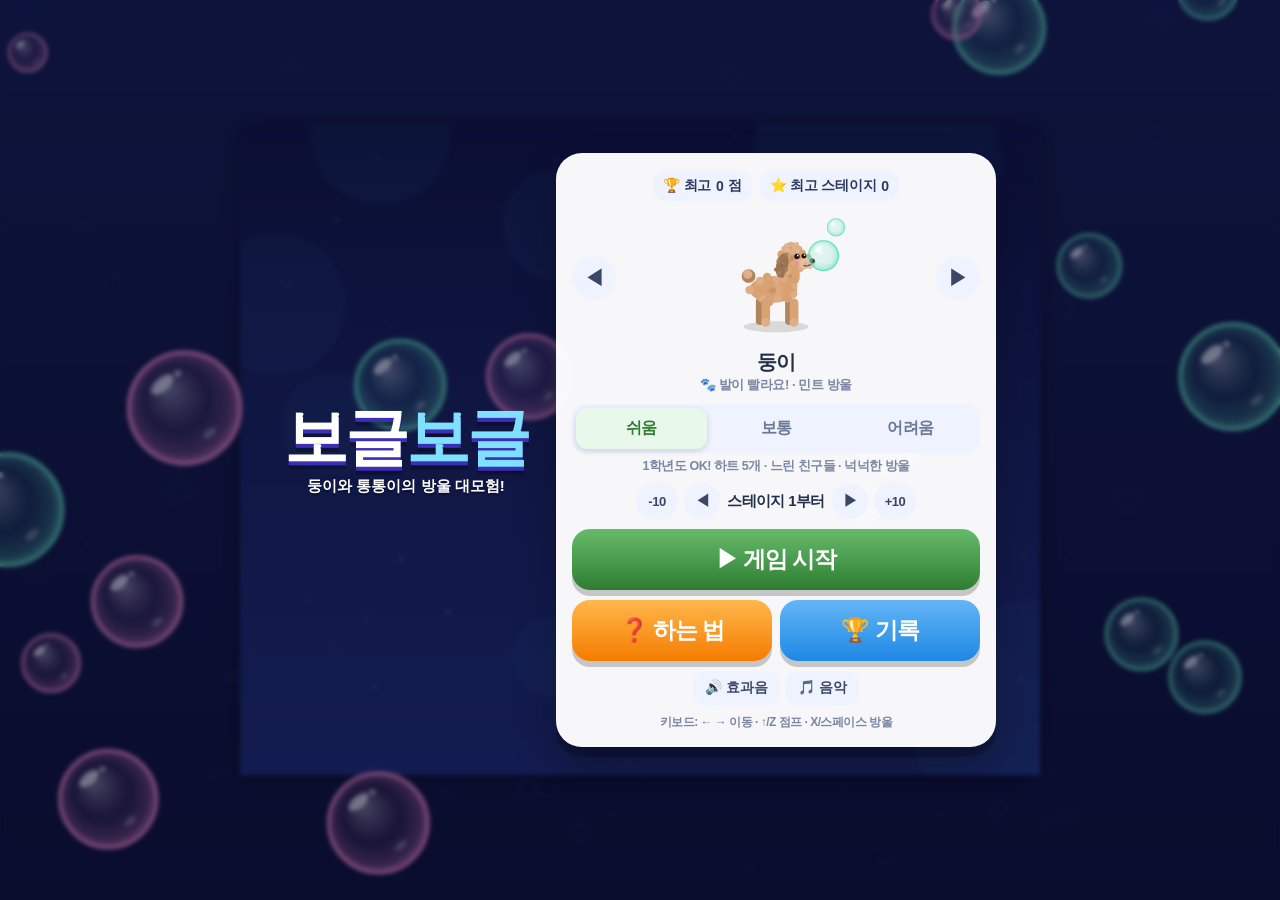
<file: bubble/index.html>
<!DOCTYPE html>
<html lang="ko">
<head>
<meta charset="utf-8">
<meta name="viewport" content="width=device-width,initial-scale=1,maximum-scale=1,user-scalable=no,viewport-fit=cover">
<meta name="theme-color" content="#2b2d7a">
<meta name="apple-mobile-web-app-capable" content="yes">
<meta name="mobile-web-app-capable" content="yes">
<link rel="manifest" href="manifest.webmanifest">
<link rel="apple-touch-icon" href="icon-192.png">
<title>둥이·통통이 보글보글</title>
<style>
*{box-sizing:border-box;margin:0;padding:0;-webkit-tap-highlight-color:transparent}
html,body{width:100%;height:100%;overflow:hidden;background:#1b1d55;font-family:-apple-system,BlinkMacSystemFont,"Apple SD Gothic Neo","Malgun Gothic","Noto Sans KR",sans-serif;color:#fff;user-select:none;-webkit-user-select:none;touch-action:none;overscroll-behavior:none}
canvas#cv{position:fixed;left:0;top:0;width:100vw;height:100vh;height:100dvh;display:block}
#probe{position:fixed;left:0;top:0;width:0;height:0;padding-top:env(safe-area-inset-top);padding-bottom:env(safe-area-inset-bottom);padding-left:env(safe-area-inset-left);padding-right:env(safe-area-inset-right);visibility:hidden;pointer-events:none}
button{font-family:inherit;border:none;cursor:pointer;color:inherit;white-space:nowrap}
.hide{display:none!important}
/* HUD */
#hud{position:fixed;left:0;right:0;top:0;padding:calc(env(safe-area-inset-top) + 6px) 10px 0;pointer-events:none}
#hudRow{display:flex;align-items:center;gap:8px}
#btnPause{pointer-events:auto;width:42px;height:42px;border-radius:14px;background:rgba(255,255,255,.16);font-size:18px;font-weight:900;flex:none}
#hudMid{flex:1;text-align:center;line-height:1.05;min-width:0}
#hScore{font-size:clamp(22px,6.6vw,30px);font-weight:900;letter-spacing:-.5px;text-shadow:0 2px 0 rgba(0,0,0,.35);white-space:nowrap}
#hInfo{font-size:12.5px;font-weight:800;opacity:.85;white-space:nowrap;letter-spacing:-.3px}
#hInfo i{font-style:normal}
#hRight{flex:none;display:flex;flex-direction:column;align-items:flex-end;gap:3px;min-width:42px}
#hHearts{font-size:17px;letter-spacing:-1px;white-space:nowrap;text-align:right}
#hExt{display:flex;gap:2px}
#hExt span{width:17px;height:17px;border-radius:50%;font-size:11px;font-weight:900;display:flex;align-items:center;justify-content:center;background:rgba(255,255,255,.12);color:rgba(255,255,255,.35);box-shadow:inset 0 0 0 1.5px rgba(255,255,255,.25)}
#hExt span.on{color:#fff;box-shadow:inset 0 0 0 1.5px rgba(255,255,255,.8),0 0 6px rgba(255,255,255,.5)}
#banner{position:fixed;left:0;right:0;top:34%;text-align:center;font-weight:900;font-size:clamp(28px,8.5vw,46px);text-shadow:0 3px 0 rgba(0,0,0,.4),0 0 18px rgba(80,120,255,.6);pointer-events:none;opacity:0;letter-spacing:-1px;white-space:nowrap;z-index:5}
#banner small{display:block;font-size:.48em;margin-top:6px;opacity:.95}
#banner.show{animation:ban 1.8s ease-out forwards}
@keyframes ban{0%{opacity:0;transform:scale(.6)}12%{opacity:1;transform:scale(1.12)}22%{transform:scale(1)}80%{opacity:1}100%{opacity:0;transform:translateY(-30px)}}
/* controls */
#ctrl{position:fixed;left:0;right:0;bottom:0;height:calc(env(safe-area-inset-bottom) + 182px);pointer-events:none}
#dpad{position:absolute;left:12px;bottom:calc(env(safe-area-inset-bottom) + 18px);width:min(42vw,190px);height:132px;pointer-events:auto;display:flex;gap:6px;touch-action:none}
#dpad div{flex:1;border-radius:26px;background:linear-gradient(#ffd166,#f4a226);box-shadow:0 7px 0 rgba(0,0,0,.3);display:flex;align-items:center;justify-content:center;font-size:clamp(34px,10vw,46px);font-weight:900;color:#7a4a00;transition:transform .05s}
#dpad div.down{transform:translateY(5px);box-shadow:0 2px 0 rgba(0,0,0,.3);filter:brightness(1.12)}
.abtn{position:absolute;bottom:calc(env(safe-area-inset-bottom) + 18px);width:min(23vw,104px);height:min(23vw,104px);border-radius:50%;pointer-events:auto;font-weight:900;font-size:clamp(16px,4.6vw,20px);letter-spacing:-.5px;display:flex;flex-direction:column;align-items:center;justify-content:center;gap:2px;box-shadow:0 7px 0 rgba(0,0,0,.3);touch-action:none;transition:transform .05s}
.abtn .ic{font-size:clamp(24px,7vw,32px);line-height:1}
.abtn.down{transform:translateY(5px);box-shadow:0 2px 0 rgba(0,0,0,.3);filter:brightness(1.12)}
#btnJump{right:calc(min(23vw,104px) + 18px);background:linear-gradient(#7be38a,#2e9e48)}
#btnSkill{position:absolute;right:calc(min(23vw,104px) + 34px);bottom:calc(env(safe-area-inset-bottom) + 30px + min(23vw,104px));width:68px;height:68px;border-radius:50%;pointer-events:auto;background:linear-gradient(#e6f6ff,#9ad7ff);color:#1a5b8a;font-weight:900;font-size:13px;letter-spacing:-.5px;display:flex;flex-direction:column;align-items:center;justify-content:center;box-shadow:0 5px 0 rgba(0,0,0,.25);touch-action:none;white-space:nowrap;line-height:1.05}
#btnSkill .ic{font-size:24px}
#btnSkill.wait{background:linear-gradient(#cfd6df,#9aa6b4);color:#4a5566;opacity:.8}
#btnSkill.on{background:linear-gradient(#fff,#c7f0ff);animation:pulse .5s infinite alternate}
#btnFire{right:12px;bottom:calc(env(safe-area-inset-bottom) + 52px);background:linear-gradient(#7fd8ff,#2c86e0)}
/* screens */
.screen{position:fixed;inset:0;display:flex;flex-direction:column;align-items:center;justify-content:safe center;overflow-y:auto;-webkit-overflow-scrolling:touch;touch-action:pan-y;padding:calc(env(safe-area-inset-top) + 14px) 16px calc(env(safe-area-inset-bottom) + 14px);background:rgba(10,12,50,.45);backdrop-filter:blur(2px);-webkit-backdrop-filter:blur(2px);z-index:10}
.panel{background:rgba(255,255,255,.97);color:#24304a;border-radius:26px;padding:16px;width:min(92vw,420px);box-shadow:0 10px 0 rgba(0,0,0,.2),0 20px 40px rgba(0,0,0,.3);text-align:center}
.title{font-size:clamp(40px,12.5vw,60px);font-weight:900;letter-spacing:-3px;line-height:1.05;color:#fff;text-shadow:0 4px 0 #3b2fb8,0 8px 0 rgba(0,0,0,.25);white-space:nowrap}
.title span{color:#7fe0ff}
.sub{color:#fff;font-weight:800;margin-top:6px;text-shadow:0 2px 0 rgba(0,0,0,.3);font-size:15px;white-space:nowrap}
.big{width:100%;padding:15px 10px;border-radius:18px;font-size:clamp(19px,5.6vw,23px);font-weight:900;letter-spacing:-1px;box-shadow:0 6px 0 rgba(0,0,0,.2);margin-top:10px}
.big:active{transform:translateY(4px);box-shadow:0 2px 0 rgba(0,0,0,.2)}
.b-go{background:linear-gradient(#66bb6a,#2e7d32);color:#fff}
.b-blue{background:linear-gradient(#64b5f6,#1e88e5);color:#fff}
.b-org{background:linear-gradient(#ffb74d,#f57c00);color:#fff}
.b-gray{background:#e3e8f2;color:#3a4766}
.b-pink{background:linear-gradient(#f48fb1,#d81b60);color:#fff}
.row{display:flex;gap:8px}
.row>*{flex:1}
.stat{display:flex;justify-content:center;gap:8px;margin:2px 0 2px;flex-wrap:nowrap}
.chip{background:#eef3ff;border-radius:12px;padding:6px 10px;font-weight:900;font-size:14px;display:flex;align-items:center;gap:5px;white-space:nowrap;color:#2b3a5e;letter-spacing:-.3px}
#preview{display:block;margin:0 auto;width:150px;height:150px}
.pvRow{display:flex;align-items:center;justify-content:center;gap:6px}
.arrow{width:44px;height:44px;border-radius:50%;background:#eef3ff;color:#3a4766;font-size:20px;font-weight:900}
#pvName{font-weight:900;font-size:20px;margin-top:-4px;letter-spacing:-.5px;white-space:nowrap}
#pvDesc{font-size:13px;font-weight:800;color:#7a86a3;white-space:nowrap;letter-spacing:-.4px}
.seg{display:flex;background:#eef3ff;border-radius:14px;padding:4px;gap:4px}
.seg button{flex:1;padding:10px 0;border-radius:11px;font-weight:900;font-size:16px;color:#6b7896;background:transparent;letter-spacing:-.5px}
.seg button.on{background:#fff;color:#2b3a5e;box-shadow:0 2px 6px rgba(0,0,0,.15)}
#diffSeg button[data-d="0"].on{background:#e8f8ea;color:#2e7d32}
#diffSeg button[data-d="2"].on{background:#ffebee;color:#c62828}
#diffDesc{font-size:12.5px;font-weight:800;color:#7a86a3;margin-top:5px;white-space:nowrap;letter-spacing:-.5px}
#stRow{display:flex;align-items:center;justify-content:center;gap:6px;margin-top:8px;font-weight:900;font-size:15px;white-space:nowrap}
#stRow button{width:36px;height:36px;border-radius:50%;background:#eef3ff;color:#3a4766;font-weight:900;font-size:15px}
#stRow b{min-width:100px;display:inline-block;letter-spacing:-.6px}
#stRow #stPrev10,#stRow #stNext10{width:42px;border-radius:18px;font-size:13px;letter-spacing:-.5px}
.tog{display:flex;gap:6px;justify-content:center;margin-top:10px}
.tog button{background:#eef3ff;color:#3a4766;border-radius:12px;padding:8px 12px;font-weight:900;font-size:14px}
.tog button.off{opacity:.45}
.hint{font-size:12px;color:#7a86a3;margin-top:9px;font-weight:700;white-space:nowrap;letter-spacing:-.5px}
#overScore{font-size:56px;font-weight:900;color:#1e88e5;line-height:1;letter-spacing:-2px}
#toast{position:fixed;left:50%;bottom:24%;transform:translateX(-50%);background:rgba(20,30,60,.9);padding:10px 16px;border-radius:14px;font-weight:900;font-size:15px;opacity:0;transition:opacity .25s;pointer-events:none;z-index:60;white-space:nowrap}
#toast.show{opacity:1}
.rtabs{display:flex;gap:5px;margin-top:8px}
.rtabs button{flex:1;padding:9px 0;border-radius:12px;background:#eef3ff;color:#6b7896;font-weight:900;font-size:13.5px;letter-spacing:-.6px}
.rtabs button.on{background:#1e88e5;color:#fff}
#recList{list-style:none;margin-top:8px;max-height:52vh;overflow-y:auto}
#recList li{display:flex;align-items:center;gap:8px;padding:8px 10px;border-radius:12px;font-weight:800;font-size:15px;white-space:nowrap}
#recList li:nth-child(odd){background:#f2f6ff}
#recList .rk{width:26px;font-weight:900;color:#1e88e5}
#recList .sc{flex:1;text-align:left;font-weight:900;font-size:16px;overflow:hidden;text-overflow:ellipsis}
#recList .cn{color:#6b7896;font-size:12.5px;letter-spacing:-.4px}
#regName{width:100%;font-size:22px;font-weight:900;text-align:center;padding:12px;border-radius:14px;border:3px solid #cfd8ea;margin-top:10px;font-family:inherit;color:#24304a}
#regName:focus{outline:none;border-color:#1e88e5}
.newb{display:inline-block;background:#ff1744;color:#fff;border-radius:8px;padding:2px 8px;font-size:13px;font-weight:900;margin-left:6px;vertical-align:middle;animation:pulse .7s infinite alternate}
@keyframes pulse{to{transform:scale(1.12)}}
/* 가로 화면 (갤럭시탭 등) */
@media (orientation:landscape){
  #menu{flex-direction:row;gap:28px;justify-content:center}
  #menu .title{font-size:clamp(40px,6vw,64px)}
  #menu>.ttl{display:flex;flex-direction:column;align-items:center}
  #menu .panel{margin-top:0!important;width:min(48vw,440px)}
  #ctrl{height:100%}
  #dpad{left:max(14px,env(safe-area-inset-left));width:min(20vw,200px);height:min(30vh,150px);bottom:calc(env(safe-area-inset-bottom) + 22px)}
  .abtn{width:min(10vw,110px);height:min(10vw,110px)}
  #btnFire{right:max(14px,env(safe-area-inset-right));bottom:calc(env(safe-area-inset-bottom) + 22px + min(10vw,110px) + 14px)}
  #btnJump{right:max(14px,env(safe-area-inset-right));bottom:calc(env(safe-area-inset-bottom) + 22px)}
  #btnSkill{right:auto;left:max(20px,env(safe-area-inset-left));bottom:calc(env(safe-area-inset-bottom) + 34px + min(30vh,150px))}
  #hud{padding-left:max(10px,env(safe-area-inset-left));padding-right:max(10px,env(safe-area-inset-right))}
  #hudRow{align-items:flex-start}
  #hudMid{text-align:left;flex:none}
  #hInfo span{display:block;margin-top:2px}
  #hInfo i{display:none}
  #hudRow>#hRight{margin-left:auto}
  #menu{align-items:safe center}
}
@media (orientation:landscape) and (max-height:560px){
  #preview{width:84px;height:84px}
  #menu .stat,#menu .hint{display:none}
  #menu .panel .seg{margin-top:6px!important}
  #stRow{margin-top:4px}
  #stRow button{width:30px;height:30px}
  .tog{margin-top:6px}
  .tog button{padding:6px 10px}
  .big{padding:10px 10px;font-size:18px;margin-top:7px}
  .panel{padding:12px}
  #banner{top:24%}
  .abtn{width:min(13vh,80px);height:min(13vh,80px);font-size:15px}
  .abtn .ic{font-size:22px}
  #btnFire{bottom:calc(env(safe-area-inset-bottom) + 22px + min(13vh,80px) + 12px)}
  #dpad{height:min(28vh,110px);width:min(22vw,180px)}
}
</style>
</head>
<body>
<canvas id="cv"></canvas>
<div id="probe"></div>

<div id="hud" class="hide">
  <div id="hudRow">
    <button id="btnPause" aria-label="일시정지">II</button>
    <div id="hudMid"><div id="hScore">0</div><div id="hInfo">스테이지 1 · 최고 0</div></div>
    <div id="hRight"><div id="hHearts">❤️❤️❤️</div><div id="hExt"></div></div>
  </div>
</div>
<div id="banner"></div>

<div id="ctrl" class="hide">
  <div id="dpad"><div data-k="left">◀</div><div data-k="right">▶</div></div>
  <button class="abtn" id="btnJump"><span class="ic">⤒</span>점프</button>
  <button class="abtn" id="btnFire"><span class="ic">🫧</span>방울</button>
  <button id="btnSkill" class="hide"><span class="ic">👻</span><span id="skillTxt">투명</span></button>
</div>

<!-- MENU -->
<div id="menu" class="screen">
  <div class="ttl"><div class="title">보글<span>보글</span></div>
  <div class="sub">둥이와 통통이의 방울 대모험!</div></div>
  <div class="panel" style="margin-top:14px">
    <div class="stat">
      <div class="chip">🏆 최고 <span id="mBest">0</span>점</div>
      <div class="chip">⭐ 최고 스테이지 <span id="mStage">0</span></div>
    </div>
    <div class="pvRow">
      <button class="arrow" id="pvPrev">◀</button>
      <canvas id="preview" width="300" height="300"></canvas>
      <button class="arrow" id="pvNext">▶</button>
    </div>
    <div id="pvName">둥이</div>
    <div id="pvDesc">발이 빨라요!</div>
    <div class="seg" id="diffSeg" style="margin-top:10px">
      <button data-d="0">쉬움</button><button data-d="1">보통</button><button data-d="2">어려움</button>
    </div>
    <div id="diffDesc"></div>
    <div id="stRow"><button id="stPrev10">-10</button><button id="stPrev">◀</button><b id="stLbl">스테이지 1부터</b><button id="stNext">▶</button><button id="stNext10">+10</button></div>
    <button class="big b-go" id="btnStart">▶ 게임 시작</button>
    <div class="row">
      <button class="big b-org" id="btnHow">❓ 하는 법</button>
      <button class="big b-blue" id="btnRec">🏆 기록</button>
    </div>
    <div class="tog"><button id="tgSnd">🔊 효과음</button><button id="tgBgm">🎵 음악</button></div>
    <div class="hint">키보드: ← → 이동 · ↑/Z 점프 · X/스페이스 방울</div>
  </div>
</div>

<!-- HOW -->
<div id="how" class="screen hide">
  <div class="panel" style="text-align:left">
    <div style="font-size:22px;font-weight:900;text-align:center;white-space:nowrap">❓ 이렇게 해요</div>
    <div style="font-weight:800;font-size:15.5px;line-height:1.65;margin-top:8px;letter-spacing:-.4px">
      🫧 <b>방울</b> 버튼으로 방울을 쏴요<br>
      👾 방울에 맞은 친구는 방울에 갇혀요<br>
      💥 갇힌 방울에 몸을 대면 <b>펑!</b> 터져요<br>
      🍒 터진 자리에서 나온 과일을 먹으면 점수!<br>
      🔗 방울이 붙어 있으면 한꺼번에 터져요 (점수 2배)<br>
      ⤒ <b>점프</b>를 누른 채 방울 위에 떨어지면 통통 튀어요<br>
      ⬇ 바닥 가운데 구멍으로 떨어지면 위에서 나와요<br>
      ⏰ 갇힌 친구는 시간이 지나면 화가 나서 나와요<br>
      🔤 <b>E·X·T·E·N·D</b> 글자 방울 6개를 모으면 하트 +1<br>
      ⚡ <b>번개 방울</b>: 터뜨리면 앞으로 번개가 날아가요<br>
      💧 <b>물 방울</b>: 터뜨리면 물이 쏟아져 친구들을 쓸어가요<br>
      🥛 우유는 <b>👻 투명</b> 버튼: 30초 동안 무적!<br>
      🦄 유니는 <b>날기</b> 버튼을 누르고 있으면 하늘을 날아요<br>
      ⏰ 시계=친구들 멈춤 · ☂️ 우산=스테이지 건너뛰기<br>
      🧪 물약=과일 비 · 👟 운동화=빨라짐 · 🍬 사탕=방울 멀리
    </div>
    <button class="big b-go" id="howBack">알겠어요!</button>
  </div>
</div>

<!-- RECORDS -->
<div id="rec" class="screen hide">
  <div class="panel">
    <div style="font-size:24px;font-weight:900;letter-spacing:-1px;white-space:nowrap">🏆 기록</div>
    <div class="rtabs" id="recTabs"><button data-t="me">📒 내 기록</button><button data-t="0">🌍 쉬움</button><button data-t="1">🌍 보통</button><button data-t="2">🌍 어려움</button></div>
    <ul id="recList"></ul>
    <button class="big b-gray" id="recBack">돌아가기</button>
  </div>
</div>

<!-- GAME OVER -->
<div id="over" class="screen hide">
  <div class="panel">
    <div id="overTitle" style="font-size:24px;font-weight:900;letter-spacing:-1px;white-space:nowrap">앗! 하트가 없어요</div>
    <div style="margin-top:6px;font-weight:800;color:#6b7896" id="overSub">스테이지 1까지 갔어요</div>
    <div id="overScore">0</div>
    <div class="stat" style="margin-top:8px">
      <div class="chip">🏆 최고 <span id="oBest">0</span></div>
    </div>
    <div class="row"><button class="big b-pink" id="btnCont">▶ 이어하기</button><button class="big b-go" id="btnRetry">↻ 다시 하기</button></div>
    <button class="big b-blue" id="btnReg">🏅 랭킹에 이름 올리기</button>
    <button class="big b-gray" id="oMenu">🏠 처음으로</button>
  </div>
</div>

<!-- ENDING -->
<div id="ending" class="screen hide">
  <div class="panel">
    <div style="font-size:26px;font-weight:900;letter-spacing:-1px;white-space:nowrap">🎉 모두 구했어요!</div>
    <canvas id="endCv" width="400" height="200" style="width:200px;height:100px;display:block;margin:6px auto 0"></canvas>
    <div style="font-weight:800;color:#6b7896;font-size:14px;white-space:nowrap;letter-spacing:-.4px">친구들이 100개 스테이지를 다 깼어요</div>
    <div id="endScore" style="font-size:46px;font-weight:900;color:#1e88e5;letter-spacing:-2px;line-height:1.1">0</div>
    <div id="endSub" style="font-weight:800;color:#6b7896;font-size:13px;white-space:nowrap">보통</div>
    <button class="big b-pink" id="endMore">▶ 다음 바퀴 도전 (더 빨라요)</button>
    <button class="big b-blue" id="endFinish">🏅 여기서 끝내고 기록 남기기</button>
  </div>
</div>

<!-- PAUSE -->
<div id="pause" class="screen hide">
  <div class="panel">
    <div style="font-size:26px;font-weight:900">잠깐 쉬는 중</div>
    <button class="big b-go" id="btnResume">▶ 계속하기</button>
    <button class="big b-gray" id="btnQuit">🏠 처음으로</button>
  </div>
</div>

<div id="reg" class="screen hide" style="z-index:26">
  <div class="panel">
    <div style="font-size:22px;font-weight:900;letter-spacing:-.5px;white-space:nowrap">🏅 랭킹 등록</div>
    <div id="regInfo" style="font-weight:800;color:#6b7896;margin-top:4px;white-space:nowrap">12000점 · 보통</div>
    <input id="regName" maxlength="10" placeholder="이름을 써 주세요" autocomplete="off">
    <div class="row"><button class="big b-gray" id="regCancel">취소</button><button class="big b-go" id="regOk">등록하기</button></div>
  </div>
</div>
<div id="exitAsk" class="screen hide" style="z-index:40">
  <div class="panel">
    <div style="font-size:24px;font-weight:900;letter-spacing:-.5px;white-space:nowrap">게임을 종료하시겠습니까?</div>
    <div class="row" style="margin-top:6px"><button class="big b-go" id="exitNo">계속하기</button><button class="big b-gray" id="exitYes">종료</button></div>
  </div>
</div>
<div id="toast"></div>

<script>
'use strict';
/* ================= 기본 ================= */
const $=id=>document.getElementById(id);
const cv=$('cv'), g=cv.getContext('2d');
const COLS=32, ROWS=26, GAP0=14, GAP1=18;
let W=0,H=0,DPR=1,T=12,FX=0,FY=0,LAND=false;
const rand=(a,b)=>a+Math.random()*(b-a);
const clamp=(v,a,b)=>v<a?a:v>b?b:v;
const pick=a=>a[(Math.random()*a.length)|0];

/* ================= 저장 ================= */
const SKEY='bubble_bobble_v1';
const save={char:0,diff:0,best:0,maxStage:[1,1,1],startStage:1,records:[],sound:true,music:true,lastName:'',pending:[]};
try{const s=JSON.parse(localStorage.getItem(SKEY)); if(s) Object.assign(save,s);}catch(e){}
if(!Array.isArray(save.maxStage)) save.maxStage=[1,1,1];
function persist(){try{localStorage.setItem(SKEY,JSON.stringify(save));}catch(e){}}

/* 무한의 계단에서 넣은 얼굴 사진을 같이 씀 (같은 주소라서 그대로 공유) */
const faceImgs={};
try{ const fd=JSON.parse(localStorage.getItem('infinite_stairs_faces'))||{};
  ['dungi','tongtong_king'].forEach(k=>{ if(fd[k]){ const im=new Image(); im.onload=()=>{faceImgs[k]=im; drawPreview();}; im.src=fd[k]; } }); }catch(e){}

/* ================= 그리기 도구 ================= */
function rr(G,x,y,w,h,r){r=Math.max(0,Math.min(r,w/2,h/2));G.beginPath();G.moveTo(x+r,y);G.arcTo(x+w,y,x+w,y+h,r);G.arcTo(x+w,y+h,x,y+h,r);G.arcTo(x,y+h,x,y,r);G.arcTo(x,y,x+w,y,r);G.closePath();}
function box(G,col,x,y,w,h,r){G.fillStyle=col;rr(G,x,y,w,h,r||0);G.fill();}
function circ(G,col,x,y,r){G.fillStyle=col;G.beginPath();G.arc(x,y,r,0,Math.PI*2);G.fill();}
function ell(G,col,x,y,rx,ry,rot){G.fillStyle=col;G.beginPath();G.ellipse(x,y,rx,ry,rot||0,0,Math.PI*2);G.fill();}
function poly(G,col,pts){G.fillStyle=col;G.beginPath();G.moveTo(pts[0],pts[1]);for(let i=2;i<pts.length;i+=2)G.lineTo(pts[i],pts[i+1]);G.closePath();G.fill();}
const shadeCache={};
function shade(hex,amt){
  const k=hex+amt; if(shadeCache[k]) return shadeCache[k];
  let r,gg,b;
  if(hex[0]==='r'){ const m=hex.match(/\d+/g); r=+m[0]; gg=+m[1]; b=+m[2]; }
  else { let c=hex.replace('#',''); if(c.length===3) c=c.split('').map(ch=>ch+ch).join(''); const n=parseInt(c,16); r=n>>16; gg=n>>8&255; b=n&255; }
  if(amt<0){r*=1+amt;gg*=1+amt;b*=1+amt;} else {r+=(255-r)*amt;gg+=(255-gg)*amt;b+=(255-b)*amt;}
  return shadeCache[k]=`rgb(${r|0},${gg|0},${b|0})`;
}
const aCache={};
function hexA(hex,a){ const k=hex+a; if(aCache[k]) return aCache[k]; const n=parseInt(hex.slice(1),16); return aCache[k]=`rgba(${n>>16},${n>>8&255},${n&255},${a})`; }
function star(G,col,x,y,r){G.fillStyle=col;G.beginPath();for(let i=0;i<10;i++){const a=-Math.PI/2+i*Math.PI/5,rr2=i%2?r*0.45:r;G.lineTo(x+Math.cos(a)*rr2,y+Math.sin(a)*rr2);}G.closePath();G.fill();}
function heart(G,col,x,y,r){G.fillStyle=col;G.beginPath();G.moveTo(x,y+r*0.9);G.bezierCurveTo(x-r*1.6,y-r*0.2,x-r*0.6,y-r*1.3,x,y-r*0.4);G.bezierCurveTo(x+r*0.6,y-r*1.3,x+r*1.6,y-r*0.2,x,y+r*0.9);G.fill();}
function curly(G,col,x,y,rx,ry,n,seed){
  ell(G,col,x,y,rx,ry,0);
  for(let k=0;k<n;k++){ const a=k/n*Math.PI*2+seed, q=0.85+0.15*Math.sin(k*2.3+seed); circ(G,k%2?col:shade(col,0.12),x+Math.cos(a)*rx*q,y+Math.sin(a)*ry*q,Math.min(rx,ry)*0.32); }
  for(let k=0;k<n*0.6;k++){ const a=k*2.4+seed, r=0.5*((k*37)%10)/10; circ(G,shade(col,(k%3-1)*0.08),x+Math.cos(a)*rx*r,y+Math.sin(a)*ry*r,Math.min(rx,ry)*0.22); }
}
function terry(G,col,x,y,rx,ry,n,seed){
  ell(G,col,x,y,rx,ry,0);
  for(let k=0;k<n;k++){ const a=k*2.399+seed, r=Math.sqrt(((k*0.618+seed)%1)); const px=x+Math.cos(a)*rx*r*0.92, py=y+Math.sin(a)*ry*r*0.92;
    circ(G,k%3===0?shade(col,0.12):k%3===1?shade(col,-0.06):shade(col,0.04),px,py,Math.min(rx,ry)*0.07); }
}
let curFace=1;
function photoHead(G,id,cx,cy,w,r){
  const im=faceImgs[id]; if(!im) return false;
  G.save(); G.translate(cx,cy); if(curFace<0) G.scale(-1,1);
  rr(G,-w/2,-w/2,w,w,r); G.save(); G.clip(); G.drawImage(im,-w/2,-w/2,w,w); G.restore();
  G.lineWidth=w*0.04; G.strokeStyle='rgba(0,0,0,.25)'; G.stroke(); G.restore(); return true;
}

/* ================= 캐릭터 ================= */
const CHARS=[
  {id:'dungi',name:'둥이',desc:'🐾 발이 빨라요! · 민트 방울',fur:'#d9a273',spd:7.6,jump:22.4,float:false,bub:'#5fe0b5',dog:true,face:'dungi',treat:'bone'},
  {id:'tongtong',name:'통통이',desc:'🐰 점프가 높고 둥실 떠요! · 분홍 방울',fur:'#cbbfaa',spd:6.6,jump:23.6,float:true,bub:'#ff8fc8',plush:true,face:'tongtong_king',treat:'carrot'},
  {id:'bora',name:'보라돌이',desc:'💜 방울이 크고 멀리 가요! · 보라 방울',fur:'#a678e8',spd:7.0,jump:23.0,float:false,bub:'#b57cff',bora:true,face:'bora',treat:'grape',bigBub:1.2},
  {id:'trang',name:'트랑이',desc:'🐊 방울을 빨리빨리 쏴요! · 연두 방울',fur:'#8cc63f',spd:7.2,jump:22.8,float:false,bub:'#8ee04f',trang:true,face:'trang',treat:'fishy',fastFire:0.7},
  {id:'uni',name:'유니',desc:'🦄 하늘을 훨훨 날아요! · 핑크 방울',fur:'#f6b8c6',spd:7.0,jump:22.4,float:false,fly:true,bub:'#f59ae6',uni:true,face:'uni',treat:'strawberry'},
  {id:'milk',name:'우유',desc:'🥛 투명 변신! 30초 동안 무적 · 하늘 방울',fur:'#fbf8f1',spd:7.3,jump:22.6,float:false,bub:'#8fd3ff',milk:true,face:'milk',treat:'milkItem',ghost:true},
];
function drawPlush(G,c,u,t,walk){
  const f=c.fur, dk=shade(f,-0.15), dirt='#a3a68f';
  const hop=Math.abs(walk)*u*0.5;
  G.translate(0,-hop);
  terry(G,dk,-1.0*u,-1.0*u,0.75*u,1.25*u,10,0.3); terry(G,f,1.0*u,-1.0*u,0.8*u,1.3*u,10,0.7);
  G.save(); G.translate(-1.9*u,-5.2*u); G.rotate(0.25-walk*0.3); terry(G,dk,0,1.4*u,0.55*u,1.6*u,9,0.2); G.restore();
  terry(G,f,0,-3.9*u,2.35*u,2.85*u,46,1.1);
  G.save(); G.translate(1.9*u,-5.2*u); G.rotate(-0.25+walk*0.3); terry(G,f,0,1.4*u,0.55*u,1.6*u,9,0.9); G.restore();
  G.save(); G.translate(-0.7*u,-8.6*u); G.rotate(-0.35+Math.sin(t*3)*0.05); terry(G,dk,0,-1.3*u,0.6*u,1.6*u,12,0.5); G.restore();
  const hx=0.3*u, hy=-7.4*u;
  if(faceImgs[c.face]){ photoHead(G,c.face,hx,hy,3.6*u,1.8*u); }
  else {
    terry(G,f,hx,hy,1.85*u,1.75*u,30,2.2);
    circ(G,'#111',hx-0.4*u,hy-0.3*u,0.24*u); circ(G,'#111',hx+0.9*u,hy-0.1*u,0.22*u);
    circ(G,'#fff',hx-0.32*u,hy-0.4*u,0.08*u); circ(G,'#fff',hx+0.98*u,hy-0.2*u,0.07*u);
    G.fillStyle='#c4aaa4'; G.beginPath(); G.moveTo(hx-0.15*u,hy+0.2*u); G.quadraticCurveTo(hx+0.55*u,hy-0.05*u,hx+1.15*u,hy+0.3*u); G.quadraticCurveTo(hx+0.65*u,hy+1.05*u,hx+0.3*u,hy+0.95*u); G.closePath(); G.fill();
    G.strokeStyle='#222'; G.lineWidth=u*0.09; G.lineCap='round'; G.beginPath(); G.moveTo(hx-0.25*u,hy+1.05*u); G.lineTo(hx+0.05*u,hy+1.2*u); G.lineTo(hx+0.3*u,hy+1.0*u); G.lineTo(hx+0.55*u,hy+1.15*u); G.stroke();
    G.globalAlpha=0.35; circ(G,'#ff7aa8',hx+1.15*u,hy+0.45*u,0.3*u); G.globalAlpha=1;
  }
  G.save(); G.translate(hx+1.5*u,hy-0.6*u); G.rotate(-0.35+Math.sin(t*4)*0.08); terry(G,f,0.2*u,1.7*u,0.65*u,1.9*u,14,1.7); ell(G,dirt,0.3*u,3.0*u,0.45*u,0.55*u,0); G.restore();
}
function drawDog(G,c,u,t,walk){
  const f=c.fur, dk=shade(f,-0.18), lt=shade(f,0.15);
  const lw=walk*u*0.8;
  circ(G,dk,-3.0*u,-5.6*u+Math.sin(t*12)*0.25*u,0.75*u); circ(G,lt,-3.1*u,-5.8*u+Math.sin(t*12)*0.25*u,0.5*u);
  box(G,dk,-2.2*u+lw*0.3,-3.0*u,0.9*u,3.0*u,0.4*u); box(G,dk,1.0*u-lw*0.3,-3.0*u,0.9*u,3.0*u,0.4*u);
  curly(G,f,-0.3*u,-3.9*u,2.6*u,1.45*u,14,0.4);
  box(G,f,-1.6*u-lw*0.3,-2.9*u,0.95*u,2.9*u,0.45*u); box(G,f,1.5*u+lw*0.3,-2.9*u,0.95*u,2.9*u,0.45*u);
  circ(G,lt,-1.12*u-lw*0.3,-0.3*u,0.5*u); circ(G,lt,1.97*u+lw*0.3,-0.3*u,0.5*u);
  curly(G,f,1.6*u,-5.4*u,1.0*u,1.3*u,8,1.1);
  const hx=1.9*u, hy=-7.2*u;
  curly(G,f,hx,hy,1.55*u,1.4*u,12,2.0);
  curly(G,lt,hx-0.2*u,hy-1.25*u,0.95*u,0.6*u,8,0.7);
  G.save(); G.translate(hx-1.0*u,hy-0.3*u); G.rotate(0.25+Math.sin(t*3)*0.05); curly(G,shade(f,-0.28),0,1.0*u,0.65*u,1.35*u,8,0.3); G.restore();
  if(faceImgs[c.face]){ photoHead(G,c.face,hx+0.2*u,hy,3.4*u,1.7*u); return; }
  curly(G,shade(f,0.3),hx+1.35*u,hy+0.45*u,0.85*u,0.6*u,7,0.9);
  ell(G,'#2b2220',hx+2.05*u,hy+0.2*u,0.33*u,0.27*u,0); circ(G,'rgba(255,255,255,.6)',hx+2.0*u,hy+0.1*u,0.08*u);
  G.strokeStyle='#5d4037'; G.lineWidth=u*0.12; G.lineCap='round'; G.beginPath(); G.moveTo(hx+1.95*u,hy+0.5*u); G.quadraticCurveTo(hx+1.6*u,hy+0.85*u,hx+1.15*u,hy+0.7*u); G.stroke();
  const bl=((t*1.1)%4)<0.08;
  if(bl){ box(G,'#1b1210',hx+0.15*u,hy-0.35*u,0.5*u,0.12*u); box(G,'#1b1210',hx+0.95*u,hy-0.4*u,0.45*u,0.12*u); }
  else { circ(G,'#1b1210',hx+0.4*u,hy-0.3*u,0.3*u); circ(G,'#1b1210',hx+1.15*u,hy-0.35*u,0.27*u); circ(G,'#fff',hx+0.48*u,hy-0.4*u,0.1*u); circ(G,'#fff',hx+1.22*u,hy-0.45*u,0.09*u); }
  G.globalAlpha=0.3; circ(G,'#ff6b9a',hx+0.5*u,hy+0.45*u,0.3*u); G.globalAlpha=1;
}
/* 보라돌이 — 리안이 그림: 큰 귀 토끼, 동그란 얼굴, 양팔 벌린 별 모양 몸, 배에 동그라미 */
function drawBora(G,c,u,t,walk){
  const m=c.fur, lt='#c9a8f5', dk='#5b3a9e', inner='#f0d2ff', belly='#ece0ff';
  const ol=u*0.2;
  const sh=(x,y,rx,ry,rot,col)=>{ const gr=G.createRadialGradient(x-rx*0.35,y-ry*0.4,Math.min(rx,ry)*0.1,x,y,Math.max(rx,ry)); gr.addColorStop(0,shade(col,0.25)); gr.addColorStop(1,col);
    G.fillStyle=gr; G.beginPath(); G.ellipse(x,y,rx,ry,rot||0,0,Math.PI*2); G.fill(); G.lineWidth=ol; G.strokeStyle=dk; G.stroke(); };
  const line=(pts,w)=>{ G.strokeStyle=dk; G.lineWidth=w||ol; G.lineCap='round'; G.beginPath(); G.moveTo(pts[0],pts[1]); for(let i=2;i<pts.length;i+=2) G.lineTo(pts[i],pts[i+1]); G.stroke(); };
  const bob=Math.abs(walk)*u*0.35, sw=walk*0.32, wave=Math.sin(t*3)*0.06;
  G.translate(0,-bob);
  // 다리 (벌어진 두 다리 + 발바닥 줄)
  for(const sd of [-1,1]){ G.save(); G.translate(sd*0.95*u,-3.1*u); G.rotate(-sd*0.42+(sd>0?-sw:sw));
    sh(0,1.45*u,0.95*u,1.75*u,0,m); G.strokeStyle=dk; G.lineWidth=ol*0.8; G.beginPath(); G.ellipse(0,2.25*u,0.78*u,0.45*u,0,Math.PI*1.05,Math.PI*1.95); G.stroke(); G.restore(); }
  // 팔 (양옆으로 쭉 + 손목 줄)
  for(const sd of [-1,1]){ G.save(); G.translate(sd*1.6*u,-4.95*u); G.rotate(sd*(-0.08)+(sd>0?wave+sw*0.5:-wave-sw*0.5));
    sh(sd*1.45*u,0,1.75*u,0.95*u,0,m); G.strokeStyle=dk; G.lineWidth=ol*0.8; G.beginPath(); G.moveTo(sd*2.35*u,-0.65*u); G.quadraticCurveTo(sd*2.55*u,0,sd*2.35*u,0.65*u); G.stroke(); G.restore(); }
  // 몸통 + 배 동그라미
  sh(0,-4.25*u,2.0*u,1.85*u,0,m);
  G.fillStyle=belly; G.beginPath(); G.arc(0.1*u,-4.05*u,0.85*u,0,Math.PI*2); G.fill(); G.lineWidth=ol*0.9; G.strokeStyle=dk; G.stroke();
  heart(G,'#ff8fc8',0.1*u,-4.05*u,0.32*u);
  // 귀 (크고 둥근 귀 + 안쪽 줄)
  for(const sd of [-1,1]){ G.save(); G.translate(sd*1.35*u,-10.0*u); G.rotate(sd*0.12+Math.sin(t*2.4+sd)*0.05);
    sh(0,0,1.0*u,2.35*u,0,m); G.fillStyle=inner; G.beginPath(); G.ellipse(0,0.25*u,0.5*u,1.55*u,0,0,Math.PI*2); G.fill();
    G.strokeStyle=shade(dk,0.25); G.lineWidth=ol*0.7; G.beginPath(); G.ellipse(0,0.25*u,0.5*u,1.55*u,0,Math.PI*1.05,Math.PI*1.95); G.stroke(); G.restore(); }
  // 머리 (넓고 동그란 얼굴)
  sh(0,-7.25*u,2.75*u,2.2*u,0,m);
  ell(G,'rgba(255,255,255,.22)',-1.0*u,-8.3*u,0.9*u,0.45*u,-0.3);
  // 얼굴 (멀리 떨어진 점 눈, ㅅ 입)
  const fx=0.25*u, fy=-7.3*u, bl=((t*0.9)%4)<0.09;
  if(bl){ line([fx-1.55*u,fy-0.2*u,fx-1.05*u,fy-0.2*u],ol*0.9); line([fx+1.05*u,fy-0.2*u,fx+1.55*u,fy-0.2*u],ol*0.9); }
  else { for(const ex of [-1.3,1.3]){ circ(G,'#2a1a4a',fx+ex*u,fy-0.2*u,0.27*u); circ(G,'#fff',fx+ex*u+0.09*u,fy-0.3*u,0.09*u); } }
  line([fx,fy+0.35*u,fx,fy+0.7*u],ol*0.85); line([fx-0.35*u,fy+0.95*u,fx,fy+0.7*u,fx+0.35*u,fy+0.95*u],ol*0.85);
  G.globalAlpha=0.45; circ(G,'#ff8fc8',fx-1.75*u,fy+0.55*u,0.4*u); circ(G,'#ff8fc8',fx+1.75*u,fy+0.55*u,0.4*u); G.globalAlpha=1;
}
/* 트랑 — 연두색 복슬복슬 악어 인형: 툭 튀어나온 큰 눈(별 반짝), 긴 주둥이·바느질 입·하얀 이빨, 노란 턱받이 */
function fuzzy(G,col,x,y,rx,ry,seed,n){
  n=n||Math.round(18+(rx+ry)*0); const dk=shade(col,-0.12), lt=shade(col,0.18);
  const gr=G.createRadialGradient(x-rx*0.3,y-ry*0.35,Math.min(rx,ry)*0.1,x,y,Math.max(rx,ry)); gr.addColorStop(0,lt); gr.addColorStop(1,col);
  G.fillStyle=gr; G.beginPath(); G.ellipse(x,y,rx,ry,0,0,Math.PI*2); G.fill();
  n=Math.max(n,Math.round((rx+ry)/Math.min(rx,ry)*9)); for(let k=0;k<n;k++){ const a=k/n*Math.PI*2+seed, q=0.97+0.04*Math.sin(k*3.1+seed); circ(G,k%4===0?shade(col,-0.05):col,x+Math.cos(a)*rx*q,y+Math.sin(a)*ry*q,Math.min(rx,ry)*0.1); }
  G.strokeStyle=lt; G.lineWidth=Math.min(rx,ry)*0.04; G.lineCap='round';
  for(let k=0;k<n*1.4;k++){ const a=k*2.399+seed, r=Math.sqrt((k*0.618+seed)%1)*0.85, px=x+Math.cos(a)*rx*r, py=y+Math.sin(a)*ry*r; G.beginPath(); G.moveTo(px,py); G.lineTo(px+Math.cos(a+1)*rx*0.06,py+Math.sin(a+1)*ry*0.06); G.stroke(); }
}
function drawTrang(G,c,u,t,walk){
  const m=c.fur, dk=shade(m,-0.28), pink='#e8a39a';
  const bob=Math.abs(walk)*u*0.35; G.translate(0,-bob);
  // 꼬리
  G.save(); G.translate(-2.4*u,-2.2*u); G.rotate(-0.5+Math.sin(t*5)*0.12); fuzzy(G,shade(m,-0.05),-0.7*u,0,1.2*u,0.6*u,0.3,12); G.restore();
  // 다리
  fuzzy(G,shade(m,-0.06),-1.1*u+walk*0.35*u,-0.95*u,0.95*u,1.0*u,1.1,12);
  fuzzy(G,m,1.0*u-walk*0.35*u,-0.95*u,0.95*u,1.0*u,2.1,12);
  // 몸
  fuzzy(G,m,0,-3.2*u,2.35*u,2.0*u,0.7,22);
  // 팔
  G.save(); G.translate(-2.1*u,-3.9*u); G.rotate(0.55-walk*0.25); fuzzy(G,shade(m,-0.04),0,0.6*u,0.75*u,1.15*u,0.9,10); G.restore();
  G.save(); G.translate(2.15*u,-3.9*u); G.rotate(-0.6+walk*0.25+Math.sin(t*3)*0.08); fuzzy(G,m,0,0.6*u,0.75*u,1.15*u,1.9,10); G.restore();
  // 노란 턱받이 (하얀 테두리 + 연두 점선)
  G.save(); G.translate(0.2*u,-4.75*u);
  G.fillStyle='#fffaf0'; G.beginPath(); G.moveTo(-2.05*u,0); G.quadraticCurveTo(-1.9*u,2.25*u,0,2.35*u); G.quadraticCurveTo(1.9*u,2.25*u,2.05*u,0); G.closePath(); G.fill();
  G.fillStyle='#ffd52e'; G.beginPath(); G.moveTo(-1.7*u,0.05*u); G.quadraticCurveTo(-1.55*u,1.8*u,0,1.9*u); G.quadraticCurveTo(1.55*u,1.8*u,1.7*u,0.05*u); G.closePath(); G.fill();
  G.setLineDash([u*0.22,u*0.18]); G.strokeStyle='#7cc243'; G.lineWidth=u*0.09; G.beginPath(); G.moveTo(-1.9*u,0.1*u); G.quadraticCurveTo(-1.75*u,2.08*u,0,2.15*u); G.quadraticCurveTo(1.75*u,2.08*u,1.9*u,0.1*u); G.stroke(); G.setLineDash([]);
  heart(G,'#3fae5a',0,0.9*u,0.45*u);
  G.restore();
  G.save(); G.translate(0,0.75*u);
  // 머리 + 긴 주둥이
  fuzzy(G,m,1.7*u,-7.0*u,2.6*u,1.55*u,1.4,18);
  fuzzy(G,m,-0.2*u,-7.6*u,2.55*u,2.15*u,0.2,22);
  fuzzy(G,m,1.5*u,-7.05*u,2.3*u,1.35*u,2.6,0);
  // 입 (분홍 바느질 + 하얀 이빨)
  G.strokeStyle=pink; G.lineWidth=u*0.16; G.lineCap='round'; G.lineJoin='round';
  G.beginPath(); G.moveTo(-1.7*u,-6.35*u); G.quadraticCurveTo(1.0*u,-6.2*u,3.2*u,-6.85*u); G.stroke();
  G.beginPath(); G.moveTo(3.2*u,-6.85*u); G.quadraticCurveTo(3.55*u,-7.2*u,3.35*u,-7.55*u); G.stroke();
  for(const tx of [-0.9,0.1,1.1]){ G.fillStyle='#fffdf8'; G.beginPath(); G.moveTo((tx-0.32)*u,-6.28*u+tx*0.02*u); G.quadraticCurveTo(tx*u,-5.35*u,(tx+0.32)*u,-6.28*u-tx*0.02*u); G.closePath(); G.fill(); G.lineWidth=u*0.09; G.strokeStyle=pink; G.stroke(); }
  // 콧구멍·볼 자국
  G.lineWidth=u*0.14; G.strokeStyle=pink;
  G.beginPath(); G.moveTo(3.55*u,-7.75*u); G.lineTo(3.75*u,-7.35*u); G.moveTo(3.9*u,-7.55*u); G.lineTo(4.0*u,-7.15*u); G.stroke();
  G.beginPath(); G.moveTo(-2.15*u,-7.2*u); G.lineTo(-2.0*u,-6.85*u); G.stroke();
  // 툭 튀어나온 큰 눈
  const bl=((t*0.8)%4)<0.08;
  for(const [ex,ey,r] of [[-0.6,-9.35,1.05],[1.55,-9.3,1.0]]){
    fuzzy(G,m,ex*u,(ey+0.35)*u,r*1.15*u,r*0.85*u,ex,12);
    if(bl){ G.strokeStyle='#222'; G.lineWidth=u*0.16; G.beginPath(); G.moveTo((ex-0.55)*u,ey*u); G.quadraticCurveTo(ex*u,(ey+0.3)*u,(ex+0.55)*u,ey*u); G.stroke(); continue; }
    ell(G,'#fff',ex*u,ey*u,r*0.95*u,r*0.75*u,0); G.lineWidth=u*0.06; G.strokeStyle='rgba(0,0,0,.12)'; G.stroke();
    circ(G,'#151515',(ex+0.2)*u,(ey+0.05)*u,r*0.52*u); circ(G,'#fff',(ex+0.02)*u,(ey-0.18)*u,r*0.17*u);
    star(G,'#ffd23f',(ex+0.33)*u,(ey+0.2)*u,r*0.24*u);
  }
  G.restore();
}
/* 유니 — 분홍 유니콘 인형: 긴 목, 노란 뿔, 보라 갈기·꼬리, 감은 눈 웃음, 볼 터치, 하얀 꽃 자수, 작은 날개 */
function drawUni(G,c,u,t,walk){
  const pk=c.fur, pk2=shade(pk,-0.12), pur='#b7a7e3', pur2='#9886cf', ln='#4a2a2a';
  const flying=P&&!P.onGround&&state==='play';
  const bob=Math.abs(walk)*u*0.3+(flying?Math.sin(t*6)*u*0.2:0); G.translate(0,-bob);
  const soft=(x,y,rx,ry,rot,col)=>{ const gr=G.createRadialGradient(x-rx*0.3,y-ry*0.35,Math.min(rx,ry)*0.1,x,y,Math.max(rx,ry)); gr.addColorStop(0,shade(col,0.22)); gr.addColorStop(1,col); G.fillStyle=gr; G.beginPath(); G.ellipse(x,y,rx,ry,rot||0,0,Math.PI*2); G.fill(); };
  // 꼬리
  G.save(); G.translate(-2.2*u,-3.2*u); G.rotate(0.5+Math.sin(t*4)*0.15); soft(-0.5*u,0.9*u,0.75*u,1.6*u,0.3,pur); soft(-0.2*u,0.6*u,0.4*u,1.1*u,0.2,shade(pur,0.15)); G.restore();
  // 다리 (뭉툭한 두 다리)
  soft(-1.0*u-walk*0.3*u,-1.0*u,0.85*u,1.15*u,0,pk2); soft(1.0*u+walk*0.3*u,-1.0*u,0.85*u,1.15*u,0,pk);
  // 몸통
  soft(0,-3.6*u,2.25*u,2.5*u,0,pk);
  // 날개 (날 때 파닥파닥)
  const fl=flying?Math.sin(t*(keys.jump?26:12))*0.55:Math.sin(t*3)*0.12;
  G.save(); G.translate(-1.1*u,-4.9*u); G.rotate(-0.35+fl);
  for(const [wx,wy,wr,wa] of [[-1.5,-0.55,1.15,-0.5],[-1.25,0.05,1.0,-0.2],[-0.95,0.55,0.8,0.1]]){ G.fillStyle='#fff3f7'; G.beginPath(); G.ellipse(wx*u,wy*u,wr*u,wr*0.42*u,wa,0,Math.PI*2); G.fill(); G.strokeStyle='#eaa8bf'; G.lineWidth=u*0.1; G.stroke(); }
  G.restore();
  // 꽃 자수
  const flower=(x,y,r)=>{ for(let k=0;k<5;k++){ const a=k*1.2566-0.3; circ(G,'#fff',x+Math.cos(a)*r*0.6,y+Math.sin(a)*r*0.6,r*0.45); } circ(G,'#f7a6bd',x,y,r*0.3); };
  flower(-0.9*u,-2.4*u,0.55*u); flower(0.3*u,-1.9*u,0.42*u);
  // 몸의 바느질 곡선
  G.strokeStyle=ln; G.lineWidth=u*0.13; G.lineCap='round'; G.beginPath(); G.arc(0.9*u,-3.4*u,0.7*u,-2.2,0.2); G.stroke();
  // 긴 목 + 머리
  soft(0.75*u,-6.6*u,1.35*u,2.2*u,0.15,pk);
  soft(1.3*u,-8.7*u,2.0*u,1.55*u,0,pk);
  soft(2.75*u,-8.2*u,1.35*u,1.2*u,0,pk);
  circ(G,'#ef8fa6',3.35*u,-8.75*u,0.14*u);
  // 갈기 (보라 몽글몽글)
  for(const [mx,my,r] of [[0.3,-10.15,0.62],[-0.35,-9.55,0.68],[-0.6,-8.6,0.66],[-0.6,-7.6,0.6],[-0.4,-6.6,0.55],[-0.15,-5.7,0.5]]){ circ(G,pur,mx*u,my*u,r*u); circ(G,shade(pur,0.18),(mx-0.12)*u,(my-0.15)*u,r*0.45*u); }
  // 귀
  G.save(); G.translate(0.9*u,-10.05*u); G.rotate(0.15); soft(0,0,0.42*u,0.62*u,0,pk2); soft(0,0.05*u,0.2*u,0.38*u,0,'#fbd3de'); G.restore();
  // 노란 뿔
  G.save(); G.translate(1.95*u,-10.0*u); G.rotate(0.35);
  poly(G,'#ffe08a',[-0.38*u,0.15*u,0.38*u,0.15*u,0,-1.35*u]); G.strokeStyle='#e7b84f'; G.lineWidth=u*0.07; G.beginPath(); G.moveTo(-0.25*u,-0.15*u); G.lineTo(0.28*u,-0.35*u); G.moveTo(-0.15*u,-0.55*u); G.lineTo(0.18*u,-0.7*u); G.stroke(); G.restore();
  // 감은 눈 웃음 + 볼 터치
  G.strokeStyle=ln; G.lineWidth=u*0.15; G.beginPath(); G.arc(2.0*u,-9.15*u,0.5*u,0.25,Math.PI-0.25); G.stroke();
  for(let k=0;k<3;k++) box(G,'#f08aa5',(1.75+k*0.28)*u,-8.35*u,0.14*u,0.26*u,0.05*u);
}
/* 우유 — 우유처럼 하얀 복슬 강아지: 쫑긋 세모 귀, 동글 눈, 분홍 혀, 노란 반다나 */
function drawMilk(G,c,u,t,walk){
  const f=c.fur, sh=shade('#e9e1d2',0), lw=walk*u*0.8;
  // 꼬리 (살랑살랑)
  G.save(); G.translate(-2.7*u,-4.4*u); G.rotate(-0.7+Math.sin(t*14)*0.35); curly(G,f,0,-0.8*u,0.55*u,0.95*u,7,0.4); G.restore();
  // 뒷다리
  box(G,sh,-2.0*u+lw*0.3,-2.7*u,0.95*u,2.7*u,0.45*u); box(G,sh,1.0*u-lw*0.3,-2.7*u,0.95*u,2.7*u,0.45*u);
  // 몸
  curly(G,f,-0.2*u,-3.8*u,2.55*u,1.55*u,14,0.9);
  // 앞다리
  box(G,f,-1.5*u-lw*0.3,-2.6*u,1.0*u,2.6*u,0.5*u); box(G,f,1.5*u+lw*0.3,-2.6*u,1.0*u,2.6*u,0.5*u);
  circ(G,'#f3c6cf',-1.0*u-lw*0.3,-0.25*u,0.22*u); circ(G,'#f3c6cf',2.0*u+lw*0.3,-0.25*u,0.22*u);
  // 반다나
  G.fillStyle='#ffd54a'; G.beginPath(); G.moveTo(0.2*u,-5.5*u); G.lineTo(2.9*u,-5.7*u); G.lineTo(1.5*u,-3.9*u); G.closePath(); G.fill();
  G.strokeStyle='#e6b62a'; G.lineWidth=u*0.1; G.stroke();
  for(const [dx,dy] of [[1.2,-5.2],[2.0,-5.3],[1.55,-4.6]]){ G.fillStyle='#fff'; G.beginPath(); G.moveTo(dx*u,(dy-0.22)*u); G.quadraticCurveTo((dx+0.16)*u,dy*u,dx*u,(dy+0.12)*u); G.quadraticCurveTo((dx-0.16)*u,dy*u,dx*u,(dy-0.22)*u); G.fill(); }
  // 머리
  const hx=1.9*u, hy=-7.3*u;
  // 쫑긋 귀
  for(const [ex,rot,col] of [[-0.7,-0.25,sh],[0.6,0.15,f]]){ G.save(); G.translate(hx+ex*u,hy-1.0*u); G.rotate(rot+Math.sin(t*3+ex)*0.05);
    poly(G,col,[-0.55*u,0.3*u,0.55*u,0.3*u,0.05*u,-1.35*u]); poly(G,'#f6c7d2',[-0.28*u,0.15*u,0.3*u,0.15*u,0.04*u,-0.85*u]); G.restore(); }
  curly(G,f,hx,hy,1.65*u,1.45*u,12,1.7);
  curly(G,'#ffffff',hx+1.35*u,hy+0.45*u,0.9*u,0.65*u,7,0.6);
  // 눈·코·혀
  const bl=((t*1.05)%4)<0.08;
  if(bl){ G.strokeStyle='#2a2320'; G.lineWidth=u*0.14; G.lineCap='round'; G.beginPath(); G.moveTo(hx+0.15*u,hy-0.3*u); G.lineTo(hx+0.65*u,hy-0.3*u); G.moveTo(hx+0.95*u,hy-0.35*u); G.lineTo(hx+1.4*u,hy-0.35*u); G.stroke(); }
  else { circ(G,'#2a2320',hx+0.4*u,hy-0.3*u,0.32*u); circ(G,'#2a2320',hx+1.2*u,hy-0.35*u,0.28*u); circ(G,'#fff',hx+0.5*u,hy-0.42*u,0.11*u); circ(G,'#fff',hx+1.28*u,hy-0.46*u,0.1*u); circ(G,'#fff',hx+0.33*u,hy-0.18*u,0.05*u); }
  ell(G,'#2a2320',hx+2.15*u,hy+0.2*u,0.3*u,0.24*u,0); circ(G,'rgba(255,255,255,.6)',hx+2.1*u,hy+0.12*u,0.07*u);
  ell(G,'#ff8fa8',hx+1.6*u,hy+0.95*u,0.22*u,0.3*u,0); G.strokeStyle='#e86d88'; G.lineWidth=u*0.06; G.beginPath(); G.moveTo(hx+1.6*u,hy+0.75*u); G.lineTo(hx+1.6*u,hy+1.05*u); G.stroke();
  G.strokeStyle='#6b5a52'; G.lineWidth=u*0.1; G.beginPath(); G.moveTo(hx+2.05*u,hy+0.45*u); G.quadraticCurveTo(hx+1.85*u,hy+0.8*u,hx+1.5*u,hy+0.72*u); G.stroke();
  G.globalAlpha=0.35; circ(G,'#ff9ab8',hx+0.45*u,hy+0.45*u,0.3*u); G.globalAlpha=1;
}
/* 캐릭터: (x,y)=발 가운데, h=키(타일) */
function drawChar(G,c,x,y,h,face,t,walk){
  G.save(); G.translate(x,y); G.scale(face,1); curFace=face;
  if(c.dog) drawDog(G,c,h/9.3,t,walk); else if(c.bora) drawBora(G,c,h/11.4,t,walk); else if(c.trang) drawTrang(G,c,h/10.6,t,walk); else if(c.uni) drawUni(G,c,h/11.2,t,walk); else if(c.milk) drawMilk(G,c,h/9.6,t,walk); else drawPlush(G,c,h/11.4,t,walk);
  G.restore();
}

/* ================= 방울 ================= */
function drawBubble(G,x,y,r,col,alpha){
  G.save(); if(alpha!==undefined) G.globalAlpha=alpha;
  const gr=G.createRadialGradient(x-r*0.3,y-r*0.35,r*0.05,x,y,r);
  gr.addColorStop(0,'rgba(255,255,255,0.5)'); gr.addColorStop(0.55,hexA(col,0.14)); gr.addColorStop(0.86,hexA(col,0.38)); gr.addColorStop(1,hexA(col,0.8));
  G.fillStyle=gr; G.beginPath(); G.arc(x,y,r,0,Math.PI*2); G.fill();
  G.lineWidth=r*0.07; G.strokeStyle=hexA(col,0.95); G.stroke();
  ell(G,'rgba(255,255,255,.85)',x-r*0.4,y-r*0.42,r*0.24,r*0.12,-0.7);
  circ(G,'rgba(255,255,255,.7)',x-r*0.12,y-r*0.62,r*0.06);
  ell(G,'rgba(255,255,255,.35)',x+r*0.45,y+r*0.45,r*0.14,r*0.07,-0.7);
  G.restore();
}

/* ================= 적 그리기 (c=가운데, s=크기) ================= */
function drawWind(G,s,t,angry,walk,king){
  const body=angry?'#ff5f5f':(king?'#9c7bff':'#ffb347'), dk=shade(body,-0.28), lt=shade(body,0.3);
  // 태엽
  const sp=Math.cos(t*7);
  box(G,'#8d8d99',-s*0.62,-s*0.08,s*0.22,s*0.1,s*0.03);
  G.save(); G.translate(-s*0.66,-s*0.03); G.scale(0.25+Math.abs(sp)*0.75,1);
  G.strokeStyle='#b8b8c8'; G.lineWidth=s*0.08; G.beginPath(); G.ellipse(0,-s*0.15,s*0.07,s*0.13,0,0,Math.PI*2); G.stroke(); G.beginPath(); G.ellipse(0,s*0.15,s*0.07,s*0.13,0,0,Math.PI*2); G.stroke(); G.restore();
  // 발
  const st=Math.sin(walk)*s*0.09;
  box(G,dk,-s*0.36+st,s*0.3,s*0.3,s*0.18,s*0.08); box(G,dk,s*0.08-st,s*0.3,s*0.3,s*0.18,s*0.08);
  // 몸
  const gr=G.createLinearGradient(0,-s*0.5,0,s*0.38); gr.addColorStop(0,lt); gr.addColorStop(1,body);
  G.fillStyle=gr; rr(G,-s*0.45,-s*0.46,s*0.9,s*0.84,s*0.3); G.fill();
  G.lineWidth=s*0.05; G.strokeStyle=dk; G.stroke();
  box(G,dk,-s*0.45,s*0.08,s*0.9,s*0.1,0); circ(G,'#ffe066',-s*0.12,s*0.13,s*0.05); circ(G,'#7fe0ff',s*0.08,s*0.13,s*0.05);
  // 안테나
  G.strokeStyle=dk; G.lineWidth=s*0.05; G.beginPath(); G.moveTo(s*0.05,-s*0.46); G.lineTo(s*0.08,-s*0.62); G.stroke(); circ(G,angry?'#ffeb3b':'#ff5f8f',s*0.08,-s*0.66,s*0.08);
  // 눈
  circ(G,'#fff',s*0.05,-s*0.15,s*0.15); circ(G,'#fff',s*0.3,-s*0.15,s*0.13);
  circ(G,'#1b1b2f',s*0.1,-s*0.14,s*0.07); circ(G,'#1b1b2f',s*0.34,-s*0.14,s*0.065);
  circ(G,'#fff',s*0.12,-s*0.17,s*0.025);
  if(angry){ G.strokeStyle='#5a0000'; G.lineWidth=s*0.06; G.lineCap='round'; G.beginPath(); G.moveTo(-s*0.08,-s*0.36); G.lineTo(s*0.17,-s*0.27); G.moveTo(s*0.44,-s*0.34); G.lineTo(s*0.24,-s*0.27); G.stroke(); }
  // 입
  G.strokeStyle='#5d2e0f'; G.lineWidth=s*0.045; G.lineCap='round'; G.beginPath();
  if(angry){ G.moveTo(s*0.1,s*0.02); G.lineTo(s*0.32,s*0.0); } else G.arc(s*0.2,-s*0.02,s*0.07,0.2,Math.PI-0.2);
  G.stroke();
  if(king){ const cy=-s*0.48; poly(G,'#ffd600',[-s*0.3,cy,s*0.36,cy,s*0.42,cy-s*0.3,s*0.2,cy-s*0.12,s*0.03,cy-s*0.34,-s*0.14,cy-s*0.12,-s*0.36,cy-s*0.3]); circ(G,'#e53935',s*0.03,cy-s*0.06,s*0.05); }
}
function drawGhost(G,s,t,angry){
  const col=angry?'#ff8a8a':'#e9e4ff', dk=angry?'#c62828':'#9d8fe0';
  const bob=Math.sin(t*5)*s*0.04;
  G.translate(0,bob);
  G.fillStyle=col; G.beginPath(); G.arc(0,-s*0.05,s*0.45,Math.PI,0);
  const n=4; for(let i=0;i<=n;i++){ const x=s*0.45-i*(s*0.9/n); const y=s*0.4+((i+Math.floor(t*6))%2?-s*0.08:s*0.02); G.lineTo(x,y); }
  G.closePath(); G.fill(); G.lineWidth=s*0.05; G.strokeStyle=dk; G.stroke();
  ell(G,'rgba(255,255,255,.7)',-s*0.2,-s*0.3,s*0.12,s*0.07,-0.6);
  circ(G,'#2b2350',s*0.05,-s*0.08,s*0.08); circ(G,'#2b2350',s*0.27,-s*0.08,s*0.075);
  circ(G,'#fff',s*0.07,-s*0.11,s*0.025); circ(G,'#fff',s*0.29,-s*0.11,s*0.025);
  G.globalAlpha=.45; circ(G,'#ff6fa8',-s*0.06,s*0.08,s*0.07); circ(G,'#ff6fa8',s*0.38,s*0.08,s*0.06); G.globalAlpha=1;
  if(angry){ G.strokeStyle='#5a0000'; G.lineWidth=s*0.05; G.beginPath(); G.moveTo(-s*0.05,-s*0.25); G.lineTo(s*0.12,-s*0.18); G.moveTo(s*0.38,-s*0.25); G.lineTo(s*0.22,-s*0.18); G.stroke(); }
  G.strokeStyle='#2b2350'; G.lineWidth=s*0.04; G.beginPath(); G.arc(s*0.16,s*0.08,s*0.06,angry?Math.PI+0.3:0.3,angry?-0.3:Math.PI-0.3); G.stroke();
}
function drawCat(G,s,t,angry,walk){
  const col=angry?'#ff7a7a':'#8f8fc9', dk=shade(col,-0.3), lt=shade(col,0.35);
  const st=Math.sin(walk)*s*0.08;
  // 꼬리
  G.strokeStyle=col; G.lineWidth=s*0.12; G.lineCap='round'; G.beginPath(); G.moveTo(-s*0.35,s*0.15); G.quadraticCurveTo(-s*0.7,s*0.0+Math.sin(t*6)*s*0.08,-s*0.58,-s*0.35); G.stroke();
  ell(G,dk,-s*0.2+st,s*0.38,s*0.13,s*0.08,0); ell(G,dk,s*0.2-st,s*0.38,s*0.13,s*0.08,0);
  ell(G,col,0,s*0.12,s*0.4,s*0.3,0);
  ell(G,lt,s*0.05,s*0.2,s*0.22,s*0.16,0);
  // 머리
  poly(G,col,[-s*0.3,-s*0.3,-s*0.24,-s*0.68,s*0.0,-s*0.42]); poly(G,col,[s*0.4,-s*0.3,s*0.42,-s*0.68,s*0.16,-s*0.44]);
  poly(G,'#ffb3c7',[-s*0.24,-s*0.36,-s*0.21,-s*0.58,-s*0.08,-s*0.42]); poly(G,'#ffb3c7',[s*0.36,-s*0.36,s*0.38,-s*0.58,s*0.22,-s*0.44]);
  ell(G,col,s*0.06,-s*0.22,s*0.4,s*0.3,0);
  // 얼굴 (심술)
  ell(G,'#fff8c4',-s*0.07,-s*0.24,s*0.1,s*0.08,0); ell(G,'#fff8c4',s*0.2,-s*0.24,s*0.1,s*0.08,0);
  ell(G,'#222',-s*0.05,-s*0.23,s*0.03,s*0.07,0); ell(G,'#222',s*0.22,-s*0.23,s*0.03,s*0.07,0);
  G.strokeStyle=angry?'#5a0000':dk; G.lineWidth=s*0.05; G.lineCap='round'; G.beginPath(); G.moveTo(-s*0.18,-s*0.38); G.lineTo(s*0.02,-s*0.32); G.moveTo(s*0.32,-s*0.38); G.lineTo(s*0.13,-s*0.32); G.stroke();
  poly(G,'#ff7aa0',[s*0.04,-s*0.13,s*0.1,-s*0.13,s*0.07,-s*0.09]);
  G.strokeStyle='#333'; G.lineWidth=s*0.025; G.beginPath(); G.moveTo(s*0.0,-s*0.04); G.quadraticCurveTo(s*0.07,-s*0.09,s*0.14,-s*0.04); G.stroke();
  G.beginPath(); G.moveTo(s*0.28,-s*0.12); G.lineTo(s*0.5,-s*0.16); G.moveTo(s*0.28,-s*0.08); G.lineTo(s*0.5,-s*0.06); G.moveTo(-s*0.14,-s*0.12); G.lineTo(-s*0.34,-s*0.16); G.stroke();
}
function drawCloud(G,s,t){
  const c='#4a4e6e', c2='#5f6488';
  G.globalAlpha=0.95;
  circ(G,c,-s*0.32,s*0.08,s*0.28); circ(G,c,s*0.32,s*0.08,s*0.28); circ(G,c2,0,-s*0.12,s*0.4); circ(G,c,-s*0.05,s*0.15,s*0.32);
  G.globalAlpha=1;
  circ(G,'#fff',-s*0.14,-s*0.05,s*0.1); circ(G,'#fff',s*0.16,-s*0.05,s*0.1); circ(G,'#ff3d3d',-s*0.12,-s*0.04,s*0.05); circ(G,'#ff3d3d',s*0.18,-s*0.04,s*0.05);
  G.strokeStyle='#1b1b2f'; G.lineWidth=s*0.06; G.beginPath(); G.moveTo(-s*0.28,-s*0.22); G.lineTo(-s*0.04,-s*0.13); G.moveTo(s*0.3,-s*0.22); G.lineTo(s*0.06,-s*0.13); G.stroke();
  if(((t*3)|0)%2){ poly(G,'#ffeb3b',[s*0.05,s*0.32,-s*0.1,s*0.62,s*0.04,s*0.6,-s*0.06,s*0.85,s*0.2,s*0.5,s*0.06,s*0.52,s*0.15,s*0.32]); }
}
function drawSpring(G,s,t,angry,sq){
  const col=angry?'#ff6b6b':'#4fd18b', dk=shade(col,-0.3), lt=shade(col,0.35);
  const k=1-(sq||0)*1.6;
  // 스프링
  G.strokeStyle='#c9ced8'; G.lineWidth=s*0.07; G.lineCap='round'; G.beginPath();
  const top=s*0.12, bot=s*0.48, h=(bot-top)*k; for(let i=0;i<=6;i++){ const y=bot-h*i/6, x=(i%2?1:-1)*s*0.16; i?G.lineTo(x,y):G.moveTo(0,bot); } G.stroke();
  box(G,'#9aa0ad',-s*0.22,bot-s*0.03,s*0.44,s*0.08,s*0.03);
  const by=bot-h-s*0.22;
  ell(G,col,0,by,s*0.4,s*0.34*(2-k),0); ell(G,lt,-s*0.12,by-s*0.14,s*0.12,s*0.07,-0.5);
  circ(G,'#fff',s*0.12,by-s*0.04,s*0.17); circ(G,'#1b1b2f',s*0.17,by-s*0.03,s*0.08); circ(G,'#fff',s*0.19,by-s*0.07,s*0.03);
  if(angry){ G.strokeStyle='#5a0000'; G.lineWidth=s*0.06; G.beginPath(); G.moveTo(-s*0.04,by-s*0.26); G.lineTo(s*0.24,by-s*0.18); G.stroke(); }
  G.strokeStyle=dk; G.lineWidth=s*0.045; G.beginPath(); G.arc(s*0.1,by+s*0.14,s*0.07,0.2,Math.PI-0.2); G.stroke();
  poly(G,dk,[-s*0.1,by-s*0.32,-s*0.02,by-s*0.48,s*0.06,by-s*0.31]);
}
function drawFoe(G,f,cx,cy,s,t){
  G.save(); G.translate(cx,cy); G.scale(f.dir||1,1);
  const walk=f.walk||0;
  if(f.type==='wind') drawWind(G,s,t,f.angry,walk,false);
  else if(f.type==='boss'){ if(f.cat){ drawCat(G,s,t,true,walk); const cy2=-s*0.62; poly(G,'#ffd600',[-s*0.2,cy2,s*0.34,cy2,s*0.4,cy2-s*0.26,s*0.22,cy2-s*0.1,s*0.07,cy2-s*0.3,-s*0.08,cy2-s*0.1,-s*0.26,cy2-s*0.26]); circ(G,'#2979ff',s*0.07,cy2-s*0.05,s*0.05); } else drawWind(G,s,t,f.angry,walk,true); }
  else if(f.type==='spring') drawSpring(G,s,t,f.angry,f.squash>0?f.squash:0);
  else if(f.type==='ghost') drawGhost(G,s,t,f.angry);
  else if(f.type==='cat') drawCat(G,s,t,f.angry,walk);
  else if(f.type==='cloud') drawCloud(G,s,t);
  G.restore();
}

/* ================= 과일·아이템 ================= */
const FRUITS=[{k:'cherry',v:500},{k:'banana',v:700},{k:'treat',v:1000},{k:'strawberry',v:2000},{k:'watermelon',v:3000},{k:'cake',v:5000},{k:'diamond',v:10000}];
function drawItem(G,k,x,y,s,t){
  G.save(); G.translate(x,y);
  switch(k){
    case 'cherry':
      G.strokeStyle='#3e7b2a'; G.lineWidth=s*0.07; G.beginPath(); G.moveTo(-s*0.2,s*0.05); G.quadraticCurveTo(-s*0.1,-s*0.35,s*0.12,-s*0.42); G.moveTo(s*0.22,s*0.1); G.quadraticCurveTo(s*0.2,-s*0.2,s*0.12,-s*0.42); G.stroke();
      ell(G,'#5fb33a',s*0.22,-s*0.4,s*0.14,s*0.07,-0.4);
      circ(G,'#d81b3a',-s*0.2,s*0.18,s*0.2); circ(G,'#e8264a',s*0.22,s*0.22,s*0.2); circ(G,'rgba(255,255,255,.7)',-s*0.26,s*0.1,s*0.05); circ(G,'rgba(255,255,255,.7)',s*0.16,s*0.14,s*0.05); break;
    case 'banana':
      G.fillStyle='#ffd83b'; G.beginPath(); G.moveTo(-s*0.4,-s*0.2); G.quadraticCurveTo(-s*0.2,s*0.45,s*0.42,s*0.15); G.quadraticCurveTo(-s*0.05,s*0.2,-s*0.3,-s*0.3); G.closePath(); G.fill();
      G.strokeStyle='#c99a00'; G.lineWidth=s*0.04; G.stroke(); box(G,'#6d4c1d',-s*0.42,-s*0.34,s*0.1,s*0.12,s*0.03); break;
    case 'apple': circ(G,'#e53935',0,s*0.05,s*0.36); circ(G,'rgba(255,255,255,.6)',-s*0.14,-s*0.08,s*0.07); box(G,'#6d4c1d',-s*0.03,-s*0.45,s*0.06,s*0.18,s*0.02); ell(G,'#5fb33a',s*0.12,-s*0.35,s*0.13,s*0.06,-0.4); break;
    case 'bone':
      G.rotate(-0.4); box(G,'#fff6e5',-s*0.3,-s*0.08,s*0.6,s*0.16,s*0.06); circ(G,'#fff6e5',-s*0.32,-s*0.1,s*0.11); circ(G,'#fff6e5',-s*0.32,s*0.1,s*0.11); circ(G,'#fff6e5',s*0.32,-s*0.1,s*0.11); circ(G,'#fff6e5',s*0.32,s*0.1,s*0.11);
      G.strokeStyle='#d7c3a0'; G.lineWidth=s*0.03; G.strokeRect(-s*0.2,-s*0.08,s*0.4,s*0.16); break;
    case 'carrot':
      G.rotate(0.5); poly(G,'#ff8a1e',[-s*0.16,-s*0.25,s*0.16,-s*0.25,0,s*0.45]); G.strokeStyle='#d96500'; G.lineWidth=s*0.03; G.beginPath(); G.moveTo(-s*0.08,-s*0.05); G.lineTo(s*0.04,-s*0.05); G.moveTo(-s*0.04,s*0.15); G.lineTo(s*0.05,s*0.15); G.stroke();
      ell(G,'#4caf50',-s*0.08,-s*0.38,s*0.06,s*0.16,-0.4); ell(G,'#66bb6a',s*0.06,-s*0.38,s*0.06,s*0.16,0.4); break;
    case 'strawberry':
      G.fillStyle='#ef2b4f'; G.beginPath(); G.moveTo(0,s*0.42); G.bezierCurveTo(-s*0.5,s*0.0,-s*0.38,-s*0.32,0,-s*0.25); G.bezierCurveTo(s*0.38,-s*0.32,s*0.5,s*0.0,0,s*0.42); G.fill();
      for(const [a,b] of [[-0.15,-0.08],[0.12,-0.1],[0,0.08],[-0.18,0.12],[0.16,0.1],[0,0.26]]) ell(G,'#ffe082',a*s,b*s,s*0.025,s*0.04,0);
      poly(G,'#43a047',[-s*0.22,-s*0.28,0,-s*0.2,s*0.22,-s*0.28,s*0.06,-s*0.36,0,-s*0.45,-s*0.06,-s*0.36]); break;
    case 'watermelon':
      G.fillStyle='#2e9d48'; G.beginPath(); G.arc(0,-s*0.1,s*0.45,0,Math.PI); G.fill(); G.fillStyle='#e8f5c8'; G.beginPath(); G.arc(0,-s*0.1,s*0.38,0,Math.PI); G.fill(); G.fillStyle='#ff4d6a'; G.beginPath(); G.arc(0,-s*0.1,s*0.33,0,Math.PI); G.fill();
      for(const a of [-0.18,0,0.18]) ell(G,'#222',a*s,s*0.05,s*0.025,s*0.045,0); break;
    case 'cake':
      box(G,'#f6d7a7',-s*0.36,-s*0.05,s*0.72,s*0.42,s*0.06); box(G,'#ff9ec7',-s*0.36,-s*0.12,s*0.72,s*0.16,s*0.06); box(G,'#fff',-s*0.36,s*0.14,s*0.72,s*0.06,0);
      circ(G,'#e53935',0,-s*0.2,s*0.08); box(G,'#81d4fa',-s*0.02,-s*0.42,s*0.04,s*0.16,0); ell(G,'#ffcc33',0,-s*0.47,s*0.03,s*0.06+Math.sin(t*20)*s*0.01,0); break;
    case 'diamond':
      poly(G,'#5ee7ff',[0,-s*0.38,s*0.38,-s*0.08,0,s*0.42,-s*0.38,-s*0.08]); poly(G,'#bff6ff',[0,-s*0.38,s*0.16,-s*0.08,-s*0.16,-s*0.08]); poly(G,'#25b8e0',[0,s*0.42,s*0.16,-s*0.08,s*0.38,-s*0.08]);
      if(((t*4)|0)%2) star(G,'#fff',-s*0.2,-s*0.25,s*0.1); break;
    case 'shoe':
      box(G,'#e53935',-s*0.38,-s*0.12,s*0.62,s*0.3,s*0.14); box(G,'#e53935',-s*0.38,-s*0.32,s*0.3,s*0.3,s*0.1); box(G,'#fff',-s*0.42,s*0.12,s*0.84,s*0.12,s*0.05);
      G.strokeStyle='#fff'; G.lineWidth=s*0.04; G.beginPath(); G.moveTo(-s*0.15,-s*0.2); G.lineTo(s*0.0,-s*0.08); G.moveTo(-s*0.2,-s*0.08); G.lineTo(-s*0.05,s*0.02); G.stroke();
      poly(G,'#fff59d',[s*0.3,-s*0.35,s*0.45,-s*0.35,s*0.38,-s*0.2]); break;
    case 'candy':
      poly(G,'#ff5fa2',[-s*0.48,-s*0.18,-s*0.25,0,-s*0.48,s*0.18]); poly(G,'#ff5fa2',[s*0.48,-s*0.18,s*0.25,0,s*0.48,s*0.18]);
      circ(G,'#ffd23f',0,0,s*0.27); G.save(); G.beginPath(); G.arc(0,0,s*0.27,0,Math.PI*2); G.clip(); G.strokeStyle='#ff5fa2'; G.lineWidth=s*0.08; for(let k=-2;k<=2;k++){ G.beginPath(); G.moveTo(k*s*0.14-s*0.3,-s*0.3); G.lineTo(k*s*0.14+s*0.3,s*0.3); G.stroke(); } G.restore(); break;
    case 'fishy':
      G.fillStyle='#5fb8ff'; G.beginPath(); G.ellipse(-s*0.05,0,s*0.34,s*0.22,0,0,Math.PI*2); G.fill();
      poly(G,'#3d9be8',[s*0.25,0,s*0.48,-s*0.22,s*0.48,s*0.22]); ell(G,'rgba(255,255,255,.55)',-s*0.12,-s*0.08,s*0.12,s*0.05,0);
      circ(G,'#fff',-s*0.22,-s*0.04,s*0.07); circ(G,'#222',-s*0.21,-s*0.04,s*0.035); poly(G,'#ffb3c7',[-s*0.05,-s*0.2,s*0.08,-s*0.32,s*0.12,-s*0.18]); break;
    case 'milkItem':
      box(G,'#e8f4ff',-s*0.22,-s*0.18,s*0.44,s*0.6,s*0.1); box(G,'#fff',-s*0.18,-s*0.05,s*0.36,s*0.42,s*0.07);
      box(G,'#8fd3ff',-s*0.14,-s*0.38,s*0.28,s*0.22,s*0.05); box(G,'#4fa8e8',-s*0.17,-s*0.44,s*0.34,s*0.1,s*0.04);
      heart(G,'#8fd3ff',0,s*0.17,s*0.11); break;
    case 'grape':
      for(const [a,b] of [[-0.18,-0.12],[0.0,-0.14],[0.18,-0.12],[-0.09,0.06],[0.09,0.06],[0,0.24]]){ circ(G,'#8e44d6',a*s,b*s,s*0.12); circ(G,'rgba(255,255,255,.5)',a*s-s*0.04,b*s-s*0.04,s*0.035); }
      G.strokeStyle='#6d4c1d'; G.lineWidth=s*0.05; G.beginPath(); G.moveTo(0,-s*0.25); G.lineTo(s*0.04,-s*0.42); G.stroke(); ell(G,'#5fb33a',s*0.14,-s*0.36,s*0.12,s*0.06,-0.4); break;
    case 'clock':
      circ(G,'#ff5252',-s*0.26,-s*0.3,s*0.12); circ(G,'#ff5252',s*0.26,-s*0.3,s*0.12);
      circ(G,'#e53935',0,0,s*0.4); circ(G,'#fffdf5',0,0,s*0.31); box(G,'#333',-s*0.03,-s*0.25,s*0.06,s*0.26,s*0.02);
      G.save(); G.rotate(t*3); box(G,'#e53935',-s*0.02,-s*0.02,s*0.04,s*0.2,s*0.02); G.restore(); circ(G,'#333',0,0,s*0.04);
      box(G,'#e53935',-s*0.28,s*0.32,s*0.1,s*0.1,s*0.03); box(G,'#e53935',s*0.18,s*0.32,s*0.1,s*0.1,s*0.03); break;
    case 'umbrella':
      G.rotate(Math.sin(t*3)*0.12);
      const cols=['#ff5252','#ffd23f','#4fd18b','#4fb3ff','#b388ff'];
      for(let i=0;i<5;i++){ G.fillStyle=cols[i]; G.beginPath(); G.moveTo(0,-s*0.08); G.arc(0,-s*0.08,s*0.45,Math.PI+i*Math.PI/5,Math.PI+(i+1)*Math.PI/5); G.closePath(); G.fill(); }
      G.strokeStyle='#5d4037'; G.lineWidth=s*0.06; G.lineCap='round'; G.beginPath(); G.moveTo(0,-s*0.08); G.lineTo(0,s*0.36); G.arc(-s*0.09,s*0.36,s*0.09,0,Math.PI); G.stroke(); circ(G,'#5d4037',0,-s*0.55,s*0.05); break;
    case 'potion':
      box(G,'#c9e7ff',-s*0.1,-s*0.44,s*0.2,s*0.16,s*0.03); box(G,'#8d6e63',-s*0.12,-s*0.5,s*0.24,s*0.08,s*0.03);
      G.fillStyle='rgba(220,240,255,.9)'; G.beginPath(); G.moveTo(-s*0.1,-s*0.28); G.lineTo(-s*0.36,s*0.3); G.quadraticCurveTo(0,s*0.48,s*0.36,s*0.3); G.lineTo(s*0.1,-s*0.28); G.closePath(); G.fill();
      G.fillStyle='#ff5fa2'; G.beginPath(); G.moveTo(-s*0.24,s*0.08); G.lineTo(-s*0.36,s*0.3); G.quadraticCurveTo(0,s*0.48,s*0.36,s*0.3); G.lineTo(s*0.24,s*0.08); G.closePath(); G.fill();
      circ(G,'#fff',-s*0.1,s*0.2,s*0.05); circ(G,'#fff',s*0.08,s*0.12,s*0.03); break;
    case 'heartItem': heart(G,'#ff3d6e',0,0,s*0.38); circ(G,'rgba(255,255,255,.7)',-s*0.15,-s*0.15,s*0.06); break;
  }
  G.restore();
}

/* ================= 난이도 ================= */
const DIFF=[
  {name:'쉬움',hearts:5,eSpd:0.5,trap:22,life:16,range:7.5,rad:1.2,cool:0.24,bspd:17,hurry:80,cloudD:20,proj:0,cnt:0.6,inv:3,boss:8,jumpP:0.12,cap:1.25,desc:'1학년도 OK! 하트 5개 · 느린 친구들 · 넉넉한 방울'},
  {name:'보통',hearts:3,eSpd:0.82,trap:10,life:11,range:6.2,rad:1.05,cool:0.3,bspd:19,hurry:50,cloudD:10,proj:0.5,cnt:1,inv:2.5,boss:16,jumpP:0.35,cap:1.05,desc:'하트 3개 · 50초 지나면 서둘러요! 먹구름 등장'},
  {name:'어려움',hearts:3,eSpd:1.1,trap:6.5,life:8,range:5.2,rad:1.0,cool:0.34,bspd:20,hurry:38,cloudD:8,proj:1,cnt:1.25,inv:2,boss:26,jumpP:0.6,cap:1.0,desc:'빠르고 화난 친구들 · 생선 뼈 조심!'},
];

/* ================= 스테이지 ================= */
const THEMES=[
  {a:'#1d2b6b',b:'#0d1236',t:'#59b7ff',m:'star'},
  {a:'#3b1d6b',b:'#170c33',t:'#ff8bd2',m:'heart'},
  {a:'#13504f',b:'#07211f',t:'#55e0b0',m:'paw'},
  {a:'#5a2a12',b:'#25100a',t:'#ffb347',m:'flower'},
  {a:'#2a4a14',b:'#0e1f07',t:'#a7e05a',m:'carrot'},
  {a:'#4d123b',b:'#1f0718',t:'#ff6f91',m:'candy'},
  {a:'#123f63',b:'#061a2b',t:'#7fe0ff',m:'drop'},
  {a:'#40214f',b:'#170a1f',t:'#c49bff',m:'moon'},
  {a:'#4b3d0f',b:'#1d1705',t:'#ffd84d',m:'bone'},
  {a:'#5c0f1f',b:'#22040b',t:'#ff5c5c',m:'crown'},
  {a:'#0f4a3a',b:'#052019',t:'#6ff2c0',m:'flower'},
  {a:'#2d2a6b',b:'#100e33',t:'#ffd84d',m:'star'},
  {a:'#5a3812',b:'#24160a',t:'#ffa45c',m:'paw'},
  {a:'#0c3f6b',b:'#04192e',t:'#5ec8ff',m:'drop'},
  {a:'#3a3f6e',b:'#14172e',t:'#e0e6ff',m:'moon'},
  {a:'#2b4a12',b:'#0f1d06',t:'#c8f06a',m:'carrot'},
  {a:'#4a1460',b:'#1b0624',t:'#e59bff',m:'star'},
  {a:'#0d4f5c',b:'#041f25',t:'#4fe8ff',m:'drop'},
  {a:'#5c2a0f',b:'#230f04',t:'#ff9b4d',m:'bone'},
  {a:'#3a0a0a',b:'#140303',t:'#ffcf3d',m:'crown'},
];
// 발판: [줄, 시작칸, 끝칸, 대칭]  · 적: [종류, 가로(가운데), 발 위치 줄]
const LEVELS=[
  {name:'반가워요!',p:[[21,5,11,1],[17,2,7,1],[17,12,15,1],[13,5,11,1],[9,2,7,1],[9,12,15,1],[5,5,11,1]],
   f:[['wind',8,21],['wind',23,21],['wind',8,13],['wind',23,13],['wind',14,9]],wind:16},
  {name:'계단 놀이',p:[[22,3,7,1],[18,7,11,1],[14,3,7,1],[10,7,11,1],[6,3,7,1],[14,13,18,0],[6,12,19,0]],
   f:[['wind',5,22],['wind',26,22],['wind',9,18],['wind',22,18],['cat',15,14],['wind',15,6]],wind:16},
  {name:'하트 하트',p:[[21,3,7,1],[21,12,14,1],[17,6,10,1],[17,14,17,0],[13,3,6,1],[13,11,14,1],[9,6,10,1],[9,14,17,0],[5,9,13,1]],
   f:[['ghost',8,10],['ghost',23,10],['wind',5,21],['wind',26,21],['wind',15,17],['ghost',16,5]],wind:16},
  {name:'길쭉 길쭉',p:[[21,2,11,1],[17,7,14,1],[13,2,9,1],[9,8,14,1],[5,2,6,1],[5,13,18,0]],
   f:[['cat',5,21],['cat',26,21],['wind',10,17],['wind',21,17],['cat',5,13],['cat',26,13]],wind:8,sp:'thunder'},
  {name:'쌍둥이 탑',p:[[21,6,9,1],[17,6,9,1],[13,6,9,1],[9,6,9,1],[5,6,9,1],[19,13,18,0],[11,13,18,0],[15,2,3,1]],
   f:[['ghost',16,8],['ghost',16,16],['ghost',4,4],['ghost',27,4],['wind',15,19],['wind',16,11]],wind:16},
  {name:'지그재그',p:[[21,2,21,0],[17,10,29,0],[13,2,21,0],[9,10,29,0],[5,2,21,0]],
   f:[['wind',18,21],['wind',12,17],['cat',25,17],['cat',5,13],['wind',20,9],['cat',8,5]],wind:6},
  {name:'퐁퐁 섬',p:[[21,4,6,0],[21,11,13,0],[21,18,20,0],[21,25,27,0],[17,7,9,0],[17,14,17,0],[17,22,24,0],[13,4,6,0],[13,11,13,0],[13,18,20,0],[13,25,27,0],[9,7,9,0],[9,14,17,0],[9,22,24,0],[5,4,6,0],[5,11,13,0],[5,18,20,0],[5,25,27,0]],
   f:[['ghost',5,4],['ghost',26,4],['ghost',15,12],['cat',12,21],['cat',19,21],['wind',15,17],['wind',8,9]],wind:16},
  {name:'반짝 다이아',p:[[21,10,15,1],[17,5,10,1],[13,2,5,1],[13,11,14,1],[9,5,10,1],[5,10,15,1]],
   f:[['wind',12,21],['wind',19,21],['cat',7,17],['cat',24,17],['ghost',15,9],['ghost',15,3],['wind',13,13]],wind:16,sp:'water'},
  {name:'빗살 빗자루',p:[[21,3,6,1],[21,10,13,1],[17,6,9,1],[17,14,15,1],[13,3,6,1],[13,10,13,1],[9,6,9,1],[9,14,15,1],[5,3,6,1],[5,10,13,1]],
   f:[['wind',5,21],['wind',27,21],['cat',8,17],['cat',23,17],['ghost',10,7],['ghost',21,7],['wind',15,9],['cat',12,13]],wind:26},
  {name:'대왕 태엽 로봇',p:[[21,4,9,1],[17,11,13,1],[13,4,9,1],[9,11,13,1],[5,4,9,1]],
   f:[['boss',16,9]],wind:16,boss:true,sp:'thunder'},
  {name:'통통 스프링',p:[[21,4,10,1],[17,2,5,1],[17,9,14,1],[13,4,10,1],[9,2,5,1],[9,9,14,1],[5,6,12,1]],
   f:[['spring',7,21],['spring',24,21],['spring',11,17],['wind',20,17],['wind',7,13],['cat',24,13]],wind:16},
  {name:'번개 다리',p:[[21,2,9,1],[21,13,18,0],[17,5,12,1],[13,2,9,1],[13,13,18,0],[9,5,12,1],[5,2,9,1],[5,13,18,0]],
   f:[['cat',5,21],['cat',26,21],['ghost',15,15],['wind',8,17],['wind',23,17],['spring',15,13],['ghost',8,4]],wind:16,sp:'thunder'},
  {name:'징검다리',p:[[21,3,5,1],[21,11,13,1],[13,3,5,1],[13,11,13,1],[5,3,5,1],[5,11,13,1],[17,7,9,1],[17,14,15,1],[9,7,9,1],[9,14,15,1]],
   f:[['spring',4,21],['spring',27,21],['spring',12,13],['ghost',10,6],['ghost',21,6],['cat',8,17],['wind',23,9]],wind:16},
  {name:'물놀이',p:[[21,2,7,1],[21,11,20,0],[17,6,11,1],[13,2,7,1],[13,12,19,0],[9,6,11,1],[5,9,22,0]],
   f:[['wind',4,21],['wind',27,21],['cat',9,17],['cat',22,17],['spring',15,13],['ghost',15,7],['wind',4,13]],wind:16,sp:'water'},
  {name:'구름 계단',p:[[22,2,6,1],[19,8,11,1],[16,13,15,1],[13,8,11,1],[10,2,6,1],[7,8,11,1],[4,13,15,1]],
   f:[['ghost',5,4],['ghost',26,4],['spring',4,22],['spring',27,22],['cat',9,13],['cat',22,13],['wind',15,16]],wind:16,sp:'water'},
  {name:'꼬불 미로',p:[[21,2,12,0],[21,19,29,0],[17,6,25,0],[13,2,10,0],[13,13,18,0],[13,21,29,0],[9,6,25,0],[5,2,12,0],[5,19,29,0]],
   f:[['wind',5,21],['wind',26,21],['cat',10,17],['cat',21,17],['spring',15,13],['spring',25,13],['ghost',15,7]],wind:16,sp:'thunder'},
  {name:'별빛 정원',p:[[21,3,8,1],[17,8,13,1],[13,3,8,1],[13,13,14,1],[9,8,13,1],[5,3,8,1],[5,13,14,1]],
   f:[['spring',5,21],['spring',26,21],['ghost',10,15],['ghost',21,15],['ghost',15,6],['cat',10,9],['cat',21,9]],wind:16},
  {name:'파도 타기',p:[[21,4,12,1],[17,2,4,1],[17,8,10,1],[17,14,15,1],[13,4,12,1],[9,2,4,1],[9,8,10,1],[9,14,15,1],[5,4,12,1]],
   f:[['wind',6,21],['wind',25,21],['cat',9,17],['cat',22,17],['spring',8,13],['spring',23,13],['ghost',15,7],['wind',15,5]],wind:16,sp:'water'},
  {name:'마지막 관문',p:[[21,2,8,1],[21,12,13,1],[17,5,10,1],[13,2,8,1],[13,12,13,1],[9,5,10,1],[5,2,8,1],[5,12,13,1]],
   f:[['cat',4,21],['cat',27,21],['spring',13,21],['wind',7,17],['wind',24,17],['ghost',10,10],['ghost',21,10],['spring',5,13],['cat',26,13]],wind:16,sp:'thunder'},
  {name:'대왕 심술 고양이',p:[[21,4,9,1],[17,11,13,1],[13,4,9,1],[9,11,13,1],[5,4,9,1]],
   f:[['boss',16,9,'cat']],wind:16,boss:true,sp:'water'},
];
/* 21~100 스테이지: 스테이지 번호로 늘 같은 모양이 나오게 만들고, 모든 발판에 올라갈 수 있는지 검사해서 모자라면 디딤돌을 놓음 */
(function buildMore(){
  const ADJ=['반짝','몽글','폴짝','빙글','두근','살랑','쿵짝','보들','알록','달콤','새콤','쫀득','말랑','뾰족','둥실','깡충','소복','방실','꼬물','따끈'];
  const NOUN=['구름섬','사탕길','별다리','숲속','놀이터','미끄럼틀','무지개','바닷가','꽃밭','성','동굴','정원','다락방','기차역','과자집','얼음성','풍선길','달나라','시계탑','보물섬'];
  const base=LEVELS.slice(0,20);
  for(let st=21;st<=100;st++){
    let sd=st*7919+17; const rnd=()=>{ sd=(sd*16807)%2147483647; return sd/2147483647; }; const ri=(a,b)=>a+Math.floor(rnd()*(b-a+1));
    const world=Math.floor((st-1)/10);
    if(st%10===0){
      const arena=base[(world%2)?19:9];
      const f=st===100?[['boss',9,9],['boss',23,9,'cat']]:[['boss',16,9,(world%2)?'cat':undefined]];
      LEVELS.push({name:st===100?'최종 보스! 대왕 둘':(world%2?'대왕 심술 고양이':'대왕 태엽 로봇')+` ${Math.floor(world/2)+1}호`,p:arena.p,f,wind:16,boss:true,sp:st%20===0?'water':'thunder'});
      continue;
    }
    const segs=[]; const add=(r,a,b,sym)=>{ a=clamp(a,2,29); b=clamp(b,2,29); if(a>b) return; segs.push([r,a,b]); if(sym) segs.push([r,31-b,31-a]); };
    const fam=ri(0,4);
    if(fam===0){ for(const r of [21,17,13,9,5]){ const n=ri(1,2); let c=2+ri(0,2); for(let k=0;k<n&&c<14;k++){ const len=ri(3,7); add(r,c,Math.min(c+len-1,15),1); c+=len+ri(2,4); } } }
    else if(fam===1){ [21,17,13,9,5].forEach((r,i)=>{ const len=ri(14,20); if((i+st)%2) add(r,2,1+len,0); else add(r,30-len,29,0); }); }
    else if(fam===2){ [21,17,13,9,5].forEach((r,i)=>{ const off=(i%2)?ri(5,7):ri(2,4); for(let c=off;c<=27;c+=ri(6,8)) add(r,c,c+ri(1,2),0); }); }
    else if(fam===3){ const rows=[22,19,16,13,10,7,4]; let c=ri(3,6), d=1; rows.forEach(r=>{ add(r,c,c+ri(2,4),1); c+=d*ri(3,4); if(c>11||c<3){ d=-d; c=clamp(c,3,11); } }); }
    else { for(const r of [21,17,13,9,5]){ const a=ri(2,6), b=a+ri(4,8); add(r,a,b,1); if(rnd()<0.6){ const m=ri(1,3); add(r,16-m,15+m,0); } } }
    // 올라갈 수 있는지 검사
    const gapOK=(s1,s2)=>Math.max(0,s2[1]-s1[2]-1,s1[1]-s2[2]-1)<=3;
    for(let guard=0;guard<40;guard++){
      const reach=new Set(); let changed=true;
      const floorSeg=[[25,2,13],[25,18,29]];
      while(changed){ changed=false;
        segs.forEach((sg,i)=>{ if(reach.has(i)) return;
          const ok=floorSeg.some(f=>sg[0]>=21&&gapOK(sg,f)) || segs.some((o,j)=>reach.has(j)&&o[0]>sg[0]&&o[0]-sg[0]<=4&&gapOK(sg,o));
          if(ok){ reach.add(i); changed=true; } }); }
      const bad=segs.map((sg,i)=>i).filter(i=>!reach.has(i)).sort((a,b)=>segs[b][0]-segs[a][0]);
      if(!bad.length) break;
      const sg=segs[bad[0]]; const r2=Math.min(sg[0]+4,21); const a=clamp(sg[1],2,27); segs.push([r2===sg[0]?21:r2,a,a+2]);
    }
    // 적 배치
    const pool=['wind','wind','cat','ghost','spring'].concat(world>=3?['cat','spring']:[]).concat(world>=6?['ghost','cat']:[]);
    const n=Math.min(9,5+Math.floor((st-1)/15));
    const f=[]; const plat=segs.filter(sg=>sg[0]<25&&sg[2]-sg[1]>=1);
    for(let i=0;i<n;i++){ const ty=pool[ri(0,pool.length-1)];
      if(ty==='ghost'){ f.push(['ghost',ri(5,26),ri(4,20)]); continue; }
      const sg=plat[ri(0,plat.length-1)]; f.push([ty,(sg[1]+sg[2]+1)/2,sg[0]]); }
    LEVELS.push({name:ADJ[ri(0,ADJ.length-1)]+' '+NOUN[ri(0,NOUN.length-1)],p:segs.map(x=>[x[0],x[1],x[2],0]),f,wind:[16,16,6,26][ri(0,3)],sp:st%3===0?'thunder':st%3===1?'water':undefined});
  }
})();
const LASTST=LEVELS.length;
let grid=new Uint8Array(COLS*ROWS);
function buildGrid(L){
  const gr=new Uint8Array(COLS*ROWS);
  for(let r=0;r<ROWS;r++){ gr[r*COLS]=gr[r*COLS+1]=gr[r*COLS+30]=gr[r*COLS+31]=1; }
  for(let c=2;c<30;c++){ if(c>=GAP0&&c<GAP1) continue; gr[c]=2; gr[(ROWS-1)*COLS+c]=2; }
  for(const [r,a,b,s] of L.p){ for(let c=a;c<=b;c++){ gr[r*COLS+c]=2; if(s) gr[r*COLS+(31-c)]=2; } }
  return gr;
}
const tileAt=(r,c)=>(r<0||r>=ROWS||c<0||c>=COLS)?0:grid[r*COLS+c];
function platRow(r,x,w){ if(r<1||r>=ROWS) return false; const c0=Math.floor(x+0.3), c1=Math.floor(x+w-0.3); for(let c=c0;c<=c1;c++) if(c>=2&&c<30&&grid[r*COLS+c]) return true; return false; }

/* ================= 소리 ================= */
let AC=null;
function ac(){ if(!AC){try{AC=new (window.AudioContext||window.webkitAudioContext)();}catch(e){}} if(AC&&AC.state==='suspended')AC.resume(); return AC; }
function tone(f,d,type,v,slide,delay){ if(!save.sound) return; const a=ac(); if(!a) return; const t=a.currentTime+(delay||0);
  const o=a.createOscillator(), gn=a.createGain(); o.type=type||'sine'; o.frequency.setValueAtTime(f,t); if(slide) o.frequency.exponentialRampToValueAtTime(Math.max(30,f*slide),t+d);
  gn.gain.setValueAtTime(v||0.1,t); gn.gain.exponentialRampToValueAtTime(0.0008,t+d); o.connect(gn); gn.connect(a.destination); o.start(t); o.stop(t+d+0.02); }
const SFX={
  shoot(){ tone(380,0.12,'sine',0.09,2.2); tone(900,0.05,'triangle',0.03,1.5,0.02); },
  jump(){ tone(300,0.14,'square',0.035,2.4); },
  boing(){ tone(220,0.18,'sine',0.1,3); },
  pop(n){ const f=520+Math.min(n||0,8)*90; tone(f,0.08,'square',0.05,0.5); tone(f*1.5,0.1,'sine',0.06,1.6,0.01); },
  popEmpty(){ tone(700,0.05,'sine',0.04,0.6); },
  trap(){ tone(500,0.18,'triangle',0.07,1.8); tone(760,0.14,'sine',0.05,1.4,0.05); },
  item(){ tone(880,0.07,'square',0.04); tone(1320,0.12,'square',0.04,1,0.06); },
  power(){ [660,880,1100,1320].forEach((f,i)=>tone(f,0.12,'triangle',0.06,1,i*0.06)); },
  hurt(){ tone(330,0.4,'sawtooth',0.06,0.3); tone(200,0.4,'square',0.04,0.4,0.05); },
  clear(){ [523,659,784,1047,784,1047].forEach((f,i)=>tone(f,0.18,'triangle',0.07,1,i*0.11)); },
  hurry(){ [880,0,880,0,880].forEach((f,i)=>{ if(f) tone(f,0.08,'square',0.05,1,i*0.08); }); },
  click(){ tone(660,0.05,'sine',0.05); },
  hit(){ tone(240,0.08,'square',0.06,0.6); },
  life(){ [784,988,1175,1568].forEach((f,i)=>tone(f,0.14,'square',0.05,1,i*0.08)); },
  thunder(){ tone(1200,0.25,'sawtooth',0.05,0.2); tone(90,0.4,'square',0.06,0.6,0.02); },
  water(){ for(let i=0;i<5;i++) tone(400+i*120,0.09,'sine',0.05,1.5,i*0.05); },
  escape(){ tone(240,0.25,'sawtooth',0.04,1.6); },
};
// 배경 음악 (직접 만든 신나는 멜로디)
const MEL=[72,76,79,76, 74,77,81,77, 76,79,84,79, 77,74,71,74, 72,76,79,84, 83,79,76,79, 77,81,79,77, 76,74,72,0];
const BAS=[48,0,55,0, 50,0,57,0, 52,0,55,0, 53,0,55,0, 48,0,55,0, 52,0,55,0, 53,0,55,0, 48,0,43,0];
const midi=m=>440*Math.pow(2,(m-69)/12);
function note(m,d,type,v,t){ if(!m) return; const a=AC; const o=a.createOscillator(), gn=a.createGain(); o.type=type; o.frequency.value=midi(m); gn.gain.setValueAtTime(v,t); gn.gain.exponentialRampToValueAtTime(0.0008,t+d); o.connect(gn); gn.connect(a.destination); o.start(t); o.stop(t+d+0.02); }
let bgmNext=0,bgmStep=0;
function bgmTick(){
  if(!save.music||!AC||state!=='play'||AC.state!=='running') return;
  const spb=0.15/(phase==='hurry'||hurried?0.8:1);
  if(bgmNext<AC.currentTime) bgmNext=AC.currentTime+0.05;
  while(bgmNext<AC.currentTime+0.25){ const k=bgmStep%32; note(MEL[k],spb*0.85,'square',0.018,bgmNext); note(BAS[k],spb*1.6,'triangle',0.05,bgmNext); bgmNext+=spb; bgmStep++; }
}

/* ================= 화면 배치 ================= */
let tileCv=document.createElement('canvas'), oldTileCv=document.createElement('canvas'), bgCv=document.createElement('canvas');
function safe(){ const s=getComputedStyle($('probe')); return {t:parseFloat(s.paddingTop)||0,b:parseFloat(s.paddingBottom)||0}; }
function layout(){
  DPR=Math.min(3,window.devicePixelRatio||1); W=innerWidth; H=innerHeight; LAND=W>H*1.05;
  cv.width=Math.round(W*DPR); cv.height=Math.round(H*DPR);
  const sf=safe(); let ax,ay,aw,ah;
  if(LAND){ const side=Math.max(W*0.17,Math.min(W*0.22,240)); ax=side; aw=W-side*2; ay=sf.t+8; ah=H-ay-8; }
  else { ax=4; aw=W-8; ay=sf.t+62; ah=H-ay-sf.b-196; }
  T=Math.max(4,Math.floor(Math.min(aw/COLS,ah/ROWS)*DPR))/DPR;
  FX=Math.round((ax+(aw-COLS*T)/2)*DPR)/DPR;
  FY=Math.round((ay+Math.max(0,(ah-ROWS*T)/(LAND?2:3)))*DPR)/DPR;
  buildBg(); renderTiles(tileCv,grid,theme());
}
addEventListener('resize',()=>{ layout(); });

function theme(){ return THEMES[(gs.stage-1)%THEMES.length]; }
function buildBg(){
  bgCv.width=cv.width; bgCv.height=cv.height; const G=bgCv.getContext('2d'); const th=theme();
  const gr=G.createLinearGradient(0,0,0,bgCv.height); gr.addColorStop(0,shade(th.a,-0.35)); gr.addColorStop(1,shade(th.b,-0.2)); G.fillStyle=gr; G.fillRect(0,0,bgCv.width,bgCv.height);
  // 반짝이 방울
  let sd=gs.stage*97+13; const rnd=()=>{ sd=(sd*9301+49297)%233280; return sd/233280; };
  for(let i=0;i<60;i++){ const x=rnd()*bgCv.width, y=rnd()*bgCv.height, r=(1+rnd()*5)*DPR; G.globalAlpha=0.05+rnd()*0.12; G.strokeStyle=th.t; G.lineWidth=DPR; G.beginPath(); G.arc(x,y,r*2,0,Math.PI*2); G.stroke(); }
  G.globalAlpha=1;
  // 경기장
  const x=FX*DPR, y=FY*DPR, w=COLS*T*DPR, h=ROWS*T*DPR;
  G.save(); G.shadowColor='rgba(0,0,0,.55)'; G.shadowBlur=20*DPR; G.fillStyle='#000'; G.fillRect(x,y,w,h); G.restore();
  const fg=G.createLinearGradient(0,y,0,y+h); fg.addColorStop(0,th.b); fg.addColorStop(0.6,shade(th.a,-0.15)); fg.addColorStop(1,th.a); G.fillStyle=fg; G.fillRect(x,y,w,h);
  G.save(); G.beginPath(); G.rect(x,y,w,h); G.clip();
  for(let i=0;i<70;i++){ const sx=x+rnd()*w, sy=y+rnd()*h; G.globalAlpha=0.12+rnd()*0.3; circ(G,'#fff',sx,sy,(0.4+rnd()*1.1)*DPR); }
  G.globalAlpha=0.06; for(let i=0;i<8;i++){ circ(G,th.t,x+rnd()*w,y+rnd()*h,(20+rnd()*60)*DPR*(T/14)); }
  G.restore(); G.globalAlpha=1;
}
function motif(G,m,x,y,s,col){
  switch(m){
    case 'star': star(G,col,x,y,s*0.32); break;
    case 'heart': heart(G,col,x,y+s*0.04,s*0.24); break;
    case 'paw': circ(G,col,x,y+s*0.08,s*0.16); for(const a of [-0.9,-0.3,0.3,0.9]) circ(G,col,x+Math.sin(a)*s*0.24,y-s*0.12+Math.abs(a)*s*0.08,s*0.07); break;
    case 'flower': for(let k=0;k<5;k++){ const a=k*1.2566; circ(G,col,x+Math.cos(a)*s*0.14,y+Math.sin(a)*s*0.14,s*0.1); } circ(G,'#fff7c2',x,y,s*0.08); break;
    case 'carrot': poly(G,col,[x-s*0.12,y-s*0.15,x+s*0.12,y-s*0.15,x,y+s*0.28]); circ(G,shade(col,0.4),x,y-s*0.22,s*0.06); break;
    case 'candy': circ(G,col,x,y,s*0.15); poly(G,col,[x-s*0.32,y-s*0.1,x-s*0.15,y,x-s*0.32,y+s*0.1]); poly(G,col,[x+s*0.32,y-s*0.1,x+s*0.15,y,x+s*0.32,y+s*0.1]); break;
    case 'drop': G.fillStyle=col; G.beginPath(); G.moveTo(x,y-s*0.28); G.quadraticCurveTo(x+s*0.22,y+s*0.05,x,y+s*0.2); G.quadraticCurveTo(x-s*0.22,y+s*0.05,x,y-s*0.28); G.fill(); break;
    case 'moon': circ(G,col,x,y,s*0.22); circ(G,'rgba(0,0,0,.35)',x+s*0.09,y-s*0.06,s*0.18); break;
    case 'bone': box(G,col,x-s*0.18,y-s*0.05,s*0.36,s*0.1,s*0.04); for(const dx of [-1,1]) for(const dy of [-1,1]) circ(G,col,x+dx*s*0.2,y+dy*s*0.06,s*0.07); break;
    case 'crown': poly(G,col,[x-s*0.24,y+s*0.14,x+s*0.24,y+s*0.14,x+s*0.26,y-s*0.16,x+s*0.12,y-s*0.02,x,y-s*0.2,x-s*0.12,y-s*0.02,x-s*0.26,y-s*0.16]); break;
  }
}
function renderTiles(cvs,gr,th){
  const px=Math.round(T*DPR); cvs.width=COLS*px; cvs.height=ROWS*px;
  const G=cvs.getContext('2d'); G.clearRect(0,0,cvs.width,cvs.height);
  const base=th.t, dk=shade(base,-0.4), lt=shade(base,0.45);
  for(let r=0;r<ROWS;r++) for(let c=0;c<COLS;c++){
    const v=gr[r*COLS+c]; if(!v) continue;
    if(v===1){ if(c%2||r%2) continue; // 벽은 2x2 큰 블록
      const x=c*px,y=r*px,s=px*2;
      const gg=G.createLinearGradient(0,y,0,y+s); gg.addColorStop(0,shade(base,0.15)); gg.addColorStop(1,shade(base,-0.3));
      G.fillStyle=dk; rr(G,x+px*0.06,y+px*0.08,s-px*0.12,s-px*0.12,px*0.35); G.fill();
      G.fillStyle=gg; rr(G,x+px*0.06,y+px*0.04,s-px*0.12,s-px*0.16,px*0.35); G.fill();
      G.fillStyle='rgba(255,255,255,.28)'; rr(G,x+px*0.25,y+px*0.16,s-px*0.5,px*0.22,px*0.11); G.fill();
      motif(G,th.m,x+s/2,y+s/2+px*0.08,s*0.8,'rgba(255,255,255,.55)');
      continue; }
    const x=c*px,y=r*px,s=px;
    const gg=G.createLinearGradient(0,y,0,y+s); gg.addColorStop(0,lt); gg.addColorStop(0.45,base); gg.addColorStop(1,shade(base,-0.25));
    G.fillStyle=dk; rr(G,x+s*0.03,y+s*0.06,s*0.94,s*0.94,s*0.22); G.fill();
    G.fillStyle=gg; rr(G,x+s*0.03,y+s*0.02,s*0.94,s*0.88,s*0.22); G.fill();
    G.fillStyle='rgba(255,255,255,.45)'; rr(G,x+s*0.18,y+s*0.1,s*0.5,s*0.13,s*0.06); G.fill();
    if((c+r)%2===0) motif(G,th.m,x+s/2,y+s*0.52,s,'rgba(255,255,255,.5)');
  }
}

/* ================= 게임 상태 ================= */
let state='menu', phase='intro', phaseT=0, hurried=false, cloudSent=false;
const gs={ext:[0,0,0,0,0,0],extT:6,stage:1,score:0,hearts:3,diff:0,char:0,continues:0,stageT:0,nextLife:30000,loop:0};
let P=null, foes=[], bubbles=[], items=[], dead=[], proj=[], parts=[], pops=[];
let D=DIFF[0], LV=LEVELS[0], transT=0, transFrom=null;
const keys={left:false,right:false,jump:false,fire:false};
let jumpEdge=false, fireEdge=false;
const START={x:3.4,y:25};

function newPlayer(){ return {x:START.x,y:START.y-2.0,w:1.9,h:2.0,vx:0,vy:0,face:1,onGround:true,inv:0,dead:false,deadT:0,rot:0,walk:0,cool:0,shootA:0,shoe:false,candy:false,t:0}; }
function lvlOf(st){ return LEVELS[(st-1)%LEVELS.length]; }
function loadLevel(st){
  gs.stage=st; gs.loop=Math.floor((st-1)/LEVELS.length); LV=lvlOf(st);
  grid=buildGrid(LV); foes=[]; bubbles=[]; dead=[]; proj=[]; items=[];
  hurried=false; cloudSent=false; gs.stageT=0; gs.hurryWarn=false; gs.extT=gs.diff===0?rand(25,35):rand(35,50); gs.spT=3; gs.bonusDone=false; gs.freeze=0; fx=[];
  let list=LV.f.slice(); if(!LV.boss){ const n=Math.max(2,Math.round(list.length*D.cnt)); if(n<list.length) list=list.slice(0,n); else while(list.length<n){ const b=list[list.length%LV.f.length]; list.push([b[0],clamp(b[1]+rand(-3,3),4,27),b[2]]); } }
  list.forEach(([type,cx,fr,vr],i)=>{
    const f={type,w:1.7,h:1.7,dir:cx<16?1:-1,vx:0,vy:0,onGround:false,angry:false,walk:0,jumpT:rand(1,3),throwT:rand(2,5),spawn:0.6+i*0.15,edge:0,t:Math.random()*5};
    if(type==='boss'){ f.w=f.h=4.4; f.cat=vr==='cat'; f.hp=Math.round(D.boss*(f.cat?1.5:1)*(1+0.12*Math.floor(((gs.stage-1)%LASTST)/10))); f.maxHp=f.hp; f.vx=3*(Math.random()<.5?-1:1); f.vy=2.4; f.throwT=3; f.hitT=0; }
    f.x=cx-f.w/2; f.y=fr-f.h;
    if(type==='ghost'){ f.vx=(Math.random()<.5?-1:1); f.vy=(Math.random()<.5?-1:1); f.y=fr-f.h; }
    foes.push(f);
  });
  renderTiles(tileCv,grid,theme()); buildBg(); updHud();
}
function foeSpeed(f){ const base={wind:3.4,cat:3.0,ghost:2.6,boss:f.cat?3.1:2.6,cloud:2.4+(f.type==='cloud'?Math.min(2,f.t*0.04):0),spring:3.6}[f.type]; return base*D.eSpd*(1+0.18*gs.loop)*(1+(gs.diff===0?0.0025:0.004)*((gs.stage-1)%LASTST))*(f.angry?1.55:1); }

/* ================= 물리 ================= */
const GRAV=55, FALLMAX=13;
function moveVert(e,dt){
  const prevFoot=e.y+e.h;
  if(e.onGround){ if(!platRow(Math.round(prevFoot),e.x,e.w)) e.onGround=false; else { e.vy=Math.min(e.vy,0); if(e.vy===0) return; } }
  e.y+=e.vy*dt;
  if(e.vy>0){ const nf=e.y+e.h; for(let r=Math.ceil(prevFoot-1e-4);r<=Math.floor(nf);r++){ if(platRow(r,e.x,e.w)){ e.y=r-e.h; e.vy=0; e.onGround=true; break; } } }
  if(e.y>ROWS+0.3){ e.y=-e.h-0.2; e.x=clamp(e.x,GAP0,GAP1-e.w); }
  if(e.y+e.h<1.05) e.x=clamp(e.x,GAP0,GAP1-e.w);
}

/* ================= 플레이어 ================= */
function updPlayer(dt){
  const C=CHARS[gs.char];
  P.t+=dt;
  if(P.dead){ P.deadT-=dt; P.vy+=30*dt; P.y+=P.vy*dt; P.rot+=dt*9; if(P.deadT<=0){ if(gs.hearts<=0) gameOver(); else respawn(); } return; }
  const mv=(keys.right?1:0)-(keys.left?1:0);
  const spd=C.spd*(P.shoe?1.3:1);
  P.vx=mv*spd; if(mv) P.face=mv;
  P.x=clamp(P.x+P.vx*dt,2,30-P.w);
  if(P.y+P.h<1.05) P.x=clamp(P.x,GAP0,GAP1-P.w);
  if(C.fly){
    // 유니: 점프 버튼을 누르고 있으면 위로 훨훨, 떼면 사뿐사뿐 내려와요
    if(keys.jump){ if(P.onGround){ P.onGround=false; P.vy=-3; } P.vy=Math.max(P.vy-48*dt,-8.5); P.flapT=(P.flapT||0)-dt; if(P.flapT<=0){ P.flapT=0.28; tone(520,0.07,'sine',0.025,1.6); } }
    else if(!P.onGround) P.vy=Math.min(P.vy+18*dt,4.2);
    jumpEdge=false;
    moveVert(P,dt);
    if(P.y<1.0){ P.y=1.0; if(P.vy<0) P.vy=0; }
  } else {
  if(P.onGround && (jumpEdge || keys.jump)){ P.vy=-C.jump; P.onGround=false; SFX.jump(); }
  jumpEdge=false;
  let gg=GRAV, mx=FALLMAX; if(C.float && keys.jump && P.vy>0){ gg*=0.4; mx=5.5; }
  if(!P.onGround) P.vy=Math.min(P.vy+gg*dt,mx);
  moveVert(P,dt);
  }
  P.walk=(P.onGround&&mv)?P.walk+dt*spd*1.6:P.walk*0.8;
  P.cool-=dt; P.shootA=Math.max(0,P.shootA-dt);
  if((fireEdge||keys.fire)&&P.cool<=0){ shoot(); P.cool=D.cool*(P.candy?0.7:1)*(CHARS[gs.char].fastFire||1); }
  fireEdge=false;
  if(P.inv>0) P.inv-=dt;
}
const GHOST_TIME=30;
function skillCool(){ return gs.diff===0?30:gs.diff===1?45:60; }
function useSkill(){
  if(!CHARS[gs.char].ghost||state!=='play'||!P||P.dead) return;
  if(gs.ghostT>0){ toast(`투명 ${Math.ceil(gs.ghostT)}초 남았어요`); return; }
  if(gs.skillCD>0){ toast(`${Math.ceil(gs.skillCD)}초 뒤에 다시 투명해질 수 있어요`); return; }
  gs.ghostT=GHOST_TIME; SFX.power(); banner('👻 투명 변신!','30초 동안 아무것도 못 건드려요'); burst(P.x+P.w/2,P.y+P.h/2,'#bfeaff',20);
  try{navigator.vibrate&&navigator.vibrate(40);}catch(e){}
}
let skillTxtCache='';
function updSkill(dt){
  if(!CHARS[gs.char].ghost) return;
  if(gs.ghostT>0){ gs.ghostT-=dt; if(gs.ghostT<=0){ gs.ghostT=0; gs.skillCD=skillCool(); toast('투명이 풀렸어요'); } else if(gs.ghostT<3&&((gs.ghostT*4)|0)!==(((gs.ghostT+dt)*4)|0)) tone(880,0.04,'sine',0.03); }
  else if(gs.skillCD>0){ gs.skillCD-=dt; if(gs.skillCD<=0){ gs.skillCD=0; SFX.item(); toast('👻 투명 변신 준비 완료!'); } }
  const txt=gs.ghostT>0?`${Math.ceil(gs.ghostT)}초`:gs.skillCD>0?`${Math.ceil(gs.skillCD)}초`:'투명';
  const k=txt+(gs.ghostT>0?'on':gs.skillCD>0?'wait':''); if(k!==skillTxtCache){ skillTxtCache=k; $('skillTxt').textContent=txt; const b=$('btnSkill'); b.classList.toggle('on',gs.ghostT>0); b.classList.toggle('wait',gs.ghostT<=0&&gs.skillCD>0); }
}
function respawn(){ const s=P.shoe,c=P.candy; P=newPlayer(); P.inv=D.inv; if(gs.diff===0){P.shoe=s;P.candy=c;} }
function shoot(){
  let empties=bubbles.filter(b=>!b.foe&&b.letter===undefined); if(bubbles.length>=26&&empties.length) bubbles.splice(bubbles.indexOf(empties[0]),1);
  const C=CHARS[gs.char];
  const b={x:P.x+P.w/2+P.face*0.7,y:P.y+P.h*0.48,dir:P.face,phase:0,dist:0,r:0.3,R:D.rad*(C.bigBub||1),life:D.life,foe:null,t:0,col:C.bub,dd:Math.random()<.5?-1:1,wob:Math.random()*6,range:D.range*(P.candy?1.35:1)*(C.bigBub?1.15:1)};
  if(b.x-0.3<2||b.x+0.3>30){ b.x=clamp(b.x,2+b.R,30-b.R); b.phase=1; b.r=b.R; }
  bubbles.push(b); SFX.shoot(); P.shootA=0.18;
}
function hurt(){
  if(P.inv>0||P.dead||phase!=='run'||gs.ghostT>0) return;
  gs.hearts--; updHud(); SFX.hurt(); try{navigator.vibrate&&navigator.vibrate([60,40,80]);}catch(e){}
  burst(P.x+P.w/2,P.y+P.h/2,'#ffffff',14);
  if(gs.hearts<=0){ P.dead=true; P.deadT=1.6; P.vy=-14; return; }
  if(gs.diff===0){ P.inv=D.inv; P.vy=-10; P.onGround=false; toast('괜찮아! 하트 '+gs.hearts+'개 남았어요'); }
  else { P.dead=true; P.deadT=1.3; P.vy=-14; }
}

/* ================= 적 ================= */
function updFoes(dt){
  const pcx=P.x+P.w/2, pfy=P.y+P.h;
  for(const f of foes){
    if(f.trap) continue;
    f.t+=dt;
    if(f.spawn>0){ f.spawn-=dt; continue; }
    if(gs.freeze>0 && f.type!=='cloud'){ if(gs.diff>0){ const m=0.3; if(!P.dead && P.x+P.w-0.3>f.x+m && P.x+0.3<f.x+f.w-m && P.y+P.h-0.25>f.y+m && P.y+0.35<f.y+f.h-m) hurt(); } continue; }
    if(f.squash>0) f.squash-=dt;
    const sp=foeSpeed(f);
    if(f.type==='ghost'){
      f.x+=f.vx*sp*dt; f.y+=f.vy*sp*0.8*dt; f.dir=f.vx>0?1:-1;
      if(f.x<2){f.x=2;f.vx=1;} if(f.x+f.w>30){f.x=30-f.w;f.vx=-1;}
      if(f.y<1){f.y=1;f.vy=1;} if(f.y+f.h>ROWS-1){f.y=ROWS-1-f.h;f.vy=-1;}
      if(Math.random()<dt*0.15) f.vy*=-1;
    } else if(f.type==='cloud'){
      const dx=pcx-(f.x+f.w/2), dy=(P.y+P.h/2)-(f.y+f.h/2), d=Math.hypot(dx,dy)||1;
      f.x+=dx/d*sp*dt; f.y+=dy/d*sp*dt; f.dir=dx>0?1:-1;
    } else if(f.type==='boss'){
      f.x+=f.vx*sp*dt*0.5; f.y+=f.vy*sp*dt*0.45; f.dir=pcx>f.x+f.w/2?1:-1;
      if(f.x<2){f.x=2;f.vx=Math.abs(f.vx);} if(f.x+f.w>30){f.x=30-f.w;f.vx=-Math.abs(f.vx);}
      if(f.y<1){f.y=1;f.vy=Math.abs(f.vy);} if(f.y+f.h>ROWS-1){f.y=ROWS-1-f.h;f.vy=-Math.abs(f.vy);}
      f.hitT=Math.max(0,f.hitT-dt); f.throwT-=dt;
      if(f.throwT<=0){ f.throwT=(gs.diff===0?3.4:gs.diff===1?2.2:1.5)*rand(0.8,1.2);
        const n=gs.diff===2?3:gs.diff===1?2:1, bx=f.x+f.w/2, by=f.y+f.h/2, a0=Math.atan2((P.y+P.h/2)-by,pcx-bx), v=gs.diff===0?4.5:gs.diff===1?6.5:8;
        for(let i=0;i<n+(f.cat?1:0);i++){ const a=a0+(i-(n+(f.cat?1:0)-1)/2)*0.32; proj.push({x:bx,y:by,vx:Math.cos(a)*v,vy:Math.sin(a)*v,k:f.cat?'fish':'bolt',t:0}); } SFX.hit(); }
      f.walk+=dt*6;
    } else { // 걷는 친구 (태엽, 고양이)
      if(f.onGround && f.type==='spring'){ f.vy=-rand(13,17.5)*(f.angry?1.08:1); f.onGround=false; f.squash=0.18; if(Math.random()<0.3) f.dir=pcx>f.x+f.w/2?1:-1; }
      if(f.onGround){
        f.x+=f.dir*sp*dt; f.walk+=dt*sp*2;
        if(f.x<=2){f.x=2;f.dir=1;} if(f.x+f.w>=30){f.x=30-f.w;f.dir=-1;}
        const foot=Math.round(f.y+f.h), ax=f.dir>0?f.x+f.w-0.25:f.x+0.25;
        if(!tileAt(foot,Math.floor(ax+f.dir*0.15))){
          if(!f.edge){ f.edge=(pfy>f.y+f.h+0.5&&Math.random()<0.7)||Math.random()<0.3?1:-1; }
          if(f.edge<0){ f.dir*=-1; f.edge=0; }
        } else f.edge=0;
        f.jumpT-=dt;
        if(f.jumpT<=0){ f.jumpT=rand(1.2,3)/(f.angry?1.6:1);
          if(pfy<f.y+f.h-1.5 && Math.abs(pcx-(f.x+f.w/2))<11 && Math.random()<D.jumpP*(f.angry?1.6:1)){ f.vy=-22.4; f.onGround=false; }
          else if(Math.random()<0.25) f.dir=pcx>f.x+f.w/2?1:-1; }
        if(f.type==='cat'&&D.proj){ f.throwT-=dt;
          if(f.throwT<=0 && Math.abs(pfy-(f.y+f.h))<1.2 && (pcx-(f.x+f.w/2))*f.dir>0){ f.throwT=rand(3,6)/D.proj/(f.angry?1.5:1); proj.push({x:f.x+f.w/2+f.dir*0.8,y:f.y+f.h*0.45,vx:f.dir*(7+gs.diff*1.5),vy:0,k:'fish',t:0}); } }
      } else { f.x+=f.dir*sp*0.7*dt; if(f.x<=2){f.x=2;f.dir=1;} if(f.x+f.w>=30){f.x=30-f.w;f.dir=-1;} }
      if(!f.onGround) f.vy=Math.min(f.vy+GRAV*dt,12);
      moveVert(f,dt);
    }
    // 플레이어와 부딪힘
    const m=f.type==='boss'?0.55:0.3;
    if(!P.dead && P.x+P.w-0.3>f.x+m && P.x+0.3<f.x+f.w-m && P.y+P.h-0.25>f.y+m && P.y+0.35<f.y+f.h-m) hurt();
  }
}

/* ================= 방울 ================= */
function updBubbles(dt){
  for(const b of bubbles){
    b.t+=dt;
    if(b.phase===2){
      b.x+=b.vx*dt; b.y+=b.vy*dt+Math.sin(b.t*2+b.wob)*0.6*dt;
      if(b.x<2+b.r){b.x=2+b.r;b.vx=Math.abs(b.vx);} if(b.x>30-b.r){b.x=30-b.r;b.vx=-Math.abs(b.vx);}
      if(b.y<1+b.r){b.y=1+b.r;b.vy=Math.abs(b.vy);} if(b.y>ROWS-1-b.r){b.y=ROWS-1-b.r;b.vy=-Math.abs(b.vy);}
      b.life-=dt; if(b.life<=0){ b.gone=true; burst(b.x,b.y,b.col,5); }
      continue;
    }
    if(b.phase===0){
      const s=D.bspd*dt; b.x+=b.dir*s; b.dist+=s; b.r=Math.min(b.R,0.3+(b.dist/b.range)*b.R*1.2);
      if(b.x-b.r<2){b.x=2+b.r;b.phase=1;} if(b.x+b.r>30){b.x=30-b.r;b.phase=1;}
      if(b.dist>=b.range){b.phase=1;}
      for(const f of foes){
        if(f.trap||f.spawn>0||f.type==='cloud') continue;
        const fx=f.x+f.w/2, fy=f.y+f.h/2, d=Math.hypot(fx-b.x,fy-b.y);
        if(f.type==='boss'){ if(d<b.r+2.0){ b.gone=true; f.hp--; f.hitT=0.15; SFX.hit(); burst(b.x,b.y,b.col,6); addScore(100);
            if(f.hp<=0){ f.trap=true; bubbles.push({x:fx,y:fy,phase:1,r:2.8,R:2.8,life:999,foe:f,t:0,col:'#ffd84d',dd:1,wob:0,trapT:999,big:true}); SFX.trap(); banner('잡았다!','방울에 몸을 대서 터뜨려요!'); }
            break; } continue; }
        if(d<b.r+0.8*D.cap){ b.foe=f; f.trap=true; b.phase=1; b.r=b.R; b.trapT=D.trap*(f.angry?0.75:1); b.x=fx; b.y=fy; SFX.trap(); break; }
      }
      if(b.phase===1) b.r=b.R;
    } else {
      const top=1+b.r*0.9; let blocked=false;
      if(b.y>top){
        const ny=b.y-(b.big?1.6:2.4)*dt, tr=Math.floor(ny-b.r*0.85), c=Math.floor(b.x);
        if(tr>=1 && tileAt(tr,c)===2 && (b.y-b.r*0.85)>=tr+1-0.08){ blocked=true; b.y=tr+1+b.r*0.85; }
        else b.y=Math.max(top,ny);
      }
      const atTop=b.y<=top+0.01;
      if(blocked||atTop){ let dx=LV.wind-b.x; let dir=Math.abs(dx)<0.6?0:Math.sign(dx); if(blocked&&!dir) dir=b.dd; if(blocked&&dir) b.dd=dir;
        b.x+=dir*2.3*dt; if(atTop&&!dir){ b.wob+=dt*2; b.x+=Math.sin(b.wob)*0.4*dt; } }
      b.x=clamp(b.x,2+b.r,30-b.r);
      if(b.foe){ b.trapT-=dt; if(b.trapT<=0){ release(b); } }
      else { b.life-=dt; if(b.life<=0){ b.gone=true; burst(b.x,b.y,b.col,4); } }
    }
  }
  // 둥둥 뜬 방울끼리 밀어내기
  for(let i=0;i<bubbles.length;i++){ const a=bubbles[i]; if(a.phase!==1) continue;
    for(let j=i+1;j<bubbles.length;j++){ const b=bubbles[j]; if(b.phase!==1) continue;
      const dx=b.x-a.x, dy=b.y-a.y, d=Math.hypot(dx,dy)||0.01, min=(a.r+b.r)*0.92;
      if(d<min){ const push=(min-d)*0.5, ux=dx/d, uy=dy/d; a.x-=ux*push; a.y-=uy*push*0.5; b.x+=ux*push; b.y+=uy*push*0.5; } } }
  // 플레이어와 방울
  if(!P.dead){
    const pcx=P.x+P.w/2, pcy=P.y+P.h/2;
    for(const b of bubbles){
      if(b.gone) continue;
      if(b.phase===0 && !b.foe) continue;
      if(!b.foe && b.t<0.35) continue;
      const nx=clamp(b.x,P.x+0.15,P.x+P.w-0.15), ny=clamp(b.y,P.y+0.1,P.y+P.h), d=Math.hypot(b.x-nx,b.y-ny);
      if(d<b.r*0.95){
        if(keys.jump && P.vy>0 && P.y+P.h<b.y-b.r*0.2 && !b.big && b.letter===undefined){ P.vy=-CHARS[gs.char].jump*0.92; P.onGround=false; SFX.boing(); b.y+=0.3; continue; }
        popChain(b); break;
      }
    }
  }
  bubbles=bubbles.filter(b=>!b.gone);
}
const EXT=['E','X','T','E','N','D'], EXTC=['#ff5c8a','#ffb000','#2fcf74','#33b5ff','#9b7bff','#ff7a3d'];
function spawnLetter(){
  const miss=[0,1,2,3,4,5].filter(i=>!gs.ext[i]);
  const i=(gs.diff<2&&miss.length)?pick(miss):((Math.random()*6)|0);
  const left=Math.random()<0.5;
  bubbles.push({x:left?3.2:28.8,y:rand(4,20),phase:2,letter:i,r:1.1,R:1.1,vx:(left?1:-1)*rand(1.8,2.6),vy:(Math.random()<.5?-1:1)*rand(0.9,1.6),life:gs.diff===0?20:15,t:0,col:EXTC[i],wob:Math.random()*6});
}
function collectLetter(i,x,y){
  if(gs.ext[i]){ addScore(500); popText(x,y,500,'#fff'); return; }
  gs.ext[i]=1; SFX.item(); popText(x,y,EXT[i]+'!',EXTC[i],true); updHud();
  if(gs.ext.every(v=>v)){
    gs.ext=[0,0,0,0,0,0]; if(gs.hearts<9) gs.hearts++; updHud(); SFX.life();
    banner('EXTEND! ❤️+1','글자를 다 모아서 하트가 늘었어요'); burst(x,y,'#ffd84d',30);
    try{navigator.vibrate&&navigator.vibrate([60,40,60,40,120]);}catch(e){}
  }
}
let fx=[];
function spawnSpecial(){ bubbles.push({x:rand(GAP0+0.8,GAP1-0.8),y:ROWS+0.6,phase:1,sp:LV.sp,r:1.05,R:1.05,life:16,t:0.5,col:LV.sp==='thunder'?'#ffcc33':'#3fa9ff',dd:Math.random()<.5?-1:1,wob:Math.random()*6}); }
function fireSpecial(b){
  if(b.sp==='thunder'){ fx.push({k:'thunder',x:b.x,y:b.y,vx:P.face*20,n:0,t:0,hit:new Set()}); SFX.thunder(); try{navigator.vibrate&&navigator.vibrate(50);}catch(e){} }
  else { fx.push({k:'water',e:{x:b.x-0.5,y:b.y-0.5,w:1,h:1,vy:0,onGround:false},dir:P.face,n:0,t:0,trail:[],tt:0}); SFX.water(); }
}
function fxKill(f,x,y,o){
  if(f.trap||f.spawn>0) return;
  if(f.type==='cloud') return;
  if(f.type==='boss'){ if(o.hit.has(f)) return; o.hit.add(f); f.hp=Math.max(1,f.hp-Math.ceil(f.maxHp*0.25)); f.hitT=0.3; SFX.hit(); burst(f.x+f.w/2,f.y+f.h/2,'#fff',12); return; }
  killFoe(f,f.x+f.w/2,f.y+f.h/2,o.n++); SFX.pop(o.n);
}
function updFx(dt){
  for(const o of fx){ o.t+=dt;
    if(o.k==='thunder'){
      o.x+=o.vx*dt; if(o.x<1||o.x>31) o.gone=true;
      if(Math.random()<0.6) parts.push({x:o.x,y:o.y+rand(-0.6,0.6),vx:rand(-2,2),vy:rand(-2,2),t:0,life:0.3,col:'#fff59d',r:0.12,star:true});
      for(const f of foes.slice()) if(Math.abs(f.x+f.w/2-o.x)<f.w/2+0.6 && Math.abs(f.y+f.h/2-o.y)<f.h/2+0.6) fxKill(f,0,0,o);
    } else {
      const e=o.e;
      if(o.t>12||e.y>ROWS-0.6){ o.gone=true; continue; }
      if(e.onGround){ e.x+=o.dir*10*dt; if(e.x<2){e.x=2;o.dir=1;} if(e.x+e.w>30){e.x=30-e.w;o.dir=-1;} }
      if(!e.onGround) e.vy=Math.min(e.vy+45*dt,16);
      if(e.y<=ROWS-0.6) moveVert(e,dt);
      o.tt+=dt; if(o.tt>0.025){ o.tt=0; o.trail.push({x:e.x+0.5,y:e.y+0.6}); if(o.trail.length>26) o.trail.shift(); }
      for(const f of foes.slice()){ const cx=f.x+f.w/2, cy=f.y+f.h/2;
        for(let i=o.trail.length-1;i>=0;i-=3){ const q=o.trail[i]; if(Math.abs(q.x-cx)<f.w/2+0.4&&Math.abs(q.y-cy)<f.h/2+0.4){ fxKill(f,0,0,o); break; } } }
    }
  }
  fx=fx.filter(o=>!o.gone);
}
function drawFx(t){
  for(const o of fx){
    if(o.k==='thunder'){
      g.save(); g.translate(o.x,o.y); g.scale(Math.sign(o.vx)||1,1);
      circ(g,'rgba(255,240,120,.25)',0,0,1.3);
      g.strokeStyle='#fff59d'; g.lineWidth=0.28; g.lineJoin='round'; g.lineCap='round'; g.beginPath();
      const j=((t*30)|0)%2?0.25:-0.25; g.moveTo(-2.6,0); g.lineTo(-1.8,-0.5+j); g.lineTo(-1.0,0.4); g.lineTo(-0.3,-0.4-j); g.lineTo(0.6,0.1); g.stroke();
      g.strokeStyle='#fff'; g.lineWidth=0.1; g.stroke();
      poly(g,'#ffd23f',[0.2,-0.9,0.9,-0.1,0.4,-0.1,0.8,0.9,-0.1,0.0,0.4,0.0]);
      g.restore();
    } else if(o.trail.length>1){
      g.save(); g.lineCap='round'; g.lineJoin='round';
      g.strokeStyle='rgba(40,140,255,.85)'; g.lineWidth=1.1; g.beginPath(); o.trail.forEach((q,i)=>i?g.lineTo(q.x,q.y):g.moveTo(q.x,q.y)); g.stroke();
      g.strokeStyle='rgba(170,225,255,.9)'; g.lineWidth=0.4; g.stroke();
      const h=o.trail[o.trail.length-1]; circ(g,'#bfe6ff',h.x,h.y,0.55); circ(g,'#fff',h.x-0.15,h.y-0.15,0.15);
      g.restore();
    }
  }
}
function drawSpecialIcon(G,b,r){
  if(b.sp==='thunder') poly(G,'#fff6a8',[b.x+r*0.05,b.y-r*0.62,b.x-r*0.38,b.y+r*0.08,b.x-r*0.02,b.y+r*0.08,b.x-r*0.12,b.y+r*0.62,b.x+r*0.38,b.y-r*0.12,b.x+r*0.02,b.y-r*0.12]);
  else { G.fillStyle='#e6f6ff'; G.beginPath(); G.moveTo(b.x,b.y-r*0.6); G.quadraticCurveTo(b.x+r*0.45,b.y+r*0.05,b.x,b.y+r*0.45); G.quadraticCurveTo(b.x-r*0.45,b.y+r*0.05,b.x,b.y-r*0.6); G.fill(); }
}
function release(b){
  const f=b.foe; b.gone=true; f.trap=false; f.angry=true; f.x=b.x-f.w/2; f.y=b.y-f.h/2; f.vy=0; f.onGround=false; f.spawn=0.3;
  if(f.type==='ghost'){ f.vx=Math.random()<.5?-1:1; f.vy=1; }
  SFX.escape(); burst(b.x,b.y,'#ff5f5f',8);
}
function popChain(b0){
  const q=[b0]; b0.gone=true;
  for(let i=0;i<q.length;i++){ const a=q[i];
    for(const b of bubbles){ if(b.gone||b.phase===0) continue; if(Math.hypot(a.x-b.x,a.y-b.y)<a.r+b.r+0.25){ b.gone=true; q.push(b); } } }
  let n=0;
  q.forEach((b,i)=>{
    burst(b.x,b.y,b.col,b.foe?14:6);
    if(b.foe){ killFoe(b.foe,b.x,b.y,n); n++; }
    else if(b.letter!==undefined) collectLetter(b.letter,b.x,b.y);
    else if(b.sp) fireSpecial(b);
    else addScore(10);
  });
  if(n) SFX.pop(n); else SFX.popEmpty();
  if(n>=4&&state==='play'&&Math.random()<0.35&&!bubbles.some(b=>b.phase===2)) spawnLetter();
  if(n>=2){ banner(`${n}마리 한꺼번에!`,'점수 두 배씩 쑥쑥'); }
}
function killFoe(f,x,y,idx){
  foes.splice(foes.indexOf(f),1);
  if(f.type==='boss'){
    const pts=30000*(1+gs.loop); addScore(pts); popText(x,y-2,pts,'#ffd84d',true);
    for(let i=0;i<10;i++) dead.push({x:x-0.7,y:y-0.7,vx:rand(-8,8),vy:rand(-18,-10),rot:0,type:'wind',t:0,tier:6,boss:true});
    try{navigator.vibrate&&navigator.vibrate([80,40,120]);}catch(e){}
    return;
  }
  const pts=1000*Math.pow(2,Math.min(idx,6)); addScore(pts); popText(x,y,pts,'#fff');
  dead.push({x:x-0.85,y:y-0.85,vx:(x<16?1:-1)*rand(3,7),vy:-15,rot:0,type:f.type,t:0,tier:Math.min(idx+(f.angry?1:0),6)});
}
function updDead(dt){
  for(const d of dead){
    d.t+=dt; d.rot+=dt*12; d.vy=Math.min(d.vy+38*dt,14); d.x+=d.vx*dt;
    if(d.x<2){d.x=2;d.vx=-d.vx;} if(d.x+1.4>30){d.x=28.6;d.vx=-d.vx;}
    const prevF=d.y+1.4; d.y+=d.vy*dt;
    if(d.y>ROWS+0.3){ d.y=-1.6; d.x=clamp(d.x,GAP0,GAP1-1.4); }
    if(d.vy>0&&d.t>0.55){ const nf=d.y+1.4; for(let r=Math.ceil(prevF-1e-4);r<=Math.floor(nf);r++){ if(platRow(r,d.x,1.4)){ d.y=r-1.4; d.gone=true; spawnItem(d); break; } } }
    if(d.t>6){ d.gone=true; spawnItem(d); }
  }
  dead=dead.filter(d=>!d.gone);
}
function spawnItem(d){
  const C=CHARS[gs.char];
  let fr=FRUITS[d.tier], k=fr.k; if(k==='treat') k=C.treat;
  let v=fr.v;
  const pc=gs.diff===0?0.14:0.07;
  if(!d.boss && !d.fruit && Math.random()<pc){ const r=Math.random(); k=r<0.4?'shoe':r<0.8?'candy':'heartItem'; v=0; }
  items.push({x:d.x,y:Math.max(1,d.y),k,v,t:0});
}
function updItems(dt){
  for(const it of items){ it.t+=dt;
    if(it.t>14) it.gone=true;
    if(!P.dead && P.x+P.w>it.x+0.2 && P.x<it.x+1.2 && P.y+P.h>it.y+0.2 && P.y<it.y+1.3){
      it.gone=true;
      if(it.k==='shoe'){ P.shoe=true; SFX.power(); popText(it.x+0.7,it.y,'빨라졌다!','#ffd84d'); }
      else if(it.k==='candy'){ P.candy=true; SFX.power(); popText(it.x+0.7,it.y,'방울 멀리!','#ff9ed2'); }
      else if(it.k==='clock'){ gs.freeze=gs.diff===0?8:6; SFX.power(); banner('⏰ 얼음!','친구들이 잠깐 멈췄어요'); }
      else if(it.k==='umbrella'){ SFX.power(); const nb=Math.ceil(gs.stage/10)*10; const to=Math.min(gs.stage+3,nb); banner('☂️ 무지개 우산!',`스테이지 ${to}(으)로 날아가요`); umbrellaTo=to; }
      else if(it.k==='potion'){ SFX.power(); popText(it.x+0.7,it.y,'과일 비!','#ff9ed2'); for(let i=0;i<10;i++) dead.push({x:rand(3,27),y:-1-i*0.4,vx:rand(-2,2),vy:rand(-3,0),rot:0,type:'potion',t:0.6,tier:3+((Math.random()*3)|0),fruit:true}); }
      else if(it.k==='heartItem'){ if(gs.hearts<9) gs.hearts++; updHud(); SFX.life(); popText(it.x+0.7,it.y,'하트 +1','#ff5f8f'); }
      else { addScore(it.v); SFX.item(); popText(it.x+0.7,it.y,it.v,'#ffe96b'); }
      burst(it.x+0.7,it.y+0.7,'#fff59d',8);
    }
  }
  items=items.filter(i=>!i.gone);
}
function updProj(dt){
  for(const p of proj){ p.t+=dt; p.x+=p.vx*dt; p.y+=p.vy*dt;
    if(p.x<1.5||p.x>30.5||p.y<0||p.y>ROWS||p.t>8) p.gone=true;
    if(!P.dead && Math.abs(p.x-(P.x+P.w/2))<0.75 && Math.abs(p.y-(P.y+P.h/2))<0.85){ p.gone=true; hurt(); }
    // 쏘는 방울에 막힘
    for(const b of bubbles){ if(b.phase===0 && Math.hypot(b.x-p.x,b.y-p.y)<b.r+0.3){ p.gone=true; burst(p.x,p.y,'#fff',5); } }
  }
  proj=proj.filter(p=>!p.gone);
}

/* ================= 효과 ================= */
function burst(x,y,col,n){ for(let i=0;i<n;i++){ const a=Math.random()*Math.PI*2, v=rand(2,8); parts.push({x,y,vx:Math.cos(a)*v,vy:Math.sin(a)*v,t:0,life:rand(0.35,0.7),col,r:rand(0.08,0.22),star:Math.random()<0.35}); } }
function popText(x,y,txt,col,big){ pops.push({x,y,txt:String(txt),col,t:0,big:!!big}); }
function updParts(dt){
  for(const p of parts){ p.t+=dt; p.x+=p.vx*dt; p.y+=p.vy*dt; p.vx*=0.94; p.vy=p.vy*0.94+4*dt; }
  parts=parts.filter(p=>p.t<p.life);
  for(const p of pops){ p.t+=dt; p.y-=dt*1.6; } pops=pops.filter(p=>p.t<1.1);
}

/* ================= 점수·HUD ================= */
function addScore(n){
  gs.score+=n;
  while(gs.score>=gs.nextLife){ gs.nextLife+=gs.nextLife<100000?50000:100000; if(gs.hearts<9){ gs.hearts++; SFX.life(); banner('하트 +1 ❤️',''); } }
  updHud();
}
let hudCache='';
function updHud(){
  const best=Math.max(save.best,gs.score);
  const s=`${gs.score}|${gs.stage}|${gs.hearts}|${best}|${gs.ext.join('')}`; if(s===hudCache) return; hudCache=s;
  $('hScore').textContent=gs.score.toLocaleString();
  $('hInfo').innerHTML=`<span>스테이지 ${gs.stage}${gs.loop?` (${gs.loop+1}바퀴)`:''}</span><i> · </i><span>최고 ${best.toLocaleString()}</span>`;
  $('hExt').innerHTML=EXT.map((l,i)=>`<span class="${gs.ext[i]?'on':''}" style="${gs.ext[i]?'background:'+EXTC[i]:''}">${l}</span>`).join('');
  $('hHearts').textContent=gs.hearts>5?`❤️×${gs.hearts}`:'❤️'.repeat(Math.max(0,gs.hearts));
}
let banT=0;
function banner(a,b){ const el=$('banner'); el.innerHTML=a+(b?`<small>${b}</small>`:''); el.classList.remove('show'); void el.offsetWidth; el.classList.add('show'); }
let toastT=0;
function toast(m){ const el=$('toast'); el.textContent=m; el.classList.add('show'); clearTimeout(toastT); toastT=setTimeout(()=>el.classList.remove('show'),1800); }

/* ================= 진행 ================= */
function startGame(fromStage){
  ac(); D=DIFF[save.diff]; gs.diff=save.diff; gs.char=save.char; gs.score=0; gs.hearts=D.hearts; gs.continues=0; gs.nextLife=30000; gs.ext=[0,0,0,0,0,0]; hudCache='';
  P=newPlayer(); parts=[]; pops=[];
  $('btnSkill').classList.toggle('hide',!CHARS[gs.char].ghost); gs.skillCD=0; gs.ghostT=0;
  $('btnJump').innerHTML=CHARS[gs.char].fly?'<span class="ic">🪽</span>날기':'<span class="ic">⤒</span>점프';
  loadLevel(fromStage||1); show('play'); setPhase('intro'); regDone=false; $('btnReg').style.opacity=1;
}
function setPhase(p){ phase=p; phaseT=0;
  if(p==='intro'){ const lv=LV; banner(`스테이지 ${gs.stage}`, lv.boss?'⚠ 대왕 로봇이 나타났어요!':lv.name); if(lv.boss) SFX.hurry(); }
  if(p==='cleared'){ SFX.clear(); banner('클리어! 🎉','과일을 얼른 먹어요'); const k=gs.stage+1; const ms=save.maxStage; if(k>(ms[gs.diff]||1)){ ms[gs.diff]=Math.min(k,LASTST); persist(); } }
}
function update(dt){
  phaseT+=dt;
  if(phase==='trans'){ transT=Math.min(1,transT+dt/1.7); if(transT>=1){ P=Object.assign(newPlayer(),{shoe:P.shoe,candy:P.candy,inv:1}); setPhase('intro'); } updParts(dt); return; }
  if(phase==='intro'){ updParts(dt); P.t+=dt; if(phaseT>1.3) setPhase('run'); return; }
  gs.stageT+=dt; if(gs.freeze>0) gs.freeze-=dt;
  updSkill(dt); updPlayer(dt); updFoes(dt); updBubbles(dt); updDead(dt); updItems(dt); updProj(dt); updFx(dt); updParts(dt);
  if(umbrellaTo){ const to=umbrellaTo; umbrellaTo=0; foes=[]; bubbles=[]; dead=[]; fx=[]; nextStage(to); return; }
  if(state!=='play') return;
  const live=foes.filter(f=>f.type!=='cloud');
  if(phase==='run'){
    if(D.hurry && !hurried && gs.stageT>D.hurry-5 && !gs.hurryWarn && live.length){ gs.hurryWarn=true; toast('⏰ 조금만 더 있으면 친구들이 화가 나요!'); }
    if(D.hurry && !hurried && gs.stageT>D.hurry && live.length){ hurried=true; SFX.hurry(); banner('HURRY UP! ⏰','친구들이 화나서 빨라졌어요'); foes.forEach(f=>{ if(!f.trap) f.angry=true; }); }
    if(D.hurry && hurried && !cloudSent && gs.stageT>D.hurry+D.cloudD && live.length){ cloudSent=1; SFX.hurt(); foes.push({type:'cloud',x:15,y:-1,w:2.4,h:2.2,dir:1,vx:0,vy:0,angry:true,spawn:0,t:0,walk:0}); banner('심술 먹구름 등장! ⛈','먹구름은 방울로 못 잡아요 · 얼른 끝내요'); }
    if(D.hurry && cloudSent===1 && gs.diff>0 && gs.stageT>D.hurry+D.cloudD+20 && live.length){ cloudSent=2; SFX.hurt(); foes.push({type:'cloud',x:4,y:-1,w:2.4,h:2.2,dir:1,vx:0,vy:0,angry:true,spawn:0,t:0,walk:0}); banner('먹구름이 하나 더! ⛈',''); }
    if(LV.sp){ gs.spT-=dt; if(gs.spT<=0){ gs.spT=rand(5,8); if(live.length && bubbles.filter(b=>b.sp).length<3) spawnSpecial(); } }
    if(!gs.bonusDone && gs.stageT>9 && live.length){ gs.bonusDone=true; bonusItem(); }
    gs.extT-=dt;
    if(gs.extT<=0 && live.length){ const cnt=bubbles.filter(b=>b.phase===2).length; if(cnt<1) spawnLetter(); gs.extT=gs.diff===0?rand(40,55):gs.diff===1?rand(55,75):rand(70,90); }
    if(!live.length && !dead.length){ foes=foes.filter(f=>f.type!=='cloud'); setPhase('cleared'); }
  } else if(phase==='cleared'){
    if(phaseT>(items.length?3.2:1.6) && !P.dead){ nextStage(); }
  }
}
let umbrellaTo=0;
function bonusItem(){
  const spots=[]; for(let r=5;r<ROWS-1;r++) for(let c=2;c<30;c++) if(grid[r*COLS+c]===2&&!grid[(r-1)*COLS+c]&&!grid[(r-2)*COLS+c]) spots.push([r,c]);
  if(!spots.length) return; const [r,c]=pick(spots);
  const pool=['shoe','candy','clock','potion','clock','candy']; if(!LV.boss&&gs.stage%10<8&&gs.stage%10!==0) pool.push('umbrella'); if(gs.diff===0) pool.push('heartItem');
  const k=pick(pool); items.push({x:c-0.2,y:r-1.4,k,v:0,t:-6}); burst(c+0.5,r-0.7,'#fff59d',12); SFX.item();
}
function nextStage(to){
  const st=to||gs.stage+1;
  if(!to && gs.stage%LEVELS.length===0){ showEnding(); return; }
  if(!to && gs.stage%10===0) banner('🎉 보스를 물리쳤어요!',`${gs.stage+1}스테이지로 가요`);
  transFrom={x:P.x+P.w/2,y:P.y+P.h/2};
  // 이전 타일 저장 후 다음 스테이지 준비
  oldTileCv.width=tileCv.width; oldTileCv.height=tileCv.height; oldTileCv.getContext('2d').drawImage(tileCv,0,0);
  items=[]; proj=[]; loadLevel(st); transT=0; setPhase('trans');
}
function showEnding(){
  state='ending'; SFX.clear(); persist();
  $('endScore').textContent=gs.score.toLocaleString();
  $('endSub').textContent=`${DIFF[gs.diff].name} · ${gs.loop+1}바퀴 · 이어하기 ${gs.continues}번`;
  show('ending'); drawEnd();
}
function drawEnd(){ const c=$('endCv'), G=c.getContext('2d'), t=performance.now()/1000; G.setTransform(1,0,0,1,0,0); G.clearRect(0,0,c.width,c.height); const s=c.width/8; G.setTransform(s,0,0,s,0,0);
  CHARS.forEach((C,i)=>{ const x=8/(CHARS.length+1)*(i+1); drawChar(G,C,x,3.7+Math.abs(Math.sin(t*4+i*1.5))*-0.25,CHARS.length>4?1.6:CHARS.length>3?1.85:2.2,i===CHARS.length-1?-1:1,t,Math.sin(t*8+i)); });
  for(let i=0;i<6;i++) drawBubble(G,1+i*1.2,0.7+Math.sin(t*2+i)*0.2,0.3,EXTC[i]); heart(G,'#ff5f8f',4,2.0+Math.sin(t*3)*0.1,0.35); }
function gameOver(){
  state='over'; persist();
  const isBest=gs.score>save.best; if(isBest) save.best=gs.score;
  save.records.push({s:gs.score,st:gs.stage,c:gs.char,m:gs.diff,d:new Date().toLocaleDateString('ko-KR',{month:'numeric',day:'numeric'})});
  save.records.sort((a,b)=>b.s-a.s); save.records=save.records.slice(0,10); persist();
  $('overScore').innerHTML=gs.score.toLocaleString()+(isBest&&gs.score>0?'<span class="newb">최고!</span>':'');
  $('overSub').textContent=`스테이지 ${gs.stage}까지 갔어요 · ${DIFF[gs.diff].name}`;
  $('oBest').textContent=save.best.toLocaleString();
  $('overTitle').textContent='앗! 하트가 없어요';
  lastGame={score:gs.score,stage:gs.stage,diff:gs.diff,char:CHARS[gs.char].id}; regDone=false; $('btnReg').style.opacity=1;
  show('over');
}
function continueGame(){ gs.hearts=D.hearts; gs.continues++; gs.score=0; hudCache=''; P=newPlayer(); P.inv=D.inv; parts=[]; pops=[]; loadLevel(gs.stage); show('play'); setPhase('intro'); toast('스테이지 '+gs.stage+'부터 다시! (점수는 0부터)'); }

/* ================= 렌더 ================= */
function render(){
  const t=performance.now()/1000;
  g.setTransform(1,0,0,1,0,0);
  g.drawImage(bgCv,0,0);
  if(state==='menu'){ drawMenuBg(t); return; }
  if(!P) return;
  const px=Math.round(T*DPR);
  g.save(); g.beginPath(); g.rect(FX*DPR,FY*DPR,COLS*px,ROWS*px); g.clip();
  if(phase==='trans'){
    const e=transT<0.5?2*transT*transT:1-Math.pow(-2*transT+2,2)/2, off=e*ROWS*px;
    g.drawImage(oldTileCv,FX*DPR,FY*DPR-off); g.drawImage(tileCv,FX*DPR,FY*DPR+ROWS*px-off);
    g.setTransform(px,0,0,px,FX*DPR,FY*DPR);
    const sx=transFrom.x, sy=transFrom.y, ex=START.x+0.95, ey=START.y-1.1;
    const cx=sx+(ex-sx)*e, cy=sy+(ey-sy)*e;
    drawChar(g,CHARS[gs.char],cx,cy+1.25,2.7,1,t,0); drawBubble(g,cx,cy,1.8,CHARS[gs.char].bub);
    drawParts(t); g.restore(); return;
  }
  g.drawImage(tileCv,FX*DPR,FY*DPR);
  g.setTransform(px,0,0,px,FX*DPR,FY*DPR);
  // 아이템
  for(const it of items){ if(it.t>11&&((it.t*8)|0)%2) continue; const bob=Math.sin(it.t*4+it.x)*0.06; drawItem(g,it.k,it.x+0.7,it.y+0.75+bob,1.35,t); }
  // 적
  for(const f of foes){ if(f.trap) continue;
    let a=1; if(f.spawn>0){ a=1-clamp(f.spawn/0.6,0,1)*0.8; }
    g.globalAlpha=a; const s=f.type==='boss'?f.w*1.05:f.type==='cloud'?2.4:1.75;
    if(f.type==='boss'&&f.hitT>0){ g.filter='brightness(2)'; }
    drawFoe(g,f,f.x+f.w/2,f.y+f.h/2+(f.type==='boss'?0:0.05),s,f.t);
    g.filter='none'; g.globalAlpha=1;
    if(f.type==='boss'){ const bw=4.2, x=f.x+f.w/2-bw/2, y=f.y-0.9; box(g,'rgba(0,0,0,.5)',x,y,bw,0.35,0.15); box(g,'#ff5f5f',x,y,bw*f.hp/f.maxHp,0.35,0.15); }
  }
  // 날아가는 친구
  for(const d of dead){ if(d.fruit){ drawItem(g,FRUITS[d.tier].k==='treat'?CHARS[gs.char].treat:FRUITS[d.tier].k,d.x+0.7,d.y+0.7,1.2,t); continue; } g.save(); g.translate(d.x+0.7,d.y+0.7); g.rotate(d.rot); g.scale(0.8,0.8); drawFoe(g,{type:d.type,dir:1,angry:false,walk:0},0,0,1.6,t); g.restore(); }
  // 발사체
  for(const p of proj){
    if(p.k==='fish'){ g.save(); g.translate(p.x,p.y); g.scale(Math.sign(p.vx)||1,1); g.rotate(Math.sin(p.t*20)*0.2);
      g.strokeStyle='#f5f5f5'; g.lineWidth=0.09; g.lineCap='round'; g.beginPath(); g.moveTo(-0.45,0); g.lineTo(0.3,0); for(const k of [-0.25,0,0.2]){ g.moveTo(k,-0.18); g.lineTo(k,0.18); } g.stroke();
      poly(g,'#f5f5f5',[-0.45,0,-0.65,-0.2,-0.65,0.2]); circ(g,'#f5f5f5',0.38,0,0.14); circ(g,'#222',0.42,-0.03,0.04); g.restore(); }
    else { circ(g,'rgba(255,230,80,.35)',p.x,p.y,0.5); star(g,'#ffe14d',p.x,p.y,0.4); circ(g,'#fff',p.x,p.y,0.12); }
  }
  // 방울
  for(const b of bubbles){
    let wob=Math.sin(b.t*3+b.wob)*0.03;
    if(b.foe){
      const f=b.foe, warn=b.trapT<2.5&&!b.big;
      g.save(); g.translate(b.x,b.y); const sq=1+Math.sin(b.t*(warn?18:5))*(warn?0.06:0.03); g.scale(sq,2-sq);
      drawFoe(g,{type:f.type,dir:f.dir,angry:f.angry,walk:b.t*4},Math.sin(b.t*(warn?25:3))*0.06,0,b.big?3.4:1.25,b.t*0.5);
      g.restore();
      drawBubble(g,b.x,b.y,b.r*(1+wob),warn&&((b.t*8)|0)%2?'#ff5f5f':(b.big?'#ffd84d':b.col));
    } else if(b.sp){
      const fade=b.life<3?(((b.t*10)|0)%2?0.45:1):1, r=b.r*(1+wob);
      g.save(); g.globalAlpha=fade; circ(g,hexA(b.col,0.5),b.x,b.y,r*0.82); drawSpecialIcon(g,b,r); g.restore(); drawBubble(g,b.x,b.y,r,b.col,fade);
    } else if(b.letter!==undefined){
      const fade=b.life<3?(((b.t*10)|0)%2?0.4:1):1, r=b.r*(1+wob);
      g.save(); g.globalAlpha=fade; circ(g,hexA(b.col,0.55),b.x,b.y,r*0.82);
      g.setTransform(DPR,0,0,DPR,0,0); const fs=r*T*1.15; g.font=`900 ${fs}px -apple-system,"Apple SD Gothic Neo",Arial,sans-serif`; g.textAlign='center'; g.textBaseline='middle';
      const sx=FX+b.x*T, sy=FY+b.y*T+fs*0.05; g.lineWidth=fs*0.16; g.strokeStyle='rgba(0,0,0,.45)'; g.strokeText(EXT[b.letter],sx,sy); g.fillStyle='#fff'; g.fillText(EXT[b.letter],sx,sy);
      g.restore(); drawBubble(g,b.x,b.y,r,b.col,fade);
    } else {
      const fade=b.life<2?(((b.t*10)|0)%2?0.45:1):1;
      drawBubble(g,b.x,b.y,b.r*(1+wob),b.col,fade);
    }
  }
  // 플레이어
  if(P){
    const blink=P.inv>0&&((P.t*14)|0)%2;
    if(!blink){
      const C=CHARS[gs.char], walk=Math.sin(P.walk*2.2)*(P.onGround&&Math.abs(P.vx)>0?1:0);
      g.save(); const cx=P.x+P.w/2, fy=P.y+P.h;
      if(P.dead){ g.translate(cx,P.y+P.h/2); g.rotate(P.rot); g.translate(-cx,-(P.y+P.h/2)); }
      const sq=P.shootA>0?1+P.shootA*0.5:1; g.translate(cx,fy); g.scale(sq,1/sq); g.translate(-cx,-fy);
      if(gs.ghostT>0){ g.globalAlpha=(gs.ghostT<3&&((P.t*10)|0)%2)?0.7:0.35+0.08*Math.sin(P.t*5); if(Math.random()<0.25) parts.push({x:cx+rand(-0.9,0.9),y:fy-rand(0,2.4),vx:0,vy:-1.2,t:0,life:0.6,col:'#d6f3ff',r:0.12,star:true}); }
      drawChar(g,C,cx,fy,P.h*(C.dog?1.4:C.bora?1.3:C.trang?1.3:C.uni?1.3:C.milk?1.35:1.25),P.face,P.t,walk);
      g.restore(); g.globalAlpha=1;
      if(P.shootA>0){ drawBubble(g,cx+P.face*1.0,P.y+P.h*0.5,0.18+(0.18-P.shootA)*1.5,C.bub); }
      if(P.shoe&&P.onGround&&Math.abs(P.vx)>0&&Math.random()<0.3) parts.push({x:cx-P.face*0.6,y:fy-0.1,vx:-P.face*2,vy:-1,t:0,life:0.3,col:'#fff',r:0.12});
    }
    if(P.dead&&gs.hearts>0===false){}
  }
  drawFx(t);
  if(gs.freeze>0){ g.fillStyle=`rgba(120,200,255,${0.08+0.04*Math.sin(t*6)})`; g.fillRect(0,0,COLS,ROWS); }
  drawParts(t);
  g.restore();
  // 점수 글자 (화면 좌표로 선명하게)
  g.setTransform(DPR,0,0,DPR,0,0);
  for(const p of pops){
    const a=p.t<0.8?1:1-(p.t-0.8)/0.3; g.globalAlpha=a;
    const fs=Math.max(12,T*(p.big?1.6:0.95)); g.font=`900 ${fs}px -apple-system,"Apple SD Gothic Neo","Malgun Gothic",sans-serif`; g.textAlign='center'; g.textBaseline='middle';
    const x=FX+p.x*T, y=FY+p.y*T; g.lineWidth=fs*0.22; g.strokeStyle='rgba(0,0,0,.6)'; g.strokeText(p.txt,x,y); g.fillStyle=p.col; g.fillText(p.txt,x,y);
  }
  g.globalAlpha=1;
}
function drawParts(t){
  for(const p of parts){ const a=1-p.t/p.life; g.globalAlpha=a; if(p.star) star(g,p.col,p.x,p.y,p.r*1.6); else circ(g,p.col,p.x,p.y,p.r*(0.5+a*0.5)); }
  g.globalAlpha=1;
}
// 메뉴 배경: 둥둥 떠다니는 방울
const menuBubs=[]; for(let i=0;i<18;i++) menuBubs.push({x:Math.random(),y:Math.random(),r:0.02+Math.random()*0.05,s:0.02+Math.random()*0.05,c:Math.random()<.5?'#5fe0b5':'#ff8fc8',w:Math.random()*6});
function drawMenuBg(t){
  g.setTransform(DPR,0,0,DPR,0,0);
  const m=Math.min(W,H);
  for(const b of menuBubs){ b.y-=b.s/60; if(b.y<-0.1){ b.y=1.1; b.x=Math.random(); } drawBubble(g,b.x*W+Math.sin(t+b.w)*12,b.y*H,b.r*m,b.c,0.8); }
}

/* ================= 메뉴 ================= */
function drawPreview(){
  const c=$('preview'); if(!c) return; const G=c.getContext('2d'); const t=performance.now()/1000;
  G.setTransform(1,0,0,1,0,0); G.clearRect(0,0,300,300);
  const C=CHARS[save.char]; const s=300/6;
  G.setTransform(s,0,0,s,0,0);
  ell(G,'rgba(0,0,0,.12)',3,4.95,1.3,0.22,0);
  drawChar(G,C,3,4.9+Math.sin(t*3)*0.05,3.4,1,t,0);
  drawBubble(G,4.9,2.0+Math.sin(t*2)*0.15,0.6,C.bub); drawBubble(G,5.4,1.0+Math.sin(t*2+1)*0.12,0.35,C.bub);
}
function refreshMenu(){
  $('mBest').textContent=save.best.toLocaleString(); $('mStage').textContent=Math.max(...save.maxStage.map(v=>v-1),0);
  const C=CHARS[save.char]; $('pvName').textContent=C.name; $('pvDesc').textContent=C.desc;
  [...$('diffSeg').children].forEach(b=>b.classList.toggle('on',+b.dataset.d===save.diff));
  $('diffDesc').textContent=DIFF[save.diff].desc;
  const mx=maxPick(); save.startStage=clamp(save.startStage||1,1,mx);
  $('stLbl').textContent=`스테이지 ${save.startStage}부터`; 
  $('tgSnd').classList.toggle('off',!save.sound); $('tgBgm').classList.toggle('off',!save.music);
  drawPreview();
}
function show(name){
  ['menu','over','pause','rec','how','ending'].forEach(s=>$(s).classList.toggle('hide',s!==name));
  const play=name==='play'||name==='pause';
  $('hud').classList.toggle('hide',!play); $('ctrl').classList.toggle('hide',name!=='play');
  if(name==='play'){ state='play'; } else if(name==='menu'){ state='menu'; refreshMenu(); } else if(name==='pause'){ state='pause'; }
  else if(name==='over'){ state='over'; } else if(name==='rec'||name==='how'){ state='menu'; }
  Object.keys(keys).forEach(k=>keys[k]=false); document.querySelectorAll('.down').forEach(e=>e.classList.remove('down'));
  if(name==='menu'){ gs.stage=1; buildBg(); }
}
$('pvPrev').onclick=()=>{ SFX.click(); save.char=(save.char+CHARS.length-1)%CHARS.length; persist(); refreshMenu(); };
$('pvNext').onclick=()=>{ SFX.click(); save.char=(save.char+1)%CHARS.length; persist(); refreshMenu(); };
$('diffSeg').addEventListener('click',e=>{ const b=e.target.closest('button'); if(!b) return; SFX.click(); save.diff=+b.dataset.d; persist(); refreshMenu(); });
function maxPick(){ return LASTST; }
function stepStage(d){ SFX.click(); const mx=maxPick(), cur=save.startStage||1;
  if(d>0&&cur>=mx){ toast(`지금은 스테이지 ${mx}까지 고를 수 있어요`); return; }
  save.startStage=clamp(cur+d,1,mx); persist(); refreshMenu(); }
$('stPrev').onclick=()=>stepStage(-1); $('stNext').onclick=()=>stepStage(1);
$('stPrev10').onclick=()=>stepStage(-10); $('stNext10').onclick=()=>stepStage(10);
$('btnStart').onclick=()=>{ SFX.click(); startGame(save.startStage||1); };
$('btnHow').onclick=()=>{ SFX.click(); show('how'); };
$('howBack').onclick=()=>{ SFX.click(); show('menu'); };
$('btnRec').onclick=()=>{ SFX.click(); show('rec'); renderRec(); };
$('recBack').onclick=()=>{ SFX.click(); show('menu'); };
$('tgSnd').onclick=()=>{ save.sound=!save.sound; persist(); refreshMenu(); SFX.click(); };
$('tgBgm').onclick=()=>{ save.music=!save.music; persist(); refreshMenu(); SFX.click(); };
$('btnPause').onclick=()=>{ if(state==='play'){ SFX.click(); show('pause'); } };
$('btnResume').onclick=()=>{ SFX.click(); show('play'); last=performance.now(); };
$('btnQuit').onclick=()=>{ SFX.click(); show('menu'); };
$('endMore').onclick=()=>{ SFX.click(); show('play'); banner(`${gs.loop+2}바퀴째 시작!`,'친구들이 더 빨라졌어요'); const st=gs.stage+1; transFrom={x:P.x+P.w/2,y:P.y+P.h/2}; oldTileCv.width=tileCv.width; oldTileCv.height=tileCv.height; oldTileCv.getContext('2d').drawImage(tileCv,0,0); items=[]; proj=[]; loadLevel(st); transT=0; setPhase('trans'); last=performance.now(); };
$('endFinish').onclick=()=>{ SFX.click(); gameOver(); $('overTitle').textContent='🎉 정말 잘했어요!'; };
$('btnRetry').onclick=()=>{ SFX.click(); startGame(save.startStage||1); };
$('btnCont').onclick=()=>{ SFX.click(); continueGame(); };
$('oMenu').onclick=()=>{ SFX.click(); show('menu'); };
document.addEventListener('visibilitychange',()=>{ if(document.hidden&&state==='play') show('pause'); });

/* ================= 조작 ================= */
const dpad=$('dpad'); const dpadPtr=new Map();
function dpadUpd(){ let l=false,r=false; for(const k of dpadPtr.values()){ if(k==='left') l=true; else if(k==='right') r=true; }
  keys.left=l; keys.right=r; dpad.children[0].classList.toggle('down',l); dpad.children[1].classList.toggle('down',r); }
function dpadAt(e){ const rc=dpad.getBoundingClientRect(); return e.clientX<rc.left+rc.width/2?'left':'right'; }
dpad.addEventListener('pointerdown',e=>{ e.preventDefault(); ac(); try{dpad.setPointerCapture(e.pointerId);}catch(_){} dpadPtr.set(e.pointerId,dpadAt(e)); dpadUpd(); });
dpad.addEventListener('pointermove',e=>{ if(dpadPtr.has(e.pointerId)){ dpadPtr.set(e.pointerId,dpadAt(e)); dpadUpd(); } });
['pointerup','pointercancel','lostpointercapture'].forEach(ev=>dpad.addEventListener(ev,e=>{ dpadPtr.delete(e.pointerId); dpadUpd(); }));
function bindBtn(el,k){
  const ids=new Set();
  el.addEventListener('pointerdown',e=>{ e.preventDefault(); ac(); try{el.setPointerCapture(e.pointerId);}catch(_){} ids.add(e.pointerId); if(!keys[k]){ if(k==='jump') jumpEdge=true; else fireEdge=true; } keys[k]=true; el.classList.add('down'); });
  const up=e=>{ ids.delete(e.pointerId); if(!ids.size){ keys[k]=false; el.classList.remove('down'); } };
  ['pointerup','pointercancel','lostpointercapture'].forEach(ev=>el.addEventListener(ev,up));
  el.addEventListener('contextmenu',e=>e.preventDefault());
}
bindBtn($('btnJump'),'jump');
$('btnSkill').addEventListener('pointerdown',e=>{ e.preventDefault(); ac(); useSkill(); }); bindBtn($('btnFire'),'fire');
const KMAP={ArrowLeft:'left',KeyA:'left',ArrowRight:'right',KeyD:'right',ArrowUp:'jump',KeyW:'jump',KeyZ:'jump',KeyX:'fire',Space:'fire',KeyJ:'fire',KeyK:'jump'};
addEventListener('keydown',e=>{
  if(e.target&&e.target.tagName==='INPUT') return;
  const k=KMAP[e.code]; if(k){ e.preventDefault(); ac(); if(!keys[k]){ if(k==='jump') jumpEdge=true; if(k==='fire') fireEdge=true; } keys[k]=true; }
  if(e.code==='KeyC'||e.code==='KeyL'){ useSkill(); }
  if((e.code==='KeyP'||e.code==='Escape')&&state==='play') show('pause');
  else if((e.code==='KeyP'||e.code==='Escape')&&state==='pause'){ show('play'); last=performance.now(); }
  if(e.code==='Enter'&&state==='menu'&&!$('menu').classList.contains('hide')) $('btnStart').click();
});
addEventListener('keyup',e=>{ const k=KMAP[e.code]; if(k) keys[k]=false; });

/* ================= 온라인 랭킹 (Supabase) ================= */
const SB_URL='https://gawbponnvapcdupftyxl.supabase.co/rest/v1/bubble_scores';
const SB_KEY='sb_publishable_EPi0dxbOZAuwkzbj10mWeQ_JNPd3tFv';
const SB_H={'apikey':SB_KEY,'Content-Type':'application/json'};
let lastGame=null, regDone=false;
async function sbPost(row){ const r=await fetch(SB_URL,{method:'POST',headers:{...SB_H,'Prefer':'return=minimal'},body:JSON.stringify(row)}); if(!r.ok) throw new Error(r.status); }
async function sbTop(diff){ const r=await fetch(`${SB_URL}?select=name,score,stage,char_id,created_at&diff=eq.${diff}&order=score.desc,created_at.asc&limit=30`,{headers:SB_H}); if(!r.ok) throw new Error(r.status); return r.json(); }
async function sbRank(diff,score){ const r=await fetch(`${SB_URL}?select=id&diff=eq.${diff}&score=gt.${score}`,{method:'HEAD',headers:{...SB_H,'Prefer':'count=exact'}}); const cr=r.headers.get('content-range')||''; return (+(cr.split('/')[1]||0))+1; }
async function flushPending(){
  if(!save.pending||!save.pending.length||!navigator.onLine) return;
  const left=[]; for(const row of save.pending){ try{ await sbPost(row); }catch(e){ left.push(row); } }
  if(left.length<save.pending.length) toast('기다리던 랭킹 기록을 올렸어요!');
  save.pending=left; persist();
}
addEventListener('online',flushPending); setTimeout(flushPending,2500);
$('btnReg').onclick=()=>{
  if(!lastGame||lastGame.score<1){ toast('점수가 있어야 등록할 수 있어요'); return; }
  if(regDone){ toast('이번 기록은 이미 등록했어요'); return; }
  SFX.click(); $('regInfo').textContent=`${lastGame.score.toLocaleString()}점 · 스테이지 ${lastGame.stage} · ${DIFF[lastGame.diff].name}`;
  $('regName').value=save.lastName||''; $('reg').classList.remove('hide'); setTimeout(()=>$('regName').focus(),100);
};
$('regCancel').onclick=()=>{ SFX.click(); $('reg').classList.add('hide'); };
$('regOk').onclick=async()=>{
  const name=$('regName').value.trim().slice(0,10);
  if(!name){ toast('이름을 써 주세요'); return; }
  save.lastName=name; persist();
  const row={name,score:lastGame.score,stage:Math.min(99,lastGame.stage),diff:lastGame.diff,char_id:lastGame.char};
  $('reg').classList.add('hide'); regDone=true; $('btnReg').style.opacity=0.5;
  try{ await sbPost(row); SFX.item(); let rk=''; try{ rk=await sbRank(row.diff,row.score); }catch(e){}
    toast(rk?`🏅 등록 완료! ${DIFF[row.diff].name} ${rk}등이에요`:'🏅 랭킹에 등록했어요!'); }
  catch(e){ save.pending=save.pending||[]; save.pending.push(row); persist(); toast('인터넷이 연결되면 자동으로 등록돼요'); }
};
$('regName').addEventListener('keydown',e=>{ if(e.key==='Enter') $('regOk').click(); e.stopPropagation(); });
let recTab='me';
const CNAME=id=>(CHARS.find(c=>c.id===id)||CHARS[0]).name;
async function renderRec(){
  [...$('recTabs').children].forEach(b=>b.classList.toggle('on',b.dataset.t===recTab));
  const ul=$('recList'); ul.innerHTML='';
  if(recTab==='me'){
    if(!save.records.length) ul.innerHTML='<li style="justify-content:center;color:#7a86a3">아직 기록이 없어요. 도전해 보세요!</li>';
    save.records.forEach((r,i)=>{ const li=document.createElement('li');
      li.innerHTML=`<span class="rk">${['🥇','🥈','🥉'][i]||i+1}</span><span class="sc">${r.s.toLocaleString()}점</span><span class="cn">${CHARS[r.c]?.name||''} · ${DIFF[r.m].name} · S${r.st} · ${r.d}</span>`; ul.appendChild(li); });
    return;
  }
  ul.innerHTML='<li style="justify-content:center;color:#7a86a3">불러오는 중...</li>';
  try{
    const rows=await sbTop(+recTab); ul.innerHTML='';
    if(!rows.length) ul.innerHTML='<li style="justify-content:center;color:#7a86a3">아직 아무도 없어요. 1등을 차지해 보세요!</li>';
    rows.forEach((r,i)=>{ const li=document.createElement('li'); const d=new Date(r.created_at);
      const esc=String(r.name).replace(/[&<>"']/g,c=>({'&':'&amp;','<':'&lt;','>':'&gt;','"':'&quot;',"'":'&#39;'}[c]));
      li.innerHTML=`<span class="rk">${['🥇','🥈','🥉'][i]||i+1}</span><span class="sc">${esc} <small style="color:#1e88e5">${r.score.toLocaleString()}</small></span><span class="cn">${CNAME(r.char_id)} · S${r.stage} · ${d.getMonth()+1}/${d.getDate()}</span>`; ul.appendChild(li); });
  }catch(e){ ul.innerHTML='<li style="justify-content:center;color:#7a86a3;white-space:normal;text-align:center">인터넷이 연결되어 있을 때 볼 수 있어요 📶</li>'; }
}
$('recTabs').addEventListener('click',e=>{ const b=e.target.closest('button'); if(!b) return; SFX.click(); recTab=b.dataset.t; renderRec(); });

/* ================= 뒤로가기 → 종료 확인 ================= */
let exitArmed=false;
function armBack(){ try{ history.pushState({bubble:1},''); exitArmed=true; }catch(e){} }
addEventListener('popstate',()=>{
  if(!exitArmed) return;
  if(state==='play') show('pause');
  $('exitAsk').classList.remove('hide');
});
$('exitNo').onclick=()=>{ SFX.click(); $('exitAsk').classList.add('hide'); armBack(); };
$('exitYes').onclick=()=>{ $('exitAsk').classList.add('hide'); exitArmed=false; persist(); try{ window.close(); }catch(e){} history.back(); };
addEventListener('pointerdown',function once(){ armBack(); removeEventListener('pointerdown',once); },{once:true});

/* ================= 루프 ================= */
let last=performance.now(), acc=0;
function frame(now){
  let dt=(now-last)/1000; last=now; if(dt>0.1) dt=0.1;
  if(state==='play'){ acc+=dt; const step=1/120; let n=0; while(acc>=step&&n<20){ update(step); acc-=step; n++; } bgmTick(); }
  else acc=0;
  render();
  if(state==='menu'&&!$('menu').classList.contains('hide')) drawPreview();
  if(state==='ending') drawEnd();
  requestAnimationFrame(frame);
}
layout(); refreshMenu(); show('menu'); requestAnimationFrame(frame);

// 오프라인 지원 (한 번 접속하면 이후 비행기 모드에서도 실행)
if('serviceWorker' in navigator && /^https?:$/.test(location.protocol)){
  addEventListener('load',()=>{ navigator.serviceWorker.register('sw.js').catch(()=>{}); });
}
</script>
</body>
</html>
</file>
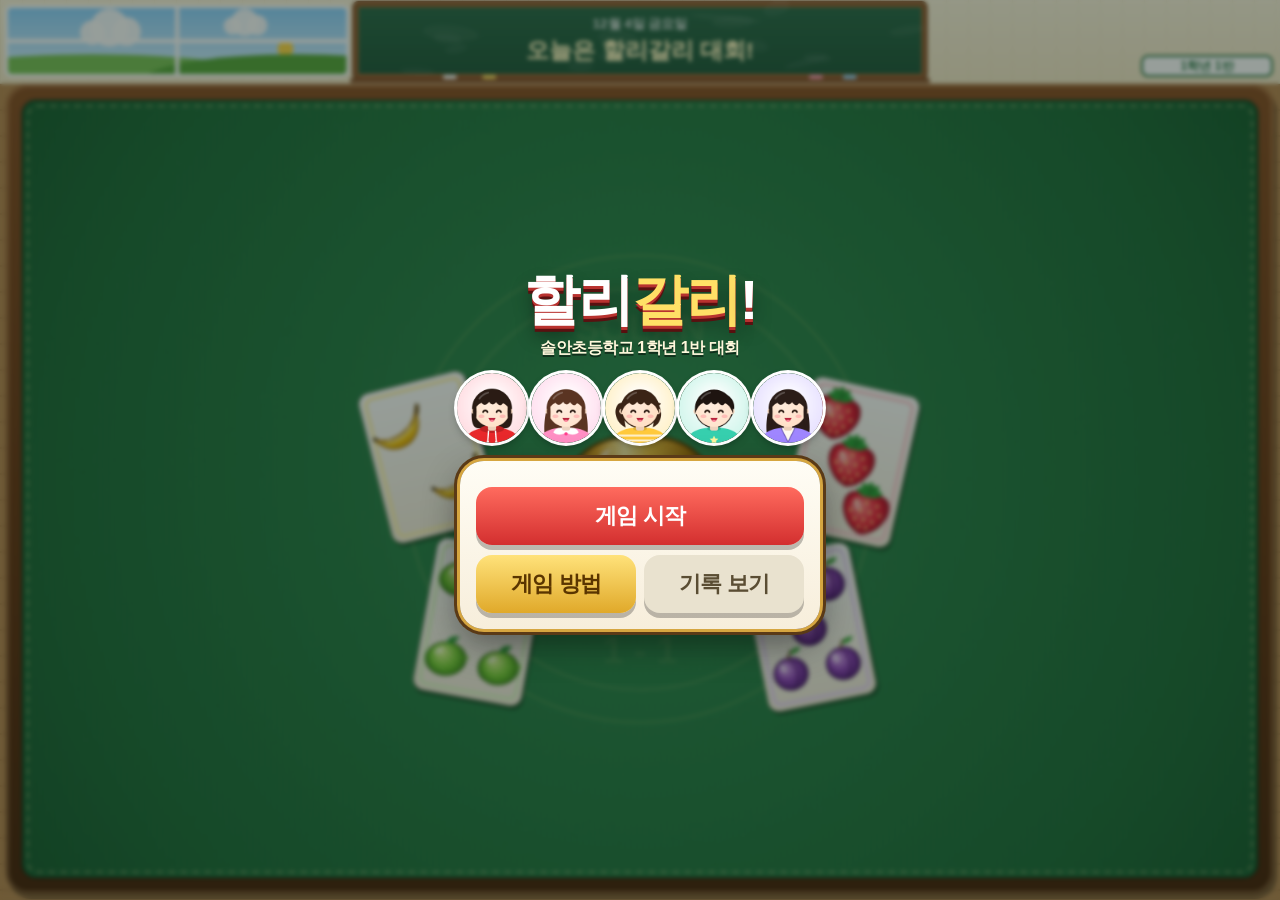
<file: halligalli/index.html>
<!DOCTYPE html>
<html lang="ko">
<head>
<meta charset="utf-8">
<meta name="viewport" content="width=device-width,initial-scale=1,maximum-scale=1,user-scalable=no,viewport-fit=cover">
<meta name="theme-color" content="#16492c">
<meta name="apple-mobile-web-app-capable" content="yes">
<meta name="mobile-web-app-capable" content="yes">
<link rel="manifest" href="manifest.webmanifest">
<link rel="apple-touch-icon" href="icon-192.png">
<title>1학년 1반 할리갈리</title>
<style>
*{box-sizing:border-box;margin:0;padding:0;-webkit-tap-highlight-color:transparent}
html,body{width:100%;height:100%;overflow:hidden;background:#16492c;font-family:-apple-system,BlinkMacSystemFont,"Apple SD Gothic Neo","Malgun Gothic","Noto Sans KR",sans-serif;color:#2b2a24;user-select:none;-webkit-user-select:none;touch-action:none;overscroll-behavior:none}
canvas#cv{position:fixed;left:0;top:0;width:100vw;height:100vh;height:100dvh;display:block}
#probe{position:fixed;left:0;top:0;width:0;height:0;padding-top:env(safe-area-inset-top);padding-bottom:env(safe-area-inset-bottom);padding-left:env(safe-area-inset-left);padding-right:env(safe-area-inset-right);visibility:hidden;pointer-events:none}
button{font-family:inherit;border:none;cursor:pointer;color:inherit;white-space:nowrap}
.hide{display:none!important}
#btnPause{position:fixed;top:calc(env(safe-area-inset-top) + 8px);right:calc(env(safe-area-inset-right) + 8px);width:42px;height:42px;border-radius:13px;background:linear-gradient(#3a2a1c,#1f160e);color:#ffd970;font-size:17px;font-weight:900;box-shadow:0 3px 0 rgba(0,0,0,.35),inset 0 0 0 2px #c99a3a;z-index:6;display:flex;align-items:center;justify-content:center;gap:5px}
#btnFace{position:fixed;top:calc(env(safe-area-inset-top) + 8px);right:calc(env(safe-area-inset-right) + 56px);width:42px;height:42px;border-radius:13px;background:linear-gradient(#3a2a1c,#1f160e);color:#ffd970;box-shadow:0 3px 0 rgba(0,0,0,.35),inset 0 0 0 2px #c99a3a;z-index:6;display:flex;flex-direction:column;align-items:center;justify-content:center;line-height:1}
#btnFace b{font-size:18px}#btnFace small{font-size:9px;font-weight:900;letter-spacing:-.5px;margin-top:1px}
#btnFace.on{background:linear-gradient(#ffd970,#e0a92a);color:#4a2c00}
#btnPause i{display:block;width:5px;height:16px;border-radius:2px;background:#ffd970}
.screen{position:fixed;inset:0;display:flex;flex-direction:column;align-items:center;justify-content:safe center;overflow-y:auto;-webkit-overflow-scrolling:touch;touch-action:pan-y;padding:calc(env(safe-area-inset-top) + 14px) 14px calc(env(safe-area-inset-bottom) + 14px);background:rgba(8,26,16,.42);backdrop-filter:blur(2px);-webkit-backdrop-filter:blur(2px);z-index:10}
.panel{background:linear-gradient(#fffdf5,#f7eedb);border-radius:24px;padding:16px;width:min(94vw,460px);box-shadow:0 0 0 3px #d6a640,0 0 0 6px #5a3a17,0 14px 36px rgba(0,0,0,.45);text-align:center;position:relative}
.ttl{font-size:clamp(34px,10.5vw,56px);font-weight:900;letter-spacing:-2px;line-height:1.05;color:#fff;white-space:nowrap;text-shadow:0 3px 0 #b8322f,0 6px 0 #5a1010,0 10px 18px rgba(0,0,0,.4)}
.ttl em{font-style:normal;color:#ffe066}
.sub{color:#fff8dc;font-weight:800;font-size:clamp(13px,3.8vw,16px);margin-top:8px;white-space:nowrap;letter-spacing:-.5px;text-shadow:0 2px 0 rgba(0,0,0,.5)}
.big{width:100%;padding:14px 8px;border-radius:16px;font-size:clamp(18px,5.4vw,22px);font-weight:900;letter-spacing:-1px;box-shadow:0 5px 0 rgba(0,0,0,.25);margin-top:10px;white-space:nowrap}
.big:active{transform:translateY(3px);box-shadow:0 2px 0 rgba(0,0,0,.25)}
.big:disabled{filter:grayscale(1);opacity:.55}
.b-red{background:linear-gradient(#ff6b5e,#d32f2f);color:#fff}
.b-gold{background:linear-gradient(#ffe27a,#e0a92a);color:#5a3500}
.b-green{background:linear-gradient(#5fd07a,#23914a);color:#fff}
.b-gray{background:#e9e2cf;color:#5a4d33}
.row{display:flex;gap:8px}
.row>*{flex:1;min-width:0}
h2{font-size:clamp(21px,6.2vw,26px);font-weight:900;letter-spacing:-1px;color:#3a2a12;white-space:nowrap}
.hint{font-size:13px;font-weight:700;color:#8a7a58;white-space:nowrap;letter-spacing:-.4px;margin-top:2px}
/* title */
#title .faces{display:flex;justify-content:center;gap:4px;margin:14px 0 4px}
#title .faces img{width:min(16vw,70px);height:min(16vw,70px);border-radius:50%;box-shadow:0 0 0 3px #fff,0 4px 8px rgba(0,0,0,.35);animation:bob 2.4s ease-in-out infinite}
#title .faces img:nth-child(2){animation-delay:.25s}#title .faces img:nth-child(3){animation-delay:.5s}#title .faces img:nth-child(4){animation-delay:.75s}#title .faces img:nth-child(5){animation-delay:1s}
@keyframes bob{0%,100%{transform:translateY(0)}50%{transform:translateY(-7px)}}
#title .panel{margin-top:14px;width:min(86vw,360px)}
/* setup */
#chars{display:flex;flex-wrap:wrap;justify-content:center;gap:8px;margin-top:10px}
.ch{width:calc((100% - 16px)/3);max-width:120px;border-radius:16px;background:#fff;padding:6px 5px 7px;box-shadow:0 0 0 2px #e4d8bc,0 3px 0 #d8c9a6;position:relative;cursor:pointer;transition:transform .08s}
.ch:active{transform:scale(.96)}
.ch.on{box-shadow:0 0 0 3px var(--c),0 4px 0 var(--c);background:linear-gradient(#fff,var(--l))}
.ch .pic{position:relative}
.ch img{width:100%;aspect-ratio:1;border-radius:50%;display:block;background:var(--l)}
.ch:not(.on) img{filter:saturate(.55) brightness(.97)}
.ch .ord{position:absolute;right:-2px;top:-2px;width:26px;height:26px;border-radius:50%;background:var(--c);color:#fff;font-size:15px;font-weight:900;display:flex;align-items:center;justify-content:center;box-shadow:0 0 0 2px #fff}
.ch .ord:empty{display:none}
.ch .lv{position:absolute;left:-3px;top:-3px;font-style:normal;font-size:11px;font-weight:900;padding:2px 6px;border-radius:9px;background:#fff;color:#5a4526;box-shadow:0 0 0 1.5px #e0d3b2;white-space:nowrap;letter-spacing:-.3px}
.ch .lv.top{background:linear-gradient(90deg,#ffe27a,#fff6c2,#e0a92a);color:#7a3d00;box-shadow:0 0 0 1.5px #a86b00}
.abil{margin-top:8px;font-size:clamp(12px,3.6vw,14px);font-weight:800;color:#6b5733;white-space:nowrap;letter-spacing:-.6px;overflow:hidden;text-overflow:ellipsis}
.seatmap{position:relative;height:clamp(150px,42vw,190px);border-radius:16px;background:radial-gradient(#2f8a50,#16502a);box-shadow:inset 0 0 0 4px #7a4a24,inset 0 0 0 6px #a8693a}
.seatmap .bel{position:absolute;left:50%;top:50%;transform:translate(-50%,-50%);font-size:26px}
.seat{position:absolute;transform:translate(-50%,-50%);display:flex;flex-direction:column;align-items:center;cursor:pointer}
.seat img{width:clamp(40px,11vw,50px);height:clamp(40px,11vw,50px);border-radius:50%;box-shadow:0 0 0 2.5px var(--c),0 3px 6px rgba(0,0,0,.35);background:#fff}
.seat span{margin-top:3px;font-size:11px;font-weight:900;color:#fff;background:rgba(0,0,0,.45);padding:1px 7px;border-radius:8px;white-space:nowrap;letter-spacing:-.4px}
.seat.pick img{box-shadow:0 0 0 3px #ffe066,0 0 14px #ffe066;animation:bob 1s ease-in-out infinite}
.ch .nm{font-size:clamp(14px,4.2vw,16px);font-weight:900;margin-top:4px;white-space:nowrap;letter-spacing:-.6px;color:#3a2f22}
.ch .who{display:block;width:100%;margin-top:5px;border-radius:10px;padding:5px 0;font-size:clamp(12px,3.5vw,13.5px);font-weight:900;letter-spacing:-.6px;white-space:nowrap}
.ch .who.hum{background:var(--c);color:#fff}
.ch .who.cpu{background:#ece6d6;color:#6b5d40}
.ch .who.off{background:transparent;color:#b5a888}
.opt{margin-top:12px;text-align:left}
.opt .lb{font-size:14px;font-weight:900;color:#5a4526;margin:0 0 5px 2px;white-space:nowrap;letter-spacing:-.5px}
.seg{display:flex;background:#ece4cf;border-radius:13px;padding:3px;gap:3px}
.seg button{flex:1;min-width:0;padding:9px 2px;border-radius:10px;font-size:clamp(12.5px,3.7vw,15px);font-weight:900;color:#7a6a48;background:transparent;letter-spacing:-.7px}
.seg button.on{background:linear-gradient(#ff7a5e,#e0402e);color:#fff;box-shadow:0 2px 0 rgba(0,0,0,.2)}
.tg{display:flex;align-items:center;justify-content:space-between;padding:9px 4px;border-top:1px dashed #e0d3b2;font-size:clamp(13px,3.9vw,15px);font-weight:800;color:#4d3c22;letter-spacing:-.6px;white-space:nowrap;cursor:pointer}
.tg:first-child{border-top:none}
.sw{width:46px;height:26px;border-radius:13px;background:#d5ccb6;position:relative;flex:none;transition:background .15s}
.sw::after{content:"";position:absolute;left:3px;top:3px;width:20px;height:20px;border-radius:50%;background:#fff;box-shadow:0 1px 3px rgba(0,0,0,.3);transition:left .15s}
.tg.on .sw{background:#2fa856}.tg.on .sw::after{left:23px}
.box{background:#fff;border-radius:14px;padding:2px 10px;box-shadow:0 0 0 2px #ece2c8}
/* howto */
.how{text-align:left;margin-top:8px}
.how li{list-style:none;display:flex;gap:10px;align-items:center;padding:8px 2px;border-top:1px dashed #e0d3b2;font-size:clamp(14px,4vw,16px);font-weight:800;color:#3d2f1c;letter-spacing:-.6px;line-height:1.35}
.how li:first-child{border-top:none}
.how li b.n{flex:none;width:28px;height:28px;border-radius:50%;background:#e0402e;color:#fff;display:flex;align-items:center;justify-content:center;font-size:15px}
.ex{display:flex;align-items:center;justify-content:center;gap:6px;margin:8px 0 2px;flex-wrap:nowrap}
.ex img{height:84px;filter:drop-shadow(0 3px 3px rgba(0,0,0,.25))}
.ex span{font-size:24px;font-weight:900;color:#c0392b}
/* result */
#rank{margin-top:10px}
.rk{display:flex;align-items:center;gap:10px;background:#fff;border-radius:16px;padding:8px 10px;margin-top:7px;box-shadow:0 0 0 2px #eadfc4;text-align:left}
.rk.first{background:linear-gradient(#fff7d1,#ffe9a0);box-shadow:0 0 0 3px #e7b52c}
.rk .md{flex:none;width:34px;height:34px;border-radius:50%;display:flex;align-items:center;justify-content:center;font-weight:900;font-size:17px;color:#fff;background:#b9ae95}
.rk.first .md{background:linear-gradient(#ffd54a,#e09a00)}
.rk.second .md{background:linear-gradient(#e3e6ea,#9aa3ad)}
.rk.third .md{background:linear-gradient(#f0b88a,#b86a2e)}
.rk img{width:48px;height:48px;border-radius:50%;flex:none;box-shadow:0 0 0 2px var(--c)}
.rk .tx{flex:1;min-width:0}
.rk .tx b{display:block;font-size:17px;font-weight:900;white-space:nowrap;letter-spacing:-.6px}
.rk .tx small{display:block;font-size:12.5px;font-weight:700;color:#8a7a58;white-space:nowrap;letter-spacing:-.5px;overflow:hidden;text-overflow:ellipsis}
.rk .ct{flex:none;font-size:16px;font-weight:900;color:#c0392b;white-space:nowrap}
.rk .ct.out{color:#9a917f}
#toast{position:fixed;left:50%;top:40%;transform:translate(-50%,-50%);background:rgba(20,20,20,.86);color:#fff;font-weight:800;padding:12px 18px;border-radius:14px;font-size:15px;z-index:30;white-space:nowrap;pointer-events:none;opacity:0;transition:opacity .2s}
#toast.show{opacity:1}
.rec{display:flex;align-items:center;gap:10px;padding:8px 4px;border-top:1px dashed #e0d3b2;text-align:left}
.rec:first-child{border-top:none}
.rec img{width:44px;height:44px;border-radius:50%;flex:none}
.rec .tx{flex:1;min-width:0}
.rec b{font-size:16px;font-weight:900;white-space:nowrap;letter-spacing:-.5px}
.rec small{display:block;font-size:12.5px;color:#8a7a58;font-weight:700;white-space:nowrap;letter-spacing:-.5px}
.rec .w{font-size:15px;font-weight:900;color:#c0392b;white-space:nowrap}
</style>
</head>
<body>
<canvas id="cv"></canvas>
<div id="probe"></div>
<button id="btnPause" class="hide" aria-label="멈춤"><i></i><i></i></button>
<button id="btnFace" class="hide" aria-label="위쪽 글씨 돌리기"><b>⇅</b><small>글씨</small></button>

<!-- 타이틀 -->
<div id="title" class="screen">
  <div class="ttl">할리<em>갈리</em>!</div>
  <div class="sub">솔안초등학교 1학년 1반 대회</div>
  <div class="faces" id="faces"></div>
  <div class="panel">
    <button class="big b-red" id="goSetup">게임 시작</button>
    <div class="row">
      <button class="big b-gold" id="goHow">게임 방법</button>
      <button class="big b-gray" id="goRec">기록 보기</button>
    </div>
  </div>
</div>

<!-- 캐릭터 · 설정 -->
<div id="setup" class="screen hide">
  <div class="panel">
    <h2>누구랑 할까?</h2>
    <div class="hint" id="selInfo">2~4명을 골라요</div>
    <div class="hint" style="color:#c0392b">사람을 여러 명 고르면 한 기기로 온 가족이 같이 해요</div>
    <div id="chars"></div>
    <div class="abil" id="abil"></div>
    <div class="opt">
      <div class="lb">자리 배치 <span style="font-weight:700;color:#a8956b">· 두 자리를 차례로 누르면 바뀌어요</span></div>
      <div class="seatmap" id="seatmap"></div>
    </div>
    <div class="opt">
      <div class="lb">경기 방식</div>
      <div class="seg" data-k="mode">
        <button data-v="solo">개인전</button><button data-v="team">팀전 (2:2)</button>
      </div>
    </div>
    <div class="opt">
      <div class="lb">난이도</div>
      <div class="seg" data-k="diff">
        <button data-v="easy">쉬움(1학년)</button><button data-v="normal">보통</button><button data-v="hard">어려움</button>
      </div>
    </div>
    <div class="opt">
      <div class="lb">게임 시간</div>
      <div class="seg" data-k="len">
        <button data-v="0">끝까지</button><button data-v="180">3분</button><button data-v="300">5분</button>
      </div>
    </div>
    <div class="opt box">
      <div class="tg" data-t="assist"><span>칠판에 과일 개수 보여주기</span><i class="sw"></i></div>
      <div class="tg" data-t="auto"><span>내 카드 자동으로 뒤집기</span><i class="sw"></i></div>
      <div class="tg" data-t="sound"><span>효과음</span><i class="sw"></i></div>
    </div>
    <button class="big b-red" id="btnStart">시작!</button>
    <button class="big b-gray" id="setupBack">뒤로</button>
  </div>
</div>

<!-- 게임 방법 -->
<div id="howto" class="screen hide">
  <div class="panel">
    <h2>할리갈리 하는 방법</h2>
    <ul class="how">
      <li><b class="n">1</b><span>카드를 똑같이 나눠 가지고<br>차례대로 한 장씩 뒤집어요.</span></li>
      <li><b class="n">2</b><span>펼쳐진 카드에서 <b style="color:#d32f2f">같은 과일이<br>딱 5개</b>가 되면 종을 땡!</span></li>
    </ul>
    <div class="ex" id="exImg"></div>
    <ul class="how">
      <li><b class="n">3</b><span>제일 먼저 친 사람이<br>펼쳐진 카드를 모두 가져요.</span></li>
      <li><b class="n">4</b><span>틀리게 치면 친구들에게<br>카드를 1장씩 나눠 줘요.</span></li>
      <li><b class="n">5</b><span>카드가 다 떨어지면 탈락!<br>끝까지 남으면 우승이에요.</span></li>
    </ul>
    <div class="hint" style="margin-top:6px">내 <b>얼굴</b>을 누르면 땡! · 내 <b>카드</b>를 누르면 뒤집기</div>
    <button class="big b-gray" id="howBack">알겠어요!</button>
  </div>
</div>

<!-- 기록 -->
<div id="records" class="screen hide">
  <div class="panel">
    <h2>우리 반 기록</h2>
    <div class="hint" id="recInfo"></div>
    <div class="box" id="recList" style="margin-top:10px"></div>
    <div class="row">
      <button class="big b-gray" id="recReset">기록 지우기</button>
      <button class="big b-gold" id="recBack">닫기</button>
    </div>
  </div>
</div>

<!-- 일시정지 -->
<div id="pause" class="screen hide">
  <div class="panel" style="width:min(86vw,340px)">
    <h2>잠깐 멈춤</h2>
    <button class="big b-green" id="pResume">계속하기</button>
    <button class="big b-gold" id="pRestart">처음부터 다시</button>
    <button class="big b-gray" id="pQuit">그만하고 나가기</button>
  </div>
</div>

<!-- 결과 -->
<div id="result" class="screen hide">
  <div class="panel">
    <h2 id="resTitle">우승!</h2>
    <div class="hint" id="resInfo"></div>
    <div id="rank"></div>
    <button class="big b-red" id="rAgain">한 판 더!</button>
    <div class="row">
      <button class="big b-gold" id="rSetup">친구 다시 고르기</button>
      <button class="big b-gray" id="rHome">처음으로</button>
    </div>
  </div>
</div>
<div id="toast"></div>

<script>
'use strict';
/* =========================================================
   1학년 1반 할리갈리 — 솔안초등학교
   단일 파일 · 오프라인 동작 · 캔버스로 모든 그림을 직접 그림
   ========================================================= */
const $=id=>document.getElementById(id);
const cv=$('cv'), g=cv.getContext('2d');
let W=0,H=0,DPR=1,SA={t:0,b:0,l:0,r:0};
const TAU=Math.PI*2;
const rand=(a,b)=>a+Math.random()*(b-a);
const clamp=(v,a,b)=>Math.max(a,Math.min(b,v));
const lerp=(a,b,t)=>a+(b-a)*t;
const easeOut=t=>1-Math.pow(1-t,3);
const easeInOut=t=>t<.5?4*t*t*t:1-Math.pow(-2*t+2,3)/2;
const pick=a=>a[Math.random()*a.length|0];
function shuffle(a){for(let i=a.length-1;i>0;i--){const j=Math.random()*(i+1)|0;[a[i],a[j]]=[a[j],a[i]];}return a;}
function rr(c,x,y,w,h,r){r=Math.max(0,Math.min(r,w/2,h/2));c.beginPath();c.moveTo(x+r,y);c.arcTo(x+w,y,x+w,y+h,r);c.arcTo(x+w,y+h,x,y+h,r);c.arcTo(x,y+h,x,y,r);c.arcTo(x,y,x+w,y,r);c.closePath();}
function circ(c,x,y,r){c.beginPath();c.arc(x,y,r,0,TAU);}
function ell(c,x,y,rx,ry,rot=0){c.beginPath();c.ellipse(x,y,Math.max(.1,rx),Math.max(.1,ry),rot,0,TAU);}
const FONT='-apple-system,BlinkMacSystemFont,"Apple SD Gothic Neo","Malgun Gothic","Noto Sans KR",sans-serif';
const font=(px,w=900)=>`${w} ${px}px ${FONT}`;
function fit(c,text,maxW,px,w=900){let s=px;c.font=font(s,w);while(s>7&&c.measureText(text).width>maxW){s-=.5;c.font=font(s,w);}return s;}
function shade(hex,a){const n=parseInt(hex.slice(1),16);let r=n>>16,gg=n>>8&255,b=n&255;const f=a<0?0:255,p=Math.abs(a);r=Math.round((f-r)*p+r);gg=Math.round((f-gg)*p+gg);b=Math.round((f-b)*p+b);return `rgb(${r},${gg},${b})`;}
function inRect(x,y,r,pad=0){return r&&x>=r.x-pad&&x<=r.x+r.w+pad&&y>=r.y-pad&&y<=r.y+r.h+pad;}
function toast(t){const e=$('toast');e.textContent=t;e.classList.add('show');clearTimeout(toast._t);toast._t=setTimeout(()=>e.classList.remove('show'),1500);}

/* ---------------- 캐릭터 ---------------- */
const CHARS=[
 {id:'rian',name:'손리안',col:'#e53950',lt:'#ffd9df',hair:'#2a1b14',skin:'#ffe1c9',style:'bob',shirt:'#e8282b',acc:'heart',accC:'#ff5c7a',lv:15,spd:.93,acc:.8,err:.9,tag:'손이 빨라요',blink:0,
  say:{ring:['할리갈리!','리안이가 찾았다!','땡! 내 거야!'],win:['야호! 다 내 거~','리안이 최고!'],wrong:['앗, 실수!','어? 아니네~'],out:['으앙… 탈락'],champ:['리안이 우승이다!']}},
 {id:'yeseo',name:'변예서',col:'#f2559b',lt:'#ffdcee',hair:'#5a3422',skin:'#ffe4cf',style:'long',shirt:'#ff8fc4',acc:'bow',accC:'#ff3d8b',lv:10,spd:1.05,acc:.75,err:.5,tag:'꼼꼼해서 헛손질이 적어요',blink:1.1,
  say:{ring:['할리갈리!','예서가 먼저!','땡땡!'],win:['헤헤, 고마워~','내가 가져갈게!'],wrong:['어머, 아니네?','미안미안~'],out:['다음엔 이길 거야!'],champ:['예서가 1등!']}},
 {id:'sea',name:'이세아',col:'#f29a00',lt:'#fff0c4',hair:'#3b2416',skin:'#ffdfc4',style:'twin',shirt:'#ffc93c',acc:'scrunchie',accC:'#ff7a00',lv:12,spd:.9,acc:1.1,err:1.8,tag:'번개손! 가끔 헛손질',blink:2.2,
  say:{ring:['할리갈리!','세아가 찾았어!','여기 다섯 개!'],win:['아싸~!','세아 짱!'],wrong:['앗, 손이 먼저 갔어!','에구구~'],out:['힝… 탈락이야'],champ:['세아 우승~!']}},
 {id:'ayun',name:'류아윤',col:'#13a58c',lt:'#cdf5ea',hair:'#1e1410',skin:'#ffe3cc',style:'pony',shirt:'#36cfae',acc:'star',accC:'#ffd23f',lv:11,spd:1.0,acc:.9,err:.7,tag:'침착하게 잘 봐요',blink:.6,
  say:{ring:['할리갈리!','아윤이 땡!','찾았다!'],win:['반짝반짝 내 카드!','신난다~'],wrong:['어? 잘못 봤다!','헤헷 실수~'],out:['아쉽다~'],champ:['아윤이 우승!']}},
 {id:'eunkyung',name:'김은경',col:'#7d5cf0',lt:'#e5deff',hair:'#2b1d18',skin:'#ffe0c8',style:'straight',shirt:'#9f86ff',acc:'glasses',accC:'#5b3fd1',lv:99,spd:.68,acc:0,err:0,tag:'놓치는 법이 없는 우리 반 최강자',blink:1.7,
  say:{ring:['할리갈리!','은경이가 봤지!','정확히 다섯!'],win:['계산 완료~','후훗, 내 거!'],wrong:['어라? 다시 셀게!','앗, 실수했다'],out:['잘했어 얘들아~'],champ:['은경이 우승!']}},
];
const CH=Object.fromEntries(CHARS.map(c=>[c.id,c]));

function drawGirl(c,ch,x,y,r,expr,t){
  const hr=r*0.52, hx=x, hy=y-r*0.1;
  c.save(); c.lineJoin='round'; c.lineCap='round';
  const HC=ch.hair;
  // ---- 뒷머리 ----
  c.fillStyle=HC;
  if(ch.style==='long'||ch.style==='straight'){
    const L=ch.style==='long'?1.95:2.05;
    c.beginPath(); c.moveTo(hx-hr*1.07,hy);
    c.bezierCurveTo(hx-hr*1.25,hy+hr*0.9,hx-hr*1.22,hy+hr*1.5,hx-hr*(ch.style==='long'?1.05:0.98),hy+hr*L);
    if(ch.style==='long'){ // 웨이브 끝
      c.quadraticCurveTo(hx-hr*0.7,hy+hr*(L-0.25),hx-hr*0.45,hy+hr*L); c.lineTo(hx+hr*0.45,hy+hr*L);
      c.quadraticCurveTo(hx+hr*0.7,hy+hr*(L-0.25),hx+hr*1.05,hy+hr*L);
    } else c.lineTo(hx+hr*0.98,hy+hr*L);
    c.bezierCurveTo(hx+hr*1.22,hy+hr*1.5,hx+hr*1.25,hy+hr*0.9,hx+hr*1.07,hy);
    c.arc(hx,hy,hr*1.07,0,Math.PI,true); c.fill();
  } else if(ch.style==='bob'){
    c.beginPath(); c.moveTo(hx-hr*1.1,hy);
    c.bezierCurveTo(hx-hr*1.18,hy+hr*0.72,hx-hr*1.05,hy+hr*1.08,hx-hr*0.72,hy+hr*1.08);
    c.lineTo(hx+hr*0.72,hy+hr*1.08);
    c.bezierCurveTo(hx+hr*1.05,hy+hr*1.08,hx+hr*1.18,hy+hr*0.72,hx+hr*1.1,hy);
    c.arc(hx,hy,hr*1.1,0,Math.PI,true); c.fill();
  } else if(ch.style==='twin'){
    for(const s of [-1,1]){
      c.save(); c.translate(hx+s*hr*1.0,hy-hr*0.35); c.rotate(s*0.42+Math.sin(t*2.4+s)*0.06);
      c.beginPath(); c.moveTo(-hr*0.18,0);
      c.bezierCurveTo(-hr*0.1+s*hr*0.55,hr*0.15,s*hr*0.75,hr*0.95,s*hr*0.35,hr*1.35);
      c.bezierCurveTo(s*hr*0.25,hr*0.9,-hr*0.05,hr*0.4,hr*0.18,0); c.fill(); c.restore();
    }
    circ(c,hx,hy,hr*1.06); c.fill();
  } else if(ch.style==='pony'){
    c.save(); c.translate(hx+hr*0.62,hy-hr*0.82); c.rotate(0.35+Math.sin(t*2.2)*0.07);
    c.beginPath(); c.moveTo(-hr*0.15,0);
    c.bezierCurveTo(hr*0.95,-hr*0.05,hr*1.05,hr*1.1,hr*0.5,hr*1.65);
    c.bezierCurveTo(hr*0.55,hr*1.0,hr*0.25,hr*0.45,-hr*0.12,hr*0.3); c.fill(); c.restore();
    circ(c,hx,hy,hr*1.05); c.fill();
  }
  // ---- 몸통 ----
  const by=y+r*0.6;
  c.fillStyle=ch.shirt;
  c.beginPath(); c.moveTo(hx-r*0.86,y+r*1.1);
  c.bezierCurveTo(hx-r*0.82,by-r*0.06,hx-r*0.46,by-r*0.16,hx,by-r*0.16);
  c.bezierCurveTo(hx+r*0.46,by-r*0.16,hx+r*0.82,by-r*0.06,hx+r*0.86,y+r*1.1); c.closePath(); c.fill();
  // 옷 디테일
  if(ch.id==='rian'){ // 빨간 후드티
    c.fillStyle=shade(ch.shirt,-0.18); ell(c,hx,by-r*0.12,r*0.34,r*0.11); c.fill();
    c.strokeStyle='#fff'; c.lineWidth=r*0.035;
    c.beginPath(); c.moveTo(hx-r*0.1,by-r*0.06); c.lineTo(hx-r*0.12,by+r*0.22); c.moveTo(hx+r*0.1,by-r*0.06); c.lineTo(hx+r*0.12,by+r*0.22); c.stroke();
    c.fillStyle='#fff'; circ(c,hx-r*0.12,by+r*0.24,r*0.03); c.fill(); circ(c,hx+r*0.12,by+r*0.24,r*0.03); c.fill();
  } else if(ch.id==='yeseo'){ // 흰 카라 원피스
    c.fillStyle='#fff';
    for(const s of [-1,1]){ c.beginPath(); c.moveTo(hx,by-r*0.14); c.quadraticCurveTo(hx+s*r*0.3,by-r*0.2,hx+s*r*0.36,by-r*0.02); c.quadraticCurveTo(hx+s*r*0.2,by+r*0.1,hx,by-r*0.02); c.fill(); }
    c.fillStyle=ch.accC; circ(c,hx,by+r*0.02,r*0.045); c.fill();
  } else if(ch.id==='sea'){ // 줄무늬 티
    c.save(); c.beginPath(); c.moveTo(hx-r*0.86,y+r*1.1); c.bezierCurveTo(hx-r*0.82,by-r*0.06,hx-r*0.46,by-r*0.16,hx,by-r*0.16); c.bezierCurveTo(hx+r*0.46,by-r*0.16,hx+r*0.82,by-r*0.06,hx+r*0.86,y+r*1.1); c.closePath(); c.clip();
    c.fillStyle='rgba(255,255,255,.75)'; for(let k=0;k<4;k++){ c.fillRect(hx-r,by+r*0.04+k*r*0.14,r*2,r*0.055); } c.restore();
    c.fillStyle=shade(ch.shirt,-0.12); ell(c,hx,by-r*0.13,r*0.2,r*0.06); c.fill();
  } else if(ch.id==='ayun'){ // 별 티
    c.fillStyle=shade(ch.shirt,-0.15); ell(c,hx,by-r*0.13,r*0.2,r*0.06); c.fill();
    star(c,hx,by+r*0.2,r*0.13,r*0.06,'#fff59d');
  } else if(ch.id==='eunkyung'){ // 가디건
    c.fillStyle='#fffaf0'; c.beginPath(); c.moveTo(hx-r*0.2,by-r*0.15); c.lineTo(hx,by+r*0.25); c.lineTo(hx+r*0.2,by-r*0.15); c.closePath(); c.fill();
    c.strokeStyle=shade(ch.shirt,-0.25); c.lineWidth=r*0.03; c.beginPath(); c.moveTo(hx-r*0.2,by-r*0.15); c.lineTo(hx,by+r*0.25); c.lineTo(hx+r*0.2,by-r*0.15); c.stroke();
    c.fillStyle='#fff'; for(let k=0;k<2;k++){ circ(c,hx+r*0.05,by+r*(0.32+k*0.14),r*0.03); c.fill(); }
  }
  // 목
  c.fillStyle=shade(ch.skin,-0.07); rr(c,hx-hr*0.22,hy+hr*0.7,hr*0.44,hr*0.5,hr*0.1); c.fill();
  // 귀
  c.fillStyle=ch.skin; circ(c,hx-hr*0.97,hy+hr*0.14,hr*0.17); c.fill(); circ(c,hx+hr*0.97,hy+hr*0.14,hr*0.17); c.fill();
  // 얼굴
  const fg=c.createRadialGradient(hx-hr*0.3,hy-hr*0.2,hr*0.1,hx,hy,hr*1.05);
  fg.addColorStop(0,shade(ch.skin,0.35)); fg.addColorStop(1,ch.skin);
  c.fillStyle=fg; circ(c,hx,hy,hr); c.fill();
  // 볼터치
  c.fillStyle='rgba(255,110,130,.33)'; ell(c,hx-hr*0.58,hy+hr*0.42,hr*0.17,hr*0.1); c.fill(); ell(c,hx+hr*0.58,hy+hr*0.42,hr*0.17,hr*0.1); c.fill();
  // 눈
  const ey=hy+hr*0.17, ex=hr*0.37;
  const blink=(expr==='idle'||expr==='shout')&&((t+ch.blink)%3.7)<0.12;
  c.strokeStyle='#2b1a12'; c.fillStyle='#2b1a12';
  if(expr==='happy'){
    c.lineWidth=hr*0.1; for(const s of [-1,1]){ c.beginPath(); c.arc(hx+s*ex,ey+hr*0.06,hr*0.13,Math.PI*1.12,Math.PI*1.88); c.stroke(); }
  } else if(blink){
    c.lineWidth=hr*0.08; for(const s of [-1,1]){ c.beginPath(); c.arc(hx+s*ex,ey-hr*0.02,hr*0.12,Math.PI*0.15,Math.PI*0.85); c.stroke(); }
  } else {
    const sc=expr==='shout'?1.12:1;
    for(const s of [-1,1]){
      const cx=hx+s*ex;
      c.fillStyle='#2b1a12'; ell(c,cx,ey,hr*0.135*sc,hr*0.18*sc); c.fill();
      const ig=c.createLinearGradient(0,ey-hr*0.1,0,ey+hr*0.18); ig.addColorStop(0,'rgba(120,70,40,0)'); ig.addColorStop(1,'rgba(150,90,50,.9)');
      c.fillStyle=ig; ell(c,cx,ey+hr*0.04,hr*0.1*sc,hr*0.12*sc); c.fill();
      c.fillStyle='#fff'; circ(c,cx+hr*0.04,ey-hr*0.07,hr*0.055*sc); c.fill(); circ(c,cx-hr*0.05,ey+hr*0.07,hr*0.028); c.fill();
      c.strokeStyle='#2b1a12'; c.lineWidth=hr*0.045; c.beginPath(); c.moveTo(cx+s*hr*0.1,ey-hr*0.13); c.lineTo(cx+s*hr*0.19,ey-hr*0.2); c.stroke();
    }
  }
  if(expr==='sad'){
    c.strokeStyle=shade(HC,0.1); c.lineWidth=hr*0.06;
    for(const s of [-1,1]){ c.beginPath(); c.moveTo(hx+s*hr*0.22,ey-hr*0.3); c.lineTo(hx+s*hr*0.5,ey-hr*0.22); c.stroke(); }
    c.fillStyle='rgba(120,190,255,.9)'; c.beginPath(); const tx=hx+ex+hr*0.1, ty=ey+hr*0.2+((t*0.8)%1)*hr*0.25; c.moveTo(tx,ty-hr*0.1); c.quadraticCurveTo(tx+hr*0.08,ty+hr*0.04,tx,ty+hr*0.06); c.quadraticCurveTo(tx-hr*0.08,ty+hr*0.04,tx,ty-hr*0.1); c.fill();
  }
  // 입
  const my=hy+hr*0.55;
  if(expr==='happy'){
    c.fillStyle='#b8243e'; c.beginPath(); c.moveTo(hx-hr*0.2,my-hr*0.04); c.quadraticCurveTo(hx,my+hr*0.36,hx+hr*0.2,my-hr*0.04); c.closePath(); c.fill();
    c.fillStyle='#ff8fa3'; ell(c,hx,my+hr*0.12,hr*0.09,hr*0.06); c.fill();
  } else if(expr==='shout'){
    c.fillStyle='#b8243e'; ell(c,hx,my+hr*0.06,hr*0.15,hr*0.17); c.fill();
    c.fillStyle='#ff8fa3'; ell(c,hx,my+hr*0.15,hr*0.09,hr*0.06); c.fill();
  } else if(expr==='sad'){
    c.strokeStyle='#8a2a35'; c.lineWidth=hr*0.07; c.beginPath(); c.arc(hx,my+hr*0.16,hr*0.13,Math.PI*1.2,Math.PI*1.8); c.stroke();
  } else {
    c.strokeStyle='#a52a3e'; c.lineWidth=hr*0.07; c.beginPath(); c.arc(hx,my-hr*0.06,hr*0.14,Math.PI*0.22,Math.PI*0.78); c.stroke();
  }
  // ---- 앞머리 ----
  c.fillStyle=HC;
  c.beginPath(); c.moveTo(hx-hr*1.04,hy+hr*0.3);
  c.bezierCurveTo(hx-hr*1.22,hy-hr*1.5,hx+hr*1.22,hy-hr*1.5,hx+hr*1.04,hy+hr*0.3);
  c.quadraticCurveTo(hx+hr*0.9,hy-hr*0.2,hx+hr*0.6,hy-hr*0.3);
  c.quadraticCurveTo(hx+hr*0.45,hy-hr*0.06,hx+hr*0.22,hy-hr*0.36);
  c.quadraticCurveTo(hx+hr*0.02,hy-hr*0.1,hx-hr*0.16,hy-hr*0.38);
  c.quadraticCurveTo(hx-hr*0.38,hy-hr*0.08,hx-hr*0.58,hy-hr*0.32);
  c.quadraticCurveTo(hx-hr*0.9,hy-hr*0.2,hx-hr*1.04,hy+hr*0.3); c.fill();
  // 옆머리
  if(ch.style!=='twin'&&ch.style!=='pony'){
    const ln=ch.style==='bob'?0.85:1.15;
    for(const s of [-1,1]){ c.beginPath(); c.moveTo(hx+s*hr*1.04,hy-hr*0.2); c.quadraticCurveTo(hx+s*hr*1.1,hy+hr*0.5,hx+s*hr*0.92,hy+hr*ln); c.quadraticCurveTo(hx+s*hr*0.82,hy+hr*0.4,hx+s*hr*0.86,hy-hr*0.1); c.fill(); }
  }
  // 머리 윤기
  c.strokeStyle='rgba(255,255,255,.22)'; c.lineWidth=hr*0.1; c.beginPath(); c.arc(hx,hy-hr*0.05,hr*0.86,Math.PI*1.2,Math.PI*1.42); c.stroke();
  // ---- 액세서리 ----
  if(ch.acc==='heart'){ heart(c,hx+hr*0.66,hy-hr*0.62,hr*0.3,ch.accC); }
  else if(ch.acc==='bow'){
    c.strokeStyle=ch.accC; c.lineWidth=hr*0.12; c.beginPath(); c.arc(hx,hy+hr*0.05,hr*1.02,Math.PI*1.12,Math.PI*1.88); c.stroke();
    bow(c,hx-hr*0.62,hy-hr*0.78,hr*0.36,ch.accC);
  } else if(ch.acc==='scrunchie'){
    for(const s of [-1,1]){ c.fillStyle=ch.accC; circ(c,hx+s*hr*1.0,hy-hr*0.36,hr*0.18); c.fill(); c.fillStyle='rgba(255,255,255,.45)'; circ(c,hx+s*hr*1.0-hr*0.05,hy-hr*0.42,hr*0.06); c.fill(); }
  } else if(ch.acc==='star'){
    star(c,hx-hr*0.62,hy-hr*0.6,hr*0.24,hr*0.11,ch.accC);
    c.fillStyle='#ff6f91'; circ(c,hx+hr*0.6,hy-hr*0.86,hr*0.13); c.fill();
  } else if(ch.acc==='glasses'){
    c.strokeStyle=ch.accC; c.lineWidth=hr*0.12; c.beginPath(); c.arc(hx,hy+hr*0.05,hr*1.02,Math.PI*1.12,Math.PI*1.88); c.stroke();
    c.lineWidth=hr*0.06; c.strokeStyle='#4a3a8a';
    for(const s of [-1,1]){ circ(c,hx+s*ex,ey,hr*0.24); c.stroke(); }
    c.beginPath(); c.moveTo(hx-ex+hr*0.24,ey-hr*0.03); c.quadraticCurveTo(hx,ey-hr*0.1,hx+ex-hr*0.24,ey-hr*0.03); c.stroke();
    c.fillStyle='rgba(255,255,255,.18)'; for(const s of [-1,1]){ circ(c,hx+s*ex,ey,hr*0.22); c.fill(); }
  }
  c.restore();
}
function heart(c,x,y,s,col){c.save();c.translate(x,y);c.fillStyle=col;c.beginPath();c.moveTo(0,s*0.35);c.bezierCurveTo(-s*0.7,-s*0.1,-s*0.35,-s*0.65,0,-s*0.25);c.bezierCurveTo(s*0.35,-s*0.65,s*0.7,-s*0.1,0,s*0.35);c.fill();c.fillStyle='rgba(255,255,255,.5)';circ(c,-s*0.2,-s*0.22,s*0.08);c.fill();c.restore();}
function star(c,x,y,R,r,col){c.fillStyle=col;c.beginPath();for(let k=0;k<10;k++){const a=-Math.PI/2+k*Math.PI/5,q=k%2?r:R;c.lineTo(x+Math.cos(a)*q,y+Math.sin(a)*q);}c.closePath();c.fill();}
function bow(c,x,y,s,col){c.save();c.translate(x,y);c.rotate(-0.35);c.fillStyle=col;for(const k of [-1,1]){c.beginPath();c.moveTo(0,0);c.quadraticCurveTo(k*s*0.6,-s*0.6,k*s*0.75,0);c.quadraticCurveTo(k*s*0.6,s*0.6,0,0);c.fill();}c.fillStyle=shade(col,-0.2);circ(c,0,0,s*0.16);c.fill();c.restore();}

const PORTRAIT={};
function portraitURL(ch,expr='idle',px=180){
  const cn=document.createElement('canvas'); cn.width=cn.height=px; const c=cn.getContext('2d');
  const gr=c.createRadialGradient(px*0.5,px*0.35,px*0.05,px*0.5,px*0.5,px*0.6); gr.addColorStop(0,'#fff'); gr.addColorStop(1,ch.lt);
  c.fillStyle=gr; circ(c,px/2,px/2,px/2); c.fill(); c.save(); circ(c,px/2,px/2,px/2); c.clip();
  drawGirl(c,ch,px/2,px*0.56,px*0.5,expr,0.5); c.restore(); return cn.toDataURL();
}

/* ---------------- 과일 · 카드 ---------------- */
const FRUITS=[{n:'바나나',col:'#f2c200',lt:'#fff3b0'},{n:'딸기',col:'#e8283c',lt:'#ffd0d6'},{n:'라임',col:'#5cb82c',lt:'#dbf5c4'},{n:'자두',col:'#8a3fb5',lt:'#ead6f6'}];
function drawFruit(c,f,x,y,s){
  c.save(); c.translate(x,y); c.lineJoin='round'; c.lineCap='round';
  if(f===0){ // 바나나
    c.rotate(-0.3);
    const gd=c.createLinearGradient(0,-s*0.15,0,s*0.32); gd.addColorStop(0,'#fff38a'); gd.addColorStop(.6,'#ffd21f'); gd.addColorStop(1,'#e8a800');
    c.beginPath(); c.moveTo(-s*0.5,-s*0.14);
    c.bezierCurveTo(-s*0.4,s*0.44,s*0.4,s*0.44,s*0.5,-s*0.2);
    c.bezierCurveTo(s*0.3,s*0.1,-s*0.3,s*0.14,-s*0.5,-s*0.14); c.closePath();
    c.fillStyle=gd; c.fill(); c.lineWidth=s*0.04; c.strokeStyle='#a87100'; c.stroke();
    c.beginPath(); c.moveTo(-s*0.4,-s*0.04); c.bezierCurveTo(-s*0.22,s*0.27,s*0.22,s*0.27,s*0.4,-s*0.1); c.strokeStyle='rgba(168,113,0,.45)'; c.lineWidth=s*0.025; c.stroke();
    c.beginPath(); c.moveTo(-s*0.3,s*0.02); c.bezierCurveTo(-s*0.15,s*0.12,s*0.1,s*0.12,s*0.25,s*0.0); c.strokeStyle='rgba(255,255,255,.6)'; c.lineWidth=s*0.04; c.stroke();
    c.fillStyle='#6b4a12'; c.beginPath(); c.moveTo(s*0.46,-s*0.17); c.lineTo(s*0.58,-s*0.34); c.lineTo(s*0.64,-s*0.29); c.lineTo(s*0.53,-s*0.12); c.closePath(); c.fill();
    c.fillStyle='#3d2a0c'; circ(c,-s*0.5,-s*0.14,s*0.04); c.fill();
  } else if(f===1){ // 딸기
    const gd=c.createRadialGradient(-s*0.14,-s*0.06,s*0.04,0,s*0.05,s*0.55); gd.addColorStop(0,'#ff8080'); gd.addColorStop(.55,'#e81f3a'); gd.addColorStop(1,'#a10f27');
    c.beginPath(); c.moveTo(0,s*0.5);
    c.bezierCurveTo(-s*0.32,s*0.42,-s*0.52,s*0.06,-s*0.44,-s*0.18);
    c.bezierCurveTo(-s*0.38,-s*0.36,-s*0.12,-s*0.36,0,-s*0.3);
    c.bezierCurveTo(s*0.12,-s*0.36,s*0.38,-s*0.36,s*0.44,-s*0.18);
    c.bezierCurveTo(s*0.52,s*0.06,s*0.32,s*0.42,0,s*0.5); c.closePath();
    c.fillStyle=gd; c.fill(); c.lineWidth=s*0.035; c.strokeStyle='#8a0c20'; c.stroke();
    c.fillStyle='#ffe680';
    for(const [px,py] of [[-.22,-.12],[0,-.15],[.22,-.12],[-.3,.06],[-.1,.04],[.1,.04],[.3,.06],[-.18,.22],[0,.21],[.18,.22],[-.07,.36],[.08,.36]]){ ell(c,px*s,py*s,s*0.026,s*0.04); c.fill(); }
    c.fillStyle='#2f9e3a';
    for(let k=0;k<5;k++){ const a=-Math.PI/2+(k-2)*0.62; c.save(); c.translate(0,-s*0.3); c.rotate(a+Math.PI/2); ell(c,0,-s*0.13,s*0.07,s*0.15); c.fill(); c.restore(); }
    c.strokeStyle='#2b7a2f'; c.lineWidth=s*0.05; c.beginPath(); c.moveTo(0,-s*0.32); c.lineTo(s*0.04,-s*0.46); c.stroke();
    c.fillStyle='rgba(255,255,255,.4)'; ell(c,-s*0.2,-s*0.08,s*0.08,s*0.13,-0.4); c.fill();
  } else if(f===2){ // 라임
    const gd=c.createRadialGradient(-s*0.14,-s*0.12,s*0.04,0,0,s*0.5); gd.addColorStop(0,'#e0fa9a'); gd.addColorStop(.55,'#7ccf3c'); gd.addColorStop(1,'#3b8a1c');
    c.fillStyle=gd; ell(c,0,s*0.04,s*0.46,s*0.38,-0.2); c.fill(); c.lineWidth=s*0.035; c.strokeStyle='#2a6b12'; c.stroke();
    c.fillStyle='#5fae2a'; ell(c,s*0.45,-s*0.06,s*0.06,s*0.045,-0.2); c.fill();
    c.fillStyle='rgba(255,255,255,.18)'; for(const [px,py] of [[-.2,.1],[.05,-.12],[.18,.15],[-.05,.22],[.25,-.02],[-.28,-.08]]){ circ(c,px*s,py*s,s*0.022); c.fill(); }
    c.fillStyle='rgba(255,255,255,.5)'; ell(c,-s*0.18,-s*0.12,s*0.12,s*0.07,-0.6); c.fill();
    c.fillStyle='#2f9e3a'; c.save(); c.translate(-s*0.05,-s*0.32); c.rotate(-0.6); c.beginPath(); c.moveTo(0,0); c.quadraticCurveTo(s*0.15,-s*0.16,s*0.34,0); c.quadraticCurveTo(s*0.15,s*0.12,0,0); c.fill(); c.restore();
  } else { // 자두
    const gd=c.createRadialGradient(-s*0.15,-s*0.12,s*0.04,0,0,s*0.5); gd.addColorStop(0,'#d9a3ee'); gd.addColorStop(.5,'#8e43b8'); gd.addColorStop(1,'#4c1670');
    c.fillStyle=gd; ell(c,0,s*0.05,s*0.42,s*0.4); c.fill(); c.lineWidth=s*0.035; c.strokeStyle='#3a0f57'; c.stroke();
    c.strokeStyle='rgba(50,10,75,.45)'; c.lineWidth=s*0.04; c.beginPath(); c.moveTo(s*0.02,-s*0.32); c.bezierCurveTo(s*0.2,-s*0.1,s*0.2,s*0.2,s*0.04,s*0.42); c.stroke();
    c.fillStyle='rgba(255,255,255,.45)'; ell(c,-s*0.17,-s*0.12,s*0.09,s*0.13,-0.4); c.fill();
    c.strokeStyle='#6b4423'; c.lineWidth=s*0.05; c.beginPath(); c.moveTo(0,-s*0.33); c.quadraticCurveTo(s*0.03,-s*0.45,s*0.1,-s*0.52); c.stroke();
    c.fillStyle='#3aa63a'; c.save(); c.translate(s*0.05,-s*0.44); c.rotate(-0.3); c.beginPath(); c.moveTo(0,0); c.quadraticCurveTo(s*0.16,-s*0.14,s*0.34,-s*0.02); c.quadraticCurveTo(s*0.16,s*0.1,0,0); c.fill(); c.restore();
  }
  c.restore();
}
const LAY={1:[[0,0]],2:[[-.2,-.2],[.2,.2]],3:[[-.22,-.28],[0,0],[.22,.28]],4:[[-.24,-.26],[.24,-.26],[-.24,.26],[.24,.26]],5:[[-.24,-.26],[.24,-.26],[0,0],[-.24,.26],[.24,.26]]};
function paintCardFace(c,f,n,cw,ch){
  const r=cw*0.1;
  rr(c,0.5,0.5,cw-1,ch-1,r); const gd=c.createLinearGradient(0,0,0,ch); gd.addColorStop(0,'#ffffff'); gd.addColorStop(1,'#f3ecdc'); c.fillStyle=gd; c.fill();
  c.lineWidth=Math.max(1,cw*0.012); c.strokeStyle='rgba(60,40,10,.35)'; c.stroke();
  rr(c,cw*0.065,cw*0.065,cw-cw*0.13,ch-cw*0.13,r*0.6); c.strokeStyle=FRUITS[f].lt; c.lineWidth=cw*0.03; c.stroke();
  const s=n===1?cw*0.66:n<=3?cw*0.44:n===4?cw*0.39:cw*0.36;
  for(const [px,py] of LAY[n]) drawFruit(c,f,cw/2+px*cw,ch/2+py*ch,s);
}
function paintCardBack(c,cw,ch){
  const r=cw*0.1;
  rr(c,0.5,0.5,cw-1,ch-1,r); const gd=c.createLinearGradient(0,0,cw,ch); gd.addColorStop(0,'#e53935'); gd.addColorStop(1,'#8e0f12'); c.fillStyle=gd; c.fill();
  c.lineWidth=Math.max(1,cw*0.012); c.strokeStyle='rgba(40,0,0,.5)'; c.stroke();
  c.save(); rr(c,cw*0.07,cw*0.07,cw-cw*0.14,ch-cw*0.14,r*0.6); c.clip();
  c.strokeStyle='rgba(0,0,0,.16)'; c.lineWidth=cw*0.035;
  for(let k=-ch;k<cw+ch;k+=cw*0.16){ c.beginPath(); c.moveTo(k,0); c.lineTo(k-ch,ch); c.stroke(); c.beginPath(); c.moveTo(k-ch,0); c.lineTo(k,ch); c.stroke(); }
  c.restore();
  rr(c,cw*0.07,cw*0.07,cw-cw*0.14,ch-cw*0.14,r*0.6); c.strokeStyle='rgba(255,230,150,.85)'; c.lineWidth=cw*0.025; c.stroke();
  const R=cw*0.27; const cg=c.createRadialGradient(cw/2-R*0.3,ch/2-R*0.3,R*0.1,cw/2,ch/2,R); cg.addColorStop(0,'#fff6c2'); cg.addColorStop(1,'#e0a92a');
  c.fillStyle=cg; circ(c,cw/2,ch/2,R); c.fill(); c.strokeStyle='#7a4d00'; c.lineWidth=cw*0.02; c.stroke();
  miniBell(c,cw/2,ch/2-R*0.08,R*0.62);
  c.fillStyle='#7a1010'; c.font=font(Math.max(6,cw*0.1)); c.textAlign='center'; c.textBaseline='middle'; c.fillText('1-1',cw/2,ch/2+R*0.62);
}
function miniBell(c,x,y,s){
  c.fillStyle='#8a5800'; c.beginPath(); c.moveTo(x-s*0.5,y+s*0.3); c.bezierCurveTo(x-s*0.5,y-s*0.3,x-s*0.25,y-s*0.45,x,y-s*0.45); c.bezierCurveTo(x+s*0.25,y-s*0.45,x+s*0.5,y-s*0.3,x+s*0.5,y+s*0.3); c.closePath(); c.fill();
  c.fillRect(x-s*0.6,y+s*0.28,s*1.2,s*0.12); circ(c,x,y-s*0.55,s*0.1); c.fill();
}
let FACE=[], BACK=null, CW=0, CHh=0;
function buildCards(cw,ch){
  CW=cw; CHh=ch; const D=DPR*1.25;
  const mk=fn=>{const cn=document.createElement('canvas'); cn.width=Math.ceil(cw*D); cn.height=Math.ceil(ch*D); const c=cn.getContext('2d'); c.scale(D,D); fn(c); return cn;};
  FACE=[0,1,2,3].map(f=>[null,1,2,3,4,5].map(n=>n?mk(c=>paintCardFace(c,f,n,cw,ch)):null));
  BACK=mk(c=>paintCardBack(c,cw,ch));
}
function cardURL(f,n,cw=64){const ch=cw*1.4,cn=document.createElement('canvas');cn.width=cw*2;cn.height=ch*2;const c=cn.getContext('2d');c.scale(2,2);f<0?paintCardBack(c,cw,ch):paintCardFace(c,f,n,cw,ch);return cn.toDataURL();}

/* ---------------- 종 ---------------- */
function drawBell(c,x,y,r,press,shake,glow){
  c.save();
  c.fillStyle='rgba(0,0,0,.35)'; ell(c,x+r*0.08,y+r*0.62,r*1.18,r*0.38); c.fill();
  // 나무 받침
  const bg=c.createLinearGradient(x-r,0,x+r,0); bg.addColorStop(0,'#4a2a12'); bg.addColorStop(.5,'#8a5530'); bg.addColorStop(1,'#3d220e');
  c.fillStyle=bg; ell(c,x,y+r*0.45,r*1.06,r*0.36); c.fill();
  c.fillRect(x-r*1.06,y+r*0.34,r*2.12,r*0.11);
  const tg=c.createRadialGradient(x-r*0.3,y+r*0.25,r*0.1,x,y+r*0.34,r*1.05); tg.addColorStop(0,'#c98a52'); tg.addColorStop(1,'#8a5228');
  c.fillStyle=tg; ell(c,x,y+r*0.34,r*1.06,r*0.34); c.fill();
  c.strokeStyle='rgba(60,30,10,.35)'; c.lineWidth=r*0.02; ell(c,x,y+r*0.34,r*0.8,r*0.24); c.stroke();
  if(glow>0){ c.fillStyle=`rgba(255,230,120,${glow*0.5})`; ell(c,x,y+r*0.3,r*1.3,r*0.5); c.fill(); }
  const sx=Math.sin(shake*40)*r*0.035*Math.min(1,shake*3), dy=press*r*0.06;
  c.translate(sx,dy);
  // 금색 돔
  const dg=c.createLinearGradient(x-r*0.86,0,x+r*0.86,0);
  dg.addColorStop(0,'#6e4300'); dg.addColorStop(.22,'#d9a12a'); dg.addColorStop(.4,'#fff3b0'); dg.addColorStop(.55,'#f4c84a'); dg.addColorStop(.8,'#b07a10'); dg.addColorStop(1,'#5c3800');
  c.fillStyle=dg; c.beginPath(); c.moveTo(x-r*0.86,y+r*0.28);
  c.bezierCurveTo(x-r*0.9,y-r*0.42,x-r*0.45,y-r*0.6,x,y-r*0.6);
  c.bezierCurveTo(x+r*0.45,y-r*0.6,x+r*0.9,y-r*0.42,x+r*0.86,y+r*0.28);
  c.ellipse(x,y+r*0.28,r*0.86,r*0.22,0,0,Math.PI,false); c.closePath(); c.fill();
  c.strokeStyle='#5c3800'; c.lineWidth=r*0.03; c.stroke();
  c.strokeStyle='rgba(255,240,170,.8)'; c.lineWidth=r*0.04; c.beginPath(); c.ellipse(x,y+r*0.26,r*0.82,r*0.2,0,Math.PI*0.05,Math.PI*0.95); c.stroke();
  c.fillStyle='rgba(255,255,255,.55)'; c.beginPath(); c.moveTo(x-r*0.42,y-r*0.42); c.quadraticCurveTo(x-r*0.62,y-r*0.1,x-r*0.58,y+r*0.2); c.lineTo(x-r*0.48,y+r*0.2); c.quadraticCurveTo(x-r*0.52,y-r*0.12,x-r*0.32,y-r*0.46); c.closePath(); c.fill();
  // 누름쇠
  const pd=press*r*0.1;
  const pg=c.createLinearGradient(x-r*0.08,0,x+r*0.08,0); pg.addColorStop(0,'#777'); pg.addColorStop(.5,'#f2f2f2'); pg.addColorStop(1,'#666');
  c.fillStyle=pg; c.fillRect(x-r*0.07,y-r*0.8+pd,r*0.14,r*0.24-pd);
  const kg=c.createRadialGradient(x-r*0.06,y-r*0.86+pd,r*0.02,x,y-r*0.82+pd,r*0.22); kg.addColorStop(0,'#fff'); kg.addColorStop(1,'#8a8a8a');
  c.fillStyle=kg; ell(c,x,y-r*0.82+pd,r*0.22,r*0.1); c.fill(); c.strokeStyle='#555'; c.lineWidth=r*0.02; c.stroke();
  c.restore();
}

/* ---------------- 효과음 (합성) ---------------- */
const SFX={ac:null,on:true,nb:null,
  init(){ if(this.ac){ if(this.ac.state==='suspended') this.ac.resume(); return; }
    try{ this.ac=new (window.AudioContext||window.webkitAudioContext)(); const n=this.ac.sampleRate; this.nb=this.ac.createBuffer(1,n,n); const d=this.nb.getChannelData(0); for(let i=0;i<n;i++) d[i]=Math.random()*2-1; }catch(e){} },
  ok(){ return this.on&&this.ac; },
  tone(f,t,d,a,type='sine',f2){ const ac=this.ac,o=ac.createOscillator(),gn=ac.createGain(); o.type=type; o.frequency.setValueAtTime(f,t); if(f2) o.frequency.exponentialRampToValueAtTime(f2,t+d); gn.gain.setValueAtTime(0,t); gn.gain.linearRampToValueAtTime(a,t+0.008); gn.gain.exponentialRampToValueAtTime(0.0001,t+d); o.connect(gn).connect(ac.destination); o.start(t); o.stop(t+d+0.05); },
  noise(t,d,a,type,freq,q=1,f2){ const ac=this.ac,s=ac.createBufferSource(),fl=ac.createBiquadFilter(),gn=ac.createGain(); s.buffer=this.nb; fl.type=type; fl.frequency.setValueAtTime(freq,t); if(f2) fl.frequency.exponentialRampToValueAtTime(f2,t+d); fl.Q.value=q; gn.gain.setValueAtTime(a,t); gn.gain.exponentialRampToValueAtTime(0.0001,t+d); s.connect(fl).connect(gn).connect(this.ac.destination); s.start(t,Math.random()*0.5); s.stop(t+d+0.02); },
  bell(){ if(!this.ok()) return; const t=this.ac.currentTime;
    [[1,0.32,1.9],[2.0,0.06,1.0],[2.76,0.16,1.2],[5.4,0.08,0.7],[8.93,0.03,0.4]].forEach(([m,a,d])=>this.tone(1250*m,t,d,a));
    this.noise(t,0.04,0.25,'highpass',3000); },
  // 포커 카드: 플라스틱 카드를 튕겨 뒤집는 '착' 소리
  flip(){ if(!this.ok()) return; const t=this.ac.currentTime;
    this.noise(t,0.018,0.5,'highpass',5200,0.7);            // 카드 모서리 튕김
    this.noise(t+0.012,0.07,0.18,'bandpass',3400,0.9,6000); // 공기 가르는 소리
    this.noise(t+0.03,0.012,0.35,'highpass',4200,0.7); },
  // 펠트 위에 카드가 미끄러져 내려앉는 소리
  tap(){ if(!this.ok()) return; const t=this.ac.currentTime;
    this.noise(t,0.11,0.22,'bandpass',2600,0.6,1400);
    this.noise(t,0.022,0.3,'highpass',3600,0.7); },
  // 여러 장을 쓸어 모으는 소리
  whoosh(){ if(!this.ok()) return; const t=this.ac.currentTime;
    this.noise(t,0.32,0.2,'bandpass',1800,0.8,4200);
    for(let i=0;i<7;i++) this.noise(t+0.05+i*0.035,0.015,0.22,'highpass',4500,0.7); },
  good(){ if(!this.ok()) return; const t=this.ac.currentTime; [523,659,784,1047].forEach((f,i)=>this.tone(f,t+i*0.07,0.22,0.16,'triangle')); },
  bad(){ if(!this.ok()) return; const t=this.ac.currentTime; this.tone(220,t,0.2,0.12,'square',160); this.tone(196,t+0.22,0.3,0.12,'square',120); },
  out(){ if(!this.ok()) return; const t=this.ac.currentTime; [660,520,392,262].forEach((f,i)=>this.tone(f,t+i*0.11,0.2,0.12,'triangle')); },
  win(){ if(!this.ok()) return; const t=this.ac.currentTime; [[523,0],[659,.12],[784,.24],[1047,.36],[784,.52],[1047,.64]].forEach(([f,d])=>{this.tone(f,t+d,0.28,0.15,'triangle');this.tone(f*2,t+d,0.18,0.04,'sine');}); },
  // 리플 셔플 + 딜링
  deal(){ if(!this.ok()) return; const t=this.ac.currentTime;
    for(let i=0;i<26;i++) this.noise(t+i*0.018+Math.random()*0.006,0.012,0.16+Math.random()*0.08,'highpass',4000+Math.random()*2000,0.7);
    this.noise(t+0.5,0.06,0.3,'bandpass',2500,0.8);
    for(let i=0;i<10;i++){ this.noise(t+0.62+i*0.06,0.016,0.32,'highpass',5000,0.7); this.noise(t+0.63+i*0.06,0.05,0.12,'bandpass',3000,0.8,5000); } },
  pat(){ if(!this.ok()) return; const t=this.ac.currentTime; this.noise(t,0.07,0.45,'lowpass',700); this.tone(130,t,0.08,0.15,'sine',80); },
  // 벌칙 카드 건네기
  pass(){ if(!this.ok()) return; const t=this.ac.currentTime; this.noise(t,0.14,0.18,'bandpass',2200,0.7,4800); this.noise(t+0.13,0.02,0.25,'highpass',4200,0.7); },
  click(){ if(!this.ok()) return; const t=this.ac.currentTime; this.tone(880,t,0.05,0.08,'triangle'); },
};
function buzz(ms){ try{ if(navigator.vibrate) navigator.vibrate(ms);}catch(e){} }

/* ---------------- 설정 · 기록 ---------------- */
const DEF={sel:['rian','yeseo'],human:{rian:true},diff:'easy',len:0,assist:true,auto:false,sound:true,face:false,mode:'solo'};
let cfg;
try{ cfg=Object.assign({},DEF,JSON.parse(localStorage.getItem('hg_cfg')||'{}')); }catch(e){ cfg={...DEF}; }
cfg.sel=(cfg.sel||[]).filter(id=>CH[id]).slice(0,4);
function saveCfg(){ try{localStorage.setItem('hg_cfg',JSON.stringify(cfg));}catch(e){} }
function loadRec(){ try{ return JSON.parse(localStorage.getItem('hg_rec')||'{}'); }catch(e){ return {}; } }
function saveRec(r){ try{localStorage.setItem('hg_rec',JSON.stringify(r));}catch(e){} }
SFX.on=cfg.sound;

const DIFF={
  easy:  {name:'쉬움',rt:[0.95,1.5],miss:.1,fals:.03,flip:[0.5,0.75],fly:.24},
  normal:{name:'보통',rt:[0.5,0.8],miss:.03,fals:.012,flip:[0.34,0.5],fly:.19},
  hard:  {name:'어려움',rt:[0.42,0.66],miss:.02,fals:.008,flip:[0.3,0.44],fly:.17},
};

/* ---------------- 레이아웃 ---------------- */
const L={};
const SEATS={
 p:{
  2:{b:[.5,.5],s:[{p:[.5,.9],k:[.5,.69],o:'h'},{p:[.5,.1],k:[.5,.31],o:'h'}]},
  3:{b:[.5,.53],s:[{p:[.5,.9],k:[.5,.71],o:'h'},{p:[.26,.1],k:[.27,.33],o:'h',wf:.47},{p:[.74,.1],k:[.73,.33],o:'h',wf:.47}]},
  4:{b:[.5,.5],s:[{p:[.5,.915],k:[.5,.715],o:'h'},{p:[.085,.5],k:[.3,.5],o:'v'},{p:[.5,.085],k:[.5,.285],o:'h'},{p:[.915,.5],k:[.7,.5],o:'v'}]},
 },
 l:{
  2:{b:[.5,.5],s:[{p:[.25,.86],k:[.36,.5],o:'h',wf:.4},{p:[.75,.14],k:[.64,.5],o:'h',wf:.4}]},
  3:{b:[.5,.38],s:[{p:[.5,.87],k:[.5,.64],o:'h',wf:.4},{p:[.18,.15],k:[.28,.48],o:'h',wf:.32},{p:[.82,.15],k:[.72,.48],o:'h',wf:.32}]},
  4:{b:[.5,.5],s:[{p:[.62,.91],k:[.63,.68],o:'h',wf:.34},{p:[.06,.5],k:[.23,.63],o:'v'},{p:[.38,.09],k:[.37,.32],o:'h',wf:.34},{p:[.94,.5],k:[.77,.37],o:'v'}]},
 }
};
function readSA(){ const p=getComputedStyle($('probe')); SA={t:parseFloat(p.paddingTop)||0,b:parseFloat(p.paddingBottom)||0,l:parseFloat(p.paddingLeft)||0,r:parseFloat(p.paddingRight)||0}; }
function layout(){
  readSA();
  const port=H>=W*0.95; L.port=port;
  const band=port?clamp(H*0.135,84,140):clamp(H*0.15,52,84);
  L.bandH=SA.t+band;
  const tx=SA.l+6, ty=L.bandH, tw=W-SA.l-SA.r-12, th=H-ty-SA.b-6;
  L.table={x:tx,y:ty,w:tw,h:th};
  const rim=clamp(Math.min(tw,th)*0.028,8,16); L.rim=rim;
  L.inner={x:tx+rim,y:ty+rim,w:tw-rim*2,h:th-rim*2};
  // 칠판
  const bw=port?W*0.58:W*0.44, bx=(W-bw)/2, by=SA.t+7, bh=band-17;
  L.board={x:bx,y:by,w:bw,h:bh};
  if(P.length) layoutSeats();
  else { const t=L.inner; const ch=Math.min(t.h*0.2,t.w*0.24*1.4); L.ch=ch; L.cw=ch/1.4; L.bell={x:t.x+t.w/2,y:t.y+t.h/2,r:clamp(Math.min(L.cw*0.8,t.w*0.14),34,90)}; }
  buildCards(L.cw,L.ch);
  buildBG();
}
function layoutSeats(){
  const N=P.length, t=L.inner, port=L.port, sp=SEATS[port?'p':'l'][N];
  let ch=port? Math.min(t.h*(N>=3?0.195:0.22), t.w*(N===4?0.25:0.32)*1.4) : Math.min(t.h*(N===4?0.25:N===3?0.29:0.4), t.w*0.15*1.4);
  L.ch=ch; L.cw=ch/1.4;
  P.forEach((pl,i)=>{
    const s=sp.s[i]; let pw,ph; const z=clamp(Math.min(W,H)/420,1,1.6);
    if(s.o==='h'){ ph=clamp(ch*0.56,52,76*z); pw=Math.min(t.w*(s.wf||0.62),ph*4.8); ph=Math.min(ph,Math.max(52,pw*0.34)); }
    else { pw=clamp(t.w*0.17,62,92*z); ph=Math.min(clamp(pw*2.15,130,195*z),t.h*0.62); }
    let cx=t.x+s.p[0]*t.w, cy=t.y+s.p[1]*t.h;
    let x=clamp(cx-pw/2,t.x+4,t.x+t.w-4-pw), y=clamp(cy-ph/2,t.y+4,t.y+t.h-4-ph);
    pl.panel={x,y,w:pw,h:ph,o:s.o};
    // 미니 덱 위치
    if(s.o==='h'){ const dh=ph-16, dw=dh/1.4; pl.deckR={x:x+pw-dw-10,y:y+8,w:dw,h:dh}; }
    else { const ad=pw-12; const dh=Math.min(ph*0.3,(pw-24)*1.4), dw=dh/1.4; pl.deckR={x:x+(pw-dw)/2,y:y+6+ad+22,w:dw,h:dh}; }
    pl.pileC={x:t.x+s.k[0]*t.w,y:t.y+s.k[1]*t.h};
    pl.ringR=s.o==='h'?{x,y,w:pl.deckR.x-6-x,h:ph}:{x,y,w:pw,h:pl.deckR.y-4-y};
    pl.deckD=pl.deckR;
    pl.giveD=s.o==='h'?{x:x+pw/2-38,y:y+ph-11,w:76,h:22}:{x:x+5,y:y+ph-11,w:pw-10,h:22};
    pl.giveR=pl.giveD;
    pl.flip=!!cfg.face&&s.o==='h'&&(y+ph/2<t.y+t.h/2);
    if(pl.flip){ const cx=x+pw/2, cy=y+ph/2, mir=q=>({x:2*cx-q.x-q.w,y:2*cy-q.y-q.h,w:q.w,h:q.h}); pl.deckR=mir(pl.deckD); pl.ringR=mir(pl.ringR); pl.giveR=mir(pl.giveD); }
  });
  // 가운데 종: 카드와 안 겹치는 범위에서 최대한 크게
  const bx=t.x+sp.b[0]*t.w, by=t.y+sp.b[1]*t.h;
  let br=Math.min(L.cw*1.05,t.w*(N===4?0.17:0.21),t.h*(port?0.13:0.2));
  P.forEach(pl=>{ const q=pileRect(pl,7); br=Math.min(br,distRect(bx,by,q)/1.14); });
  L.bell={x:bx,y:by,r:clamp(br,30,115)};
  placeBellButtons();
}

/* ---------------- 교실 배경 ---------------- */
let BG=null;
function buildBG(){
  BG=document.createElement('canvas'); BG.width=Math.ceil(W*DPR); BG.height=Math.ceil(H*DPR);
  const c=BG.getContext('2d'); c.scale(DPR,DPR);
  // 벽
  const wg=c.createLinearGradient(0,0,0,L.bandH+40); wg.addColorStop(0,'#fbf3dc'); wg.addColorStop(1,'#efe2bf'); c.fillStyle=wg; c.fillRect(0,0,W,H);
  c.fillStyle='rgba(180,150,90,.08)'; for(let x=0;x<W;x+=22) c.fillRect(x,0,1,L.bandH);
  // 바닥 (테이블 밖)
  c.fillStyle='#b98a55'; c.fillRect(0,L.bandH,W,H-L.bandH);
  c.strokeStyle='rgba(90,55,20,.25)'; c.lineWidth=1; for(let y=L.bandH;y<H;y+=26){ c.beginPath(); c.moveTo(0,y); c.lineTo(W,y); c.stroke(); }
  const b=L.board;
  // 왼쪽 창문
  const wx=SA.l+8, ww=b.x-wx-12;
  if(ww>34){
    const wy=SA.t+8, wh=L.bandH-wy-10;
    c.fillStyle='#fff'; rr(c,wx-3,wy-3,ww+6,wh+6,6); c.fill();
    const sk=c.createLinearGradient(0,wy,0,wy+wh); sk.addColorStop(0,'#8fd3ff'); sk.addColorStop(1,'#d9f3ff'); c.fillStyle=sk; rr(c,wx,wy,ww,wh,4); c.fill();
    c.save(); rr(c,wx,wy,ww,wh,4); c.clip();
    c.fillStyle='rgba(255,255,255,.9)'; for(const [px,py,s] of [[.3,.3,.18],[.7,.22,.13]]){ const cx=wx+px*ww, cy=wy+py*wh, R=s*Math.min(ww,wh*1.6); circ(c,cx,cy,R); c.fill(); circ(c,cx+R*0.9,cy+R*0.2,R*0.75); c.fill(); circ(c,cx-R*0.9,cy+R*0.25,R*0.65); c.fill(); }
    c.fillStyle='#ffd84a'; circ(c,wx+ww*0.82,wy+wh*0.62,Math.min(ww,wh)*0.12); c.fill();
    c.fillStyle='#7cc35a'; c.beginPath(); c.ellipse(wx+ww*0.25,wy+wh*1.05,ww*0.5,wh*0.35,0,0,TAU); c.fill();
    c.fillStyle='#5aa83f'; c.beginPath(); c.ellipse(wx+ww*0.85,wy+wh*1.1,ww*0.45,wh*0.4,0,0,TAU); c.fill();
    c.restore();
    c.strokeStyle='#fff'; c.lineWidth=4; c.beginPath(); c.moveTo(wx+ww/2,wy); c.lineTo(wx+ww/2,wy+wh); c.moveTo(wx,wy+wh*0.5); c.lineTo(wx+ww,wy+wh*0.5); c.stroke();
  }
  // 오른쪽: 학급 팻말 + 시간표
  let rx=b.x+b.w+12, rw=W-SA.r-8-rx; if(rw>130){ rx+=rw-130; rw=130; }
  if(rw>34){
    const py=SA.t+56, ph=Math.min(26,L.bandH-py-8);
    if(ph>14){
      c.fillStyle='#fff'; rr(c,rx,py,rw,ph,6); c.fill(); c.strokeStyle='#2f7a4a'; c.lineWidth=2; c.stroke();
      c.fillStyle='#2f7a4a'; c.textAlign='center'; c.textBaseline='middle'; fit(c,'1학년 1반',rw-8,ph*0.62); c.fillText('1학년 1반',rx+rw/2,py+ph/2+1);
    }
    // 작은 그림 게시물
    const gy=SA.t+56+30, gh=L.bandH-gy-8;
    if(gh>16){ const n=Math.max(1,Math.floor(rw/30)); for(let k=0;k<n;k++){ const px=rx+k*(rw/n)+3, pw=rw/n-6; c.fillStyle=['#ffe0e6','#e0f2ff','#fff3c4','#e6ffe0'][k%4]; c.fillRect(px,gy,pw,gh); c.fillStyle=['#ff6f91','#4fa3ff','#ffb300','#43b05c'][k%4]; circ(c,px+pw/2,gy+gh*0.45,Math.min(pw,gh)*0.22); c.fill(); c.fillStyle='rgba(0,0,0,.25)'; c.fillRect(px+pw/2-1,gy-3,2,4); } }
  }
  // 칠판
  c.fillStyle='#7a4a24'; rr(c,b.x-6,b.y-6,b.w+12,b.h+12,6); c.fill();
  c.fillStyle='#a8693a'; rr(c,b.x-3,b.y-3,b.w+6,b.h+6,4); c.fill();
  const bg=c.createLinearGradient(0,b.y,0,b.y+b.h); bg.addColorStop(0,'#2e6b4c'); bg.addColorStop(1,'#245a3f'); c.fillStyle=bg; c.fillRect(b.x,b.y,b.w,b.h);
  c.fillStyle='rgba(255,255,255,.05)'; for(let k=0;k<14;k++){ const x=b.x+Math.random()*b.w, y=b.y+Math.random()*b.h; ell(c,x,y,rand(10,40),rand(3,8),rand(-.3,.3)); c.fill(); }
  // 분필 받침
  c.fillStyle='#8a5530'; c.fillRect(b.x-8,b.y+b.h+4,b.w+16,5);
  [['#fff',.15],['#ffe066',.22],['#ff9eb5',.8],['#9fd8ff',.86]].forEach(([col,p])=>{ c.fillStyle=col; rr(c,b.x+b.w*p,b.y+b.h+1,14,4,2); c.fill(); });
  // 테이블 (고스톱 담요판)
  const T=L.table, rim=L.rim, I=L.inner;
  c.fillStyle='rgba(0,0,0,.3)'; rr(c,T.x+3,T.y+5,T.w,T.h,22); c.fill();
  const wd=c.createLinearGradient(0,T.y,0,T.y+T.h); wd.addColorStop(0,'#8a5228'); wd.addColorStop(.5,'#6b3a18'); wd.addColorStop(1,'#4a260e');
  c.fillStyle=wd; rr(c,T.x,T.y,T.w,T.h,22); c.fill();
  c.strokeStyle='rgba(255,210,150,.35)'; c.lineWidth=2; rr(c,T.x+2,T.y+2,T.w-4,T.h-4,20); c.stroke();
  const fg=c.createRadialGradient(I.x+I.w/2,I.y+I.h*0.45,Math.min(I.w,I.h)*0.1,I.x+I.w/2,I.y+I.h/2,Math.max(I.w,I.h)*0.75);
  fg.addColorStop(0,'#2f8a50'); fg.addColorStop(.6,'#1f6b3a'); fg.addColorStop(1,'#124a26');
  c.fillStyle=fg; rr(c,I.x,I.y,I.w,I.h,14); c.fill();
  // 담요 결
  c.save(); rr(c,I.x,I.y,I.w,I.h,14); c.clip();
  const n=Math.floor(I.w*I.h/90);
  for(let k=0;k<n;k++){ c.fillStyle=Math.random()<.5?'rgba(255,255,255,.035)':'rgba(0,0,0,.05)'; c.fillRect(I.x+Math.random()*I.w,I.y+Math.random()*I.h,1.4,1.4); }
  c.globalAlpha=.06; c.strokeStyle='#fff'; c.lineWidth=1; for(let x=I.x;x<I.x+I.w;x+=6){ c.beginPath(); c.moveTo(x,I.y); c.lineTo(x,I.y+I.h); c.stroke(); } c.globalAlpha=1;
  // 가운데 문양
  const cx=I.x+I.w/2, cy=I.y+I.h/2, R=Math.min(I.w,I.h)*0.3;
  c.strokeStyle='rgba(255,230,150,.1)'; c.lineWidth=3; circ(c,cx,cy,R); c.stroke(); circ(c,cx,cy,R*0.86); c.stroke();
  c.fillStyle='rgba(255,230,150,.09)'; c.textAlign='center'; c.textBaseline='middle'; c.font=font(R*0.16);
  c.fillText('SOLAN',cx,cy-R*0.68); c.fillText('1 - 1',cx,cy+R*0.7);
  c.restore();
  // 바느질 테두리
  c.setLineDash([7,5]); c.strokeStyle='rgba(255,236,170,.4)'; c.lineWidth=1.6; rr(c,I.x+6,I.y+6,I.w-12,I.h-12,10); c.stroke(); c.setLineDash([]);
  c.strokeStyle='rgba(0,0,0,.35)'; c.lineWidth=2; rr(c,I.x,I.y,I.w,I.h,14); c.stroke();
}

/* ---------------- 게임 상태 ---------------- */
let P=[];          // 플레이어
const S={phase:'title',paused:false,lock:true,flight:null,turn:0,timers:[],anims:[],parts:[],floats:[],banner:null,bellT:-9,ringFx:[],shake:0,reveal:null,elim:0,t0:0,landT:0,fiveT:0,ringer:-1,humans:0,log:{}};
let GT=0, RT=0;
function later(sec,fn,tag='',who=-1){ S.timers.push({at:GT+sec,fn,tag,who}); }
function cancel(tag){ S.timers=S.timers.filter(t=>t.tag!==tag); }
function runTimers(){ const due=S.timers.filter(t=>t.at<=GT); if(!due.length) return; S.timers=S.timers.filter(t=>t.at>GT); due.sort((a,b)=>a.at-b.at).forEach(t=>t.fn()); }

function buildDeck(){ const d=[]; let id=0; for(let f=0;f<4;f++){ for(const [n,c] of [[1,5],[2,3],[3,3],[4,2],[5,1]]) for(let k=0;k<c;k++) d.push({f,n,id:id++,rot:0}); } return shuffle(d); }
function tops(){ return P.map(p=>p.pile[p.pile.length-1]).filter(Boolean); }
function fiveInfo(){ const s=[0,0,0,0]; tops().forEach(c=>s[c.f]+=c.n); const fruit=s.findIndex(v=>v===5); return {sums:s,ok:fruit>=0,fruit,near:s.some(v=>v===4||v===6)}; }
const total=p=>p.deck.length+p.pile.length;

function startGame(){
  const sel=cfg.sel.slice(); if(sel.length<2) return;
  const order=sel; // 고른 순서 = 자리 순서 (설정 화면에서 바꿀 수 있음)
  let pn=0;
  P=order.map(id=>({ch:CH[id],human:!!cfg.human[id],pn:cfg.human[id]?++pn:0,deck:[],pile:[],out:false,elimAt:0,good:0,bad:0,best:null,expr:'idle',exprUntil:0,say:null,flash:0}));
  S.humans=pn;
  S.team=cfg.mode==='team'&&P.length===4;
  P.forEach((p,i)=>{ p.team=S.team?i%2:-1; p.gave=0; });
  const deck=buildDeck(); deck.forEach((c,i)=>P[i%P.length].deck.push(c));
  Object.assign(S,{phase:'play',paused:false,lock:true,flight:null,turn:0,timers:[],anims:[],parts:[],floats:[],banner:null,bellT:-9,ringFx:[],shake:0,reveal:null,elim:0,ringer:-1,hintShown:false,hands:[]});
  GT=0; S.t0=0;
  layout();
  showScreen(null); $('btnPause').classList.remove('hide'); $('btnFace').classList.remove('hide'); $('btnFace').classList.toggle('on',!!cfg.face);
  // 카드 나눠주기 연출
  SFX.deal();
  for(let k=0;k<16;k++){ const i=k%P.length; later(k*0.06,()=>{ flyCard({f:0,n:1,rot:0},{x:L.bell.x,y:L.bell.y,s:.7,r:rand(-1,1),face:false},deckPos(i),{dur:.32,flip:false}); }); }
  later(1.25,()=>{ banner('시작!','같은 과일 5개면 종을 땡!','#ffe066'); });
  later(1.9,()=>{ S.lock=false; S.t0=GT; beginTurn(0); });
}

function pileRect(pl,pad=0){ const k=pl.pileC; return {x:k.x-L.cw/2-pad,y:k.y-L.ch/2-pad,w:L.cw+pad*2,h:L.ch+pad*2}; }
function distRect(x,y,q){ const dx=Math.max(q.x-x,0,x-q.x-q.w), dy=Math.max(q.y-y,0,y-q.y-q.h); return Math.hypot(dx,dy); }
function placeBellButtons(){
  const t=L.inner, B=L.bell, z=clamp(Math.min(W,H)/420,1,1.6), midY=t.y+t.h/2, midX=t.x+t.w/2;
  const obs=[]; P.forEach(pl=>{ obs.push({x:pl.panel.x-3,y:pl.panel.y-3,w:pl.panel.w+6,h:pl.panel.h+6}); obs.push(pileRect(pl,6)); });
  obs.push({x:B.x-B.r*1.2,y:B.y-B.r*1.05,w:B.r*2.4,h:B.r*1.95});
  P.forEach(pl=>{
    pl.bellB=null; if(!pl.human) return;
    const r0=clamp(pl.panel.o==='h'?pl.panel.h*0.62:pl.panel.w*0.46,24,58*z), Q=pl.panel, cx=Q.x+Q.w/2, cy=Q.y+Q.h/2, gap=8;
    for(let sc=1;sc>=0.55&&!pl.bellB;sc-=0.05){
      const r=r0*sc; let cand;
      if(Q.o==='h'){
        const top=cy<midY, d=top?1:-1;
        const Rr=[Q.x+Q.w+gap+r,cy], Ll=[Q.x-gap-r,cy], iR=[Q.x+Q.w-r,cy+d*(Q.h/2+gap+r)], iL=[Q.x+r,cy+d*(Q.h/2+gap+r)];
        cand=top&&pl.flip?[Ll,Rr,iL,iR]:[Rr,Ll,iR,iL];
      } else {
        const d=cx<midX?1:-1;
        cand=[[cx,Q.y-gap-r],[cx,Q.y+Q.h+gap+r],[cx+d*(Q.w/2+gap+r),Q.y+r],[cx+d*(Q.w/2+gap+r),Q.y+Q.h-r]];
      }
      for(const [x,y] of cand){
        if(x-r<t.x+3||x+r>t.x+t.w-3||y-r<t.y+3||y+r>t.y+t.h-3) continue;
        if(obs.some(q=>distRect(x,y,q)<r)) continue;
        pl.bellB={x,y,r}; obs.push({x:x-r-3,y:y-r-3,w:r*2+6,h:r*2+6}); break;
      }
    }
  });
}
function deckPos(i){ const r=P[i].deckR; return {x:r.x+r.w/2,y:r.y+r.h/2,s:r.w/L.cw,r:0,face:false}; }
function pilePos(i,c){ const k=P[i].pileC; return {x:k.x,y:k.y,s:1,r:c?c.rot:0,face:true}; }

const TEAMS=[{name:'청팀',col:'#2f7cf6'},{name:'홍팀',col:'#e5484d'}];
function partner(i){ return S.team?(i+2)%4:-1; }
function teamTotal(t){ return P.filter(p=>p.team===t&&!p.out).reduce((a,p)=>a+total(p),0); }
function give(i,n=1){
  if(S.phase!=='play'||S.paused||S.lock) return false;
  const j=partner(i); if(j<0) return false; const p=P[i], q=P[j];
  if(p.out) return false;
  if(q.out){ if(p.human) toast('우리 팀 친구가 이미 탈락했어요'); return false; }
  if(!p.deck.length){ if(p.human) toast('줄 카드가 없어요'); return false; }
  n=Math.min(n,p.deck.length);
  for(let k=0;k<n;k++){ const c=p.deck.pop(); q.deck.push(c); flyCard(c,deckPos(i),deckPos(j),{dur:.42,delay:k*0.09,flip:false}); later(k*0.09,()=>SFX.pass(),'snd'); }
  p.gave+=n; p.giveT=GT; q.flash=GT;
  floatText(`+${n}장`,q.panel.x+q.panel.w/2,q.panel.y+q.panel.h/2,'#9fe7ff');
  if(!p.human||n>1) say(i,pick(['내 카드 줄게!','힘내, 같이 하자!','받아~','우리 팀 화이팅!']));
  return true;
}
function beginTurn(i){
  S.turn=i; S.turnT=GT; cancel('flip');
  const p=P[i];
  const d=DIFF[cfg.diff];
  // 5개가 깔려 있으면 다음 카드는 종 칠 틈을 주고 나서 냄
  const wait=fiveInfo().ok?d.rt[1]+0.45:0;
  if(!p.human) later(Math.max(rand(...d.flip)*(p.ch.lv>=99?0.85:1),wait),()=>flip(i),'flip');
  else if(cfg.auto) later(1.05,()=>flip(i),'flip');
}
function advance(){
  const N=P.length;
  for(let k=1;k<=N;k++){ const j=(S.turn+k)%N; if(!P[j].out&&P[j].deck.length>0) return beginTurn(j); }
  endGame('stuck');
}
function flip(i){
  if(S.phase!=='play'||S.paused||S.lock||S.flight||S.turn!==i) return;
  const p=P[i]; if(!p.deck.length){ advance(); return; }
  cancel('flip');
  const c=p.deck.shift(); c.rot=rand(-0.16,0.16);
  SFX.flip();
  S.flight=flyCard(c,deckPos(i),pilePos(i,c),{dur:p.human?.26:DIFF[cfg.diff].fly,flip:true,owner:i,onEnd:()=>{
    S.flight=null; p.pile.push(c); SFX.tap(); S.landT=GT;
    for(let k=0;k<5;k++) spark(P[i].pileC.x+rand(-L.cw*.5,L.cw*.5),P[i].pileC.y+L.ch*.5,'rgba(255,255,255,.7)',1);
    onBoardChange(); advance();
  }});
}
function onBoardChange(){
  cancel('ai');
  if(S.team) P.forEach((p,i)=>{ if(p.human||p.out) return; const q=P[partner(i)]; if(q.out) return;
    if(q.deck.length<=2&&p.deck.length>=6&&!S.timers.some(t=>t.tag==='give'+i)) later(rand(.5,1.1),()=>give(i,Math.min(3,Math.floor(p.deck.length/4))),'give'+i,i); });
  const fi=fiveInfo();
  if(fi.ok) S.fiveT=GT;
  const d=DIFF[cfg.diff];
  P.forEach((p,i)=>{
    if(p.human||p.out) return;
    if(fi.ok){ if(Math.random()<d.miss*p.ch.acc) return; later(rand(...d.rt)*p.ch.spd,()=>ring(i),'ai',i); }
    else if(fi.near&&Math.random()<d.fals*p.ch.err){ later(rand(...d.rt)*p.ch.spd*1.15,()=>ring(i),'ai',i); }
  });
}

function ring(i){
  if(S.phase!=='play'||S.paused) return false;
  const p=P[i]; if(!p||p.out) return false;
  if(S.lock){ if(GT-S.bellT<0.5&&i!==S.ringer) lateHand(i); return false; }
  S.lock=true;
  // 거의 동시에 치려던 컴퓨터는 손이 위에 겹쳐짐
  S.timers.filter(t=>t.tag==='ai'&&t.who!==i&&t.at<=GT+0.32).forEach(t=>{ const w=t.who; later(Math.max(0.06,t.at-GT),()=>lateHand(w),'late'); });
  cancel('ai'); cancel('flip');
  S.hands.push({i,t0:GT,late:0});
  // 날아가던 카드는 주인 손으로 되돌림
  if(S.flight){ const f=S.flight; S.anims=S.anims.filter(a=>a!==f); S.flight=null; const o=f.owner; P[o].deck.unshift(f.card); flyCard(f.card,f.cur(),deckPos(o),{dur:.18,flip:false}); }
  S.bellT=GT; S.ringer=i; SFX.bell(); buzz(35); S.shake=GT;
  S.ringFx.push({t0:GT});
  p.expr='shout'; p.exprUntil=GT+0.7; say(i,pick(p.ch.say.ring));
  const fi=fiveInfo();
  S.reveal={fi,t0:GT,i};
  later(0.6,()=>fi.ok?ringGood(i,fi):ringBad(i));
  return true;
}
function lateHand(i){
  if(S.hands.some(h=>h.i===i)) return;
  const n=S.hands.length;
  S.hands.push({i,t0:GT,late:n}); SFX.pat();
  say(i,pick(['앗, 늦었다!','아깝다~','나도 쳤는데!','한 끗 차이!']));
}
function ringGood(i,fi){
  const p=P[i]; const rt=GT-S.fiveT;
  p.good++; if(p.human&&(p.best==null||rt<p.best)) p.best=rt;
  SFX.good(); buzz([20,40,20]);
  banner('할리갈리!',`${p.ch.name} 성공! ${FRUITS[fi.fruit].n} 5개`,p.ch.col);
  p.expr='happy'; p.exprUntil=GT+1.6; say(i,pick(p.ch.say.win));
  confetti(L.bell.x,L.bell.y,26);
  later(0.45,()=>{
    SFX.whoosh(); let got=0, delay=0;
    P.forEach((q,j)=>{
      if(!q.pile.length) return;
      if(j!==i){ q.expr='sad'; q.exprUntil=GT+1.1; }
      const vis=q.pile.slice(-3);
      vis.forEach((c,k)=>{ flyCard(c,{...pilePos(j,c),face:true},deckPos(i),{dur:.45,delay:delay,flip:true}); delay+=0.04; });
      got+=q.pile.length; p.deck.push(...shuffle(q.pile.splice(0)));
    });
    later(0.55+delay,()=>{ floatText(`+${got}장`,P[i].panel.x+P[i].panel.w/2,P[i].panel.y,'#ffe066'); P[i].flash=GT; S.reveal=null;
      if(checkElim()) return; S.lock=false; beginTurn(i); });
  });
}
function ringBad(i){
  const p=P[i]; p.bad++;
  SFX.bad(); buzz(120);
  banner('땡! 틀렸어요',S.team?`${p.ch.name}: 상대 팀에게 1장씩`:`${p.ch.name}: 친구들에게 1장씩`, '#ff6b6b');
  p.expr='sad'; p.exprUntil=GT+1.5; say(i,pick(p.ch.say.wrong));
  for(let k=0;k<8;k++) spark(L.bell.x,L.bell.y,'#ff5252',2);
  later(0.4,()=>{
    let d=0;
    P.forEach((q,j)=>{ if(j===i||q.out||!p.deck.length||(S.team&&q.team===p.team)) return; later(d,()=>SFX.pass()); const c=p.deck.shift(); q.deck.push(c); flyCard(c,deckPos(i),deckPos(j),{dur:.42,delay:d,flip:false}); d+=0.08; });
    later(0.6+d,()=>{ S.reveal=null; if(checkElim()) return; S.lock=false;
      const cur=P[S.turn]; if(cur&&!cur.out&&cur.deck.length) beginTurn(S.turn); else advance(); });
  });
}
function checkElim(){
  P.forEach((p,i)=>{ if(!p.out&&p.deck.length===0&&p.pile.length===0){ p.out=true; p.elimAt=++S.elim; p.expr='sad'; p.exprUntil=GT+99; say(i,pick(p.ch.say.out)); floatText('탈락',p.panel.x+p.panel.w/2,p.panel.y+p.panel.h/2,'#ff8a80'); SFX.out(); } });
  const alive=P.filter(p=>!p.out);
  if(alive.length<=1){ endGame('last'); return true; }
  if(S.team&&new Set(alive.map(p=>p.team)).size<=1){ endGame('last'); return true; }
  if(S.humans>0&&P.every(p=>!p.human||p.out)){ endGame('humanOut'); return true; }
  if(alive.every(p=>p.deck.length===0)){ endGame('stuck'); return true; }
  return false;
}
function ranking(){
  const by=(a,b)=>(a.out-b.out)||(total(b)-total(a))||(b.elimAt-a.elimAt);
  if(S.team){
    const alive=t=>P.some(p=>p.team===t&&!p.out);
    const lastOut=t=>Math.max(...P.filter(p=>p.team===t).map(p=>p.elimAt));
    const sc=t=>(alive(t)?1e6:0)+teamTotal(t)*100+(alive(t)?0:lastOut(t));
    const wt=sc(0)>=sc(1)?0:1; S.winTeam=wt;
    return [...P.filter(p=>p.team===wt).sort(by),...P.filter(p=>p.team!==wt).sort(by)];
  }
  const alive=P.filter(p=>!p.out).sort((a,b)=>total(b)-total(a));
  const el=P.filter(p=>p.out).sort((a,b)=>b.elimAt-a.elimAt);
  return [...alive,...el];
}
function endGame(reason){
  if(S.phase!=='play') return;
  S.phase='over'; S.lock=true; S.timers=[]; S.flight=null; $('btnPause').classList.add('hide'); $('btnFace').classList.add('hide');
  const rk=ranking(), w=rk[0];
  const wi=P.indexOf(w); w.expr='happy'; w.exprUntil=GT+99; say(wi,pick(w.ch.say.champ));
  const why=reason==='time'?'시간 끝!':reason==='humanOut'?'게임 끝!':'게임 끝!';
  if(S.team){ P.filter(p=>p.team===S.winTeam).forEach(p=>{ p.expr='happy'; p.exprUntil=GT+99; }); banner(why,`${TEAMS[S.winTeam].name} 우승!`,'#ffe066'); }
  else banner(why,`${w.ch.name} 우승!`,'#ffe066');
  SFX.win(); for(let k=0;k<3;k++) later(k*0.35,()=>confetti(rand(W*.2,W*.8),rand(H*.3,H*.6),30));
  // 기록 저장
  const rec=loadRec(); rec.games=(rec.games||0)+1; rec.wins=rec.wins||{}; rec.played=rec.played||{}; rec.best=rec.best||{}; rec.good=rec.good||{};
  P.forEach(p=>{ const id=p.ch.id; rec.played[id]=(rec.played[id]||0)+1; rec.good[id]=(rec.good[id]||0)+p.good; if(p.best!=null&&(rec.best[id]==null||p.best<rec.best[id])) rec.best[id]=+p.best.toFixed(2); });
  (S.team?P.filter(p=>p.team===S.winTeam):[w]).forEach(p=>{ rec.wins[p.ch.id]=(rec.wins[p.ch.id]||0)+1; }); saveRec(rec);
  S.result={rk,reason,dur:GT-S.t0,team:S.team,winTeam:S.winTeam,tt:S.team?[teamTotal(0),teamTotal(1)]:null};
  later(2.4,showResult);
}

/* ---------------- 연출 ---------------- */
function flyCard(card,a,b,o={}){
  const an={card,a,b,t0:GT+(o.delay||0),dur:o.dur||.35,flip:!!o.flip,owner:o.owner,onEnd:o.onEnd,
    k(){ return clamp((GT-this.t0)/this.dur,0,1); },
    cur(){ const k=easeOut(this.k()); return {x:lerp(this.a.x,this.b.x,k),y:lerp(this.a.y,this.b.y,k)-Math.sin(k*Math.PI)*L.ch*0.25,s:lerp(this.a.s,this.b.s,k),r:lerp(this.a.r,this.b.r,k),face:false}; }};
  S.anims.push(an); return an;
}
function stepAnims(){
  for(const a of S.anims.slice()){ if(GT>=a.t0+a.dur){ S.anims.splice(S.anims.indexOf(a),1); if(a.onEnd) a.onEnd(); } }
}
function drawAnims(){
  for(const a of S.anims){
    if(GT<a.t0) continue;
    const k=a.k(), p=a.cur();
    let face=a.a.face, sx=1;
    if(a.flip){ const e=easeInOut(k); face=e<.5?a.a.face:!a.a.face; sx=Math.abs(Math.cos(e*Math.PI)); sx=Math.max(sx,0.04); }
    const img=face?FACE[a.card.f][a.card.n]:BACK;
    drawCardImg(img,p.x,p.y,p.r,p.s,sx,true,1+Math.sin(k*Math.PI)*0.12);
  }
}
function drawCardImg(img,x,y,rot,s=1,sx=1,shadow=true,lift=1){
  const c=g, w=L.cw*s, h=L.ch*s;
  c.save(); c.translate(x,y); c.rotate(rot);
  if(shadow){ c.fillStyle='rgba(0,0,0,.28)'; rr(c,-w/2*sx+2*lift,-h/2+3*lift,w*sx,h,w*0.1); c.fill(); }
  c.scale(sx*lift,lift); c.drawImage(img,-w/2,-h/2,w,h); c.restore();
}
function spark(x,y,col,size=1){ S.parts.push({x,y,vx:rand(-120,120),vy:rand(-220,-60),t0:GT,life:rand(.4,.8),col,s:rand(2,4)*size,type:'dot'}); }
function confetti(x,y,n){ const cols=['#ff5c7a','#ffd23f','#5ad17a','#4fa3ff','#b77bff','#ff9a3c']; for(let k=0;k<n;k++){ const a=rand(0,TAU),v=rand(120,380); S.parts.push({x,y,vx:Math.cos(a)*v,vy:Math.sin(a)*v-160,t0:GT,life:rand(1,1.8),col:pick(cols),s:rand(4,8),rot:rand(0,TAU),vr:rand(-8,8),type:'conf'}); } }
function floatText(text,x,y,col){ S.floats.push({text,x,y,col,t0:GT}); }
function banner(text,sub,col){ S.banner={text,sub,col,t0:GT}; }
function say(i,text){ P[i].say={text,t0:GT}; }

/* ---------------- 그리기 ---------------- */
function draw(){
  const c=g; c.setTransform(DPR,0,0,DPR,0,0);
  if(BG) c.drawImage(BG,0,0,W,H);
  drawBoard();
  if(S.phase==='play'||S.phase==='over'){
    c.save();
    const sk=GT-S.shake; if(sk<0.22){ const m=(0.22-sk)*14; c.translate(rand(-m,m),rand(-m,m)); }
    P.forEach((_,i)=>drawPile(i));
    drawBellZones();
    drawBellAt();
    drawHands();
    P.forEach((_,i)=>drawPanel(i));
    drawBellButtons();
    drawAnims();
    drawParts(); drawBubbles(); drawFloats();
    c.restore();
    drawBanner();
  } else drawTitleDecor();
}
function chalk(text,x,y,px,col='rgba(255,255,255,.92)',align='center',maxW=9999){
  const c=g; c.textAlign=align; c.textBaseline='middle'; fit(c,text,maxW,px,800);
  c.fillStyle='rgba(255,255,255,.12)'; c.fillText(text,x+1,y+1); c.fillStyle=col; c.fillText(text,x,y);
}
function drawBoard(){
  const b=L.board; if(!b) return; const c=g;
  const playing=S.phase==='play'||S.phase==='over'; const z=clamp(Math.min(W,H)/420,1,1.7);
  const twoRow=b.h>=58;
  if(!playing){
    const d=new Date(), ds=`${d.getMonth()+1}월 ${d.getDate()}일 ${'일월화수목금토'[d.getDay()]}요일`;
    if(twoRow){ chalk(ds,b.x+b.w/2,b.y+b.h*0.26,Math.min(13*z,b.h*0.2),'rgba(255,255,255,.75)','center',b.w-16); chalk('오늘은 할리갈리 대회!',b.x+b.w/2,b.y+b.h*0.66,Math.min(22*z,b.h*0.34),'#fff7c2','center',b.w-16); }
    else chalk('오늘은 할리갈리 대회! · '+ds,b.x+b.w/2,b.y+b.h/2,Math.min(18*z,b.h*0.42),'#fff7c2','center',b.w-14);
    return;
  }
  // 시간
  let tstr;
  const el=Math.max(0,GT-S.t0);
  if(cfg.len){ const rem=Math.max(0,cfg.len-el); tstr=`남은 시간 ${Math.floor(rem/60)}:${String(Math.floor(rem%60)).padStart(2,'0')}`; }
  else tstr=`${Math.floor(el/60)}:${String(Math.floor(el%60)).padStart(2,'0')}`;
  const showCount=cfg.assist||S.reveal;
  const fi=S.reveal?S.reveal.fi:fiveInfo();
  if(twoRow){
    chalk(S.team?`청팀 ${teamTotal(0)}장 : 홍팀 ${teamTotal(1)}장  ·  ${tstr}`:`1학년 1반 할리갈리 · ${DIFF[cfg.diff].name}  ${tstr}`,b.x+b.w/2,b.y+b.h*0.25,Math.min(13*z,b.h*0.19),'rgba(255,255,255,.78)','center',b.w-14);
    if(showCount) drawCounts(b.x+b.w/2,b.y+b.h*0.66,Math.min(b.w-16,300),Math.min(b.h*0.5,34),fi);
    else chalk('같은 과일이 딱 5개면 땡!',b.x+b.w/2,b.y+b.h*0.66,Math.min(19*z,b.h*0.3),'#fff7c2','center',b.w-16);
  } else {
    const lw=b.w*0.36;
    chalk(S.team?`청 ${teamTotal(0)} : 홍 ${teamTotal(1)}`:tstr,b.x+lw/2+4,b.y+b.h/2,Math.min(16*z,b.h*0.36),'rgba(255,255,255,.85)','center',lw-6);
    if(showCount) drawCounts(b.x+lw+(b.w-lw)/2,b.y+b.h/2,b.w-lw-10,Math.min(b.h*0.8,30),fi);
    else chalk('같은 과일 5개면 땡!',b.x+lw+(b.w-lw)/2,b.y+b.h/2,Math.min(16*z,b.h*0.36),'#fff7c2','center',b.w-lw-10);
  }
}
function drawCounts(cx,cy,w,h,fi){
  const c=g, cell=w/4;
  for(let f=0;f<4;f++){
    const x=cx-w/2+cell*f+cell/2, v=fi.sums[f], hot=v===5;
    if(hot){ c.strokeStyle='#ffe066'; c.lineWidth=2; c.setLineDash([3,3]); rr(c,x-cell*0.46,cy-h*0.5,cell*0.92,h,h*0.4); c.stroke(); c.setLineDash([]); }
    c.globalAlpha=v?1:.45; drawFruit(c,f,x-cell*0.18,cy,h*0.78); c.globalAlpha=1;
    chalk(String(v),x+cell*0.2,cy+1,h*0.62,hot?'#ffe066':'rgba(255,255,255,.9)','center',cell*0.4);
  }
}
function drawBellZones(){
  if(S.humans<2) return; const c=g, B=L.bell;
  P.forEach(p=>{ if(!p.human||p.out) return; const pc={x:p.panel.x+p.panel.w/2,y:p.panel.y+p.panel.h/2}; const a=Math.atan2(pc.y-B.y,pc.x-B.x);
    const R=B.r*1.25, x=B.x+Math.cos(a)*R, y=B.y+Math.sin(a)*R*0.9+B.r*0.15;
    c.fillStyle=p.ch.col; circ(c,x,y,B.r*0.2+5); c.fill(); c.strokeStyle='#fff'; c.lineWidth=2; c.stroke();
    c.fillStyle='#fff'; c.textAlign='center'; c.textBaseline='middle'; fit(c,'P'+p.pn,B.r*0.4,B.r*0.24+3); c.fillText('P'+p.pn,x,y+1); });
}
function drawBellAt(){
  const B=L.bell, dt=GT-S.bellT, press=dt<0.12?1:dt<0.3?1-(dt-0.12)/0.18:0;
  const glow=(cfg.diff==='easy'&&cfg.assist&&S.phase==='play'&&!S.lock&&fiveInfo().ok)?(0.5+0.5*Math.sin(RT*8)):0;
  for(const f of S.ringFx){ const k=(GT-f.t0)/0.7; if(k>1) continue; g.strokeStyle=`rgba(255,226,120,${1-k})`; g.lineWidth=4*(1-k)+1; ell(g,B.x,B.y,B.r*(1+k*1.6),B.r*(0.7+k*1.1)); g.stroke(); }
  S.ringFx=S.ringFx.filter(f=>GT-f.t0<0.7);
  drawBell(g,B.x,B.y,B.r,press,dt<0.6?0.6-dt:0,glow);
}
function drawHands(){
  if(!S.hands) return;
  S.hands=S.hands.filter(h=>GT-h.t0<0.95);
  const B=L.bell, c=g;
  for(const h of S.hands){
    const p=P[h.i], k=GT-h.t0;
    const e=k<0.11?easeOut(k/0.11):k<0.6?1:Math.max(0,1-easeInOut((k-0.6)/0.32));
    if(e<=0.01) continue;
    const r=p.panel, pc={x:r.x+r.w/2,y:r.y+r.h/2};
    let dx=B.x-pc.x, dy=B.y-pc.y; const len=Math.hypot(dx,dy)||1; dx/=len; dy/=len;
    const sx=pc.x+dx*Math.min(r.w,r.h)*0.25, sy=pc.y+dy*Math.min(r.w,r.h)*0.25;
    const tx=B.x-dx*B.r*0.12, ty=B.y-B.r*(0.62+h.late*0.16)-dy*B.r*0.08;
    const hx=lerp(sx,tx,e), hy=lerp(sy,ty,e), ang=Math.atan2(ty-sy,tx-sx);
    const sq=(k>0.09&&k<0.22)?1-Math.sin((k-0.09)/0.13*Math.PI)*0.12:1;
    const aw=B.r*0.52;
    c.save(); c.lineCap='round';
    // 그림자
    c.strokeStyle='rgba(0,0,0,.22)'; c.lineWidth=aw; c.beginPath(); c.moveTo(sx+6,sy+10); c.lineTo(hx+6,hy+10); c.stroke();
    // 팔 (옷소매)
    c.strokeStyle=shade(p.ch.shirt,-0.3); c.lineWidth=aw+4; c.beginPath(); c.moveTo(sx,sy); c.lineTo(hx-Math.cos(ang)*B.r*0.3,hy-Math.sin(ang)*B.r*0.3); c.stroke();
    c.strokeStyle=p.ch.shirt; c.lineWidth=aw; c.stroke();
    // 손
    c.translate(hx,hy); c.rotate(ang); c.scale(sq,1/sq);
    const s=B.r*0.58, skin=p.ch.skin, line=shade(p.ch.skin,-0.35);
    c.fillStyle='#fff'; rr(c,-s*0.95,-aw*0.55,s*0.28,aw*1.1,s*0.1); c.fill();          // 소매 끝단
    c.fillStyle=skin; c.strokeStyle=line; c.lineWidth=Math.max(1.2,s*0.06);
    for(const [fy,fl] of [[-0.42,0.62],[-0.14,0.78],[0.14,0.74],[0.4,0.56]]){ ell(c,s*0.35+fl*s*0.35,fy*s,fl*s*0.45,s*0.13); c.fill(); c.stroke(); } // 손가락
    ell(c,0,0,s*0.55,s*0.6); c.fill(); c.stroke();                                   // 손바닥
    c.save(); c.rotate(-0.9); ell(c,s*0.2,-s*0.62,s*0.32,s*0.14); c.fill(); c.stroke(); c.restore(); // 엄지
    c.fillStyle='rgba(255,120,140,.25)'; ell(c,-s*0.05,s*0.1,s*0.25,s*0.2); c.fill();
    c.restore();
    if(k<0.25&&!h.late&&k>0.08){ c.strokeStyle=`rgba(255,240,170,${1-(k-0.08)/0.17})`; c.lineWidth=3; for(let a=0;a<8;a++){ const an=a/8*TAU; c.beginPath(); c.moveTo(tx+Math.cos(an)*B.r*0.5,ty+Math.sin(an)*B.r*0.4); c.lineTo(tx+Math.cos(an)*B.r*0.85,ty+Math.sin(an)*B.r*0.7); c.stroke(); } }
  }
}
function drawPile(i){
  const p=P[i], k=p.pileC, c=g, cw=L.cw, ch=L.ch;
  c.save(); c.setLineDash([5,4]); c.strokeStyle='rgba(255,240,190,.28)'; c.lineWidth=1.5; rr(c,k.x-cw/2,k.y-ch/2,cw,ch,cw*0.1); c.stroke(); c.restore();
  const n=p.pile.length;
  for(let j=Math.max(0,n-3);j<n;j++){
    const cd=p.pile[j], top=j===n-1;
    drawCardImg(FACE[cd.f][cd.n],k.x,k.y,cd.rot,1,1,true);
    if(top&&S.reveal&&S.reveal.fi.ok&&cd.f===S.reveal.fi.fruit){ c.save(); c.translate(k.x,k.y); c.rotate(cd.rot); c.strokeStyle='#ffe066'; c.lineWidth=4; c.shadowColor='#ffd23f'; c.shadowBlur=14; rr(c,-cw/2-2,-ch/2-2,cw+4,ch+4,cw*0.12); c.stroke(); c.restore(); }
  }
  if(n>0){ const bx=k.x+cw*0.38, by=k.y+ch*0.5; const t=String(n); c.font=font(12); const w=Math.max(22,c.measureText(t).width+10); c.fillStyle='rgba(0,0,0,.6)'; rr(c,bx-w/2,by-9,w,18,9); c.fill(); c.fillStyle='#fff'; c.textAlign='center'; c.textBaseline='middle'; c.fillText(t,bx,by+1); }
}
function drawAvatar(p,x,y,rad){
  const c=g; const expr=p.exprUntil>GT?p.expr:(p.out?'sad':'idle');
  c.save();
  const gr=c.createRadialGradient(x,y-rad*0.3,rad*0.1,x,y,rad); gr.addColorStop(0,'#fff'); gr.addColorStop(1,p.ch.lt);
  c.fillStyle=gr; circ(c,x,y,rad); c.fill(); c.clip();
  drawGirl(c,p.ch,x,y+rad*0.12,rad,expr,RT); c.restore();
  c.strokeStyle=p.ch.col; c.lineWidth=Math.max(2.5,rad*0.1); circ(c,x,y,rad); c.stroke();
  c.strokeStyle='rgba(255,255,255,.8)'; c.lineWidth=1.2; circ(c,x,y,rad+Math.max(2.5,rad*0.1)/2+0.6); c.stroke();
}
function drawMiniDeck(p,r,act){
  const c=g, n=p.deck.length;
  if(!n){ c.save(); c.setLineDash([3,3]); c.strokeStyle='rgba(255,255,255,.3)'; rr(c,r.x,r.y,r.w,r.h,r.w*0.12); c.stroke(); c.restore(); return; }
  const layers=Math.min(3,Math.ceil(n/6));
  for(let k=layers-1;k>=0;k--){ c.drawImage(BACK,r.x-k*1.6,r.y-k*1.6,r.w,r.h); }
  if(act&&p.human&&!cfg.auto&&!S.lock){ const a=0.5+0.5*Math.sin(RT*7); c.strokeStyle=`rgba(255,230,90,${0.5+a*0.5})`; c.lineWidth=3; rr(c,r.x-4,r.y-4,r.w+6,r.h+6,r.w*0.15); c.stroke(); }
}
function drawPanel(i){
  const p=P[i], r=p.panel, c=g, act=S.phase==='play'&&S.turn===i&&!p.out;
  c.save();
  if(act){ const a=0.55+0.45*Math.sin(RT*6); c.shadowColor=`rgba(255,215,70,${a})`; c.shadowBlur=20; }
  rr(c,r.x,r.y,r.w,r.h,14);
  const bg=c.createLinearGradient(0,r.y,0,r.y+r.h); bg.addColorStop(0,'rgba(30,22,14,.93)'); bg.addColorStop(1,'rgba(14,10,6,.93)');
  c.fillStyle=bg; c.fill(); c.shadowBlur=0;
  c.lineWidth=act?3:2; c.strokeStyle=act?'#ffd84a':'rgba(214,166,64,.85)'; c.stroke();
  c.strokeStyle='rgba(255,255,255,.08)'; c.lineWidth=1; rr(c,r.x+3,r.y+3,r.w-6,r.h-6,11); c.stroke();
  if(GT-p.flash<0.6){ c.fillStyle=`rgba(255,230,120,${0.35*(1-(GT-p.flash)/0.6)})`; rr(c,r.x,r.y,r.w,r.h,14); c.fill(); }
  const n=total(p);
  const leader=S.phase!=='title'&&!p.out&&P.every(q=>q===p||total(q)<n);
  c.textBaseline='middle';
  if(p.flip){ const cx=r.x+r.w/2, cy=r.y+r.h/2; c.translate(cx,cy); c.rotate(Math.PI); c.translate(-cx,-cy); }
  const D=p.deckD||p.deckR;
  if(r.o==='h'){
    const ad=r.h-12, ax=r.x+6+ad/2, ay=r.y+r.h/2;
    drawAvatar(p,ax,ay,ad/2); if(p.human) ringBadge(p,ax+ad*0.36,ay+ad*0.34,ad*0.19);
    if(leader) crown(ax,r.y+3,ad*0.32);
    const tx=ax+ad/2+8, maxW=D.x-tx-6;
    lvChip(p,ax-ad*0.42,r.y+5,Math.max(9,ad*0.17));
    c.textAlign='left'; c.fillStyle='#fff'; fit(c,p.ch.name,maxW,Math.min(19,r.h*0.31)); c.fillText(p.ch.name,tx,r.y+r.h*0.33);
    const sub=p.out?'탈락':`카드 ${p.deck.length}장`;
    c.fillStyle=p.out?'#ff8a80':'#ffd970'; fit(c,sub,maxW,Math.min(15,r.h*0.25),800); c.fillText(sub,tx,r.y+r.h*0.7);
    drawMiniDeck(p,D,act);
  } else {
    const ad=r.w-12, ax=r.x+r.w/2, ay=r.y+6+ad/2;
    drawAvatar(p,ax,ay,ad/2); if(p.human) ringBadge(p,ax+ad*0.36,ay+ad*0.34,ad*0.19);
    if(leader) crown(ax,r.y+2,ad*0.3);
    lvChip(p,r.x+r.w-6-Math.max(9,ad*0.14)*2.6,r.y+4,Math.max(9,ad*0.14));
    c.textAlign='center'; c.fillStyle='#fff'; fit(c,p.ch.name,r.w-8,Math.min(15,r.w*0.22)); c.fillText(p.ch.name,ax,ay+ad/2+11);
    drawMiniDeck(p,D,act);
    const sub=p.out?'탈락':`${p.deck.length}장`;
    c.fillStyle=p.out?'#ff8a80':'#ffd970'; fit(c,sub,r.w-8,Math.min(14,r.w*0.2),800); c.fillText(sub,ax,Math.min(D.y+D.h+11,r.y+r.h-9));
  }
  if(S.team&&p.team>=0){
    const T=TEAMS[p.team]; c.font=font(11); const tw=c.measureText(T.name).width+14;
    const tx0=r.o==='h'?r.x+10:r.x+r.w/2-tw/2;
    c.fillStyle=T.col; rr(c,tx0,r.y-9,tw,18,9); c.fill(); c.strokeStyle='#fff'; c.lineWidth=1.5; c.stroke();
    c.fillStyle='#fff'; c.textAlign='center'; c.fillText(T.name,tx0+tw/2,r.y+0.5);
    c.strokeStyle=T.col; c.lineWidth=2; rr(c,r.x+3,r.y+3,r.w-6,r.h-6,11); c.stroke();
    const q=P[partner(i)];
    if(p.human&&!p.out&&q&&!q.out){
      const b=p.giveD, pr=p.giveT&&GT-p.giveT<0.15?1:0, can=p.deck.length>0;
      c.save(); c.globalAlpha=can?1:.45;
      c.fillStyle='rgba(0,0,0,.35)'; rr(c,b.x+1,b.y+3,b.w,b.h,b.h/2); c.fill();
      const gd=c.createLinearGradient(0,b.y,0,b.y+b.h); gd.addColorStop(0,shade(T.col,0.3)); gd.addColorStop(1,shade(T.col,-0.15));
      c.fillStyle=gd; rr(c,b.x,b.y+pr*2,b.w,b.h,b.h/2); c.fill(); c.strokeStyle='#fff'; c.lineWidth=1.5; c.stroke();
      c.fillStyle='#fff'; c.textAlign='center'; fit(c,`${q.ch.name.slice(1)}에게 1장 ▶`,b.w-10,11); c.fillText(`${q.ch.name.slice(1)}에게 1장 ▶`,b.x+b.w/2,b.y+b.h/2+0.5+pr*2);
      c.restore();
    }
  }
  if(p.human){ const t='P'+p.pn; c.font=font(10); const w=c.measureText(t).width+10; const ty=r.o==='h'?r.y+r.h-17:r.y+3; c.fillStyle=p.ch.col; rr(c,r.x+4,ty,w,14,7); c.fill(); c.strokeStyle='#fff'; c.lineWidth=1.2; c.stroke(); c.fillStyle='#fff'; c.textAlign='center'; c.fillText(t,r.x+4+w/2,ty+7.5); }
  if(act){
    const t=p.human&&!cfg.auto?'톡! 뒤집기':'차례'; c.font=font(11); const w=c.measureText(t).width+14; const tx=r.x+r.w/2, ty=r.y-2;
    const bob=Math.sin(RT*6)*1.5;
    c.fillStyle='#ffd84a'; rr(c,tx-w/2,ty-9+bob,w,18,9); c.fill(); c.fillStyle='#4a2c00'; c.textAlign='center'; c.fillText(t,tx,ty+1+bob);
  }
  if(p.out){ c.fillStyle='rgba(20,20,20,.45)'; rr(c,r.x,r.y,r.w,r.h,14); c.fill();
    c.save(); c.translate(r.x+r.w/2,r.y+r.h/2); c.rotate(-0.2); c.strokeStyle='#ff5252'; c.lineWidth=3; const sw=Math.min(r.w*0.7,90), sh=Math.min(r.h*0.4,34); rr(c,-sw/2,-sh/2,sw,sh,6); c.stroke(); c.fillStyle='#ff5252'; c.textAlign='center'; fit(c,'탈락',sw-8,sh*0.7); c.fillText('탈락',0,1); c.restore(); }
  c.restore();
}
function lvChip(p,x,y,fs){
  const c=g, t='Lv.'+p.ch.lv, top=p.ch.lv>=99; c.save(); c.font=font(fs); const w=c.measureText(t).width+fs*0.9, h=fs*1.45;
  if(top){ const gd=c.createLinearGradient(x,y,x+w,y); gd.addColorStop(0,'#ffe27a'); gd.addColorStop(.5,'#fff6c2'); gd.addColorStop(1,'#e0a92a'); c.fillStyle=gd; } else c.fillStyle='rgba(255,255,255,.88)';
  rr(c,x,y,w,h,h/2); c.fill(); if(top){ c.strokeStyle='#a86b00'; c.lineWidth=1; c.stroke(); }
  c.fillStyle=top?'#7a3d00':'#4a3a24'; c.textAlign='center'; c.textBaseline='middle'; c.fillText(t,x+w/2,y+h/2+0.5); c.restore();
}
function drawBellButtons(){
  const c=g;
  P.forEach(p=>{ const b=p.bellB; if(!b||!p.human) return;
    const pr=p.btnT&&GT-p.btnT<0.16?1:0;
    c.save(); if(p.out) c.globalAlpha=.35;
    c.fillStyle='rgba(0,0,0,.35)'; circ(c,b.x+2,b.y+4,b.r); c.fill();
    const gd=c.createRadialGradient(b.x-b.r*0.3,b.y-b.r*0.4,b.r*0.1,b.x,b.y,b.r); gd.addColorStop(0,shade(p.ch.col,0.35)); gd.addColorStop(1,shade(p.ch.col,-0.25));
    c.fillStyle=gd; circ(c,b.x,b.y+pr*2,b.r); c.fill(); c.lineWidth=3; c.strokeStyle='#fff'; c.stroke();
    c.fillStyle='rgba(0,0,0,.22)'; circ(c,b.x,b.y+pr*2,b.r*0.8); c.fill();
    drawBell(c,b.x,b.y+b.r*0.12+pr*2,b.r*0.62,pr,0,0);
    const t='P'+p.pn; c.font=font(Math.max(9,b.r*0.26)); const w=c.measureText(t).width+8, h=Math.max(13,b.r*0.36);
    c.fillStyle=p.ch.col; rr(c,b.x-w/2,b.y+b.r-h*0.7,w,h,h/2); c.fill(); c.strokeStyle='#fff'; c.lineWidth=1.2; c.stroke();
    c.fillStyle='#fff'; c.textAlign='center'; c.textBaseline='middle'; c.fillText(t,b.x,b.y+b.r-h*0.2+0.5);
    c.restore();
  });
}
function ringBadge(p,x,y,s){
  const c=g, pr=p.tapT&&GT-p.tapT<0.15?0.85:1; s*=pr;
  c.save(); c.fillStyle='rgba(0,0,0,.35)'; circ(c,x+1,y+2,s); c.fill();
  const gd=c.createRadialGradient(x-s*0.3,y-s*0.3,s*0.1,x,y,s); gd.addColorStop(0,'#fff6c2'); gd.addColorStop(1,'#e0a92a');
  c.fillStyle=gd; circ(c,x,y,s); c.fill(); c.strokeStyle='#fff'; c.lineWidth=1.5; c.stroke();
  miniBell(c,x,y+s*0.05,s*1.05); c.restore();
}
function crown(x,y,s){ const c=g; c.save(); c.translate(x,y); c.fillStyle='#ffd23f'; c.strokeStyle='#a86b00'; c.lineWidth=1.5; c.beginPath(); c.moveTo(-s,s*0.35); c.lineTo(-s,-s*0.35); c.lineTo(-s*0.5,s*0.05); c.lineTo(0,-s*0.55); c.lineTo(s*0.5,s*0.05); c.lineTo(s,-s*0.35); c.lineTo(s,s*0.35); c.closePath(); c.fill(); c.stroke(); c.restore(); }
function drawBubbles(){
  const c=g, I=L.inner;
  P.forEach(p=>{
    if(!p.say) return; const age=GT-p.say.t0; if(age>1.5){ p.say=null; return; }
    const r=p.panel, k=age<0.12?easeOut(age/0.12):age>1.25?1-(age-1.25)/0.25:1;
    c.font=font(14); const tw=Math.min(c.measureText(p.say.text).width,I.w*0.6), bw=tw+20, bh=30;
    let bx,by,tailX,tailY;
    if(r.o==='h'){ const up=r.y+r.h/2>I.y+I.h/2; bx=clamp(r.x+r.w*0.3-bw/2,I.x+4,I.x+I.w-bw-4); by=up?r.y-bh-14:r.y+r.h+12; tailX=clamp(r.x+r.w*0.3,bx+12,bx+bw-12); tailY=up?by+bh:by; }
    else { const left=r.x<I.x+I.w/2; bx=left?r.x+r.w+8:r.x-bw-8; by=clamp(r.y+r.h*0.15,I.y+4,I.y+I.h-bh-4); tailX=left?bx:bx+bw; tailY=by+bh/2; }
    c.save(); c.globalAlpha=k; c.translate(bx+bw/2,by+bh/2); c.scale(0.7+0.3*k,0.7+0.3*k); c.translate(-(bx+bw/2),-(by+bh/2));
    c.fillStyle='#fff'; rr(c,bx,by,bw,bh,14); c.fill(); c.strokeStyle=p.ch.col; c.lineWidth=2.5; c.stroke();
    c.beginPath(); if(r.o==='h'){ const d=tailY===by?-1:1; c.moveTo(tailX-7,tailY-d*3); c.lineTo(tailX,tailY+d*9); c.lineTo(tailX+7,tailY-d*3); } else { const d=tailX===bx?-1:1; c.moveTo(tailX-d*3,tailY-7); c.lineTo(tailX+d*9,tailY); c.lineTo(tailX-d*3,tailY+7); }
    c.fillStyle='#fff'; c.fill(); c.stroke();
    c.fillStyle='#3a2a1a'; c.textAlign='center'; c.textBaseline='middle'; fit(c,p.say.text,tw,14); c.fillText(p.say.text,bx+bw/2,by+bh/2+1);
    c.restore();
  });
}
function drawParts(){
  const c=g, dt=1/60;
  S.parts=S.parts.filter(q=>GT-q.t0<q.life);
  for(const q of S.parts){
    const a=1-(GT-q.t0)/q.life;
    q.vy+=(q.type==='conf'?420:520)*dt; q.vx*=0.985; q.x+=q.vx*dt; q.y+=q.vy*dt;
    c.globalAlpha=Math.min(1,a*1.5); c.fillStyle=q.col;
    if(q.type==='conf'){ q.rot+=q.vr*dt; c.save(); c.translate(q.x,q.y); c.rotate(q.rot); c.fillRect(-q.s/2,-q.s/4,q.s,q.s/2); c.restore(); }
    else { circ(c,q.x,q.y,q.s); c.fill(); }
  }
  c.globalAlpha=1;
}
function drawFloats(){
  const c=g; S.floats=S.floats.filter(f=>GT-f.t0<1.3);
  for(const f of S.floats){ const k=(GT-f.t0)/1.3; c.globalAlpha=1-k*k; c.textAlign='center'; c.textBaseline='middle'; c.font=font(24); c.lineWidth=5; c.strokeStyle='rgba(0,0,0,.6)'; c.strokeText(f.text,f.x,f.y-k*40); c.fillStyle=f.col; c.fillText(f.text,f.x,f.y-k*40); }
  c.globalAlpha=1;
}
function drawBanner(){
  const b=S.banner; if(!b) return; const age=GT-b.t0, D=1.5; if(age>D){ S.banner=null; return; }
  const c=g, k=age<0.15?easeOut(age/0.15)*1.15:age<0.25?1.15-(age-0.15)/0.1*0.15:1;
  const a=age>D-0.3?(D-age)/0.3:1;
  const cx=W/2, cy=L.inner.y+L.inner.h*(L.port?0.5:0.5);
  c.save(); c.globalAlpha=a; c.translate(cx,cy); c.scale(k,k);
  const px=Math.min(W*0.13,64); c.textAlign='center'; c.textBaseline='middle';
  fit(c,b.text,W*0.86,px); c.lineJoin='round';
  c.lineWidth=px*0.28; c.strokeStyle='#3a1500'; c.strokeText(b.text,0,0);
  c.lineWidth=px*0.14; c.strokeStyle='#fff'; c.strokeText(b.text,0,0);
  const tg=c.createLinearGradient(0,-px/2,0,px/2); tg.addColorStop(0,'#fff'); tg.addColorStop(.5,b.col); tg.addColorStop(1,shade(b.col,-0.25));
  c.fillStyle=tg; c.fillText(b.text,0,0);
  if(b.sub){ const sp=fit(c,b.sub,W*0.8,Math.min(px*0.36,22),900); const sw=c.measureText(b.sub).width+28; c.fillStyle='rgba(0,0,0,.65)'; rr(c,-sw/2,px*0.62-sp*0.9,sw,sp*1.8,sp*0.9); c.fill(); c.fillStyle='#fff'; c.fillText(b.sub,0,px*0.62+1); }
  c.restore();
}
function drawTitleDecor(){
  const B=L.bell; if(!B||!BACK) return;
  const t=RT;
  [[-1.25,-0.25,0,2,-.25],[1.25,-0.2,1,3,.22],[-0.95,0.95,2,4,.18],[1.0,1.0,3,5,-.2]].forEach(([dx,dy,f,n,r],k)=>{
    drawCardImg(FACE[f][n],B.x+dx*B.r*1.9,B.y+dy*B.r*1.6+Math.sin(t*1.5+k)*4,r,1,1,true);
  });
  drawBell(g,B.x,B.y,B.r,0,0,0);
}

/* ---------------- 입력 ---------------- */
function bellOwner(x,y){
  const hs=P.map((p,i)=>i).filter(i=>P[i].human&&!P[i].out); if(!hs.length) return -1; if(hs.length===1) return hs[0];
  const B=L.bell, dx=x-B.x, dy=y-B.y; let best=hs[0],bd=-1e9;
  hs.forEach(i=>{ const r=P[i].panel, ax=r.x+r.w/2-B.x, ay=r.y+r.h/2-B.y, l=Math.hypot(ax,ay)||1, d=(dx*ax+dy*ay)/l; if(d>bd){bd=d;best=i;} });
  return best;
}
cv.addEventListener('pointerdown',e=>{
  SFX.init();
  if(S.phase!=='play'||S.paused) return;
  const x=e.clientX, y=e.clientY, B=L.bell;
  if(Math.hypot(x-B.x,(y-B.y)*1.1)<B.r*1.4){
    const o=bellOwner(x,y); if(o>=0) ring(o); return;
  }
  for(let i=0;i<P.length;i++){
    const p=P[i], b=p.bellB; if(!p.human||p.out||!b) continue;
    if(Math.hypot(x-b.x,y-b.y)<b.r+8){ ring(i); p.btnT=GT; return; }
  }
  for(let i=0;i<P.length;i++){
    const p=P[i]; if(!p.human||p.out) continue;
    // 내 캐릭터(얼굴·이름) 누르기 = 종 치기
    if(S.team&&p.giveR&&inRect(x,y,p.giveR,4)&&!P[partner(i)].out){ give(i,1); return; }
    if(inRect(x,y,p.ringR,5)){ ring(i); p.tapT=GT; return; }
  }
  for(let i=0;i<P.length;i++){
    const p=P[i]; if(!p.human||p.out) continue;
    const k=p.pileC, pr={x:k.x-L.cw/2,y:k.y-L.ch/2,w:L.cw,h:L.ch};
    if(inRect(x,y,p.deckR,10)||inRect(x,y,pr,4)||inRect(x,y,p.panel,4)){
      if(S.turn===i) flip(i);
      else if(!S.lock&&!S.flight) toast(`지금은 ${P[S.turn].ch.name} 차례예요`);
      return;
    }
  }
});
addEventListener('keydown',e=>{
  if(S.phase!=='play'||S.paused) return;
  const h=P.findIndex(p=>p.human&&!p.out); if(h<0) return;
  if(e.code==='Space'){ e.preventDefault(); ring(bellOwner(L.bell.x,L.bell.y+10)); }
  else if(e.code==='Enter'||e.code==='KeyF'){ const i=P.findIndex((p,i)=>p.human&&S.turn===i); if(i>=0) flip(i); }
  else if(e.code==='Escape') pauseGame();
});

/* ---------------- 화면 전환 ---------------- */
const SCREENS=['title','setup','howto','records','pause','result'];
function showScreen(id){ SCREENS.forEach(s=>$(s).classList.toggle('hide',s!==id)); }
function pauseGame(){ if(S.phase!=='play'||S.paused) return; S.paused=true; showScreen('pause'); }
function resumeGame(){ S.paused=false; showScreen(null); SFX.init(); }
function goTitle(){ S.phase='title'; S.paused=false; P=[]; S.timers=[]; S.anims=[]; $('btnPause').classList.add('hide'); $('btnFace').classList.add('hide'); layout(); showScreen('title'); }
let pushed=false;
function pushNav(){ if(!pushed){ history.pushState({hg:1},''); pushed=true; } }
addEventListener('popstate',()=>{
  pushed=false;
  if(S.phase==='play'){ pauseGame(); pushNav(); }
  else if(!$('title').classList.contains('hide')){ /* 앱 나가기 */ }
  else { if(S.phase==='over') goTitle(); else showScreen('title'); }
});
document.addEventListener('visibilitychange',()=>{ if(document.hidden) pauseGame(); });

$('btnPause').onclick=()=>{ SFX.click(); pauseGame(); };
$('btnFace').onclick=()=>{ SFX.click(); cfg.face=!cfg.face; saveCfg(); $('btnFace').classList.toggle('on',cfg.face); layout(); toast(cfg.face?'위쪽 자리 글씨를 돌렸어요':'글씨를 원래대로 했어요'); };
$('pResume').onclick=()=>{ SFX.click(); resumeGame(); };
$('pRestart').onclick=()=>{ SFX.click(); startGame(); };
$('pQuit').onclick=()=>{ SFX.click(); goTitle(); };
$('goSetup').onclick=()=>{ SFX.init(); SFX.click(); pushNav(); renderSetup(); showScreen('setup'); };
$('goHow').onclick=()=>{ SFX.init(); SFX.click(); pushNav(); showScreen('howto'); };
$('goRec').onclick=()=>{ SFX.init(); SFX.click(); pushNav(); renderRec(); showScreen('records'); };
$('howBack').onclick=$('recBack').onclick=$('setupBack').onclick=()=>{ SFX.click(); showScreen('title'); };
$('recReset').onclick=()=>{ if(confirm('기록을 모두 지울까요?')){ saveRec({}); renderRec(); } };
$('btnStart').onclick=()=>{ SFX.init(); SFX.click(); pushNav(); startGame(); };
$('rAgain').onclick=()=>{ SFX.click(); pushNav(); startGame(); };
$('rSetup').onclick=()=>{ SFX.click(); goTitle(); renderSetup(); showScreen('setup'); };
$('rHome').onclick=()=>{ SFX.click(); goTitle(); };

let lastCh='eunkyung', seatPick=-1;
const SEATPOS={2:[[.5,.8],[.5,.2]],3:[[.5,.8],[.2,.24],[.8,.24]],4:[[.5,.8],[.13,.5],[.5,.2],[.87,.5]]};
const SEATNAME={2:['아래','위'],3:['아래','왼쪽 위','오른쪽 위'],4:['아래','왼쪽','위','오른쪽']};
function renderSeats(){
  const m=$('seatmap'), n=cfg.sel.length; m.innerHTML='<div class="bel">🔔</div>';
  if(n<2){ m.innerHTML+='<div style="position:absolute;left:50%;bottom:12px;transform:translateX(-50%);color:#fff;font-weight:800;font-size:13px;white-space:nowrap">친구를 2명 이상 골라요</div>'; return; }
  cfg.sel.forEach((id,k)=>{ const ch=CH[id], pos=SEATPOS[n][k];
    const d=document.createElement('div'); d.className='seat'+(seatPick===k?' pick':''); d.style.left=pos[0]*100+'%'; d.style.top=pos[1]*100+'%'; d.style.setProperty('--c',ch.col);
    const tm=cfg.mode==='team'&&n===4?TEAMS[k%2]:null; if(tm) d.style.setProperty('--c',tm.col);
    d.innerHTML=`<img src="${PORTRAIT[ch.id]}" alt=""><span${tm?` style="background:${tm.col}"`:''}>${tm?tm.name+' · ':k+1+' '}${SEATNAME[n][k]} · ${ch.name}</span>`;
    d.onclick=()=>{ SFX.click(); if(seatPick<0){ seatPick=k; } else { if(seatPick!==k){ const a=cfg.sel; [a[seatPick],a[k]]=[a[k],a[seatPick]]; saveCfg(); toast('자리를 바꿨어요'); } seatPick=-1; } renderSetup(); };
    m.appendChild(d); });
}
function renderSetup(){
  const box=$('chars'); box.innerHTML='';
  CHARS.forEach(ch=>{
    const idx=cfg.sel.indexOf(ch.id), on=idx>=0, hum=!!cfg.human[ch.id];
    const d=document.createElement('div'); d.className='ch'+(on?' on':''); d.style.setProperty('--c',ch.col); d.style.setProperty('--l',ch.lt);
    d.innerHTML=`<div class="pic"><img src="${PORTRAIT[ch.id]}" alt=""><b class="ord">${on?idx+1:''}</b><i class="lv${ch.lv>=99?' top':''}">Lv.${ch.lv}</i></div><div class="nm">${ch.name}</div>`+
      (on?`<button class="who ${hum?'hum':'cpu'}">${hum?'사람 ⇄':'컴퓨터 ⇄'}</button>`:`<div class="who off">고르기</div>`);
    d.onclick=e=>{
      SFX.click();
      lastCh=ch.id; seatPick=-1;
      if(e.target.classList.contains('who')&&on){ cfg.human[ch.id]=!hum; }
      else if(on){ cfg.sel.splice(idx,1); }
      else { if(cfg.sel.length>=4){ toast('최대 4명까지 고를 수 있어요'); return; } cfg.sel.push(ch.id); }
      saveCfg(); renderSetup();
    };
    box.appendChild(d);
  });
  const n=cfg.sel.length, h=cfg.sel.filter(id=>cfg.human[id]).length;
  $('selInfo').textContent=n<2?`${n}명 · 2명 이상 골라요`:(h>=2?`${n}명 · 사람 ${h}명이 같이 해요`:`${n}명 · 사람 ${h} · 컴퓨터 ${n-h}${h===0?' (구경 모드)':''}`);
  const teamBad=cfg.mode==='team'&&n!==4;
  $('btnStart').disabled=n<2||teamBad;
  if(teamBad) $('selInfo').textContent=`팀전은 4명을 골라야 해요 (지금 ${n}명)`;
  else if(cfg.mode==='team') $('selInfo').textContent=`팀전 · 아래·위 청팀, 왼쪽·오른쪽 홍팀`;
  const ac=CH[lastCh]||CH.eunkyung; $('abil').innerHTML=`<b style="color:${ac.col}">${ac.name}</b> Lv.${ac.lv} · ${ac.tag}`;
  renderSeats();
  document.querySelectorAll('.seg').forEach(sg=>{ const k=sg.dataset.k; sg.querySelectorAll('button').forEach(b=>b.classList.toggle('on',String(cfg[k])===b.dataset.v)); });
  document.querySelectorAll('.tg').forEach(t=>t.classList.toggle('on',!!cfg[t.dataset.t]));
}
document.querySelectorAll('.seg').forEach(sg=>sg.addEventListener('click',e=>{ const b=e.target.closest('button'); if(!b) return; const k=sg.dataset.k; cfg[k]=k==='len'?+b.dataset.v:b.dataset.v;
  if(k==='diff') cfg.assist=b.dataset.v==='easy'; SFX.click(); saveCfg(); renderSetup(); }));
document.querySelectorAll('.tg').forEach(t=>t.addEventListener('click',()=>{ const k=t.dataset.t; cfg[k]=!cfg[k]; if(k==='sound'){ SFX.on=cfg.sound; SFX.init(); } SFX.click(); saveCfg(); renderSetup(); }));

function renderRec(){
  const r=loadRec(), list=$('recList'); list.innerHTML='';
  $('recInfo').textContent=`지금까지 ${r.games||0}판 했어요`;
  CHARS.slice().sort((a,b)=>((r.wins||{})[b.id]||0)-((r.wins||{})[a.id]||0)).forEach(ch=>{
    const w=(r.wins||{})[ch.id]||0, pl=(r.played||{})[ch.id]||0, b=(r.best||{})[ch.id], gd=(r.good||{})[ch.id]||0;
    const d=document.createElement('div'); d.className='rec';
    d.innerHTML=`<img src="${PORTRAIT[ch.id]}" alt=""><div class="tx"><b>${ch.name}</b><small>${pl}판 · 땡 성공 ${gd}번${b!=null?` · 최고 ${b.toFixed(2)}초`:''}</small></div><div class="w">우승 ${w}</div>`;
    list.appendChild(d);
  });
}
function showResult(){
  const R=S.result; if(!R) return;
  const w=R.rk[0];
  $('resTitle').textContent=R.team?`${TEAMS[R.winTeam].name} 우승!`:`${w.ch.name} 우승!`;
  const m=Math.floor(R.dur/60), s=Math.floor(R.dur%60);
  $('resInfo').textContent=`${R.reason==='time'?'시간 끝':'게임 끝'} · ${m}분 ${s}초 · ${DIFF[cfg.diff].name}`+(R.team?` · 청팀 ${R.tt[0]}장 : 홍팀 ${R.tt[1]}장`:'');
  const box=$('rank'); box.innerHTML='';
  R.rk.forEach((p,k)=>{
    const d=document.createElement('div'); d.className='rk'+(k===0?' first':k===1?' second':k===2?' third':''); d.style.setProperty('--c',p.ch.col);
    const best=p.best!=null?` · 최고 ${p.best.toFixed(2)}초`:'';
    const tm=R.team?`<span style="font-size:11px;color:#fff;background:${TEAMS[p.team].col};border-radius:7px;padding:1px 6px;margin-right:4px;vertical-align:2px">${TEAMS[p.team].name}</span>`:'';
    if(R.team) d.className='rk'+(p.team===R.winTeam?' first':'');
    d.innerHTML=`<div class="md">${R.team?(p.team===R.winTeam?'승':'패'):k+1}</div><img src="${k===0?PORTRAIT[p.ch.id+'_h']:PORTRAIT[p.ch.id]}" alt=""><div class="tx"><b>${tm}${p.ch.name}${p.human?` <span style="font-size:12px;color:${p.ch.col}">P${p.pn}</span>`:''}</b><small>땡 성공 ${p.good} · 실수 ${p.bad}${R.team&&p.gave?` · 준 카드 ${p.gave}`:''}${best}</small></div><div class="ct${p.out?' out':''}">${p.out?'탈락':total(p)+'장'}</div>`;
    box.appendChild(d);
  });
  showScreen('result');
}

/* ---------------- 시작 ---------------- */
function resize(){
  DPR=Math.min(window.devicePixelRatio||1,3);
  W=innerWidth; H=innerHeight; cv.width=Math.round(W*DPR); cv.height=Math.round(H*DPR);
  layout();
}
addEventListener('resize',resize);
addEventListener('orientationchange',()=>setTimeout(resize,250));

CHARS.forEach(ch=>{ PORTRAIT[ch.id]=portraitURL(ch,'idle'); PORTRAIT[ch.id+'_h']=portraitURL(ch,'happy'); });
$('faces').innerHTML=CHARS.map(ch=>`<img src="${PORTRAIT[ch.id+'_h']}" alt="${ch.name}">`).join('');
$('exImg').innerHTML=`<img src="${cardURL(0,2)}"><span>+</span><img src="${cardURL(1,3)}"><span>+</span><img src="${cardURL(0,3)}"><span>=</span><span style="font-size:20px;white-space:nowrap">바나나 5개<br>땡!</span>`;
resize();

const SPEED=+(new URLSearchParams(location.search).get('speed')||1)||1;
let last=performance.now()/1000;
function frame(){
  const now=performance.now()/1000, dt=Math.min(now-last,0.05)*SPEED; last=now; RT+=dt;
  if((S.phase==='play'&&!S.paused)||S.phase==='over'){
    GT+=dt; runTimers(); stepAnims();
    if(S.phase==='play'&&cfg.len&&!S.lock&&!S.flight&&GT-S.t0>=cfg.len&&S.t0>0) endGame('time');
    // 처음 하는 1학년을 위한 안내
    if(S.phase==='play'&&!S.lock&&!S.hintShown&&cfg.diff==='easy'){ const p=P[S.turn]; if(p&&p.human&&!cfg.auto&&GT-S.turnT>4){ S.hintShown=true; say(S.turn,'카드는 톡! 얼굴은 땡!'); } }
  }
  draw();
  requestAnimationFrame(frame);
}
requestAnimationFrame(frame);
if('serviceWorker' in navigator&&location.protocol.startsWith('http')) navigator.serviceWorker.register('sw.js').catch(()=>{});
</script>
</body>
</html>
</file>
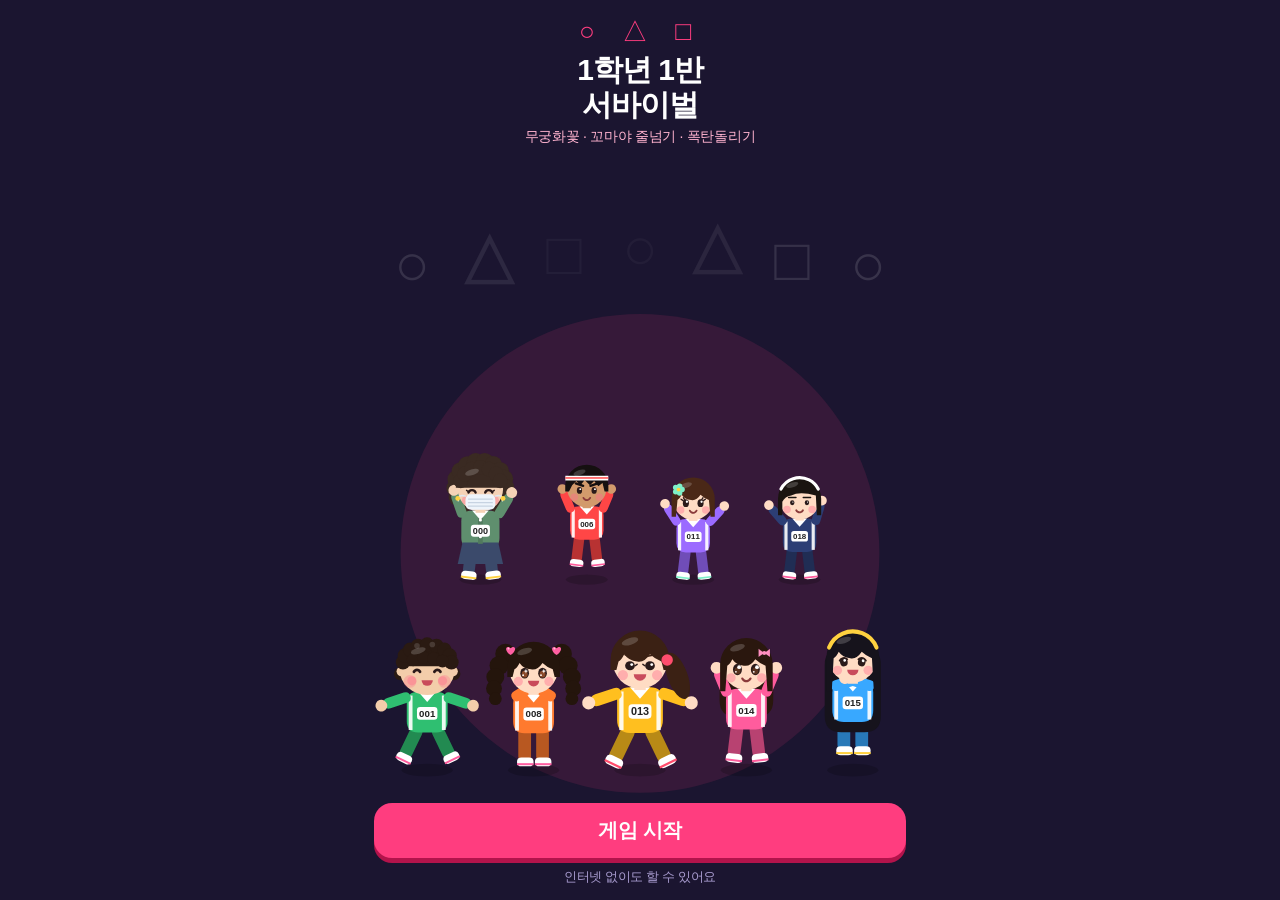
<file: squid-game/index.html>
<!DOCTYPE html>
<html lang="ko">
<head>
<meta charset="utf-8">
<meta name="viewport" content="width=device-width,initial-scale=1,maximum-scale=1,user-scalable=no,viewport-fit=cover">
<meta name="theme-color" content="#1b1530">
<meta name="apple-mobile-web-app-capable" content="yes">
<link rel="manifest" href="manifest.webmanifest">
<link rel="apple-touch-icon" href="icon-192.png">
<title>1학년 1반 서바이벌</title>
<style>
*{box-sizing:border-box;margin:0;padding:0;-webkit-tap-highlight-color:transparent;user-select:none;-webkit-user-select:none;-webkit-touch-callout:none}
html,body{height:100%;background:#1b1530;color:#fff;font-family:-apple-system,BlinkMacSystemFont,"Apple SD Gothic Neo","Malgun Gothic","Noto Sans KR",sans-serif;overflow:hidden;touch-action:manipulation}
#app{position:fixed;inset:0;display:flex;justify-content:center}
.screen{position:absolute;inset:0;display:none;flex-direction:column;align-items:center;max-width:560px;margin:0 auto;padding:max(14px,env(safe-area-inset-top)) 14px max(14px,env(safe-area-inset-bottom))}
.screen.on{display:flex}
h1{font-size:30px;letter-spacing:-1px;white-space:nowrap;text-align:center;line-height:1.15}
h2{font-size:22px;letter-spacing:-.5px;white-space:nowrap;margin:6px 0 12px}
.sub{color:#ffb3cf;font-size:14px;white-space:nowrap;letter-spacing:-.3px;margin-top:6px}
.btn{border:0;border-radius:18px;font-weight:800;color:#fff;font-size:20px;padding:14px 22px;background:#ff3d7f;box-shadow:0 5px 0 #b3134b;white-space:nowrap;letter-spacing:-.5px;font-family:inherit;cursor:pointer}
.btn:active{transform:translateY(3px);box-shadow:0 2px 0 #b3134b}
.btn.teal{background:#13b3a2;box-shadow:0 5px 0 #0a7468}
.btn.teal:active{box-shadow:0 2px 0 #0a7468}
.btn.gray{background:#4b4366;box-shadow:0 5px 0 #2d2742}
.btn.gray:active{box-shadow:0 2px 0 #2d2742}
.btn:disabled{opacity:.35}
#titleCv{width:100%;flex:1;min-height:0}
.shapes{font-size:26px;letter-spacing:10px;color:#ff3d7f;margin-bottom:4px}
.grid{display:grid;grid-template-columns:repeat(3,1fr);gap:8px;width:100%;margin-top:6px;overflow-y:auto;min-height:0}
.card{background:#2b2347;border-radius:18px;padding:6px 4px 8px;text-align:center;border:3px solid transparent;cursor:pointer;transition:transform .12s}
.card.sel{border-color:#ff3d7f;background:#3b2b55;transform:scale(1.04)}
.card canvas{width:100%;aspect-ratio:1/1;display:block}
.card b{display:block;font-size:17px;white-space:nowrap;letter-spacing:-.6px}
.card b.long{font-size:14px;letter-spacing:-1px}
.card{position:relative}.card em{display:none;position:absolute;top:6px;right:8px;font-style:normal;background:#ff3d7f;border-radius:50%;width:24px;height:24px;line-height:24px;font-size:14px;font-weight:900}.card.sel em{display:block}
.card small{color:#bbaee0;font-size:12px;white-space:nowrap}
.games{display:flex;flex-direction:column;gap:12px;width:100%}
.gcard{display:flex;align-items:center;gap:12px;background:#2b2347;border-radius:20px;padding:12px 14px;cursor:pointer;border:3px solid transparent}
.gcard:active{transform:scale(.98)}
.gcard .ic{font-size:40px;width:58px;height:58px;display:flex;align-items:center;justify-content:center;border-radius:16px;flex:none}
.gcard b{font-size:19px;white-space:nowrap;letter-spacing:-.6px;display:block}
.gcard span{font-size:13px;color:#cfc4ee;letter-spacing:-.4px;display:block;line-height:1.35;margin-top:2px}
.seg{display:flex;background:#2b2347;border-radius:14px;padding:4px;gap:4px;margin:4px 0 14px}
.seg button{flex:1;border:0;background:transparent;color:#cfc4ee;font-size:16px;font-weight:800;padding:9px 16px;border-radius:11px;white-space:nowrap;font-family:inherit;letter-spacing:-.4px}
.seg button.on{background:#ff3d7f;color:#fff}
.me{display:flex;align-items:center;gap:8px;font-size:15px;color:#cfc4ee;white-space:nowrap}
.me canvas{width:40px;height:46px}
#sPlay{padding:0;max-width:none}
#stage{position:relative;flex:1;width:100%;min-height:0}
#cv{position:absolute;inset:0;width:100%;height:100%;display:block;touch-action:none}
#hudTop{position:absolute;left:0;right:0;top:max(8px,env(safe-area-inset-top));display:flex;justify-content:space-between;align-items:flex-start;padding:0 10px;pointer-events:none}
.pill{background:rgba(20,14,40,.72);border-radius:14px;padding:6px 12px;font-weight:800;font-size:16px;white-space:nowrap;letter-spacing:-.4px}
.ibtn{pointer-events:auto;border:0;background:rgba(20,14,40,.72);color:#fff;width:40px;height:40px;border-radius:12px;font-size:18px;font-family:inherit}
#banner{position:absolute;left:50%;top:42%;transform:translate(-50%,-50%) scale(.6);opacity:0;pointer-events:none;background:rgba(20,14,40,.88);border:3px solid #ff3d7f;border-radius:22px;padding:14px 22px;text-align:center;transition:all .22s cubic-bezier(.2,1.6,.4,1);max-width:92%}
#banner.on{opacity:1;transform:translate(-50%,-50%) scale(1)}
#banner b{display:block;font-size:30px;white-space:nowrap;letter-spacing:-1px}
#banner span{display:block;font-size:15px;color:#ffd2e2;margin-top:4px;letter-spacing:-.4px;white-space:nowrap}
#ctrl{width:100%;max-width:560px;padding:10px 12px max(12px,env(safe-area-inset-bottom));background:#1b1530;display:flex;flex-direction:column;gap:10px;align-items:stretch}
.bigbtn{border:0;border-radius:22px;height:92px;font-size:28px;font-weight:900;color:#fff;background:#ff3d7f;box-shadow:0 6px 0 #b3134b;font-family:inherit;white-space:nowrap;letter-spacing:-1px;touch-action:none}
.bigbtn.held,.bigbtn:active{transform:translateY(4px);box-shadow:0 2px 0 #b3134b;background:#ff5a93}
.bigbtn.teal{background:#13b3a2;box-shadow:0 6px 0 #0a7468}
.bigbtn.orange{background:#ff8a1f;box-shadow:0 6px 0 #b35500}
.acts{display:grid;grid-template-columns:repeat(4,1fr);gap:8px}
.act{border:0;border-radius:16px;height:62px;background:#3b3160;color:#fff;font-family:inherit;font-weight:800;font-size:13px;letter-spacing:-.6px;white-space:nowrap;display:flex;flex-direction:column;align-items:center;justify-content:center;gap:1px;box-shadow:0 4px 0 #241d3d;touch-action:none}
.act i{font-style:normal;font-size:24px;line-height:1}
.act:active{transform:translateY(3px);box-shadow:0 1px 0 #241d3d}
.act.hint{background:#ffcf33;color:#3a2600;box-shadow:0 4px 0 #b38900;animation:pulse .6s infinite alternate}
.act.ok{background:#13b3a2;box-shadow:0 4px 0 #0a7468}
@keyframes pulse{to{transform:scale(1.07)}}
.friends{display:grid;grid-template-columns:repeat(4,1fr);gap:8px}
.friend{border:0;border-radius:16px;height:92px;background:#3b3160;color:#fff;font-family:inherit;font-weight:800;font-size:15px;letter-spacing:-.7px;white-space:nowrap;box-shadow:0 4px 0 #241d3d;display:flex;flex-direction:column;align-items:center;justify-content:center;gap:2px}
.friend canvas{width:38px;height:44px}
.friend:active{transform:translateY(3px)}
.friend.go{background:#ff8a1f;box-shadow:0 4px 0 #b35500;animation:pulse .5s infinite alternate}
.friend:disabled{opacity:.3;animation:none}
.hand{display:grid;gap:10px}
.gift{border:0;border-radius:18px;height:118px;background:#fff;color:#222;font-family:inherit;display:flex;flex-direction:column;align-items:center;justify-content:center;gap:2px;box-shadow:0 5px 0 #b9b0d6;border:4px solid #13b3a2}
.gift.neg{border-color:#ff3d7f}.gift.wand{border-color:#9b6bff}
.gift i{font-style:normal;font-size:42px;line-height:1}.gift b{font-size:15px;white-space:nowrap;letter-spacing:-.6px}.gift span{font-size:20px;font-weight:900;color:#0a8a7c}
.gift.neg span{color:#e0245e}.gift.wand span{color:#7a4cd9;font-size:15px}
.gift:active{transform:translateY(3px);box-shadow:0 2px 0 #b9b0d6}
.tip{text-align:center;font-weight:800;font-size:15px;color:#ffd2e2;white-space:nowrap;letter-spacing:-.6px;overflow:hidden;text-overflow:ellipsis}
.tip u{color:#7ef0c8;margin-left:6px;cursor:pointer}
.lines{display:grid;grid-template-columns:repeat(3,1fr);gap:8px}.lines .act{height:92px;font-size:13px}.lines .act i{font-size:30px}
.msg{text-align:center;font-weight:800;font-size:17px;color:#ffd2e2;white-space:nowrap;letter-spacing:-.5px;height:92px;display:flex;align-items:center;justify-content:center;background:#2b2347;border-radius:22px}
#rank{width:100%;display:flex;flex-direction:column;gap:8px;margin:6px 0 16px}
.row{display:flex;align-items:center;gap:10px;background:#2b2347;border-radius:16px;padding:6px 12px}
.row.me1{background:#4a2a5a;border:2px solid #ff3d7f}
.row .md{font-size:26px;width:36px;text-align:center;flex:none}
.row canvas{width:44px;height:51px;flex:none}
.row b{font-size:18px;white-space:nowrap;letter-spacing:-.5px}
.row span{margin-left:auto;font-size:14px;color:#cfc4ee;white-space:nowrap;letter-spacing:-.4px}
.btns{display:flex;flex-direction:column;gap:12px;width:100%}
.big-emoji{font-size:58px;line-height:1;margin:8px 0 2px}
.hint-text{font-size:13px;color:#a99cd0;margin-top:10px;white-space:nowrap;letter-spacing:-.4px}
.flexfill{flex:1}
</style>
</head>
<body>
<div id="app">

<section id="sTitle" class="screen on">
  <div class="shapes">○ △ □</div>
  <h1>1학년 1반<br>서바이벌</h1>
  <div class="sub">무궁화꽃 · 꼬마야 줄넘기 · 폭탄돌리기</div>
  <canvas id="titleCv"></canvas>
  <div class="btns">
    <button class="btn" id="bStart">게임 시작</button>
  </div>
  <div class="hint-text">인터넷 없이도 할 수 있어요</div>
</section>

<section id="sChar" class="screen">
  <h2>내 캐릭터를 골라요</h2>
  <div class="grid" id="charGrid"></div>
  <div class="flexfill"></div>
  <div class="sub" style="margin-bottom:10px">다음 화면에서 대결할 친구를 골라요</div>
  <div class="btns"><button class="btn" id="bCharOk">이 친구로 할래!</button></div>
</section>

<section id="sOpp" class="screen">
  <h2>누구랑 대결할까?</h2>
  <div class="sub" id="oppMsg" style="margin:-6px 0 4px">최대 4명까지 골라요</div>
  <div class="grid" id="oppGrid"></div>
  <div class="flexfill"></div>
  <div class="btns" style="flex-direction:row"><button class="btn gray" id="bRandOpp" style="flex:none">🎲 무작위</button><button class="btn" id="bOppOk" style="flex:1">대결 시작!</button></div>
</section>

<section id="sGame" class="screen">
  <div class="me" id="meBox"></div>
  <h2>어떤 게임을 할까?</h2>
  <div class="seg" id="diffSeg">
    <button data-d="easy">쉬움</button><button data-d="normal" class="on">보통</button><button data-d="hard">어려움</button>
  </div>
  <div class="games">
    <div class="gcard" data-g="g1"><div class="ic" style="background:#ffd9e6">🌸</div><div><b>무궁화꽃이 피었습니다</b><span>버튼을 꾹 누르면 달려요.<br>술래봇이 돌아보면 손을 떼요!</span></div></div>
    <div class="gcard" data-g="g2"><div class="ic" style="background:#d6f5f1">🪢</div><div><b>꼬마야 꼬마야 줄넘기</b><span>줄이 발밑에 올 때 점프!<br>노래에 맞춰 동작도 해요.</span></div></div>
    <div class="gcard" data-g="g3"><div class="ic" style="background:#ffe6c9">💣</div><div><b>폭탄돌리기</b><span>폭탄을 톡톡 눌러서 친구에게!<br>시간은 아무도 몰라요.</span></div></div>
    <div class="gcard" data-g="g4"><div class="ic" style="background:#e9dcff">🎁</div><div><b>선물입니다</b><span>카드를 열고 친구에게 선물!<br>받을까? 거절할까? 눈치 싸움!</span></div></div>
  </div>
  <div class="flexfill"></div>
  <div class="btns"><button class="btn gray" id="bBackChar">캐릭터·상대 바꾸기</button></div>
</section>

<section id="sPlay" class="screen">
  <div id="stage">
    <canvas id="cv"></canvas>
    <div id="hudTop"><div class="pill" id="hudL">&nbsp;</div><div style="display:flex;gap:6px"><div class="pill" id="hudR" style="display:none"></div><button class="ibtn" id="bSnd">🔊</button><button class="ibtn" id="bQuit">✕</button></div></div>
    <div id="banner"><b></b><span></span></div>
  </div>
  <div id="ctrl"></div>
</section>

<section id="sResult" class="screen">
  <div class="big-emoji" id="resEmoji">🏆</div>
  <h2 id="resTitle">결과</h2>
  <div id="rank"></div>
  <div class="flexfill"></div>
  <div class="btns">
    <button class="btn" id="bAgain">한 번 더!</button>
    <button class="btn teal" id="bOther">다른 게임 하기</button>
  </div>
</section>

</div>
<script>
'use strict';
const $=s=>document.querySelector(s);
const rand=(a,b)=>a+Math.random()*(b-a);
const randi=(a,b)=>Math.floor(rand(a,b+1));
const pick=a=>a[Math.floor(Math.random()*a.length)];
const clamp=(v,a,b)=>Math.max(a,Math.min(b,v));
const lerp=(a,b,t)=>a+(b-a)*t;
const shuffle=a=>{for(let i=a.length-1;i>0;i--){const j=Math.floor(Math.random()*(i+1));[a[i],a[j]]=[a[j],a[i]]}return a};

/* ---------------- 캐릭터 ---------------- */
const CHARS=[
 {name:'이화정 선생님',short:'선생님',num:'000',suit:'#5f8f6e',hair:'#3a2a22',style:'perm',acc:'#ffd23f',adult:true,scale:1.14,skin:'#f5d2b6',eye:'kind',mask:true},
 {name:'김승현',num:'001',suit:'#2fbf71',hair:'#2a1a12',style:'chubby',acc:'#ffffff',skin:'#f3cdaa',eye:'smile'},
 {name:'장도윤',num:'006',suit:'#ff4646',hair:'#151010',style:'boy',acc:'#ffffff',skin:'#d29a6c',runner:true,eye:'sharp'},
 {name:'김은경',num:'008',suit:'#ff7a2e',hair:'#24150c',style:'twintail',acc:'#ff5fa2',eye:'sparkle'},
 {name:'류아윤',num:'011',suit:'#9b6bff',hair:'#4a2817',style:'bob',acc:'#7ef0c8',flower:'#7ef0c8',eye:'lash'},
 {name:'변예서',num:'013',suit:'#ffbf1f',hair:'#3b2114',style:'ponytail',acc:'#ff4d6d',scale:1.12,eye:'almond'},
 {name:'손리안',num:'014',suit:'#ff5c9d',hair:'#2a170e',style:'long',acc:'#ffffff',pin:'#ff8fc0',eye:'big'},
 {name:'이세아',num:'015',suit:'#38a8ff',hair:'#16131c',style:'xlong',acc:'#ffd23f',eye:'droopy'},
 {name:'이하윤',num:'018',suit:'#2c3e75',hair:'#1a1410',style:'neat',acc:'#ffffff',eye:'calm'},
];
const nm=ci=>CHARS[ci].short||CHARS[ci].name;
const jo=(w,a,b)=>{const c=w.charCodeAt(w.length-1)-0xAC00;return w+(c>=0&&c<11172&&c%28?a:b)};
const byNum=n=>CHARS.findIndex(c=>c.num===n);
const S={player:byNum('014'),opp:[],diff:'normal',game:'g1',sound:true};
try{const sv=JSON.parse(localStorage.getItem('sq1_settings2')||'{}');if(sv.player&&byNum(sv.player)>=0)S.player=byNum(sv.player);if(Array.isArray(sv.opp))S.opp=sv.opp.map(byNum).filter(i=>i>=0&&i!==S.player).slice(0,4);if(sv.diff)S.diff=sv.diff;if(sv.sound===false)S.sound=false}catch(e){}
function saveSettings(){try{localStorage.setItem('sq1_settings2',JSON.stringify({player:CHARS[S.player].num,opp:S.opp.map(i=>CHARS[i].num),diff:S.diff,sound:S.sound}))}catch(e){}}
function randOpp(){S.opp=shuffle(CHARS.map((c,i)=>i).filter(i=>i!==S.player)).slice(0,4)}
if(!S.opp.length)randOpp();
/* 참가자 배치: 내가 가운데 */
function lineup(){const o=S.opp.slice();const mid=Math.floor((o.length+1)/2);o.splice(mid,0,S.player);return o}

function shade(hex,p){const n=parseInt(hex.slice(1),16);let r=n>>16,g=(n>>8)&255,b=n&255;const f=p<0?0:255,t=Math.abs(p);r=Math.round((f-r)*t+r);g=Math.round((f-g)*t+g);b=Math.round((f-b)*t+b);return `rgb(${r},${g},${b})`}
function rr(g,x,y,w,h,r){r=Math.min(r,Math.abs(w)/2,Math.abs(h)/2);g.beginPath();g.moveTo(x+r,y);g.lineTo(x+w-r,y);g.quadraticCurveTo(x+w,y,x+w,y+r);g.lineTo(x+w,y+h-r);g.quadraticCurveTo(x+w,y+h,x+w-r,y+h);g.lineTo(x+r,y+h);g.quadraticCurveTo(x,y+h,x,y+h-r);g.lineTo(x,y+r);g.quadraticCurveTo(x,y,x+r,y);g.closePath()}
function circ(g,x,y,r){g.beginPath();g.arc(x,y,r,0,Math.PI*2)}
function heart(g,x,y,s,col){g.save();g.translate(x,y);g.fillStyle=col;g.beginPath();g.moveTo(0,s*.9);g.bezierCurveTo(-s*1.4,0,-s*.8,-s*1.1,0,-s*.35);g.bezierCurveTo(s*.8,-s*1.1,s*1.4,0,0,s*.9);g.fill();g.fillStyle='rgba(255,255,255,.6)';circ(g,-s*.4,-s*.3,s*.18);g.fill();g.restore()}
function bow(g,x,y,s,col){g.save();g.translate(x,y);g.fillStyle=col;g.strokeStyle='rgba(0,0,0,.18)';g.lineWidth=s*.12;g.beginPath();g.moveTo(0,0);g.lineTo(-s,-s*.7);g.lineTo(-s,s*.7);g.closePath();g.fill();g.stroke();g.beginPath();g.moveTo(0,0);g.lineTo(s,-s*.7);g.lineTo(s,s*.7);g.closePath();g.fill();g.stroke();circ(g,0,0,s*.35);g.fill();g.restore()}

/* 캐릭터 그리기: (x,y)=발 아래 중심, s=키(px) */
function drawEyes(g,c,ex,ey,u){const dk='#2a1a1a',t=c.eye||'round';g.lineCap='round';
  const el=(x,y,rx,ry,col)=>{g.fillStyle=col;g.beginPath();g.ellipse(x,y,rx,ry,0,0,Math.PI*2);g.fill()};
  const brow=(dy,tilt,w)=>{g.strokeStyle=c.hair;g.lineWidth=(w||1.6)*u;[-1,1].forEach(d=>{g.beginPath();g.moveTo(d*(ex-3.5*u),ey+dy*u+tilt*u);g.lineTo(d*(ex+3.5*u),ey+dy*u-tilt*u);g.stroke()})};
  [-1,1].forEach(d=>{const x=d*ex;
    if(t==='big'){el(x,ey,3.5*u,4.5*u,dk);el(x,ey+1*u,2.4*u,2.8*u,'#5a3420');g.fillStyle='#fff';circ(g,x+1.3*u,ey-1.8*u,1.5*u);g.fill();circ(g,x-1.2*u,ey+1.8*u,.7*u);g.fill()}
    else if(t==='sparkle'){el(x,ey,3.4*u,4.2*u,dk);el(x,ey+.8*u,2.3*u,2.7*u,'#8a4a2a');g.fillStyle='#fff';g.beginPath();const cx=x+1*u,cy=ey-1.6*u,r=1.8*u;for(let k=0;k<8;k++){const rr2=k%2?r*.35:r;g.lineTo(cx+Math.cos(k*Math.PI/4)*rr2,cy+Math.sin(k*Math.PI/4)*rr2)}g.fill();circ(g,x-1.2*u,ey+1.6*u,.7*u);g.fill()}
    else if(t==='lash'){el(x,ey,2.9*u,3.7*u,dk);g.fillStyle='#fff';circ(g,x+1*u,ey-1.4*u,1.1*u);g.fill();g.strokeStyle=dk;g.lineWidth=1.3*u;g.beginPath();g.moveTo(x+d*2.6*u,ey-2.4*u);g.lineTo(x+d*4.6*u,ey-3.8*u);g.moveTo(x+d*1.2*u,ey-3.4*u);g.lineTo(x+d*2.4*u,ey-5.2*u);g.stroke()}
    else if(t==='almond'){el(x,ey,3.4*u,3.1*u,dk);g.fillStyle='#fff';circ(g,x+1.2*u,ey-.8*u,1*u);g.fill();g.strokeStyle=dk;g.lineWidth=1*u;g.beginPath();g.moveTo(x-d*3.6*u,ey);g.lineTo(x-d*5*u,ey-1*u);g.stroke()}
    else if(t==='droopy'){g.save();g.translate(x,ey);g.rotate(d*.18);el(0,0,3*u,3.4*u,dk);g.fillStyle='#fff';circ(g,.9*u,-1.2*u,1.1*u);g.fill();g.strokeStyle=dk;g.lineWidth=1.3*u;g.beginPath();g.arc(0,.6*u,3.8*u,Math.PI*1.2,Math.PI*1.8);g.stroke();g.restore()}
    else if(t==='sharp'){el(x,ey,2.5*u,3.2*u,dk);g.fillStyle='#fff';circ(g,x+.8*u,ey-1.2*u,.9*u);g.fill()}
    else if(t==='calm'){el(x,ey,2.1*u,2.3*u,dk);g.fillStyle='#fff';circ(g,x+.6*u,ey-.7*u,.6*u);g.fill()}
    else if(t==='kind'){g.strokeStyle=dk;g.lineWidth=2*u;g.beginPath();g.arc(x,ey+1.2*u,3.2*u,Math.PI*1.12,Math.PI*1.88);g.stroke();g.lineWidth=1.2*u;g.beginPath();g.moveTo(x+d*3*u,ey-.6*u);g.lineTo(x+d*4.6*u,ey-1.8*u);g.stroke()}
    else{el(x,ey,2.9*u,3.8*u,dk);g.fillStyle='#fff';circ(g,x+1*u,ey-1.4*u,1.1*u);g.fill()}
  });
  if(t==='sharp')brow(-5.5,1.2,2.2);if(t==='calm')brow(-5,0,1.4);if(t==='kind')brow(-6,-.6,1.4);if(t==='almond')brow(-7,.7,1.1);
}
function drawGirl(g,x,y,s,c,o){
  o=o||{};const u=s/100,pose=o.pose||'stand',ph=o.phase||0;
  const skin=c.skin||'#ffdcc4',suit=c.suit,dark=c.adult?'#3b4a6b':shade(c.suit,-.28);
  g.save();g.translate(x,y);
  if(o.alpha!=null)g.globalAlpha=o.alpha;
  if(o.shadow!==false){g.fillStyle='rgba(0,0,0,.18)';g.beginPath();g.ellipse(0,0,20*u*(o.shadowK||1),5*u*(o.shadowK||1),0,0,Math.PI*2);g.fill()}
  if(o.lift)g.translate(0,-o.lift);
  if(o.lie){g.rotate(o.lie*Math.PI/2*(o.lieDir||1))}
  if(o.flip)g.scale(-1,1);
  if(c.scale)g.scale(c.scale,c.scale);
  let crouch=pose==='ground'?13*u:pose==='sit'?20*u:0;
  let la=0,ra=0;
  if(pose==='run'){la=Math.sin(ph)*.55;ra=-la}
  else if(pose==='jump'){la=.45;ra=-.45}
  else if(pose==='sit'){la=1.25;ra=-1.25}
  else if(pose==='ground'){la=.6;ra=-.6}
  else if(pose==='manse'||pose==='cheer'){la=.12;ra=-.12}
  const legLen=26*u-crouch*.35;
  const leg=(hx,a)=>{g.save();g.translate(hx,-30*u+crouch);g.rotate(a);g.fillStyle=dark;rr(g,-5*u,0,10*u,legLen,4*u);g.fill();g.fillStyle='#fff';rr(g,-6*u,legLen-3*u,13*u,7*u,3.5*u);g.fill();g.fillStyle=c.acc==='#ffffff'?'#ff5c9d':c.acc;g.fillRect(-6*u,legLen+1.5*u,13*u,1.6*u);g.restore()};
  leg(-7*u,la);leg(7*u,ra);
  g.translate(0,crouch);
  // 뒷머리
  g.fillStyle=c.hair;
  if(c.style==='long'){rr(g,-21*u,-84*u,42*u,48*u,13*u);g.fill()}
  if(c.style==='xlong'){rr(g,-22*u,-84*u,44*u,66*u,13*u);g.fill()}
  if((c.style==='bob'||c.style==='neat')&&o.back){rr(g,-22*u,-92*u,44*u,32*u,14*u);g.fill()}
  if(c.style==='perm'){for(let k=0;k<14;k++){const a=Math.PI*(.75+k*.115);circ(g,Math.cos(a)*21*u,-78*u+Math.sin(a)*21*u,7.5*u);g.fill()}}
  // 몸통
  g.fillStyle=suit;rr(g,-16*u,-58*u,32*u,32*u,9*u);g.fill();
  if(c.adult){g.fillStyle='#3b4a6b';g.beginPath();g.moveTo(-15*u,-31*u);g.lineTo(15*u,-31*u);g.lineTo(19*u,-13*u);g.lineTo(-19*u,-13*u);g.closePath();g.fill();
    g.fillStyle=shade(suit,-.15);g.fillRect(-2*u,-58*u,4*u,28*u);[-50,-43,-36].forEach(yy=>{g.fillStyle='#fff';circ(g,0,yy*u,1.3*u);g.fill()})}
  else{g.fillStyle='rgba(255,255,255,.9)';g.fillRect(-14.5*u,-55*u,3*u,27*u);g.fillRect(11.5*u,-55*u,3*u,27*u)}
  if(!o.back){
    g.fillStyle='#fff';g.beginPath();g.moveTo(-7*u,-58*u);g.lineTo(0,-50*u);g.lineTo(7*u,-58*u);g.closePath();g.fill();
    g.fillStyle='#fff';rr(g,-8*u,-46*u,16*u,10*u,2.5*u);g.fill();
    g.fillStyle='#222';g.font=`900 ${7.6*u}px sans-serif`;g.textAlign='center';g.textBaseline='middle';g.fillText(c.num,0,-40.6*u);
  }
  // 팔
  let a1=.2,a2=-.2;
  if(pose==='run'){a1=.25+Math.sin(ph)*.7;a2=-.25+Math.sin(ph)*.7}
  else if(pose==='jump'){a1=1.25;a2=-1.25}
  else if(pose==='clap'){const k=(Math.sin(ph)+1)/2;a1=-2.15+k*.45;a2=2.15-k*.45}
  else if(pose==='manse'){a1=2.75;a2=-2.75}
  else if(pose==='cheer'){a1=2.6+Math.sin(ph)*.25;a2=-2.6+Math.sin(ph+1)*.25}
  else if(pose==='ground'){a1=-.15;a2=.15}
  else if(pose==='sit'){a1=.5;a2=-.5}
  else if(pose==='hold'){a1=-.95;a2=.95}
  else if(pose==='throw'){a1=-1.9;a2=-2.6}
  else if(pose==='stop'){a1=.05;a2=-.05}
  const arm=(sx,a)=>{g.save();g.translate(sx,-54*u);g.rotate(a);g.fillStyle=suit;rr(g,-4.2*u,-2*u,8.4*u,22*u,4.2*u);g.fill();g.fillStyle=skin;circ(g,0,22*u,4.6*u);g.fill();g.restore()};
  arm(-15*u,a1);arm(15*u,a2);
  // 머리 장식(뒤)
  g.fillStyle=c.hair;
  if(c.style==='twintail'){[-1,1].forEach(d=>{[[22,-88,8],[27,-79,7.5],[30,-70,7],[31,-61,6.2],[30,-53,5]].forEach(q=>{circ(g,d*q[0]*u,q[1]*u,q[2]*u);g.fill()})})}
  if(c.style==='chubby'&&!o.back){[[-21,-72,5],[21,-72,5]].forEach(q=>{circ(g,q[0]*u,q[1]*u,q[2]*u);g.fill()})}
  if(c.style==='pigtail'){circ(g,-23*u,-68*u,8.5*u);g.fill();circ(g,23*u,-68*u,8.5*u);g.fill();circ(g,-25*u,-58*u,6*u);g.fill();circ(g,25*u,-58*u,6*u);g.fill()}
  if(c.style==='ponytail'){g.save();g.translate(19*u,-74*u);g.rotate(-.35);g.beginPath();g.ellipse(4*u,10*u,7*u,17*u,0,0,Math.PI*2);g.fill();g.restore()}
  if(c.style==='buns'){circ(g,-14*u,-95*u,8.5*u);g.fill();circ(g,14*u,-95*u,8.5*u);g.fill()}
  if(c.style==='bear'){[-1,1].forEach(d=>{g.fillStyle=skin;circ(g,d*15*u,-92*u,7.5*u);g.fill();g.fillStyle='#e9a8a0';circ(g,d*15*u,-92*u,4*u);g.fill()})}
  // 목/머리
  g.fillStyle=skin;g.fillRect(-4*u,-62*u,8*u,6*u);
  if(c.style==='chubby'){g.beginPath();g.ellipse(0,-75*u,21.5*u,19.5*u,0,0,Math.PI*2);g.fill();circ(g,-20*u,-74*u,4*u);g.fill();circ(g,20*u,-74*u,4*u);g.fill()}else{circ(g,0,-76*u,19*u);g.fill()}
  if(o.back){
    if(c.style!=='bear'){g.fillStyle=c.hair;circ(g,0,-77*u,20.5*u);g.fill()}
    if(c.style==='bob'||c.style==='neat'){rr(g,-22*u,-90*u,44*u,30*u,14*u);g.fill()}
    if(c.style==='chubby'){for(let k=0;k<9;k++){const a=Math.PI*(1+k*.125);circ(g,Math.cos(a)*19*u,-80*u+Math.sin(a)*15*u,6*u);g.fill()}}
  }else if(c.style==='bear'){
    const ex=7.5*u,ey=-78*u;
    if(o.x){g.strokeStyle='#2a1a1a';g.lineWidth=2.2*u;g.lineCap='round';[-1,1].forEach(d=>{g.beginPath();g.moveTo(d*ex-3*u,ey-3*u);g.lineTo(d*ex+3*u,ey+3*u);g.moveTo(d*ex+3*u,ey-3*u);g.lineTo(d*ex-3*u,ey+3*u);g.stroke()})}
    else{g.strokeStyle='#2a1a1a';g.lineWidth=2.2*u;g.lineCap='round';[-1,1].forEach(d=>{g.beginPath();g.arc(d*ex,ey+1.5*u,3.2*u,Math.PI*1.1,Math.PI*1.9);g.stroke()})}
    g.fillStyle='#f1d3ad';g.beginPath();g.ellipse(0,-67*u,10*u,7.5*u,0,0,Math.PI*2);g.fill();
    g.fillStyle='#2a1a1a';g.beginPath();g.ellipse(0,-70.5*u,3.4*u,2.4*u,0,0,Math.PI*2);g.fill();
    g.fillStyle='rgba(255,110,140,.45)';circ(g,-13*u,-70*u,3.4*u);g.fill();circ(g,13*u,-70*u,3.4*u);g.fill();
    g.strokeStyle='#5a2a1a';g.fillStyle='#c94b5b';g.lineWidth=1.8*u;
    if(o.mouth==='sad'){g.beginPath();g.arc(0,-61*u,3.2*u,1.15*Math.PI,1.85*Math.PI);g.stroke()}
    else if(o.mouth==='o'){g.beginPath();g.ellipse(0,-64*u,2.4*u,2.8*u,0,0,Math.PI*2);g.fill()}
    else{g.beginPath();g.moveTo(-5*u,-66*u);g.quadraticCurveTo(0,-59*u,5*u,-66*u);g.closePath();g.fill();g.beginPath();g.moveTo(0,-68*u);g.lineTo(0,-66*u);g.stroke()}
  }else{
    // 얼굴
    const ex=7*u,ey=-73*u;
    if(o.x){g.strokeStyle='#2a1a1a';g.lineWidth=2.2*u;g.lineCap='round';[-1,1].forEach(d=>{g.beginPath();g.moveTo(d*ex-3*u,ey-3*u);g.lineTo(d*ex+3*u,ey+3*u);g.moveTo(d*ex+3*u,ey-3*u);g.lineTo(d*ex-3*u,ey+3*u);g.stroke()})}
    else if(o.closed){g.strokeStyle='#2a1a1a';g.lineWidth=2*u;g.lineCap='round';[-1,1].forEach(d=>{g.beginPath();g.arc(d*ex,ey+1*u,3*u,Math.PI*1.1,Math.PI*1.9);g.stroke()})}
    else if(c.style==='chubby'){g.strokeStyle='#2a1a1a';g.lineWidth=2.3*u;g.lineCap='round';[-1,1].forEach(d=>{g.beginPath();g.arc(d*8*u,ey+.5*u,2.6*u,Math.PI*1.15,Math.PI*1.85);g.stroke()})}
    else drawEyes(g,c,ex,ey,u);
    g.fillStyle='rgba(255,110,140,.42)';circ(g,-12*u,-66.5*u,3.6*u);g.fill();circ(g,12*u,-66.5*u,3.6*u);g.fill();
    g.strokeStyle='#8a3b3b';g.fillStyle='#c94b5b';g.lineWidth=1.8*u;g.lineCap='round';
    if(c.style==='chubby'){g.fillStyle='rgba(255,110,140,.3)';circ(g,-13.5*u,-66*u,5*u);g.fill();circ(g,13.5*u,-66*u,5*u);g.fill();g.fillStyle='#c94b5b'}
    const m=o.mouth||(c.style==='chubby'?'grin':'smile');
    if(m==='smile'){g.beginPath();g.arc(0,-67.5*u,3.6*u,.15*Math.PI,.85*Math.PI);g.stroke()}
    else if(m==='o'){g.beginPath();g.ellipse(0,-65.5*u,2.4*u,3*u,0,0,Math.PI*2);g.fill()}
    else if(m==='grin'){g.beginPath();g.arc(0,-67*u,4.4*u,0,Math.PI);g.closePath();g.fill()}
    else if(m==='sad'){g.beginPath();g.arc(0,-62.5*u,3.4*u,1.15*Math.PI,1.85*Math.PI);g.stroke()}
    else if(m==='flat'){g.beginPath();g.moveTo(-3*u,-65.5*u);g.lineTo(3*u,-65.5*u);g.stroke()}
    if(c.mask){g.fillStyle='#eef4fb';rr(g,-12.5*u,-71.5*u,25*u,13*u,5*u);g.fill();g.strokeStyle='#c7d3e2';g.lineWidth=1*u;[-67.5,-64.5,-61.5].forEach(yy=>{g.beginPath();g.moveTo(-10*u,yy*u);g.lineTo(10*u,yy*u);g.stroke()});g.strokeStyle='#dfe7f1';g.lineWidth=1.2*u;[-1,1].forEach(d=>{g.beginPath();g.moveTo(d*12.5*u,-70*u);g.quadraticCurveTo(d*19*u,-72*u,d*18.5*u,-66*u);g.stroke()})}
    if(c.glasses){g.strokeStyle='#26304a';g.lineWidth=1.7*u;[-1,1].forEach(d=>{circ(g,d*ex,ey,5.4*u);g.stroke()});g.beginPath();g.moveTo(-1.8*u,ey);g.lineTo(1.8*u,ey);g.stroke()}
    // 앞머리
    g.fillStyle=c.hair;g.lineJoin='round';g.beginPath();
    if(c.style==='perm'){g.arc(0,-77*u,20.6*u,Math.PI,0);g.closePath();g.fill();for(let k=0;k<7;k++){const a=Math.PI*(1.08+k*.14);circ(g,Math.cos(a)*17*u,-79*u+Math.sin(a)*15*u,6.2*u);g.fill()}}
    else if(c.style==='chubby'){g.ellipse(0,-78*u,21*u,18*u,0,Math.PI,0);g.closePath();g.fill();for(let k=0;k<9;k++){const a=Math.PI*(1.0+k*.125);circ(g,Math.cos(a)*19*u,-81*u+Math.sin(a)*14*u,5.6*u);g.fill()}[[-11,-83],[-3,-85],[5,-84],[12,-82]].forEach(q=>{circ(g,q[0]*u,q[1]*u,5*u);g.fill()});g.fillStyle='rgba(255,255,255,.14)';[[-8,-94],[4,-95]].forEach(q=>{circ(g,q[0]*u,q[1]*u,2.2*u);g.fill()});g.fillStyle=c.hair}
    else if(c.style==='boy'){g.arc(0,-77*u,20.6*u,Math.PI,0);g.lineTo(20.6*u,-72*u);g.lineTo(17*u,-72*u);g.lineTo(15*u,-80*u);g.lineTo(11*u,-77*u);g.lineTo(7*u,-82*u);g.lineTo(3*u,-78*u);g.lineTo(-2*u,-83*u);g.lineTo(-6*u,-78*u);g.lineTo(-10*u,-82*u);g.lineTo(-14*u,-78*u);g.lineTo(-17*u,-72*u);g.lineTo(-20.6*u,-72*u);g.closePath();g.fill()}
    else if(c.style==='neat'){g.arc(0,-77*u,20.6*u,Math.PI,0);g.lineTo(20.6*u,-61*u);g.lineTo(16.5*u,-61*u);g.lineTo(15.5*u,-80*u);g.quadraticCurveTo(0,-84*u,-8*u,-80*u);g.quadraticCurveTo(-14*u,-79*u,-16.5*u,-74*u);g.lineTo(-16.5*u,-61*u);g.lineTo(-20.6*u,-61*u);g.closePath();g.fill()}
    else{
    const side=c.style==='bob'?-60:c.style==='long'?-56:c.style==='xlong'?-50:-70;
    g.arc(0,-77*u,20.6*u,Math.PI,0);
    g.lineTo(20.6*u,side*u);g.lineTo(16.5*u,side*u);
    g.lineTo(15*u,-76*u);g.quadraticCurveTo(10*u,-78*u,7*u,-81*u);g.quadraticCurveTo(3*u,-75*u,-2*u,-76*u);g.quadraticCurveTo(-8*u,-76.5*u,-11*u,-81*u);g.quadraticCurveTo(-13*u,-77*u,-15*u,-76*u);
    g.lineTo(-16.5*u,side*u);g.lineTo(-20.6*u,side*u);g.closePath();g.fill();}
    g.fillStyle='rgba(255,255,255,.18)';g.beginPath();g.ellipse(-7*u,-90*u,6*u,2.4*u,-.3,0,Math.PI*2);g.fill();
  }
  if(c.style==='bear'&&o.back){g.fillStyle=shade(skin,-.12);circ(g,0,-74*u,8*u);g.fill()}
  // 액세서리
  if(c.style==='pigtail'){bow(g,-19*u,-80*u,4.5*u,c.acc);bow(g,19*u,-80*u,4.5*u,c.acc)}
  if(c.style==='ponytail'){g.fillStyle=c.acc;circ(g,19*u,-77*u,4*u);g.fill()}
  if(c.style==='bob'&&c.flower&&!o.back){g.fillStyle=c.flower;for(let k=0;k<5;k++){circ(g,-14*u+Math.cos(k*1.256)*3.4*u,-86*u+Math.sin(k*1.256)*3.4*u,2.6*u);g.fill()}g.fillStyle='#ffd23f';circ(g,-14*u,-86*u,1.8*u);g.fill()}
  if(c.style==='twintail'){heart(g,-18*u,-91*u,4.2*u,c.acc);heart(g,18*u,-91*u,4.2*u,c.acc)}
  if(c.style==='xlong'){g.strokeStyle=c.acc;g.lineWidth=3.2*u;g.beginPath();g.arc(0,-77*u,20*u,Math.PI*1.12,Math.PI*1.88);g.stroke()}
  if(c.style==='bob'&&!c.flower){g.strokeStyle=c.acc;g.lineWidth=3.2*u;g.beginPath();g.arc(0,-77*u,20*u,Math.PI*1.12,Math.PI*1.88);g.stroke()}
  if(c.style==='long'&&c.pin){bow(g,14*u,-86*u,4.5*u,c.pin)}else if(c.style==='long'){g.fillStyle=c.acc;for(let k=0;k<5;k++){circ(g,13*u+Math.cos(k*1.256)*3.2*u,-87*u+Math.sin(k*1.256)*3.2*u,2.4*u);g.fill()}g.fillStyle='#fff';circ(g,13*u,-87*u,1.6*u);g.fill()}
  if(c.style==='buns'){bow(g,-14*u,-87*u,3.6*u,c.acc);bow(g,14*u,-87*u,3.6*u,c.acc)}
  if(c.style==='neat'){g.strokeStyle=c.acc;g.lineWidth=3*u;g.beginPath();g.arc(0,-77*u,20*u,Math.PI*1.15,Math.PI*1.85);g.stroke()}
  if(c.runner){g.fillStyle='#fff';g.fillRect(-20.5*u,-87*u,41*u,4.5*u);g.fillStyle=c.suit;g.fillRect(-20.5*u,-85.6*u,41*u,1.4*u)}
  if(c.style==='perm'&&!o.back){g.fillStyle=c.acc;circ(g,-19*u,-68*u,2*u);g.fill();circ(g,19*u,-68*u,2*u);g.fill()}
  // 그을음
  if(o.soot){g.fillStyle='rgba(40,30,30,.55)';[[-8,-80,6],[6,-70,5],[-3,-66,4],[10,-84,5],[-12,-70,4],[0,-48,7],[-10,-38,5]].forEach(p=>{circ(g,p[0]*u,p[1]*u,p[2]*u);g.fill()});
    g.strokeStyle=c.hair;g.lineWidth=2*u;for(let k=0;k<9;k++){const a=Math.PI*(1.05+k*.1);g.beginPath();g.moveTo(Math.cos(a)*19*u,-77*u+Math.sin(a)*19*u);g.lineTo(Math.cos(a)*27*u,-77*u+Math.sin(a)*27*u);g.stroke()}}
  g.restore();
}
function portrait(cv,ci,o){const d=Math.min(2.5,devicePixelRatio||1);const r=cv.getBoundingClientRect();const w=r.width||cv.width,h=r.height||cv.height;cv.width=w*d;cv.height=h*d;const g=cv.getContext('2d');g.setTransform(d,0,0,d,0,0);g.clearRect(0,0,w,h);drawGirl(g,w/2,h*.97,h*.92/(CHARS[ci].adult?1.2:1.07),CHARS[ci],Object.assign({shadow:false},o||{}))}

/* ---------------- 소리 ---------------- */
let AC=null;
function ac(){if(!S.sound)return null;if(!AC){try{AC=new(window.AudioContext||window.webkitAudioContext)()}catch(e){return null}}if(AC.state==='suspended')AC.resume();return AC}
function tone(f,d=.12,type='square',v=.06,when=0,f2){const a=ac();if(!a)return;const t=a.currentTime+when;const o=a.createOscillator(),gn=a.createGain();o.type=type;o.frequency.setValueAtTime(f,t);if(f2)o.frequency.exponentialRampToValueAtTime(f2,t+d);gn.gain.setValueAtTime(v,t);gn.gain.exponentialRampToValueAtTime(.0001,t+d);o.connect(gn).connect(a.destination);o.start(t);o.stop(t+d+.03)}
function noise(d=.5,v=.35,lp=900,when=0){const a=ac();if(!a)return;const t=a.currentTime+when;const len=Math.floor(a.sampleRate*d);const b=a.createBuffer(1,len,a.sampleRate);const ch=b.getChannelData(0);for(let i=0;i<len;i++)ch[i]=(Math.random()*2-1)*Math.pow(1-i/len,2);const s=a.createBufferSource();s.buffer=b;const f=a.createBiquadFilter();f.type='lowpass';f.frequency.value=lp;const gn=a.createGain();gn.gain.value=v;s.connect(f).connect(gn).connect(a.destination);s.start(t)}
const MN=n=>440*Math.pow(2,(n-69)/12);
function hat(when=0,v=.04){const a=ac();if(!a)return;const t=a.currentTime+when;const len=Math.floor(a.sampleRate*.04);const b=a.createBuffer(1,len,a.sampleRate);const ch=b.getChannelData(0);for(let i=0;i<len;i++)ch[i]=(Math.random()*2-1)*(1-i/len);const s=a.createBufferSource();s.buffer=b;const f=a.createBiquadFilter();f.type='highpass';f.frequency.value=7000;const gn=a.createGain();gn.gain.value=v;s.connect(f).connect(gn).connect(a.destination);s.start(t)}
function kick(when=0,v=.28){tone(120,.16,'sine',v,when,45)}
/* 실로폰 */
function mallet(f,d,when=0,v=.07){const a=ac();if(!a)return;const t=a.currentTime+when;[[1,v,1],[4,v*.22,.35],[9.9,v*.06,.15]].forEach(([m,vv,dd])=>{const o=a.createOscillator(),g=a.createGain();o.type='sine';o.frequency.value=f*m;g.gain.setValueAtTime(.0001,t);g.gain.linearRampToValueAtTime(vv,t+.004);g.gain.exponentialRampToValueAtTime(.0001,t+Math.max(.05,d*dd));o.connect(g).connect(a.destination);o.start(t);o.stop(t+d+.05)})}
/* 피아노·베이스 퉁김 */
function pluck(f,d,when=0,v=.04,bass){const a=ac();if(!a)return;const t=a.currentTime+when;const o=a.createOscillator(),o2=a.createOscillator(),g=a.createGain(),fl=a.createBiquadFilter();
  o.type=bass?'triangle':'triangle';o2.type=bass?'sine':'square';o.frequency.value=f;o2.frequency.value=bass?f:f*1.003;fl.type='lowpass';fl.frequency.setValueAtTime(bass?900:2600,t);fl.frequency.exponentialRampToValueAtTime(bass?300:900,t+d);
  const g2=a.createGain();g2.gain.value=bass?.6:.12;g.gain.setValueAtTime(.0001,t);g.gain.linearRampToValueAtTime(v,t+.008);g.gain.exponentialRampToValueAtTime(.0001,t+Math.max(.06,d));
  o.connect(fl);o2.connect(g2).connect(fl);fl.connect(g).connect(a.destination);[o,o2].forEach(x=>{x.start(t);x.stop(t+d+.05)})}
/* 손뼉 */
function clap(when=0,v=.11){const a=ac();if(!a)return;const t=a.currentTime+when;const len=Math.floor(a.sampleRate*.16);const b=a.createBuffer(1,len,a.sampleRate);const ch=b.getChannelData(0);const sr=a.sampleRate;
  for(let i=0;i<len;i++){const tt=i/sr;const env=(tt<.01?1:tt<.02?.8:tt<.03?.7:0)+Math.exp(-(tt-.03)*30)*(tt>=.03?.6:0);ch[i]=(Math.random()*2-1)*env}
  const s=a.createBufferSource();s.buffer=b;const f=a.createBiquadFilter();f.type='bandpass';f.frequency.value=1400;f.Q.value=.9;const g=a.createGain();g.gain.value=v;s.connect(f).connect(g).connect(a.destination);s.start(t)}
/* 노래하는 목소리 느낌(비브라토) */
function voice(f,d,when=0,v=.075){const a=ac();if(!a)return;const t=a.currentTime+when;const o=a.createOscillator(),o2=a.createOscillator(),l=a.createOscillator(),lg=a.createGain(),g=a.createGain(),g2=a.createGain();
  o.type='triangle';o2.type='sine';o.frequency.value=f;o2.frequency.value=f*2;l.frequency.value=5.5;lg.gain.value=f*.012;l.connect(lg);lg.connect(o.frequency);lg.connect(o2.frequency);g2.gain.value=.3;
  g.gain.setValueAtTime(.0001,t);g.gain.linearRampToValueAtTime(v,t+.02);g.gain.setValueAtTime(v,t+Math.max(.03,d-.06));g.gain.exponentialRampToValueAtTime(.0001,t+d);
  o.connect(g);o2.connect(g2).connect(g);g.connect(a.destination);[o,o2,l].forEach(x=>{x.start(t);x.stop(t+d+.05)})}
/* 반복 배경음 스케줄러 */
const Bgm={iv:null,next:0,step:0,dur:.25,fn:null,
  start(fn,dur){this.stop();this.fn=fn;this.dur=dur;this.step=0;this.next=0;this.iv=setInterval(()=>this.tick(),25)},
  tick(){const a=ac();if(!a)return;if(this.next<a.currentTime-.2)this.next=a.currentTime+.05;while(this.next<a.currentTime+.12){try{this.fn(this.step,Math.max(0,this.next-a.currentTime))}catch(e){}this.next+=this.dur;this.step++}},
  stop(){clearInterval(this.iv);this.iv=null}};
/* 한국어 음성(기기 내장 TTS, 인터넷 없이 동작) */
const TTS={ok:'speechSynthesis' in window,voice:null,broken:false,
  load(){if(!this.ok)return;try{const vs=speechSynthesis.getVoices();this.voice=vs.find(v=>/^ko/i.test(v.lang))||null;this.hasList=vs.length>0}catch(e){}},
  usable(){return this.ok&&S.sound&&!this.broken&&(this.voice||!this.hasList)},
  cancel(){try{this.ok&&speechSynthesis.cancel()}catch(e){}},
  say(text,rate,pitch,onstart,onend){const u=new SpeechSynthesisUtterance(text);u.lang='ko-KR';if(this.voice)u.voice=this.voice;u.rate=clamp(rate,.5,3);u.pitch=pitch||1;u.volume=1;
    u.onstart=onstart||null;u.onend=onend||null;u.onerror=e=>{if(e&&e.error!=='interrupted'&&e.error!=='canceled')this.broken=true;onend&&onend()};speechSynthesis.speak(u);return u}};
TTS.load();if(TTS.ok){try{speechSynthesis.onvoiceschanged=()=>TTS.load()}catch(e){}}
const SFX={
  tap:()=>tone(880,.06,'square',.04),
  ok:()=>{tone(660,.08,'square',.05);tone(990,.12,'square',.05,.08)},
  bad:()=>{tone(220,.25,'sawtooth',.07,0,110)},
  out:()=>{tone(400,.12,'square',.07,0,300);tone(260,.35,'sawtooth',.07,.12,90)},
  win:()=>{[523,659,784,1047].forEach((f,i)=>tone(f,.18,'square',.05,i*.12));tone(1319,.4,'triangle',.06,.5)},
  boom:()=>{noise(1.1,.6,700);tone(90,.6,'sine',.25,0,35)},
  tick:(h)=>tone(h?1500:1100,.025,'square',.035),
  whoosh:()=>{noise(.25,.12,2500)},
  jump:()=>tone(500,.1,'triangle',.05,0,900),
  rope:()=>noise(.06,.08,3000),
  turn:()=>{tone(300,.25,'sawtooth',.05,0,700)},
  scan:()=>tone(1200,.08,'sine',.03),
};
function vib(ms){try{navigator.vibrate&&navigator.vibrate(ms)}catch(e){}}

/* ---------------- 화면 전환 ---------------- */
function show(id){document.querySelectorAll('.screen').forEach(s=>s.classList.toggle('on',s.id===id));if(id==='sPlay')requestAnimationFrame(fit)}
const banEl=$('#banner');let banT=null;
function banner(t,sub,ms){banEl.querySelector('b').textContent=t;banEl.querySelector('span').textContent=sub||'';banEl.querySelector('span').style.display=sub?'block':'none';banEl.classList.add('on');clearTimeout(banT);if(ms!==0)banT=setTimeout(()=>banEl.classList.remove('on'),ms||1400)}
function hideBanner(){banEl.classList.remove('on')}

/* 타이틀 */
const tcv=$('#titleCv');let titleT=0;
function drawTitle(dt){titleT+=dt;const d=Math.min(2.5,devicePixelRatio||1);const r=tcv.getBoundingClientRect();if(!r.width)return;if(tcv.width!==Math.round(r.width*d)||tcv.height!==Math.round(r.height*d)){tcv.width=Math.round(r.width*d);tcv.height=Math.round(r.height*d)}
  const g=tcv.getContext('2d');g.setTransform(d,0,0,d,0,0);const w=r.width,h=r.height;g.clearRect(0,0,w,h);
  g.fillStyle='rgba(255,61,127,.12)';circ(g,w/2,h*.62,Math.min(w,h)*.45);g.fill();
  const shapes=['○','△','□'];g.font=`900 ${h*.09}px sans-serif`;g.textAlign='center';
  for(let i=0;i<7;i++){g.fillStyle=`rgba(255,255,255,${.08+.05*Math.sin(titleT*2+i)})`;g.fillText(shapes[i%3],(i+.5)*w/7,h*.2+Math.sin(titleT*1.5+i)*8)}
  const s=Math.min(h*.42,w*.24);const poses=['cheer','jump','manse','clap','cheer','jump','manse','clap','cheer'];
  const back=[0,2,4,8],front=[1,3,5,6,7];
  back.forEach((ci,i)=>{const x=w*(.2+.2*i);const hop=Math.max(0,Math.sin(titleT*5+ci*1.3))*s*.1;drawGirl(g,x,h*.66,s*.82,CHARS[ci],{pose:poses[ci],phase:titleT*8+ci,lift:hop,mouth:ci%2?'grin':'smile'})});
  front.forEach((ci,i)=>{const x=w*(.1+.2*i);const hop=Math.max(0,Math.sin(titleT*5+ci*1.3))*s*.12;drawGirl(g,x,h*.95,s,CHARS[ci],{pose:poses[ci],phase:titleT*8+ci,lift:hop,mouth:ci%2?'grin':'smile'})});
}

/* 캐릭터 선택 */
const grid=$('#charGrid');
CHARS.forEach((c,i)=>{const d=document.createElement('div');d.className='card';d.innerHTML=`<canvas></canvas><b class="${c.name.length>4?'long':''}">${c.name}</b><small>${+c.num}번</small>`;d.onclick=()=>{S.player=i;S.opp=S.opp.filter(x=>x!==i);SFX.tap();updCards()};grid.appendChild(d)});
const ogrid=$('#oppGrid');
CHARS.forEach((c,i)=>{const d=document.createElement('div');d.className='card';d.innerHTML=`<canvas></canvas><b class="${c.name.length>4?'long':''}">${c.name}</b><small>${+c.num}번</small><em>✔</em>`;d.onclick=()=>{if(i===S.player)return;const k=S.opp.indexOf(i);if(k>=0)S.opp.splice(k,1);else{if(S.opp.length>=4){SFX.bad();banner2('최대 4명까지!');return}S.opp.push(i)}SFX.tap();updOpp()};ogrid.appendChild(d)});
function banner2(t){const b=$('#oppMsg');b.textContent=t;b.style.color='#ff6b8a';setTimeout(()=>{b.textContent='최대 4명까지 골라요';b.style.color=''},1200)}
function updOpp(){[...ogrid.children].forEach((d,i)=>{d.style.display=i===S.player?'none':'';const on=S.opp.includes(i);d.classList.toggle('sel',on);portrait(d.querySelector('canvas'),i,{pose:on?'cheer':'stand',phase:1,mouth:on?'grin':'smile'})});
  const b=$('#bOppOk');b.disabled=!S.opp.length;b.textContent=S.opp.length?`대결 시작! (상대 ${S.opp.length}명)`:'상대를 골라요'}
function updCards(){[...grid.children].forEach((d,i)=>{d.classList.toggle('sel',i===S.player);portrait(d.querySelector('canvas'),i,{pose:i===S.player?'cheer':'stand',phase:1,mouth:i===S.player?'grin':'smile'})})}
$('#bStart').onclick=()=>{ac();SFX.ok();show('sChar');requestAnimationFrame(updCards)};
$('#bCharOk').onclick=()=>{SFX.ok();S.opp=S.opp.filter(x=>x!==S.player);if(!S.opp.length)randOpp();saveSettings();show('sOpp');requestAnimationFrame(updOpp)};
$('#bRandOpp').onclick=()=>{SFX.tap();randOpp();updOpp()};
$('#bOppOk').onclick=()=>{if(!S.opp.length)return;SFX.ok();saveSettings();goGameSel()};
$('#bBackChar').onclick=()=>{show('sChar');requestAnimationFrame(updCards)};
function goGameSel(){show('sGame');const mb=$('#meBox');mb.innerHTML=`<canvas></canvas><span>나는 <b style="color:#fff">${CHARS[S.player].name}</b> · 상대 ${S.opp.length}명</span>`;requestAnimationFrame(()=>portrait(mb.querySelector('canvas'),S.player,{pose:'cheer'}));document.querySelectorAll('#diffSeg button').forEach(b=>b.classList.toggle('on',b.dataset.d===S.diff))}
document.querySelectorAll('#diffSeg button').forEach(b=>b.onclick=()=>{S.diff=b.dataset.d;SFX.tap();saveSettings();document.querySelectorAll('#diffSeg button').forEach(x=>x.classList.toggle('on',x===b))});
document.querySelectorAll('.gcard').forEach(c=>c.onclick=()=>{ac();SFX.ok();startGame(c.dataset.g)});
$('#bAgain').onclick=()=>{SFX.ok();startGame(S.game)};
$('#bOther').onclick=()=>{SFX.tap();goGameSel()};
$('#bQuit').onclick=()=>{if(cur&&cur.cleanup)cur.cleanup();cur=null;hideBanner();goGameSel()};
const sndBtn=$('#bSnd');sndBtn.textContent=S.sound?'🔊':'🔇';
sndBtn.onclick=()=>{S.sound=!S.sound;if(!S.sound)TTS.cancel();sndBtn.textContent=S.sound?'🔊':'🔇';saveSettings();if(S.sound)SFX.tap()};

/* ---------------- 공통 플레이 ---------------- */
const cv=$('#cv'),ctx=cv.getContext('2d');let W=300,H=500,DPR=1;
function fit(){const r=cv.getBoundingClientRect();if(!r.width)return;DPR=Math.min(2.5,devicePixelRatio||1);W=r.width;H=r.height;cv.width=Math.round(W*DPR);cv.height=Math.round(H*DPR);ctx.setTransform(DPR,0,0,DPR,0,0);if(cur&&cur.resize)cur.resize()}
addEventListener('resize',()=>{fit();if($('#sChar').classList.contains('on'))updCards()});
const ctrl=$('#ctrl'),hudL=$('#hudL'),hudR=$('#hudR');
let cur=null;
function opponents(){return [0,1,2,3,4]}
function startGame(gid){if(cur&&cur.cleanup)cur.cleanup();S.game=gid;hideBanner();show('sPlay');hudR.style.display='none';ctrl.innerHTML='';fit();
  cur=gid==='g1'?new G1():gid==='g2'?new G2():gid==='g3'?new G3():new G4();fit()}
function endGame(list,title){ // list: [{ci,label,place}]
  const g=cur;setTimeout(()=>{if(cur!==g)return;cur=null;hideBanner();
  const me=list.find(r=>r.ci===S.player);const place=me.place;
  $('#resEmoji').textContent=place===1?'🏆':place===2?'🥈':place===3?'🥉':'💪';
  $('#resTitle').textContent=place===1?'우승! 최고야!':place<=3?`${place}등! 잘했어!`:`${place}등… 다시 도전!`;
  if(place===1)SFX.win();
  const rk=$('#rank');rk.innerHTML='';
  list.forEach(r=>{const d=document.createElement('div');d.className='row'+(r.ci===S.player?' me1':'');const md=['🥇','🥈','🥉'][r.place-1]||r.place+'등';d.innerHTML=`<div class="md">${md}</div><canvas></canvas><b>${CHARS[r.ci].name}${r.ci===S.player?' (나)':''}</b><span>${r.label}</span>`;rk.appendChild(d)});
  try{const k='sq1_wins_'+S.game;if(place===1)localStorage.setItem(k,(+localStorage.getItem(k)||0)+1)}catch(e){}
  show('sResult');
  requestAnimationFrame(()=>[...rk.children].forEach((d,i)=>{const r=list[i];portrait(d.querySelector('canvas'),r.ci,{pose:r.place===1?'cheer':'stand',phase:1,mouth:r.place===1?'grin':'smile',soot:r.soot})}));
  },g&&g.endDelay!=null?g.endDelay:1600)}
function placesFrom(order){ // order: 앞이 1등. 원소 {ci,label,score} 같은 score면 공동
  let place=0,last=null;return order.map((r,i)=>{if(r.score===undefined||r.score!==last){place=i+1;last=r.score}return Object.assign({place},r)})}

let lastT=performance.now();
function loop(now){const dt=Math.min(.05,(now-lastT)/1000);lastT=now;
  if($('#sTitle').classList.contains('on'))drawTitle(dt);
  if(cur){const ts=cur.ts||1;cur.update(dt*ts);cur.draw()}
  requestAnimationFrame(loop)}
requestAnimationFrame(loop);

/* 배경 소품 */
function drawSky(g,h,c1,c2){const gr=g.createLinearGradient(0,0,0,h);gr.addColorStop(0,c1);gr.addColorStop(1,c2);g.fillStyle=gr;g.fillRect(0,0,W,h)}
function cloud(g,x,y,s){g.fillStyle='rgba(255,255,255,.85)';circ(g,x,y,s);g.fill();circ(g,x+s*.9,y+s*.2,s*.8);g.fill();circ(g,x-s*.9,y+s*.25,s*.7);g.fill();g.fillRect(x-s*1.5,y+s*.2,s*3.1,s*.75)}
function floatText(arr,x,y,t,col){arr.push({x,y,t,col:col||'#fff',life:1.3})}
function drawFloats(g,arr,dt){for(let i=arr.length-1;i>=0;i--){const f=arr[i];f.life-=dt;f.y-=dt*40;if(f.life<=0){arr.splice(i,1);continue}g.globalAlpha=Math.min(1,f.life*2);g.font=`900 ${Math.max(16,W*.05)}px sans-serif`;g.textAlign='center';g.lineWidth=5;g.strokeStyle='rgba(20,10,30,.8)';g.strokeText(f.t,f.x,f.y);g.fillStyle=f.col;g.fillText(f.t,f.x,f.y);g.globalAlpha=1}}
function meArrow(g,x,y,s){g.fillStyle='#ff3d7f';g.beginPath();g.moveTo(x,y);g.lineTo(x-s*.5,y-s*.6);g.lineTo(x+s*.5,y-s*.6);g.closePath();g.fill();rr(g,x-s*.9,y-s*1.55,s*1.8,s*1,s*.3);g.fill();g.fillStyle='#fff';g.font=`900 ${s*.7}px sans-serif`;g.textAlign='center';g.textBaseline='middle';g.fillText('나',x,y-s*1.05);g.textBaseline='alphabetic'}

/* =========================================================
   1. 무궁화꽃이 피었습니다
   ========================================================= */
function G1(){
  const D={easy:{lim:100,ps:.085,ai:[.05,.064],err:.13,grace:.5,chant:[3,5.5],watch:[1.4,2.4]},
           normal:{lim:75,ps:.08,ai:[.06,.074],err:.075,grace:.32,chant:[2,5],watch:[1.5,2.8]},
           hard:{lim:55,ps:.08,ai:[.068,.08],err:.04,grace:.2,chant:[1.3,4.3],watch:[1.6,3.2]}}[S.diff];
  this.D=D;this.ts=1;this.T=0;this.phase='ready';this.pt=0;this.floats=[];this.robotTurn=0;this.hold=false;this.done=false;
  this.syl='무궁화꽃이피었습니다'.split('');this.sylIdx=-1;
  this.R=lineup().map((ci,lane)=>({ci,lane,n:S.opp.length+1,p:0,out:false,fin:false,finT:0,ph:Math.random()*6,lie:0,spd:(ci===S.player?D.ps:rand(D.ai[0],D.ai[1]))*(CHARS[ci].runner?(ci===S.player?1.08:1.15):1),stopAt:0,startAt:0,moving:false,outP:0}));
  hudR.style.display='block';
  ctrl.innerHTML=`<button class="bigbtn" id="runBtn">꾹 누르면 달려요!</button>`;
  const b=$('#runBtn');
  const on=e=>{e.preventDefault();this.hold=true;b.classList.add('held');b.textContent='달리는 중…';ac()};
  const off=e=>{e&&e.preventDefault();this.hold=false;b.classList.remove('held');b.textContent='꾹 누르면 달려요!'};
  b.addEventListener('pointerdown',on);b.addEventListener('pointerup',off);b.addEventListener('pointercancel',off);b.addEventListener('pointerleave',off);
  this.key=e=>{if(e.code==='Space'){if(e.type==='keydown'&&!e.repeat)on(e);if(e.type==='keyup')off(e)}};
  addEventListener('keydown',this.key);addEventListener('keyup',this.key);
  this.cleanup=()=>{removeEventListener('keydown',this.key);removeEventListener('keyup',this.key);Bgm.stop();TTS.cancel()};
  const self=this;
  Bgm.start((st,w)=>{if(cur!==self||self.done){Bgm.stop();return}const ph=self.phase,s8=st%8,bar=Math.floor(st/8)%4;
    if(ph==='chant'||ph==='back'){const roots=[48,45,41,43];
      if(s8===0||s8===4)tone(MN(roots[bar]),.22,'triangle',.08,w);
      if(s8===0)kick(w,.18);if(s8===4)kick(w,.12);
      if(s8%2===1)hat(w,.035);
      if(!self.tts&&(s8===2||s8===6))tone(MN(roots[bar]+19),.09,'square',.022,w);
      if(!self.tts&&(s8===3||s8===7))tone(MN(roots[bar]+24),.07,'square',.016,w);
    }else if(ph==='turn'||ph==='watch'){
      if(s8===0||s8===4)tone(70,.16,'sine',.3,w,42);if(s8===1||s8===5)tone(62,.12,'sine',.2,w,38);
      if(s8===0)tone(MN(37),.5,'sawtooth',.025,w);
    }else if(ph==='ready'){if(s8===0)tone(MN(60+bar*2),.1,'triangle',.04,w)}
  },.22);
  banner('무궁화꽃이 피었습니다','술래봇이 보면 멈춰요!',1800);
  this.countdown=3.2;
}
G1.prototype.newChant=function(){
  const D=this.D;const dur=rand(D.chant[0],D.chant[1]);
  let w=this.syl.map(()=>rand(.6,1.4));const r=Math.random();
  if(r<.3){for(let i=6;i<10;i++)w[i]*=.35}else if(r<.5){for(let i=0;i<4;i++)w[i]*=1.8}else if(r<.62){w[4]*=3.5}
  const sum=w.reduce((a,b)=>a+b,0);let acc=0;this.sylT=w.map(x=>{const t=acc;acc+=x/sum*dur;return t});
  this.dur=dur;this.ct=0;this.sylIdx=-1;this.watchDur=rand(D.watch[0],D.watch[1]);
  // 음성으로 외치기: 빠르기를 매번 다르게, 가끔은 앞은 느리게·뒤는 확 빠르게
  this.tts=TTS.usable();this.ttsDone=false;this.ttsStarted=false;this.ttsWait=0;
  if(this.tts){TTS.cancel();const g=this;const pitch=rand(.95,1.25);const st=()=>{g.ttsStarted=true};const done=()=>{g.ttsDone=true};
    if(r<.3){const d1=Math.max(.5,this.sylT[5]),d2=Math.max(.35,dur-d1);TTS.say('무궁화 꽃이',1.05/d1,pitch,st,null);TTS.say('피었습니다',1.0/d2,pitch,null,done)}
    else if(r<.5){const d1=Math.max(.5,this.sylT[5]),d2=Math.max(.4,dur-d1);TTS.say('무궁화 꽃이',1.05/d1,pitch,st,null);TTS.say('피었습니다',1.0/d2,pitch,null,done)}
    else TTS.say('무궁화 꽃이 피었습니다',2.0/dur,pitch,st,done)}
  this.R.forEach(r=>{if(r.ci===S.player)return;r.startAt=rand(.05,.45);
    if(Math.random()<D.err){r.stopAt=dur+D.grace+rand(.1,.4)}else{r.stopAt=dur-rand(.1,.75)}
    r.pauseAt=Math.random()<.25?rand(.3,dur*.7):-1;r.pauseLen=rand(.3,.9)});
  this.phase='chant';
};
G1.prototype.eliminate=function(r,why){if(r.out||r.fin)return;r.out=true;r.outP=r.p;r.outT=this.T;SFX.out();
  const pos=this.pos(r);floatText(this.floats,pos.x,pos.y-pos.s*1.15,'탈락!','#ff6b8a');
  if(r.ci===S.player){vib([80,40,120]);banner('탈락!',why||'움직이는 걸 들켰어요',1800);this.playerDone()}};
G1.prototype.playerDone=function(){if(this.pdone)return;this.pdone=true;setTimeout(()=>{if(cur===this&&!this.done){this.ts=3.5;banner('친구들 결과 보는 중…','빨리 감기 ×3.5',1500)}},1700)};
G1.prototype.pos=function(r){const p=Math.min(1,r.p);const startY=H*.9,finY=H*.3;const y=lerp(startY,finY,p);const k=lerp(1,.62,p);
  const base=Math.min(H*.15,W*.2);const spread=lerp(.17,.12,p)*(r.n>4?1:1.2);const x=W/2+(r.lane-(r.n-1)/2)*W*spread;return{x,y,s:base*k}};
G1.prototype.update=function(dt){
  if(this.done)return;
  this.R.forEach(r=>{if(r.out)r.lie=Math.min(1,r.lie+dt*3)});
  if(this.phase==='ready'){this.countdown-=dt;const n=Math.ceil(this.countdown-.2);if(n!==this.lastN&&n>0&&n<=3){this.lastN=n;SFX.tick(true);floatText(this.floats,W/2,H*.55,String(n),'#ffd23f')}if(this.countdown<=0){this.newChant();SFX.ok()}return}
  this.T+=dt;
  const left=Math.max(0,this.D.lim-this.T);hudR.textContent='⏱ '+Math.ceil(left)+'초';hudR.style.color=left<10?'#ff6b8a':'#fff';
  const alive=this.R.filter(r=>!r.out&&!r.fin);hudL.textContent=`남은 친구 ${alive.length}명`;
  let since=0;
  if(this.phase==='chant'){
    if(this.tts&&!this.ttsStarted&&!this.ttsDone&&!TTS.broken){this.ttsWait+=dt;if(this.ttsWait<1.2)return}
    this.ct+=dt;
    let idx=this.sylT.filter(t=>t<=this.ct).length-1;
    const useTts=this.tts&&!TTS.broken&&(this.ttsStarted||this.ttsDone);
    if(useTts){idx=this.ttsDone?9:Math.min(8,idx)}
    if(idx!==this.sylIdx){this.sylIdx=idx;if(!useTts){const notes=[67,67,64,67,69,67,64,62,64,60];const nx=idx+1<this.sylT.length?this.sylT[idx+1]:this.dur;voice(MN(notes[idx]||67),clamp(nx-this.sylT[idx],.12,.6)*.95,0,.08)}}
    const ended=useTts?(this.ttsDone||this.ct>this.dur*2.2+1):this.ct>=this.dur;
    if(ended){if(useTts&&!this.ttsDone)TTS.cancel();this.sylIdx=9;this.phase='turn';this.since=0;SFX.turn()}
  }else if(this.phase==='turn'||this.phase==='watch'){
    this.since+=dt;since=this.since;this.robotTurn=Math.min(1,this.since/.28);
    if(this.phase==='turn'&&this.since>=.28){this.phase='watch'}
    if(this.phase==='watch'&&Math.floor(this.since*4)!==this.lastScan){this.lastScan=Math.floor(this.since*4);SFX.scan()}
    if(this.since>=this.watchDur){this.phase='back';this.bt=0}
  }else if(this.phase==='back'){this.bt+=dt;this.robotTurn=Math.max(0,1-this.bt/.28);if(this.bt>=.28){this.robotTurn=0;this.newChant()}}
  // 이동
  this.R.forEach(r=>{if(r.out||r.fin){r.moving=false;return}
    let mv;
    if(r.ci===S.player)mv=this.hold;
    else{if(this.phase==='chant'){mv=this.ct>=r.startAt&&this.ct<r.stopAt;if(r.pauseAt>0&&this.ct>r.pauseAt&&this.ct<r.pauseAt+r.pauseLen)mv=false}
      else if(this.phase==='turn'||this.phase==='watch'){mv=this.since<(r.stopAt-this.dur)}else mv=false}
    r.moving=mv;
    if(mv){r.p+=r.spd*dt;r.ph+=dt*13;if(r.p>=1){r.p=1;r.fin=true;r.finT=this.T;const pos=this.pos(r);floatText(this.floats,pos.x,pos.y-pos.s*1.15,'통과!','#7ef0c8');
      if(r.ci===S.player){SFX.win();vib(60);banner('통과!',`${this.T.toFixed(1)}초 만에 도착!`,1800);this.playerDone()}else SFX.ok()}}
    if((this.phase==='turn'||this.phase==='watch')&&this.since>this.D.grace&&mv)this.eliminate(r);
  });
  if(this.T>=this.D.lim){this.R.forEach(r=>{if(!r.out&&!r.fin)this.eliminate(r,'시간이 다 됐어요')})}
  if(this.R.every(r=>r.out||r.fin))this.finish();
};
G1.prototype.finish=function(){if(this.done)return;this.done=true;this.ts=1;this.cleanup();
  const fin=this.R.filter(r=>r.fin).sort((a,b)=>a.finT-b.finT).map(r=>({ci:r.ci,label:`통과 ${r.finT.toFixed(1)}초`,score:'f'+r.finT}));
  const out=this.R.filter(r=>r.out).sort((a,b)=>b.outP-a.outP).map(r=>({ci:r.ci,label:`탈락 (${Math.round(r.outP*100)}%)`,score:'o'+r.outP}));
  endGame(placesFrom(fin.concat(out)))};
G1.prototype.draw=function(){const g=ctx;
  const horizon=H*.24;
  drawSky(g,horizon,'#7fd0ff','#d8f1ff');
  cloud(g,W*.18,H*.07,W*.05);cloud(g,W*.8,H*.1,W*.04);
  // 담장
  g.fillStyle='#f3e3c3';g.fillRect(0,horizon-H*.05,W,H*.05);g.fillStyle='#e0c99b';for(let x=0;x<W;x+=W/12)g.fillRect(x,horizon-H*.05,2,H*.05);
  // 운동장
  const gr=g.createLinearGradient(0,horizon,0,H);gr.addColorStop(0,'#e9c98d');gr.addColorStop(1,'#d9ac67');g.fillStyle=gr;g.fillRect(0,horizon,W,H-horizon);
  g.strokeStyle='rgba(255,255,255,.35)';g.lineWidth=2;for(let i=-3;i<=3;i++){g.beginPath();g.moveTo(W/2+i*W*.085,H*.3);g.lineTo(W/2+i*W*.17*1.02,H);g.stroke()}
  // 결승선
  const fy=H*.3;g.fillStyle='#ff3d7f';g.fillRect(0,fy-3,W,6);g.fillStyle='#fff';g.font=`900 ${W*.035}px sans-serif`;g.textAlign='left';g.fillText('도착',8,fy-8);
  // 출발선
  g.fillStyle='rgba(255,255,255,.85)';g.fillRect(0,H*.9-2,W,4);
  // 나무 + 술래봇
  const tx=W/2,ty=H*.27;const ts=Math.min(W*.42,H*.24);
  g.fillStyle='#7a4b2a';rr(g,tx+ts*.22,ty-ts*.75,ts*.12,ts*.75,4);g.fill();
  g.fillStyle='#3e9b4f';[[.28,-.95,.32],[.05,-.85,.25],[.5,-.82,.25],[.28,-1.15,.26]].forEach(p=>{circ(g,tx+p[0]*ts,ty+p[1]*ts,p[2]*ts);g.fill()});
  g.fillStyle='#4fb860';[[.18,-1.0,.17],[.4,-1.05,.15]].forEach(p=>{circ(g,tx+p[0]*ts,ty+p[1]*ts,p[2]*ts);g.fill()});
  this.drawRobot(g,tx-ts*.12,ty,ts*.8);
  // 감시 빔
  if(this.phase==='watch'||this.phase==='turn'){const a=.10+.06*Math.sin(this.T*20);g.fillStyle=`rgba(255,40,70,${a*this.robotTurn})`;g.beginPath();g.moveTo(tx-ts*.12,ty-ts*.62);g.lineTo(0,H);g.lineTo(W,H);g.closePath();g.fill()}
  // 러너
  const order=[...this.R].sort((a,b)=>this.pos(a).y-this.pos(b).y);
  order.forEach(r=>{const p=this.pos(r);const c=CHARS[r.ci];
    let pose='stand';if(r.moving)pose='run';else if(r.fin)pose='cheer';else if(!r.out&&this.phase!=='chant'&&this.phase!=='ready')pose='stop';
    const o={pose,phase:r.ph,mouth:r.out?'sad':r.fin?'grin':(this.phase==='watch'?'flat':'smile'),back:!r.out&&!r.fin&&this.phase!=='ready',x:r.out,closed:false};
    if(r.out){o.back=false;o.lie=r.lie;o.lieDir=r.ci%2?1:-1;o.alpha=.55}
    if(r.fin){o.back=false;o.phase=this.T*8}
    drawGirl(g,p.x,p.y,p.s,c,o);
    // 이름
    g.font=`800 ${Math.max(11,p.s*.16)}px sans-serif`;g.textAlign='center';g.lineWidth=3;g.strokeStyle='rgba(0,0,0,.45)';g.strokeText(nm(r.ci),p.x,p.y+p.s*.2);g.fillStyle=r.out?'#ffb3c0':'#fff';g.fillText(nm(r.ci),p.x,p.y+p.s*.2);
    if(r.ci===S.player&&!r.out)meArrow(g,p.x,p.y-p.s*1.08,Math.max(14,p.s*.2));
  });
  // 노래 가사
  if(this.phase!=='ready'){
    const bw=W*.94,bh=Math.max(46,H*.075),bx=(W-bw)/2,by=H*.56;
    if(this.phase==='chant'){
      g.fillStyle='rgba(20,14,40,.6)';rr(g,bx,by,bw,bh,16);g.fill();
      const n=this.syl.length;const cw=bw/(n+.5);g.textAlign='center';g.textBaseline='middle';
      this.syl.forEach((ch,i)=>{const on=i<=this.sylIdx;g.font=`900 ${Math.min(cw*.92,bh*.62)}px sans-serif`;g.fillStyle=on?(i===this.sylIdx?'#ffd23f':'#fff'):'rgba(255,255,255,.25)';const yy=by+bh/2-(i===this.sylIdx?4:0);g.fillText(ch,bx+cw*(i+.75),yy)});
      g.textBaseline='alphabetic';
    }else if(this.phase==='watch'||this.phase==='turn'){
      g.fillStyle='rgba(200,20,50,.85)';rr(g,bx,by,bw,bh,16);g.fill();g.fillStyle='#fff';g.font=`900 ${bh*.5}px sans-serif`;g.textAlign='center';g.textBaseline='middle';g.fillText('멈춰! 움직이면 탈락',W/2,by+bh/2);g.textBaseline='alphabetic';
    }
  }
  drawFloats(g,this.floats,1/60);
};
G1.prototype.drawRobot=function(g,x,y,s){const k=this.robotTurn;const face=k>.5;const sx=Math.max(.08,Math.abs(1-2*k));
  g.save();g.translate(x,y);g.scale(sx,1);
  // 몸
  g.fillStyle='#e8eef6';rr(g,-s*.2,-s*.48,s*.4,s*.42,s*.08);g.fill();g.strokeStyle='#9fb0c8';g.lineWidth=2;g.stroke();
  g.fillStyle='#9fb0c8';rr(g,-s*.15,-s*.08,s*.1,s*.08,3);g.fill();rr(g,s*.05,-s*.08,s*.1,s*.08,3);g.fill();
  if(face){g.fillStyle='#ff3d7f';rr(g,-s*.1,-s*.38,s*.2,s*.14,s*.03);g.fill();g.fillStyle='#fff';g.font=`900 ${s*.07}px sans-serif`;g.textAlign='center';g.fillText('술래',0,-s*.28)}
  else{g.fillStyle='#b8c6da';for(let i=0;i<3;i++){rr(g,-s*.12,-s*.4+i*s*.07,s*.24,s*.035,3);g.fill()}}
  // 머리
  g.fillStyle='#f4f7fb';rr(g,-s*.26,-s*.86,s*.52,s*.38,s*.12);g.fill();g.strokeStyle='#9fb0c8';g.stroke();
  g.strokeStyle='#9fb0c8';g.lineWidth=3;g.beginPath();g.moveTo(0,-s*.86);g.lineTo(0,-s*.98);g.stroke();
  g.fillStyle=face&&this.phase==='watch'?'#ff2d55':'#ffd23f';circ(g,0,-s*1.0,s*.04);g.fill();
  if(face){g.fillStyle='#1b1530';rr(g,-s*.2,-s*.78,s*.4,s*.18,s*.08);g.fill();
    const glow=this.phase==='watch'||this.phase==='turn';g.fillStyle=glow?'#ff2d55':'#7ef0c8';const ey=-s*.69;
    if(glow){g.shadowColor='#ff2d55';g.shadowBlur=14}
    circ(g,-s*.09,ey,s*.045);g.fill();circ(g,s*.09,ey,s*.045);g.fill();g.shadowBlur=0}
  else{g.fillStyle='#c9d4e4';circ(g,-s*.1,-s*.67,s*.06);g.fill();circ(g,s*.1,-s*.67,s*.06);g.fill();g.fillStyle='#8798b3';for(let i=-1;i<=1;i++){circ(g,-s*.1+i*s*.02,-s*.67,s*.008);g.fill()}
    if(this.phase==='chant'){g.strokeStyle='rgba(255,255,255,.8)';g.lineWidth=2;const w=Math.sin(this.ct*12)*.5+.5;g.beginPath();g.arc(s*.3,-s*.7,s*.06+w*s*.04,-.8,.8);g.stroke();g.beginPath();g.arc(s*.3,-s*.7,s*.12+w*s*.04,-.8,.8);g.stroke()}}
  // 팔
  g.fillStyle='#d5deea';rr(g,-s*.3,-s*.44,s*.1,s*.28,s*.05);g.fill();rr(g,s*.2,-s*.44,s*.1,s*.28,s*.05);g.fill();
  g.restore();
};

/* =========================================================
   2. 꼬마야 꼬마야 줄넘기
   ========================================================= */
const ACTS={clap:{ic:'👏',t:'박수'},turn:{ic:'🔄',t:'뒤돌기'},ground:{ic:'✋',t:'땅짚기'},manse:{ic:'🙌',t:'만세'}};
const LINES={clap:['꼬마야','꼬마야','박수를','쳐라'],turn:['꼬마야','꼬마야','뒤를','돌아라'],ground:['꼬마야','꼬마야','땅을','짚어라'],manse:['꼬마야','꼬마야','만세를','불러라'],bye:['꼬마야','꼬마야','잘','가거라']};
function G2(){
  const D={easy:{w0:.5,dw:.08,base:.010,J:.6,hint:true,wrongFail:false,wmax:1.3},
           normal:{w0:.62,dw:.11,base:.0065,J:.54,hint:false,wrongFail:true,wmax:1.7},
           hard:{w0:.78,dw:.13,base:.0045,J:.5,hint:false,wrongFail:true,wmax:2}}[S.diff];
  this.D=D;this.round=1;this.floats=[];this.done=false;this.cross=0;this.gcross=0;
  this.J=lineup().map((ci,lane)=>({ci,lane,out:false,jt:-1,act:null,actT:0,actDone:false,lie:0,outAt:Infinity,outRound:0,aiPlan:-1,aiActAt:-1,turnSpin:0}));
  ctrl.innerHTML=`<div class="acts">${Object.keys(ACTS).map(k=>`<button class="act" data-a="${k}"><i>${ACTS[k].ic}</i>${ACTS[k].t}</button>`).join('')}</div><button class="bigbtn teal" id="jumpBtn">점프!</button>`;
  const jb=$('#jumpBtn');
  jb.addEventListener('pointerdown',e=>{e.preventDefault();this.jump()});
  ctrl.querySelectorAll('.act').forEach(b=>b.addEventListener('pointerdown',e=>{e.preventDefault();this.action(b.dataset.a)}));
  cv.onpointerdown=e=>{e.preventDefault();this.jump()};
  this.key=e=>{if(e.repeat)return;if(e.code==='Space'||e.code==='ArrowUp')this.jump();const m={Digit1:'clap',Digit2:'turn',Digit3:'ground',Digit4:'manse'};if(m[e.code])this.action(m[e.code])};
  addEventListener('keydown',this.key);this.cleanup=()=>{removeEventListener('keydown',this.key);cv.onpointerdown=null};
  hudR.style.display='block';this.me=this.J.find(j=>j.ci===S.player);
  this.startRound(true);
}
G2.prototype.startRound=function(first){
  const D=this.D;this.w=Math.min(D.wmax,D.w0+D.dw*(this.round-1));
  let acts=['clap','turn','ground','manse'];if(this.round>1)shuffle(acts);
  const sc=[{word:'준비~',check:false,line:-1},{word:'하나, 둘!',check:false,line:-1}];
  [...acts,'bye'].forEach((a,li)=>LINES[a].forEach((w,bi)=>sc.push({word:w,check:true,line:li,act:a==='bye'?null:a,first:bi===0,last:bi===3,words:LINES[a],bi})));
  this.script=sc;this.cross=0;this.theta=Math.PI;this.phase='intro';this.pt=first?2.2:2.0;
  this.J.forEach(j=>{j.jt=-1;j.act=null;j.actDone=false;j.aiPlan=-1});
  hudL.textContent=`${this.round}라운드`;hudR.textContent=`속도 ${'▶'.repeat(Math.min(5,this.round))}`;
  if(first)banner('꼬마야 꼬마야','줄이 발밑에 올 때 점프!',2000);else banner(`${this.round}라운드!`,'줄이 더 빨라져요',1800);
  this.updActs();
};
G2.prototype.curLine=function(){const s=this.script[Math.min(this.cross,this.script.length-1)];return s};
G2.prototype.updActs=function(){const s=this.curLine();const me=this.me;
  ctrl.querySelectorAll('.act').forEach(b=>{const a=b.dataset.a;b.classList.toggle('ok',!!(s&&s.act===a&&me.actDone));b.classList.toggle('hint',!!(this.D.hint&&s&&s.act===a&&!me.actDone&&this.phase==='spin'))})};
G2.prototype.jump=function(){if(this.done)return;ac();const me=this.me;if(me.out||me.jt>=0||this.phase==='intro'&&this.pt>.6)return;me.jt=0;SFX.jump()};
G2.prototype.action=function(a){if(this.done)return;ac();const me=this.me;if(me.out)return;const s=this.curLine();
  if(this.phase!=='spin'||!s||!s.act){if(this.D.wrongFail&&this.phase==='spin'&&s&&s.check){/* 동작 없는 줄에서는 무시 */}me.act=a;me.actT=.45;return}
  if(me.actDone){me.act=a;me.actT=.45;return}
  if(a===s.act){me.actDone=true;me.act=a;me.actT=.5;SFX.ok();floatText(this.floats,this.jx(S.player),this.groundY-this.s*1.25,'좋아!','#7ef0c8');this.updActs()}
  else{if(this.D.wrongFail){me.act=a;me.actT=.5;this.fail(me,`${ACTS[a].t}가 아니라 ${ACTS[s.act].t}였어요`)}else{SFX.bad();floatText(this.floats,this.jx(S.player),this.groundY-this.s*1.25,ACTS[s.act].t+'!','#ffd23f')}}
};
G2.prototype.resize=function(){};
/* 꼬마야 꼬마야 노래: 줄 한 바퀴 = 한 마디 */
G2.prototype.sing=function(n){if(!n||this.done)return;const per=1/this.w,bt=per/4,tr=this.round>2?2:0;
  const syl=n.word.replace(/[^가-힣]/g,'').split('');
  // 밝은 C장조, 위로 올라가는 멜로디 + 통통 튀는(점8분) 리듬
  let mel;if(n.bi==null){mel=n.word.startsWith('준비')?[67,72]:[72,76,79]}
  else mel=[[72,74,76],[76,77,79],[81,79,76],[77,74,72]][n.bi];
  const bye=n.words&&n.words[2]==='잘';
  if(bye&&n.bi===2)mel=[79];if(bye&&n.bi===3)mel=[76,74,72];
  const k=syl.length||1;
  const RH={1:[[0,1.6]],2:[[0,.7],[1,1.1]],3:[[0,.6],[.75,.25],[1,1.1]]};
  const rh=RH[k]||syl.map((c,i)=>[i*.5,.45]);
  syl.forEach((c,i)=>{const m=(i<mel.length?mel[i]:mel[mel.length-1])+tr;const [st,du]=rh[i];voice(MN(m),du*bt*.95,st*bt,.07);mallet(MN(m+12),Math.min(.5,du*bt*1.4),st*bt,.05)});
  // 화음: C Am F G (마지막 줄 끝은 C로 마무리)
  const CHD={C:[60,64,67],Am:[57,60,64],F:[60,65,69],G:[59,62,65,67]};
  const name=n.bi==null?(n.word.startsWith('준비')?'G':'C'):(bye&&n.bi===3?'C':['C','Am','F','G'][n.bi]);
  // 대답하는 실로폰 꾸밈(3·4박): 화음을 위로 톡톡
  const ARP={C:[72,76,79,84],Am:[69,72,76,81],F:[72,77,81,84],G:[71,74,79,83]}[name];
  if(!(bye&&n.bi===3))ARP.forEach((m,i)=>mallet(MN(m+tr),.22,(2+i*.5)*bt,.035));
  const root={C:48,Am:45,F:53,G:43}[name], fifth=root+7;
  // 피아노 '쿵짝' 반주: 2·4박에 화음
  [1,3].forEach(q=>CHD[name].forEach(m=>pluck(MN(m+tr),bt*.9,q*bt,.03)));
  // 통통 베이스: 1박 근음, 3박 5음, 4박 뒤 꾸밈음
  pluck(MN(root+tr),bt*1.6,0,.11,true);pluck(MN(fifth+tr),bt*1.4,2*bt,.09,true);pluck(MN(root+12+tr),bt*.5,3.5*bt,.05,true);
  // 드럼: 쿵(1·3) 짝(2·4 손뼉) 치치(8분)
  kick(0,.2);kick(2*bt,.16);clap(bt,.11);clap(3*bt,.11);
  for(let i=0;i<8;i++)hat(i*bt/2,i%2?.018:.03);
  // 줄의 끝(잘 가거라) 마지막 마디: 반짝 마무리
  if(bye&&n.bi===3){[72,76,79,84].forEach((m,i)=>mallet(MN(m+tr),.5,per*.55+i*bt*.35,.05));noise(.5,.05,6000,per*.5)}
};
G2.prototype.jx=function(ci){const j=this.J.find(x=>x.ci===ci);const n=this.J.length;return W*(.5+(j.lane-(n-1)/2)*.15)};
G2.prototype.height=function(j){if(j.jt<0)return 0;const t=j.jt/this.D.J;return 4*t*(1-t)};
G2.prototype.fail=function(j,why){if(j.out)return;j.out=true;j.outAt=this.gcross;j.outRound=this.round;j.jt=-1;SFX.out();
  floatText(this.floats,this.jx(j.ci),this.groundY-this.s*1.2,'걸렸다!','#ff6b8a');
  if(j.ci===S.player){vib([80,40,120]);banner('걸렸어요!',why||'점프 타이밍이 늦었어요',1800);this.playerOut()}
  this.checkEnd()};
G2.prototype.playerOut=function(){
  // 남은 친구들 결과를 빠르게 계산
  let r=this.round,c=this.gcross;const alive=this.J.filter(j=>!j.out);
  let guard=0;while(alive.filter(j=>!j.out).length>1&&guard<5000){guard++;c++;if(c%22===0)r++;
    const p=this.D.base*Math.pow(r,1.6)*1.4;alive.forEach(j=>{if(!j.out&&Math.random()<p){j.out=true;j.outAt=c;j.outRound=r;j.sim=true}})}
  this.finish(true)};
G2.prototype.checkEnd=function(){if(this.done)return;const me=this.me;const aliveAI=this.J.filter(j=>!j.out&&j.ci!==S.player);
  if(!me.out&&aliveAI.length===0){SFX.win();banner('우승!','끝까지 살아남았어요!',2000);this.finish(false)}};
G2.prototype.finish=function(){if(this.done)return;this.done=true;this.cleanup();this.endDelay=2000;
  const ord=[...this.J].sort((a,b)=>b.outAt-a.outAt).map(j=>({ci:j.ci,score:j.outAt,label:j.outAt===Infinity?'끝까지 성공!':`${j.outRound}라운드 탈락`}));
  endGame(placesFrom(ord))};
G2.prototype.onCross=function(){
  const s=this.script[this.cross];this.gcross++;SFX.rope();
  if(s&&s.check){
    this.J.forEach(j=>{if(j.out)return;const h=this.height(j);if(h<.22)this.fail(j)});this.J.forEach(j=>j.lateJump=false);
    if(s.last&&s.act){this.J.forEach(j=>{if(!j.out&&!j.actDone)this.fail(j,`"${ACTS[s.act].t}"를 안 했어요`)})}
  }
  if(this.done)return;
  this.cross++;
  const n=this.script[this.cross];
  if(n&&n.first){this.J.forEach(j=>{j.actDone=false;if(j.ci!==S.player&&!j.out&&n.act){const miss=Math.random()<this.D.base*2*Math.pow(this.round,1.3);j.aiActAt=miss?-1:this.cross+randi(1,2)}})}
  if(n&&n.act){this.J.forEach(j=>{if(j.ci!==S.player&&!j.out&&j.aiActAt===this.cross){j.pendingAct=n.act;j.pendingT=rand(.1,.4)}})}
  this.updActs();
  if(n)this.sing(n);
  if(this.cross>=this.script.length){this.phase='pause';this.pt=1.4;SFX.ok();this.J.forEach(j=>{j.jt=-1})}
};
G2.prototype.update=function(dt){
  if(this.done){this.J.forEach(j=>{if(j.out)j.lie=Math.min(1,j.lie+dt*3)});return}
  const D=this.D;
  this.J.forEach(j=>{if(j.jt>=0){j.jt+=dt;if(j.jt>=D.J)j.jt=-1}if(j.actT>0){j.actT-=dt;if(j.actT<=0)j.act=null}if(j.out)j.lie=Math.min(1,j.lie+dt*3);
    if(j.pendingAct&&!j.out){j.pendingT-=dt;if(j.pendingT<=0){j.act=j.pendingAct;j.actT=.5;j.actDone=true;j.pendingAct=null}}});
  if(this.phase==='intro'){this.pt-=dt;if(this.pt<=0){this.phase='spin';this.updActs();this.sing(this.script[0])}return}
  if(this.phase==='pause'){this.pt-=dt;if(this.pt<=0){this.round++;this.startRound(false)}return}
  const prev=this.theta;this.theta+=dt*this.w*Math.PI*2;
  // AI 점프
  const per=1/this.w;const k=Math.floor(this.theta/(Math.PI*2));const toCross=((k+1)*Math.PI*2-this.theta)/(Math.PI*2)*per;
  const sc=this.script[this.cross];
  this.J.forEach(j=>{if(j.ci===S.player||j.out||j.jt>=0)return;if(j.aiPlan===k+1)return;
    if(toCross<=D.J/2+rand(-.02,.03)){j.aiPlan=k+1;const p=sc&&sc.check?D.base*Math.pow(this.round,1.6):0;if(Math.random()<p){/* 실수: 늦게 뜀 */j.lateJump=true}else{j.jt=0}}});
  this.J.forEach(j=>{if(j.lateJump&&toCross<.02){j.lateJump=false;j.jt=0}});
  if(Math.floor(this.theta/(Math.PI*2))>Math.floor(prev/(Math.PI*2)))this.onCross();
  hudL.textContent=`${this.round}라운드 · ${this.J.filter(j=>!j.out).length}명`;
};
G2.prototype.draw=function(){const g=ctx;
  this.s=Math.min(W/4.7,H*.25);const s=this.s;this.groundY=H*.72;const gy=this.groundY;
  drawSky(g,gy,'#ffb37a','#ffe2b8');
  // 학교
  g.fillStyle='rgba(120,70,90,.25)';g.fillRect(W*.1,gy-H*.36,W*.8,H*.36);g.fillStyle='rgba(255,255,255,.35)';for(let r=0;r<3;r++)for(let c=0;c<8;c++)g.fillRect(W*.13+c*W*.095,gy-H*.33+r*H*.1,W*.06,H*.06);
  g.fillStyle='rgba(120,70,90,.3)';g.fillRect(W*.44,gy-H*.43,W*.12,H*.08);g.fillStyle='rgba(255,255,255,.6)';circ(g,W*.5,gy-H*.39,H*.025);g.fill();
  g.fillStyle='#d9ac67';g.fillRect(0,gy,W,H-gy);g.fillStyle='#c99a55';g.fillRect(0,gy,W,4);
  // 기둥
  const R=s*.64,A=gy-R,x1=W*.05,x2=W*.95;
  const pole=x=>{g.fillStyle='#8b5a35';rr(g,x-6,A-8,12,gy-A+8,4);g.fill();g.fillStyle='#ff3d7f';circ(g,x,A,9);g.fill();g.fillStyle='#fff';circ(g,x,A,3.5);g.fill()};
  pole(x1);pole(x2);
  const th=this.theta,z=Math.sin(th);
  const rope=()=>{const cy=A+2*R*Math.cos(th);g.strokeStyle=z>0?'#ff2d6f':'#b3134b';g.lineWidth=3+2.5*Math.max(0,z);g.lineCap='round';g.beginPath();g.moveTo(x1,A);g.quadraticCurveTo(W/2,cy,x2,A);g.stroke();
    // 손잡이
    const hx=Math.sin(th)*7,hy=Math.cos(th)*7;g.fillStyle='#ffd23f';circ(g,x1+hx,A+hy,4);g.fill();circ(g,x2-hx,A+hy,4);g.fill()};
  if(z<=0)rope();
  // 줄넘는 친구들
  this.J.forEach(j=>{if(j.out&&j.lie>=1)return;const x=this.jx(j.ci);const h=this.height(j)*s*.45;
    let pose='stand',back=false;if(j.jt>=0)pose='jump';
    if(j.act){pose=j.act==='clap'?'clap':j.act==='manse'?'manse':j.act==='ground'?'ground':pose;if(j.act==='turn')back=Math.sin((.5-j.actT)/.5*Math.PI)>0}
    const o={pose,phase:performance.now()/60,lift:h,back,mouth:j.out?'sad':h>0?'o':'smile',x:j.out,shadowK:1-h/(s*.9)};
    if(j.out){o.lie=j.lie;o.lieDir=j.ci%2?1:-1}
    drawGirl(g,x,gy,s,CHARS[j.ci],o);
    if(j.ci===S.player&&!j.out)meArrow(g,x,gy-s*1.06-h,Math.max(13,s*.17));
  });
  if(z>0)rope();
  // 탈락석
  const outs=this.J.filter(j=>j.out&&j.lie>=1);
  if(outs.length){g.fillStyle='rgba(0,0,0,.15)';rr(g,W*.04,H*.83,W*.92,H*.15,14);g.fill();g.fillStyle='rgba(255,255,255,.7)';g.font=`800 ${Math.max(11,W*.03)}px sans-serif`;g.textAlign='left';g.fillText('탈락석',W*.06,H*.86);
    outs.forEach((j,i)=>{const x=W*(.25+i*.17);drawGirl(g,x,H*.975,s*.42,CHARS[j.ci],{pose:'sit',mouth:'sad',alpha:.75})})}
  // 가사판
  const sc=this.script[Math.min(this.cross,this.script.length-1)];
  const bw=W*.94,bh=Math.max(54,H*.1),bx=(W-bw)/2,by=Math.max(52,H*.085);
  g.fillStyle='rgba(20,14,40,.72)';rr(g,bx,by,bw,bh,18);g.fill();
  g.textAlign='center';g.textBaseline='middle';
  if(this.phase==='pause'){g.fillStyle='#7ef0c8';g.font=`900 ${bh*.42}px sans-serif`;g.fillText(`${this.round}라운드 성공!`,W/2,by+bh/2)}
  else if(this.phase==='intro'){g.fillStyle='#fff';g.font=`900 ${bh*.42}px sans-serif`;g.fillText(this.pt>1?'줄 돌릴게요~':'시작!',W/2,by+bh/2)}
  else if(sc&&sc.words){const ws=sc.words;const cw=bw/4;ws.forEach((w,i)=>{const on=i===sc.bi;g.font=`900 ${Math.min(bh*.4,cw*.3)}px sans-serif`;g.fillStyle=on?'#ffd23f':i<sc.bi?'#fff':'rgba(255,255,255,.35)';g.fillText(w,bx+cw*(i+.5),by+bh/2-(on?3:0))})}
  else if(sc){g.fillStyle='#fff';g.font=`900 ${bh*.42}px sans-serif`;g.fillText(sc.word,W/2,by+bh/2)}
  // 동작 안내
  if(this.phase==='spin'&&sc&&sc.act){const me=this.me;const t=me.actDone?'✔ 잘했어!':`${ACTS[sc.act].ic} ${ACTS[sc.act].t} 버튼!`;
    g.font=`900 ${Math.max(16,bh*.34)}px sans-serif`;const tw=g.measureText(t).width+30;g.fillStyle=me.actDone?'rgba(19,179,162,.9)':'rgba(255,207,51,.95)';rr(g,W/2-tw/2,by+bh+8,tw,bh*.6,14);g.fill();g.fillStyle=me.actDone?'#fff':'#3a2600';g.fillText(t,W/2,by+bh+8+bh*.3)}
  g.textBaseline='alphabetic';
  drawFloats(g,this.floats,1/60);
};

/* =========================================================
   3. 폭탄돌리기
   ========================================================= */
function G3(){
  const D={easy:{taps:[1,2],hold:[1.1,2.8]},normal:{taps:[2,4],hold:[.7,2.0]},hard:{taps:[3,6],hold:[.45,1.4]}}[S.diff];
  this.D=D;this.floats=[];this.done=false;this.round=0;this.parts=[];this.flash=0;
  this.P=lineup().map(ci=>({ci,out:false,soot:false,outN:0,pose:'stand'}));
  this.outOrder=[];this.passes=0;
  hudR.style.display='block';hudR.textContent='⏱ ?:??';
  cv.onpointerdown=e=>{const r=cv.getBoundingClientRect();this.tapAt(e.clientX-r.left,e.clientY-r.top)};
  this.key=e=>{if(e.code==='Space'&&!e.repeat)this.tapBomb()};addEventListener('keydown',this.key);
  this.cleanup=()=>{removeEventListener('keydown',this.key);cv.onpointerdown=null};
  banner('폭탄돌리기','언제 터질지 아무도 몰라요!',2000);
  this.newRound(true);
}
G3.prototype.pc=function(ci){return this.P.find(p=>p.ci===ci)};
G3.prototype.seat=function(ci){const order=[S.player,...S.opp];const k=order.indexOf(ci);const a=Math.PI/2+k*Math.PI*2/order.length;
  return{x:W/2+Math.cos(a)*W*.35,y:H*.57+Math.sin(a)*H*.25,s:Math.min(W*.23,H*.18)}};
G3.prototype.alive=function(){return this.P.filter(p=>!p.out)};
G3.prototype.newRound=function(first){this.round++;const times=[30,45,60,90,120];this.T=pick(times);this.el=0;this.phase='ready';this.pt=first?2.2:1.8;
  const al=this.alive();this.holder=(this.lastBoom!=null?pick(al):pick(al)).ci;this.from=-1;this.fly=null;this.tickAcc=0;
  if(!first)banner('새 폭탄!',`이번엔 몇 초일까? (${al.length}명 남음)`,1700);
  hudL.textContent=`${this.round}번째 폭탄 · ${al.length}명`;
  this.setHolder(this.holder,-1)};
G3.prototype.setHolder=function(ci,from){this.holder=ci;this.from=from;
  if(ci===S.player){this.taps=randi(this.D.taps[0],this.D.taps[1]);vib(40);SFX.bad()}else{this.holdT=rand(this.D.hold[0],this.D.hold[1])}
  this.updCtrl()};
G3.prototype.updCtrl=function(){
  if(this.done){ctrl.innerHTML='';return}
  if(this.phase!=='play'&&this.phase!=='ready'){ctrl.innerHTML=`<div class="msg">💥 펑!</div>`;return}
  if(this.holder!==S.player||this.fly){ctrl.innerHTML=`<div class="msg">💣 ${nm(this.fly?this.fly.to:this.holder)}에게 폭탄이 있어요</div>`;return}
  if(this.taps>0){ctrl.innerHTML=`<button class="bigbtn orange" id="tapBtn">폭탄 톡! 톡! ×${this.taps}</button>`;$('#tapBtn').addEventListener('pointerdown',e=>{e.preventDefault();this.tapBomb()});return}
  const others=this.P.filter(p=>p.ci!==S.player);const al=this.alive().length;
  ctrl.innerHTML=`<div class="friends">${others.map(p=>`<button class="friend go" data-c="${p.ci}" ${p.out||(p.ci===this.from&&al>2)?'disabled':''}><canvas></canvas>${nm(p.ci)}</button>`).join('')}</div>`;
  ctrl.querySelectorAll('.friend').forEach(b=>{portrait(b.querySelector('canvas'),+b.dataset.c,{pose:'stand'});b.addEventListener('pointerdown',e=>{e.preventDefault();if(!b.disabled)this.throwTo(S.player,+b.dataset.c)})})};
G3.prototype.tapBomb=function(){if(this.done||this.holder!==S.player||this.fly||this.phase!=='play'||this.taps<=0)return;ac();this.taps--;SFX.tick(true);this.bombPop=.15;
  if(this.taps>0){const b=$('#tapBtn');if(b)b.textContent=`폭탄 톡! 톡! ×${this.taps}`}else{SFX.ok();this.updCtrl()}};
G3.prototype.tapAt=function(x,y){if(this.done)return;if(this.holder===S.player&&!this.fly&&this.phase==='play'){
  if(this.taps>0){this.tapBomb();return}
  const al=this.alive().length;let best=null,bd=1e9;this.P.forEach(p=>{if(p.out||p.ci===S.player||(p.ci===this.from&&al>2))return;const s=this.seat(p.ci);const d=Math.hypot(s.x-x,s.y-s.s*.5-y);if(d<bd){bd=d;best=p}});
  if(best&&bd<Math.min(W,H)*.18)this.throwTo(S.player,best.ci)}};
G3.prototype.throwTo=function(a,b){if(this.fly||this.phase!=='play')return;this.fly={from:a,to:b,t:0,d:.4};this.passes++;SFX.whoosh();this.pc(a).pose='throw';this.pc(a).poseT=.35;this.updCtrl()};
G3.prototype.boom=function(){const who=this.fly?this.fly.to:this.holder;this.fly=null;this.phase='boom';this.pt=3;this.flash=1;SFX.boom();vib([200,60,200]);
  const p=this.pc(who);p.out=true;p.soot=true;p.outN=this.outOrder.length;this.outOrder.push(who);this.lastBoom=who;
  const st=this.seat(who);for(let i=0;i<46;i++){const a=rand(0,Math.PI*2),v=rand(80,360);this.parts.push({x:st.x,y:st.y-st.s*.5,vx:Math.cos(a)*v,vy:Math.sin(a)*v-120,life:rand(.6,1.4),c:pick(['#ffd23f','#ff8a1f','#ff3d7f','#555','#888']),r:rand(3,9)})}
  const tt=this.T>=60?`${Math.floor(this.T/60)}분${this.T%60?' '+this.T%60+'초':''}`:`${this.T}초`;
  if(who===S.player)banner('펑! 내가 걸렸어요',`이번 폭탄은 ${tt}였어요`,2600);else banner(`펑! ${nm(who)} 탈락`,`이번 폭탄은 ${tt}였어요`,2600);
  this.updCtrl()};
G3.prototype.update=function(dt){
  this.flash=Math.max(0,this.flash-dt*2);this.bombPop=Math.max(0,(this.bombPop||0)-dt);
  for(let i=this.parts.length-1;i>=0;i--){const q=this.parts[i];q.life-=dt;q.x+=q.vx*dt;q.y+=q.vy*dt;q.vy+=400*dt;if(q.life<=0)this.parts.splice(i,1)}
  this.P.forEach(p=>{if(p.poseT>0){p.poseT-=dt;if(p.poseT<=0)p.pose='stand'}});
  if(this.done)return;
  if(this.phase==='ready'){this.pt-=dt;if(this.pt<=0){this.phase='play';this.updCtrl()}return}
  if(this.phase==='boom'){this.pt-=dt;if(this.pt<=0){const al=this.alive();
      if(this.pc(S.player).out||al.length<=1){this.finish()}else this.newRound(false)}return}
  this.el+=dt;
  this.tickAcc+=dt;if(this.tickAcc>=.5){this.tickAcc-=.5;this.tickH=!this.tickH;SFX.tick(this.tickH)}
  if(this.fly){this.fly.t+=dt;if(this.fly.t>=this.fly.d){const f=this.fly;this.fly=null;this.setHolder(f.to,f.from)}}
  else if(this.holder!==S.player){this.holdT-=dt;if(this.holdT<=0){const al=this.alive().filter(p=>p.ci!==this.holder&&(p.ci!==this.from||this.alive().length<=2));if(al.length){this.throwTo(this.holder,pick(al).ci)}}}
  if(this.el>=this.T)this.boom();
};
G3.prototype.finish=function(){if(this.done)return;this.done=true;this.cleanup();this.endDelay=900;
  let order=[...this.outOrder];const rest=this.alive().map(p=>p.ci);
  if(rest.length>1){shuffle(rest);order=order.concat(rest.slice(0,-1));rest.splice(0,rest.length-1)}
  const winner=rest[0];const res=[{ci:winner,label:'살아남았다!',score:0}];
  order.reverse().forEach((ci,i)=>res.push({ci,label:`${this.outOrder.indexOf(ci)>=0?this.outOrder.indexOf(ci)+1+'번째 펑':'게임 중 탈락'}`,score:i+1,soot:true}));
  ctrl.innerHTML='';endGame(placesFrom(res))};
G3.prototype.drawBomb=function(g,x,y,r){g.save();g.translate(x,y);const sh=this.phase==='play'?Math.sin(performance.now()/40)*1.5:0;g.translate(sh,0);const k=1+(this.bombPop||0)*1.5;g.scale(k,k);
  g.fillStyle='#22202b';circ(g,0,0,r);g.fill();g.fillStyle='rgba(255,255,255,.25)';circ(g,-r*.35,-r*.35,r*.3);g.fill();
  g.fillStyle='#4b4366';rr(g,-r*.3,-r*1.15,r*.6,r*.3,3);g.fill();
  g.strokeStyle='#c9a46b';g.lineWidth=3;g.beginPath();g.moveTo(0,-r*1.1);g.quadraticCurveTo(r*.5,-r*1.6,r*.8,-r*1.45);g.stroke();
  if(this.phase==='play'||this.phase==='ready'){const t=performance.now()/50;for(let i=0;i<6;i++){const a=t+i;g.fillStyle=i%2?'#ffd23f':'#ff8a1f';circ(g,r*.8+Math.cos(a)*r*.25,-r*1.45+Math.sin(a*1.3)*r*.25,r*.12);g.fill()}}
  g.restore()};
G3.prototype.draw=function(){const g=ctx;
  // 교실 배경
  g.fillStyle='#bfe3c8';g.fillRect(0,0,W,H*.3);
  g.fillStyle='#2f5d46';rr(g,W*.12,H*.05,W*.76,H*.17,8);g.fill();g.strokeStyle='#8b5a35';g.lineWidth=6;g.stroke();
  g.fillStyle='rgba(255,255,255,.9)';g.font=`900 ${Math.min(W*.07,H*.05)}px sans-serif`;g.textAlign='center';g.fillText('1학년 1반',W/2,H*.12);
  g.font=`700 ${Math.min(W*.04,H*.028)}px sans-serif`;g.fillStyle='rgba(255,255,255,.75)';g.fillText('오늘의 놀이: 폭탄돌리기 💣',W/2,H*.18);
  const fl=H*.3;g.fillStyle='#d9a066';g.fillRect(0,fl,W,H-fl);g.strokeStyle='rgba(120,70,30,.25)';g.lineWidth=2;for(let y=fl;y<H;y+=H*.05){g.beginPath();g.moveTo(0,y);g.lineTo(W,y);g.stroke()}
  g.fillStyle='rgba(255,61,127,.2)';g.beginPath();g.ellipse(W/2,H*.56,W*.42,H*.27,0,0,Math.PI*2);g.fill();g.strokeStyle='rgba(255,255,255,.5)';g.setLineDash([8,8]);g.lineWidth=3;g.beginPath();g.ellipse(W/2,H*.56,W*.33,H*.2,0,0,Math.PI*2);g.stroke();g.setLineDash([]);
  // 사람
  const list=[...this.P].sort((a,b)=>this.seat(a.ci).y-this.seat(b.ci).y);
  const holding=this.fly?-1:this.holder;
  list.forEach(p=>{const st=this.seat(p.ci);const c=CHARS[p.ci];
    let pose=p.out?'sit':(p.ci===holding?'hold':p.pose);const scared=!p.out&&p.ci===holding;
    drawGirl(g,st.x,st.y,st.s,c,{pose,soot:p.soot,x:false,mouth:p.out?'o':scared?'o':'smile',alpha:p.out?.8:1,phase:performance.now()/80});
    g.font=`800 ${Math.max(11,st.s*.15)}px sans-serif`;g.textAlign='center';g.lineWidth=3;g.strokeStyle='rgba(0,0,0,.45)';g.strokeText(nm(p.ci),st.x,st.y+st.s*.2);g.fillStyle=p.out?'#ffb3c0':'#fff';g.fillText(nm(p.ci),st.x,st.y+st.s*.2);
    if(p.ci===S.player&&!p.out)meArrow(g,st.x,st.y-st.s*1.08,Math.max(13,st.s*.18));
    if(!p.out&&this.holder===S.player&&!this.fly&&this.phase==='play'&&this.taps<=0&&p.ci!==S.player&&!(p.ci===this.from&&this.alive().length>2)){g.strokeStyle='#ffd23f';g.lineWidth=3;g.setLineDash([6,5]);circ(g,st.x,st.y-st.s*.5,st.s*.62);g.stroke();g.setLineDash([])}
  });
  // 폭탄
  if(this.phase==='play'||this.phase==='ready'){let bx,by;const r=this.seat(this.holder).s*.17;
    if(this.fly){const a=this.seat(this.fly.from),b=this.seat(this.fly.to);const t=this.fly.t/this.fly.d;bx=lerp(a.x,b.x,t);by=lerp(a.y-a.s*.4,b.y-b.s*.4,t)-Math.sin(t*Math.PI)*H*.12}
    else{const s=this.seat(this.holder);bx=s.x;by=s.y-s.s*.4}
    this.drawBomb(g,bx,by,r*(this.holder===S.player&&!this.fly?1.25:1));
    if(this.holder===S.player&&!this.fly&&this.phase==='play'){g.font=`900 ${Math.max(15,W*.045)}px sans-serif`;g.textAlign='center';g.lineWidth=4;g.strokeStyle='rgba(20,10,30,.8)';const t=this.taps>0?`톡! ×${this.taps}`:'친구를 골라 던져!';const ms=this.seat(S.player);const ty=ms.y-ms.s*1.45;g.strokeText(t,bx,ty);g.fillStyle='#ffd23f';g.fillText(t,bx,ty)}}
  // 파티클
  this.parts.forEach(q=>{g.globalAlpha=Math.min(1,q.life*1.5);g.fillStyle=q.c;circ(g,q.x,q.y,q.r);g.fill()});g.globalAlpha=1;
  if(this.flash>0){g.fillStyle=`rgba(255,240,200,${this.flash*.8})`;g.fillRect(0,0,W,H);
    if(this.lastBoom!=null){const st=this.seat(this.lastBoom);g.save();g.translate(st.x,st.y-st.s*.6);g.scale(1+(1-this.flash)*.6,1+(1-this.flash)*.6);g.font=`900 ${W*.14}px sans-serif`;g.textAlign='center';g.lineWidth=8;g.strokeStyle='#b3134b';g.strokeText('펑!',0,0);g.fillStyle='#ffd23f';g.fillText('펑!',0,0);g.restore()}}
  hudR.textContent='⏱ ?:??';
  drawFloats(g,this.floats,1/60);
};

/* =========================================================
   4. 선물입니다
   ========================================================= */
const GIFT={1:['🍬','사탕'],2:['🍪','쿠키'],3:['🍦','아이스크림'],4:['🎈','풍선'],5:['🧸','곰인형'],6:['🎂','케이크'],7:['🎨','물감세트'],8:['🎮','게임기'],9:['🚲','자전거'],10:['💎','보석'],
 '-1':['🥦','브로콜리'],'-2':['🧅','양파'],'-3':['🦟','모기'],'-4':['🧦','냄새 양말'],'-5':['🐛','애벌레'],'-6':['📝','숙제 폭탄'],'-7':['🕷️','거미'],'-8':['💉','주사'],'-9':['💩','똥'],'-10':['👻','유령']};
const gInfo=c=>c.w?['🪄','요술봉']:GIFT[c.v];
const gVal=c=>c.w?'🪄':(c.v>0?'+'+c.v:String(c.v));
function buildDeck(){const d=[];for(let v=1;v<=9;v++)for(let k=0;k<3;k++)d.push({v});d.push({v:10});
  for(let v=1;v<=9;v++)for(let k=0;k<2;k++)d.push({v:-v});d.push({v:-10},{v:-10});for(let k=0;k<4;k++)d.push({v:0,w:true});return shuffle(d)} // 28+20+4=52장
const LINES_G=[{t:'진짜 좋은 선물이야!',k:'good'},{t:'너 주려고 아껴뒀어~',k:'good'},{t:'받으면 후회 안 해!',k:'good'},{t:'최고의 선물이야 ✨',k:'good'}];
const LINES_N=[{t:'선물입니다~',k:'mid'},{t:'한번 받아볼래?',k:'mid'}];
const LINES_W=[{t:'음… 받을래?',k:'weak'},{t:'별로일 수도…',k:'weak'}];
const POLITE={'진짜 좋은 선물이야!':'정말 좋은 선물이에요!','너 주려고 아껴뒀어~':'선생님 드리려고 아껴뒀어요~','받으면 후회 안 해!':'받으시면 후회 안 하실 거예요!','최고의 선물이야 ✨':'최고의 선물이에요 ✨','선물입니다~':'선물입니다~','한번 받아볼래?':'한번 받아 보실래요?','음… 받을래?':'음… 받으실래요?','별로일 수도…':'별로일 수도 있어요…'};
const isT=ci=>!!CHARS[ci].adult;
const talk=(t,toCi,fromCi)=>isT(toCi)&&!isT(fromCi)?(POLITE[t]||t):t;
const MY_LINES=[{t:'진짜 좋은 선물이야!',k:'good',ic:'😍'},{t:'선물입니다~',k:'mid',ic:'🎁'},{t:'음… 받을래?',k:'weak',ic:'🤔'}];
function G4(){
  const D={easy:{cheat:-.1,hint:.7,smart:.6,think:[1.1,1.7]},normal:{cheat:.05,hint:.35,smart:.8,think:[.9,1.4]},hard:{cheat:.22,hint:.12,smart:.95,think:[.7,1.2]}}[S.diff];
  this.D=D;this.done=false;this.floats=[];this.deck=buildDeck();this.say=null;
  this.P=[S.player,...S.opp].map(ci=>({ci,hand:[],front:[],pers:ci===S.player?null:pick(['liar','honest','sly']),trust:{}}));
  this.P.forEach(p=>p.hand.push(this.deck.pop()));
  this.me=this.P[0];this.turn=randi(0,this.P.length-1);this.state='intro';this.timer=2;
  hudR.style.display='block';
  banner('선물입니다','좋은 선물일까? 나쁜 선물일까?',2000);
  ctrl.innerHTML='<div class="msg">곧 시작해요!</div>';
  this.cleanup=()=>{};
}
G4.prototype.score=function(p,final){const vals=p.front.filter(c=>!c.w).map(c=>c.v);const w=p.front.filter(c=>c.w).length;
  if(final){vals.sort((a,b)=>a-b);for(let k=0;k<w&&k<vals.length;k++)if(vals[k]<0)vals[k]=-vals[k]}return vals.reduce((a,b)=>a+b,0)};
G4.prototype.wands=function(p){return p.front.filter(c=>c.w).length};
G4.prototype.rank=function(p){const me=this.score(p,true);return 1+this.P.filter(q=>this.score(q,true)>me).length};
G4.prototype.medal=r=>['🥇','🥈','🥉'][r-1]||r+'등';
G4.prototype.cur=function(){return this.P[this.turn]};
G4.prototype.startTurn=function(){
  if(this.done)return;
  let guard=0;while(this.deck.length===0&&this.cur().hand.length===0&&guard<10){this.turn=(this.turn+1)%this.P.length;guard++}
  if(this.deck.length===0&&this.P.every(p=>p.hand.length===0)){this.finish();return}
  const p=this.cur();
  if(this.deck.length>0){p.hand.push(this.deck.pop());SFX.tap()}
  else if(!this.lastRoundShown){this.lastRoundShown=true;banner('마지막 선물!','카드 더미가 다 떨어졌어요',1600)}
  this.say=null;this.offer=null;
  if(p===this.me){this.state='pick';this.showPick()}
  else{this.state='aiThink';this.timer=rand(this.D.think[0],this.D.think[1]);ctrl.innerHTML=`<div class="msg">🎁 ${jo(nm(p.ci),'이','가')} 선물을 고르는 중…</div>`}
};
G4.prototype.giftBtn=function(c,i){const [e,n]=gInfo(c);const cls=c.w?'wand':c.v>0?'pos':'neg';return `<button class="gift ${cls}" data-i="${i}"><i>${e}</i><b>${n}</b><span>${c.w?'− → +':gVal(c)}</span></button>`};
G4.prototype.showPick=function(){const h=this.me.hand;
  ctrl.innerHTML=`<div class="tip">${this.deck.length?'새 카드를 열었어요! ':''}어떤 선물을 줄까?</div><div class="hand" style="grid-template-columns:repeat(${h.length},1fr)">${h.map((c,i)=>this.giftBtn(c,i)).join('')}</div>`;
  ctrl.querySelectorAll('.gift').forEach(b=>b.onclick=()=>{SFX.tap();this.sel=+b.dataset.i;this.showTarget()})};
G4.prototype.showTarget=function(){const c=this.me.hand[this.sel];const [e,n]=gInfo(c);
  ctrl.innerHTML=`<div class="tip">${e} ${n}, 누구에게 줄까? <u id="g4back">다시 고르기</u></div><div class="friends">${this.P.slice(1).map(p=>`<button class="friend go" data-c="${p.ci}"><canvas></canvas>${nm(p.ci)}</button>`).join('')}</div>`;
  ctrl.querySelectorAll('.friend').forEach(b=>{portrait(b.querySelector('canvas'),+b.dataset.c,{pose:'stand'});b.onclick=()=>{SFX.tap();this.tgt=+b.dataset.c;this.showLine()}});
  $('#g4back').onclick=()=>{SFX.tap();this.showPick()}};
G4.prototype.showLine=function(){
  ctrl.innerHTML=`<div class="tip">${nm(this.tgt)}${isT(this.tgt)?'께':'에게'} 뭐라고 말할까? <u id="g4back">뒤로</u></div><div class="lines">${MY_LINES.map((l,i)=>`<button class="act" data-l="${i}"><i>${l.ic}</i>${talk(l.t,this.tgt,S.player)}</button>`).join('')}</div>`;
  ctrl.querySelectorAll('.act').forEach(b=>b.onclick=()=>{SFX.ok();const card=this.me.hand.splice(this.sel,1)[0];this.give(this.me,this.P.find(p=>p.ci===this.tgt),card,MY_LINES[+b.dataset.l])});
  $('#g4back').onclick=()=>{SFX.tap();this.showTarget()}};
G4.prototype.aiGive=function(){const p=this.cur();const others=this.P.filter(q=>q!==p);
  const v=c=>c.w?6:c.v;let idx=0;
  if(p.hand.length===2){idx=v(p.hand[0])<=v(p.hand[1])?0:1;if(Math.random()>this.D.smart)idx=1-idx}
  const card=p.hand.splice(idx,1)[0];const good=v(card)>0;
  let tgt;
  if(!good){// 나쁜 선물: 1등에게 + 나를 믿어서 받아줄 것 같은 친구에게
    tgt=shuffle(others.slice()).map(q=>({q,w:(q.trust[p.ci]??.5)+(this.score(q,true)>=Math.max(...others.map(o=>this.score(o,true)))?.25:0)+rand(0,.35)})).sort((a,b)=>b.w-a.w)[0].q}
  else{// 좋은 선물: 꼴찌에게 주는 편(1등을 키우지 않기)
    tgt=Math.random()<.55?shuffle(others.slice()).sort((a,b)=>this.score(a,true)-this.score(b,true))[0]:pick(others)}
  let line;if(p.pers==='liar')line=pick(LINES_G);
  else if(p.pers==='honest')line=good?pick(LINES_G.concat(LINES_N)):(Math.random()<this.D.hint+.3?pick(LINES_W):pick(LINES_N));
  else line=good?pick(LINES_N.concat(LINES_W)):(Math.random()<this.D.hint?pick(LINES_W):pick(LINES_G));
  this.give(p,tgt,card,line)};
G4.prototype.give=function(g,t,card,line){const said=talk(line.t,t.ci,g.ci);this.offer={g,t,card,line,said,tt:0};this.state='fly';SFX.whoosh();this.say={who:g.ci,t:said};
  ctrl.innerHTML=t===this.me?`<div class="msg">🎁 선물이 와요…</div>`:`<div class="msg">🎁 ${nm(g.ci)} → ${nm(t.ci)}</div>`};
G4.prototype.showDecide=function(){const o=this.offer;
  ctrl.innerHTML=`<div class="tip">${nm(o.g.ci)}: "${o.said}"</div><div class="hand" style="grid-template-columns:1fr 1fr"><button class="bigbtn teal" id="g4yes">🙏 감사합니다</button><button class="bigbtn" id="g4no">🙅 미안합니다</button></div>`;
  $('#g4yes').onclick=()=>this.decide(true);$('#g4no').onclick=()=>this.decide(false)};
G4.prototype.aiDecide=function(){const o=this.offer,q=o.t;const tr=q.trust[o.g.ci]??.5;
  const lb=o.line.k==='good'?.05:o.line.k==='weak'?-.22:0;const good=o.card.w||o.card.v>0;const ch=good?this.D.cheat:-this.D.cheat;
  const pr=clamp(tr+lb+ch+rand(-.15,.15),.05,.95);this.decide(Math.random()<pr)};
G4.prototype.decide=function(acc){if(this.state!=='decide')return;const o=this.offer;o.acc=acc;o.dest=acc?o.t:o.g;this.state='reveal';o.rt=0;
  this.say={who:o.t.ci,t:isT(o.t.ci)&&!isT(o.g.ci)?(acc?'고마워~ 잘 받을게!':'미안해~ 돌려줄게!'):(acc?'감사합니다!':'미안합니다!')};acc?SFX.ok():SFX.bad();ctrl.innerHTML=`<div class="msg">${acc?'🙏 받았어요':'🙅 거절했어요'} — 무슨 선물일까?</div>`};
G4.prototype.update=function(dt){
  if(this.done)return;
  if(this.state==='intro'){this.timer-=dt;if(this.timer<=0)this.startTurn();return}
  if(this.state==='aiThink'){this.timer-=dt;if(this.timer<=0)this.aiGive();return}
  if(this.state==='fly'){const o=this.offer;o.tt+=dt;if(o.tt>=.55){this.state='decide';if(o.t===this.me)this.showDecide();else{this.timer=rand(this.D.think[0],this.D.think[1]+.3);ctrl.innerHTML=`<div class="msg">🤔 ${jo(nm(o.t.ci),'이','가')} 고민 중…</div>`}}return}
  if(this.state==='decide'){if(this.offer.t!==this.me){this.timer-=dt;if(this.timer<=0)this.aiDecide()}return}
  if(this.state==='reveal'){const o=this.offer;o.rt+=dt;
    if(o.rt>=.45&&!o.flipped){o.flipped=true;const good=o.card.w||o.card.v>0;good?tone(880,.12,'triangle',.06):tone(200,.18,'sawtooth',.05);}
    if(o.rt>=1.6){o.dest.front.push(o.card);const a=this.anchor(o.dest);const [e,n]=gInfo(o.card);floatText(this.floats,a.x,a.y-20,`${e} ${gVal(o.card)}`,o.card.w?'#d6b3ff':o.card.v>0?'#7ef0c8':'#ff6b8a');
      if(o.dest===this.me){vib(30)}
      const good=o.card.w||o.card.v>0;this.P.forEach(q=>{if(q!==o.g&&q!==this.me)q.trust[o.g.ci]=clamp((q.trust[o.g.ci]??.5)+(good?.12:-.18),.1,.9)});
      this.offer=null;this.state='pause';this.timer=.6}
    return}
  if(this.state==='pause'){this.timer-=dt;if(this.timer<=0){this.say=null;this.turn=(this.turn+1)%this.P.length;this.startTurn()}}
};
G4.prototype.finish=function(){if(this.done)return;this.done=true;this.endDelay=1800;banner('게임 끝!','요술봉으로 − 점수를 + 로 바꿔요 🪄',1700);ctrl.innerHTML='<div class="msg">점수 계산 중…</div>';
  const res=this.P.map(p=>({ci:p.ci,sc:this.score(p,true),w:this.wands(p)})).sort((a,b)=>b.sc-a.sc).map(r=>({ci:r.ci,score:r.sc,label:`${r.sc}점${r.w?` (🪄${r.w})`:''}`}));
  endGame(placesFrom(res))};
/* 화면 배치 */
G4.prototype.seat=function(p){if(p===this.me){const s=Math.min(W*.2,H*.15);return{x:W*.13,y:H*.985,s}}
  const opp=this.P.slice(1),n=opp.length,i=opp.indexOf(p);const s=Math.min(W/n*.62,H*.16,W*.26);return{x:W*(i+.5)/n,y:Math.max(56,H*.075)+s*1.12+16,s}};
G4.prototype.anchor=function(p){if(p===this.me)return{x:W*.5,y:H*.66};const st=this.seat(p);return{x:st.x,y:st.y+46+Math.min(W*.2,74)*.75}};
function drawGift(g,x,y,w,c,face,alpha){const h=w*1.35;g.save();g.translate(x,y);if(alpha!=null)g.globalAlpha=alpha;
  g.fillStyle='rgba(0,0,0,.22)';rr(g,-w/2+2,-h/2+3,w,h,w*.14);g.fill();
  if(!face){g.fillStyle='#ff3d7f';rr(g,-w/2,-h/2,w,h,w*.14);g.fill();g.fillStyle='#ffd23f';g.fillRect(-w*.08,-h/2,w*.16,h);g.fillRect(-w/2,-h*.06,w,h*.12);
    if(w>24){bow(g,0,-h*.06,w*.16,'#ffe680');g.fillStyle='rgba(255,255,255,.9)';g.font=`900 ${w*.32}px sans-serif`;g.textAlign='center';g.textBaseline='middle';g.fillText('?',0,h*.28)}}
  else{const good=c.w||c.v>0;g.fillStyle='#fff';rr(g,-w/2,-h/2,w,h,w*.14);g.fill();g.lineWidth=Math.max(2,w*.05);g.strokeStyle=c.w?'#9b6bff':good?'#13b3a2':'#ff3d7f';g.stroke();
    const [e,n]=gInfo(c);g.textAlign='center';g.textBaseline='middle';g.font=`${w*.46}px sans-serif`;g.fillText(e,0,-h*.1);
    g.fillStyle=c.w?'#7a4cd9':good?'#0a8a7c':'#e0245e';g.font=`900 ${w*.28}px sans-serif`;g.fillText(c.w?'🪄':gVal(c),0,h*.3);
    if(w>40){g.fillStyle='#555';g.font=`800 ${w*.13}px sans-serif`;g.fillText(n,0,-h*.38)}}
  g.textBaseline='alphabetic';g.restore()}
function bubble(g,x,y,t,maxW){g.font=`800 ${Math.max(13,Math.min(17,W*.042))}px sans-serif`;const tw=Math.min(maxW||W*.9,g.measureText(t).width+24),h=34;let bx=clamp(x-tw/2,6,W-tw-6);
  g.fillStyle='rgba(255,255,255,.96)';rr(g,bx,y-h,tw,h,14);g.fill();g.beginPath();g.moveTo(clamp(x,bx+14,bx+tw-14)-7,y);g.lineTo(clamp(x,bx+14,bx+tw-14)+7,y);g.lineTo(clamp(x,bx+14,bx+tw-14),y+9);g.fill();
  g.fillStyle='#2a1a3a';g.textAlign='center';g.textBaseline='middle';g.fillText(t,bx+tw/2,y-h/2);g.textBaseline='alphabetic'}
G4.prototype.draw=function(){const g=ctx;
  const bg=g.createLinearGradient(0,0,0,H);bg.addColorStop(0,'#d9a066');bg.addColorStop(1,'#c58a50');g.fillStyle=bg;g.fillRect(0,0,W,H);
  g.fillStyle='#1f6b4f';g.beginPath();g.ellipse(W/2,H*.53,W*.47,H*.2,0,0,Math.PI*2);g.fill();g.strokeStyle='#8b5a35';g.lineWidth=8;g.stroke();
  // 카드 더미
  const dx=W*.5,dy=H*.5,dw=Math.min(W*.13,48);
  for(let k=Math.min(5,Math.ceil(this.deck.length/10));k>0;k--)drawGift(g,dx-k*1.5,dy-k*2,dw,null,false);
  if(this.deck.length)drawGift(g,dx,dy,dw,null,false);
  g.fillStyle='#fff';g.font=`900 ${Math.max(12,dw*.3)}px sans-serif`;g.textAlign='center';g.fillText(`${this.deck.length}장`,dx,dy+dw*.68+14);
  hudL.textContent=`남은 카드 ${this.deck.length}장`;hudR.textContent=`${this.medal(this.rank(this.me))} 내 점수 ${this.score(this.me,true)}`;
  const curP=this.state==='intro'?null:this.cur();
  // 상대
  this.P.forEach(p=>{const st=this.seat(p);const isMe=p===this.me;
    if(p===curP&&!this.done){g.fillStyle='rgba(255,210,63,.55)';g.beginPath();g.ellipse(st.x,st.y-2,st.s*.42,st.s*.11,0,0,Math.PI*2);g.fill()}
    const mood=this.offer&&this.offer.t===p&&this.state==='decide'?'o':'smile';
    drawGirl(g,st.x,st.y,st.s,CHARS[p.ci],{pose:p===curP&&this.state==='pick'||p===curP&&this.state==='aiThink'?'hold':'stand',mouth:mood});
    if(isMe)return;
    const fs=Math.max(15,Math.min(20,st.s*.24));g.font=`900 ${fs}px sans-serif`;g.textAlign='center';g.lineWidth=4;g.strokeStyle='rgba(0,0,0,.5)';
    const sc=this.score(p,true),lab=`${this.medal(this.rank(p))} ${sc}점`;const ly=st.y+fs+1;g.strokeText(lab,st.x,ly);g.fillStyle=sc>0?'#b9ffe6':sc<0?'#ffc2cf':'#fff';g.fillText(lab,st.x,ly);
    g.font=`800 ${Math.max(11,fs*.68)}px sans-serif`;g.lineWidth=3;const nl=nm(p.ci)+(this.wands(p)?' 🪄'+this.wands(p):'');g.strokeText(nl,st.x,st.y-st.s*1.08);g.fillStyle='#fff';g.fillText(nl,st.x,st.y-st.s*1.08);
    // 받은 카드 미니
    const cw=Math.min(20,W/(this.P.length-1)*.13),list=p.front.slice(-8),span=W/(this.P.length-1)*.8;const step=Math.min(cw+2,(span-cw)/Math.max(1,list.length-1));
    list.forEach((c,k)=>drawGift(g,st.x-(list.length-1)*step/2+k*step,st.y+fs+22,cw,c,true));
    if(p.front.length>8){g.fillStyle='#fff';g.font=`800 11px sans-serif`;g.fillText(`+${p.front.length-8}`,st.x+span/2,st.y+fs+26)}
  });
  // 내 받은 카드
  const me=this.me;const mx0=W*.3,mx1=W*.97,my=H*.8,mw=Math.min(36,W*.09);const list=me.front;const step=list.length>1?Math.min(mw+4,(mx1-mx0-mw)/(list.length-1)):0;
  g.fillStyle='rgba(0,0,0,.18)';rr(g,mx0-8,my-mw*.85,mx1-mx0+10,mw*1.7,12);g.fill();
  if(!list.length){g.fillStyle='rgba(255,255,255,.7)';g.font=`800 13px sans-serif`;g.textAlign='center';g.fillText('내가 받은 선물이 여기 모여요',(mx0+mx1)/2,my+4)}
  list.forEach((c,k)=>drawGift(g,mx0+mw/2+k*step,my,mw,c,true));
  g.fillStyle='#fff';g.font=`900 ${Math.max(15,W*.045)}px sans-serif`;g.textAlign='left';g.fillText(`${this.medal(this.rank(me))} 나 ${this.score(me,true)}점${this.wands(me)?' 🪄'+this.wands(me):''}`,mx0-4,my+mw*.85+20);
  // 내 손패 (뒷면 표시)
  // 선물 이동
  const o=this.offer;
  if(o){const a=this.anchor(o.g),b=this.anchor(o.t);const bw=Math.min(W*.2,74);
    if(this.state==='fly'){const t=Math.min(1,o.tt/.55);drawGift(g,lerp(a.x,b.x,t),lerp(a.y,b.y,t)-Math.sin(t*Math.PI)*40,bw*(.7+.3*t),null,false)}
    else if(this.state==='decide'){const wob=Math.sin(performance.now()/120)*2;drawGift(g,b.x+wob,b.y,bw,null,false)}
    else if(this.state==='reveal'){const rt=o.rt;const flip=Math.min(1,rt/.45);const face=flip>.5;const sx=Math.max(.05,Math.abs(Math.cos(flip*Math.PI)));
      const d=this.anchor(o.dest);const mv=clamp((rt-1.05)/.55,0,1);const x=lerp(b.x,d.x,mv),y=lerp(b.y,d.y,mv);
      g.save();g.translate(x,y);g.scale(sx*(1+.25*(face&&mv<.01?Math.sin(Math.min(1,(rt-.45)/.5)*Math.PI):0)),1);drawGift(g,0,0,bw*(1-mv*.5),o.card,face);g.restore();
      if(face&&rt<1.05){const good=o.card.w||o.card.v>0;const [e,n]=gInfo(o.card);g.font=`900 ${Math.max(15,W*.045)}px sans-serif`;g.textAlign='center';g.lineWidth=4;g.strokeStyle='rgba(20,10,30,.85)';const t2=`${n} ${o.card.w?'(요술봉!)':gVal(o.card)}`;g.strokeText(t2,b.x,b.y+bw*.95);g.fillStyle=o.card.w?'#d6b3ff':good?'#7ef0c8':'#ff8aa5';g.fillText(t2,b.x,b.y+bw*.95)}}}
  // 말풍선
  if(this.say){const p=this.P.find(q=>q.ci===this.say.who);const st=this.seat(p);
    if(p===this.me)bubble(g,st.x+st.s*.3,st.y-st.s*1.2,`${this.say.t}`,W*.7);else bubble(g,st.x,this.anchor(p).y+Math.min(W*.2,74)*.7+44,this.say.t,W*.8)}
  drawFloats(g,this.floats,1/60);
};

/* 시작 */
if('serviceWorker' in navigator&&location.protocol.startsWith('http')) navigator.serviceWorker.register('sw.js').catch(()=>{});
</script>
</body>
</html>
</file>
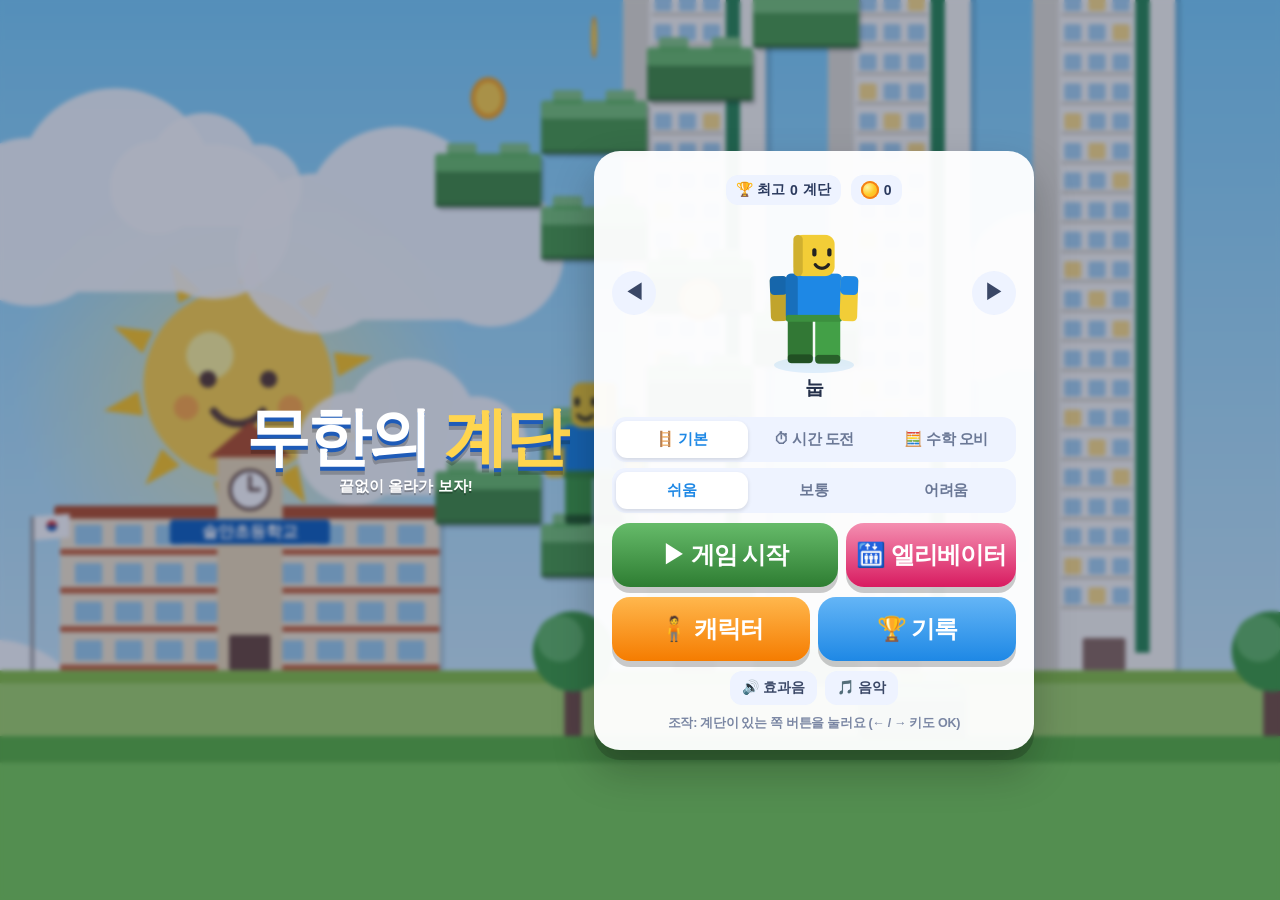
<file: stairs/index.html>
<!DOCTYPE html>
<html lang="ko">
<head>
<meta charset="utf-8">
<meta name="viewport" content="width=device-width,initial-scale=1,maximum-scale=1,user-scalable=no,viewport-fit=cover">
<meta name="theme-color" content="#3d8bfd">
<meta name="apple-mobile-web-app-capable" content="yes">
<meta name="mobile-web-app-capable" content="yes">
<link rel="manifest" href="manifest.webmanifest">
<link rel="apple-touch-icon" href="icon-192.png">
<title>무한의 계단</title>
<style>
*{box-sizing:border-box;margin:0;padding:0;-webkit-tap-highlight-color:transparent}
html,body{width:100%;height:100%;overflow:hidden;background:#7fd3ff;font-family:-apple-system,BlinkMacSystemFont,"Apple SD Gothic Neo","Malgun Gothic","Noto Sans KR",sans-serif;color:#fff;user-select:none;-webkit-user-select:none;touch-action:none;overscroll-behavior:none}
canvas#cv{position:fixed;left:0;top:0;width:100vw;height:100vh;height:100dvh;display:block}
.cbtn.hintb{animation:hintb .6s infinite alternate}
@keyframes hintb{from{filter:brightness(1);transform:scale(1)}to{filter:brightness(1.35);transform:scale(1.06)}}
#tip{position:fixed;left:0;right:0;bottom:calc(env(safe-area-inset-bottom) + 160px);text-align:center;font-weight:900;font-size:clamp(16px,4.6vw,20px);text-shadow:0 2px 0 rgba(0,0,0,.35);pointer-events:none;white-space:nowrap;letter-spacing:-.5px}
button{font-family:inherit;border:none;cursor:pointer;color:inherit;white-space:nowrap}
.hide{display:none!important}
/* HUD */
#hud{position:fixed;left:0;right:0;top:0;padding:calc(env(safe-area-inset-top) + 10px) 12px 0;pointer-events:none}
#hudRow{display:flex;align-items:center;justify-content:space-between;gap:8px}
#btnElevIn{pointer-events:auto;height:44px;padding:0 10px;border-radius:14px;background:rgba(0,0,0,.28);font-size:22px;opacity:.55}
#btnElevIn.ok{opacity:1;background:linear-gradient(#f48fb1,#d81b60);animation:pulse .8s infinite alternate}
#btnPause{pointer-events:auto;width:44px;height:44px;border-radius:14px;background:rgba(0,0,0,.28);font-size:20px;font-weight:900}
#coinBox{background:rgba(0,0,0,.28);padding:7px 12px;border-radius:14px;font-weight:900;font-size:17px;display:flex;align-items:center;gap:6px;white-space:nowrap}
.coin{display:inline-block;width:18px;height:18px;border-radius:50%;background:radial-gradient(circle at 35% 35%,#fff59d,#ffca28 45%,#f9a825);box-shadow:inset 0 0 0 2px #f57f17;flex:none}
#score{font-size:clamp(44px,13vw,72px);font-weight:900;text-align:center;line-height:1;margin-top:2px;text-shadow:0 3px 0 rgba(0,0,0,.25),0 0 12px rgba(0,0,0,.15);letter-spacing:-1px}
#gaugeWrap{margin:8px auto 0;width:min(78vw,360px);height:18px;border-radius:10px;background:rgba(0,0,0,.35);padding:3px;box-shadow:0 2px 0 rgba(0,0,0,.2)}
#gauge{height:100%;border-radius:7px;background:linear-gradient(90deg,#ff5252,#ffca28 35%,#69f0ae);width:100%;transform-origin:left}
#banner{position:fixed;left:0;right:0;top:32%;text-align:center;font-weight:900;font-size:clamp(26px,8vw,44px);text-shadow:0 3px 0 rgba(0,0,0,.3);pointer-events:none;opacity:0;letter-spacing:-1px;white-space:nowrap}
#banner small{display:block;font-size:.5em;margin-top:6px;opacity:.95}
#banner.show{animation:ban 1.6s ease-out forwards}
@keyframes ban{0%{opacity:0;transform:scale(.6)}12%{opacity:1;transform:scale(1.12)}22%{transform:scale(1)}80%{opacity:1}100%{opacity:0;transform:translateY(-30px)}}
/* controls */
#ctrl{position:fixed;left:0;right:0;bottom:0;display:flex;justify-content:space-between;padding:0 14px calc(env(safe-area-inset-bottom) + 18px);pointer-events:none}
.cbtn{pointer-events:auto;width:min(40vw,170px);height:min(40vw,170px);max-height:120px;border-radius:28px;font-weight:900;font-size:clamp(17px,5vw,22px);letter-spacing:-1px;display:flex;flex-direction:column;align-items:center;justify-content:center;gap:4px;box-shadow:0 7px 0 rgba(0,0,0,.28);transition:transform .05s}
.cbtn .ic{font-size:clamp(28px,9vw,40px);line-height:1}
.cbtn:active,.cbtn.down{transform:translateY(5px);box-shadow:0 2px 0 rgba(0,0,0,.28)}
#btnTurn{background:linear-gradient(#ff8a65,#f4511e)}
#btnUp{background:linear-gradient(#4fc3f7,#1e88e5)}
/* screens */
.screen{position:fixed;inset:0;display:flex;flex-direction:column;align-items:center;justify-content:safe center;overflow-y:auto;-webkit-overflow-scrolling:touch;touch-action:pan-y;padding:calc(env(safe-area-inset-top) + 14px) 16px calc(env(safe-area-inset-bottom) + 14px);background:rgba(10,20,60,.35);backdrop-filter:blur(2px);-webkit-backdrop-filter:blur(2px)}
.panel{background:rgba(255,255,255,.96);color:#24304a;border-radius:26px;padding:18px;width:min(92vw,420px);box-shadow:0 10px 0 rgba(0,0,0,.18),0 20px 40px rgba(0,0,0,.25);text-align:center}
.title{font-size:clamp(40px,12.5vw,60px);font-weight:900;letter-spacing:-3px;line-height:1.05;color:#fff;text-shadow:0 4px 0 #1e5bb8,0 8px 0 rgba(0,0,0,.2);white-space:nowrap}
.title span{color:#ffd54f}
.sub{color:#fff;font-weight:800;margin-top:6px;text-shadow:0 2px 0 rgba(0,0,0,.25);font-size:15px;white-space:nowrap}
.big{width:100%;padding:16px 10px;border-radius:18px;font-size:clamp(20px,6vw,24px);font-weight:900;letter-spacing:-1px;box-shadow:0 6px 0 rgba(0,0,0,.2);margin-top:10px}
.big:active{transform:translateY(4px);box-shadow:0 2px 0 rgba(0,0,0,.2)}
.b-go{background:linear-gradient(#66bb6a,#2e7d32);color:#fff}
.b-blue{background:linear-gradient(#64b5f6,#1e88e5);color:#fff}
.b-org{background:linear-gradient(#ffb74d,#f57c00);color:#fff}
.b-gray{background:#e3e8f2;color:#3a4766}
.b-pink{background:linear-gradient(#f48fb1,#d81b60);color:#fff}
.row{display:flex;gap:8px}
.row>*{flex:1}
.stat{display:flex;justify-content:center;gap:10px;margin:6px 0 2px;flex-wrap:nowrap}
.chip{background:#eef3ff;border-radius:12px;padding:6px 10px;font-weight:900;font-size:14px;display:flex;align-items:center;gap:5px;white-space:nowrap;color:#2b3a5e}
#preview{display:block;margin:2px auto 0;width:150px;height:170px}
.pvRow{display:flex;align-items:center;justify-content:center;gap:6px}
.arrow{width:44px;height:44px;border-radius:50%;background:#eef3ff;color:#3a4766;font-size:20px;font-weight:900}
#pvName{font-weight:900;font-size:19px;margin-top:-4px;letter-spacing:-.5px;white-space:nowrap}
.seg{display:flex;background:#eef3ff;border-radius:14px;padding:4px;margin-top:10px}
.seg button{flex:1;padding:9px 0;border-radius:11px;font-weight:900;font-size:15px;color:#6b7896;background:none;letter-spacing:-.5px}
.seg button.on{background:#fff;color:#1e88e5;box-shadow:0 2px 4px rgba(0,0,0,.12)}
.tog{display:flex;gap:8px;justify-content:center;margin-top:10px}
.tog button{background:#eef3ff;color:#3a4766;border-radius:12px;padding:8px 12px;font-weight:900;font-size:14px}
.tog button.off{opacity:.45}
.hint{font-size:12.5px;color:#7a86a3;margin-top:10px;font-weight:700;white-space:nowrap;letter-spacing:-.3px}
/* shop */
#shop{justify-content:flex-start}
#shopHead{width:min(96vw,560px);display:flex;align-items:center;gap:8px;margin-bottom:8px}
#shopHead h2{flex:1;font-size:24px;font-weight:900;text-shadow:0 2px 0 rgba(0,0,0,.25);letter-spacing:-1px;white-space:nowrap}
#shopHead .coinchip{background:rgba(0,0,0,.3);padding:7px 11px;border-radius:12px;font-weight:900;display:flex;gap:5px;align-items:center;white-space:nowrap}
.xbtn{width:42px;height:42px;border-radius:12px;background:rgba(0,0,0,.3);font-size:20px;font-weight:900}
#gachaBtn{width:min(96vw,560px);margin:0 0 10px;padding:12px;font-size:19px}
#grid{width:min(96vw,560px);flex:1;overflow-y:auto;display:grid;grid-template-columns:repeat(auto-fill,minmax(98px,1fr));gap:8px;padding-bottom:20px;touch-action:pan-y;-webkit-overflow-scrolling:touch}
.card{background:rgba(255,255,255,.95);border-radius:16px;padding:6px 4px 7px;color:#24304a;text-align:center;position:relative;box-shadow:0 4px 0 rgba(0,0,0,.15)}
.card canvas{width:84px;height:94px;display:block;margin:0 auto}
.card .nm{font-weight:900;font-size:13px;letter-spacing:-.6px;white-space:nowrap;overflow:hidden}
.card .st{font-size:11.5px;font-weight:900;margin-top:2px;display:flex;align-items:center;justify-content:center;gap:3px;white-space:nowrap;letter-spacing:-.4px}
.card .st .coin{width:13px;height:13px}
.card.sel{outline:4px solid #ffca28}
.card.lock canvas{filter:brightness(.15) saturate(0);opacity:.7}
.card.lock{background:rgba(235,240,250,.92)}
.st.own{color:#2e7d32}.st.sel{color:#f57c00}.st.price{color:#3a4766}.st.need{color:#8e24aa}
/* modal */
#modal{z-index:20}
#modal .panel{width:min(86vw,340px)}
#mText{font-weight:900;font-size:19px;margin:6px 0 4px;letter-spacing:-.5px}
#mCanvas{width:150px;height:170px;display:block;margin:0 auto}
/* records */
#recList{list-style:none;margin-top:8px;max-height:52vh;overflow-y:auto}
#recList li{display:flex;align-items:center;gap:8px;padding:8px 10px;border-radius:12px;font-weight:800;font-size:15px;white-space:nowrap}
#recList li:nth-child(odd){background:#f2f6ff}
#recList .rk{width:26px;font-weight:900;color:#1e88e5}
#recList .sc{flex:1;text-align:left;font-weight:900;font-size:17px}
#recList .cn{color:#6b7896;font-size:13px}
.newb{display:inline-block;background:#ff1744;color:#fff;border-radius:8px;padding:2px 8px;font-size:13px;font-weight:900;margin-left:6px;vertical-align:middle;animation:pulse .7s infinite alternate}
@keyframes pulse{to{transform:scale(1.12)}}
#overScore{font-size:64px;font-weight:900;color:#1e88e5;line-height:1;letter-spacing:-2px}
#overTitle{font-size:24px;font-weight:900;letter-spacing:-1px;white-space:nowrap}
#toast{position:fixed;left:50%;bottom:22%;transform:translateX(-50%);background:rgba(20,30,60,.88);padding:10px 16px;border-radius:14px;font-weight:900;font-size:15px;opacity:0;transition:opacity .25s;pointer-events:none;z-index:30;white-space:nowrap}
#toast.show{opacity:1}
/* 가로 화면 (갤럭시탭 등) */
@media (orientation:landscape){
  #menu{flex-direction:row;gap:28px;justify-content:center}
  #menu .title{font-size:clamp(40px,6vw,64px)}
  #menu>.ttl{display:flex;flex-direction:column;align-items:center}
  #menu .panel{margin-top:0!important;width:min(46vw,440px)}
  .cbtn{width:min(22vw,190px);height:min(22vw,150px);max-height:150px}
  #ctrl{padding-left:max(24px,env(safe-area-inset-left));padding-right:max(24px,env(safe-area-inset-right))}
}
@media (orientation:landscape) and (max-height:560px){
  #preview{width:110px;height:125px}
  .big{padding:11px 10px;font-size:18px;margin-top:7px}
  .panel{padding:12px}
  #banner{top:22%}
  .cbtn{height:min(28vh,120px)}
}
.rtabs{display:flex;gap:6px;margin-top:8px}
.rtabs button{flex:1;padding:9px 0;border-radius:12px;background:#eef3ff;color:#6b7896;font-weight:900;font-size:14px;letter-spacing:-.4px}
.rtabs button.on{background:#1e88e5;color:#fff}
#regName{width:100%;font-size:22px;font-weight:900;text-align:center;padding:12px;border-radius:14px;border:3px solid #cfd8ea;margin-top:10px;font-family:inherit;color:#24304a}
#regName:focus{outline:none;border-color:#1e88e5}
#mathQ{position:fixed;left:50%;top:calc(env(safe-area-inset-top) + 185px);transform:translateX(-50%);background:rgba(255,255,255,.96);color:#24304a;border-radius:22px;padding:10px 26px 12px;text-align:center;box-shadow:0 6px 0 rgba(0,0,0,.2);pointer-events:none;white-space:nowrap}
#mqLabel{font-size:14px;font-weight:900;color:#7e57c2;letter-spacing:-.3px}
#mqText{font-size:clamp(34px,11vw,52px);font-weight:900;letter-spacing:-1px;line-height:1.1}
#mathCtrl{position:fixed;left:0;right:0;bottom:0;display:flex;gap:10px;justify-content:center;padding:0 12px calc(env(safe-area-inset-bottom) + 18px)}
.mbtn{flex:1;max-width:150px;height:min(26vw,110px);border-radius:24px;color:#fff;font-size:clamp(34px,11vw,48px);font-weight:900;box-shadow:0 7px 0 rgba(0,0,0,.28);text-shadow:0 2px 0 rgba(0,0,0,.25)}
.mbtn:active{transform:translateY(5px);box-shadow:0 2px 0 rgba(0,0,0,.28)}
</style>
</head>
<body>
<canvas id="cv"></canvas>

<div id="hud" class="hide">
  <div id="hudRow">
    <button id="btnPause" aria-label="일시정지">II</button>
    <div style="display:flex;gap:6px;align-items:center"><button id="btnElevIn" aria-label="엘리베이터">🛗</button><div id="coinBox"><span class="coin"></span><span id="hudCoin">0</span></div></div>
  </div>
  <div id="score">0</div>
  <div id="gaugeWrap"><div id="gauge"></div></div>
  <div id="quizLeft" class="hide" style="text-align:center;margin-top:2px"><span style="background:#8e24aa;color:#fff;font-weight:900;font-size:15px;padding:4px 12px;border-radius:12px;white-space:nowrap">🧮 퀴즈까지 5층</span></div>
  <div id="hearts" class="hide" style="text-align:center;font-size:26px;margin-top:4px;letter-spacing:2px;white-space:nowrap">❤️❤️❤️</div>
  <div id="hurry" style="position:fixed;left:0;right:0;top:40%;text-align:center;font-size:clamp(34px,11vw,52px);font-weight:900;color:#ffeb3b;text-shadow:0 4px 0 #d84315;opacity:0;pointer-events:none;white-space:nowrap">빨리빨리!</div>
  <div id="taBox" class="hide" style="text-align:center;margin-top:4px">
    <div id="taTime" style="font-size:clamp(30px,9vw,40px);font-weight:900;text-shadow:0 3px 0 rgba(0,0,0,.25);letter-spacing:-1px;white-space:nowrap">⏱ 40</div>
    <div id="taNext" style="font-size:14px;font-weight:900;background:rgba(0,0,0,.28);display:inline-block;padding:4px 12px;border-radius:12px;white-space:nowrap">🎁 시간 선물까지 50층</div>
  </div>
</div>
<div id="banner"></div>
<div id="tip" class="hide"></div>

<div id="mathQ" class="hide"><div id="mqLabel">🧮 수학 문제!</div><div id="mqText">3 + 4 = ?</div></div>
<div id="mathCtrl" class="hide"><button class="mbtn" data-i="0" style="background:linear-gradient(#ff8a80,#e53935)"></button><button class="mbtn" data-i="1" style="background:linear-gradient(#ffe082,#ffb300)"></button><button class="mbtn" data-i="2" style="background:linear-gradient(#80d8ff,#0091ea)"></button></div>
<div id="ctrl" class="hide">
  <button class="cbtn" id="btnTurn"><span class="ic">↖</span>왼쪽</button>
  <button class="cbtn" id="btnUp"><span class="ic">↗</span>오른쪽</button>
</div>

<!-- MENU -->
<div id="menu" class="screen">
  <div class="ttl"><div class="title">무한의 <span>계단</span></div>
  <div class="sub">끝없이 올라가 보자!</div></div>
  <div class="panel" style="margin-top:14px">
    <div class="stat">
      <div class="chip">🏆 최고 <span id="mBest">0</span>계단</div>
      <div class="chip"><span class="coin"></span><span id="mCoin">0</span></div>
    </div>
    <div class="pvRow">
      <button class="arrow" id="pvPrev">◀</button>
      <canvas id="preview" width="300" height="340"></canvas>
      <button class="arrow" id="pvNext">▶</button>
    </div>
    <div id="pvName">눕</div>
    <div style="display:flex;gap:6px;justify-content:center;margin-top:6px"><button id="btnPhoto" class="hide" style="background:#fff0f5;color:#d81b60;border-radius:12px;padding:7px 12px;font-weight:900;font-size:14px;letter-spacing:-.4px">📷 얼굴 사진 넣기</button><button id="btnPhotoDel" class="hide" style="background:#eef3ff;color:#3a4766;border-radius:12px;padding:7px 12px;font-weight:900;font-size:14px;letter-spacing:-.4px">↺ 얼굴 초기화</button></div>
    <div class="seg" id="modeSeg" style="margin-top:10px">
      <button data-m="0">🪜 기본</button><button data-m="1">⏱ 시간 도전</button><button data-m="2">🧮 수학 오비</button>
    </div>
    <div class="seg" id="diffSeg" style="margin-top:6px">
      <button data-d="0">쉬움</button><button data-d="1">보통</button><button data-d="2">어려움</button>
    </div>
    <div class="row"><button class="big b-go" id="btnStart" style="flex:1.6">▶ 게임 시작</button><button class="big b-pink" id="btnElev" style="flex:1">🛗 엘리베이터</button></div>
    <div class="row">
      <button class="big b-org" id="btnShop">🧍 캐릭터</button>
      <button class="big b-blue" id="btnRec">🏆 기록</button>
    </div>
    <div class="tog"><button id="tgSnd">🔊 효과음</button><button id="tgBgm">🎵 음악</button></div>
    <div class="hint">조작: 계단이 있는 쪽 버튼을 눌러요 (← / → 키도 OK)</div>
  </div>
</div>

<!-- SHOP -->
<div id="shop" class="screen hide">
  <div id="shopHead">
    <button class="xbtn" id="shopBack">←</button>
    <h2>캐릭터 <span id="ownCnt" style="font-size:16px;opacity:.9"></span></h2>
    <div class="coinchip"><span class="coin"></span><span id="sCoin">0</span></div>
  </div>
  <button class="big b-pink" id="gachaBtn">🎁 랜덤 뽑기 <span class="coin" style="vertical-align:-3px"></span> 50</button>
  <div id="grid"></div>
</div>

<!-- RECORDS -->
<div id="rec" class="screen hide">
  <div class="panel">
    <div id="overTitle">🏆 기록</div>
    <div class="rtabs" id="recTabs"><button data-t="me">📒 내 기록</button><button data-t="r0">🌍 기본</button><button data-t="r1">🌍 시간</button></div>
    <ul id="recList"></ul>
    <button class="big b-gray" id="recBack">돌아가기</button>
  </div>
</div>

<!-- GAME OVER -->
<div id="over" class="screen hide">
  <div class="panel">
    <div id="overTitle2" style="font-size:24px;font-weight:900;letter-spacing:-1px;white-space:nowrap">앗! 떨어졌어요</div>
    <div style="margin-top:8px;font-weight:800;color:#6b7896">이번 기록</div>
    <div id="overScore">0</div>
    <div class="stat" style="margin-top:10px">
      <div class="chip">🏆 최고 <span id="oBest">0</span></div>
      <div class="chip"><span class="coin"></span>+<span id="oCoin">0</span></div>
    </div>
    <div class="row"><button class="big b-pink" id="btnCont">▶ 이어하기</button><button class="big b-go" id="btnRetry">↻ 다시 하기</button></div>
    <button class="big b-blue" id="btnReg">🏅 랭킹에 이름 올리기</button>
    <div class="row">
      <button class="big b-org" id="oShop">🧍 캐릭터</button>
      <button class="big b-gray" id="oMenu">🏠 처음으로</button>
    </div>
  </div>
</div>

<!-- PAUSE -->
<div id="pause" class="screen hide">
  <div class="panel">
    <div style="font-size:26px;font-weight:900">잠깐 쉬는 중</div>
    <button class="big b-go" id="btnResume">▶ 계속하기</button>
    <button class="big b-gray" id="btnQuit">🏠 처음으로</button>
  </div>
</div>

<!-- MODAL -->
<div id="modal" class="screen hide">
  <div class="panel">
    <canvas id="mCanvas" width="300" height="340"></canvas>
    <div id="mText"></div>
    <div class="row" id="mBtns"></div>
  </div>
</div>
<div id="crop" class="screen hide" style="z-index:25">
  <div class="panel">
    <div style="font-weight:900;font-size:18px;letter-spacing:-.5px;white-space:nowrap">얼굴을 네모 칸에 맞춰 주세요</div>
    <div style="font-size:12.5px;color:#7a86a3;font-weight:700;margin:4px 0 8px;white-space:nowrap">손가락으로 끌어서 옮기고, 아래 막대로 크기 조절</div>
    <canvas id="cropCv" width="560" height="560" style="width:260px;height:260px;display:block;margin:0 auto;border-radius:18px;background:#222;touch-action:none"></canvas>
    <input id="cropZoom" type="range" min="1" max="5" step="0.01" value="1.5" style="width:100%;margin-top:12px;accent-color:#d81b60">
    <div class="row"><button class="big b-gray" id="cropCancel">취소</button><button class="big b-go" id="cropSave">저장</button></div>
    <button class="big b-gray" id="cropDel" style="font-size:16px;padding:10px">🗑 사진 지우고 그림 얼굴로</button>
  </div>
</div>
<input id="photoIn" type="file" accept="image/*" class="hide">
<div id="reg" class="screen hide" style="z-index:26">
  <div class="panel">
    <div style="font-size:22px;font-weight:900;letter-spacing:-.5px;white-space:nowrap">🏅 랭킹 등록</div>
    <div id="regInfo" style="font-weight:800;color:#6b7896;margin-top:4px;white-space:nowrap">120계단 · 기본</div>
    <input id="regName" maxlength="10" placeholder="이름을 써 주세요" autocomplete="off">
    <div class="row"><button class="big b-gray" id="regCancel">취소</button><button class="big b-go" id="regOk">등록하기</button></div>
  </div>
</div>
<div id="exitAsk" class="screen hide" style="z-index:40">
  <div class="panel">
    <div style="font-size:24px;font-weight:900;letter-spacing:-.5px;white-space:nowrap">게임을 종료하시겠습니까?</div>
    <div class="row" style="margin-top:6px"><button class="big b-go" id="exitNo">계속하기</button><button class="big b-gray" id="exitYes">종료</button></div>
  </div>
</div>
<div id="elev" class="screen hide" style="z-index:27">
  <div class="panel">
    <div style="font-size:24px;font-weight:900;letter-spacing:-.5px;white-space:nowrap">🛗 엘리베이터 타기</div>
    <div style="font-weight:800;color:#6b7896;margin-top:4px;white-space:nowrap">코인을 내고 높은 층에서 출발해요 · 내 코인 <span class="coin" style="vertical-align:-3px;width:15px;height:15px"></span> <span id="elCoin">0</span></div>
    <button class="big b-blue elb" data-k="200" data-c="50"></button>
    <button class="big b-org elb" data-k="500" data-c="100"></button>
    <button class="big b-pink elb" data-k="space" data-c="200"></button>
    <button class="big b-gray" id="elCancel">그냥 1층부터 할래요</button>
  </div>
</div>
<div id="toast"></div>

<script>
'use strict';
/* ================= 기본 ================= */
const $=id=>document.getElementById(id);
const cv=$('cv'), g=cv.getContext('2d');
let W=0,H=0,DPR=1,S=60,SH=30;
function resize(){
  DPR=Math.min(2,window.devicePixelRatio||1); W=innerWidth; H=innerHeight;
  cv.width=Math.round(W*DPR); cv.height=Math.round(H*DPR);
  S=W>H ? Math.max(40,Math.min(W/8,H/8.5,112)) : Math.max(46,Math.min(W/6.2,H/10.5,88)); SH=S*0.5;
}
addEventListener('resize',resize); resize();
const rand=(a,b)=>a+Math.random()*(b-a);
const clamp=(v,a,b)=>v<a?a:v>b?b:v;

/* ================= 저장 ================= */
const SKEY='infinite_stairs_v1';
const save={mode:0,bestTA:0,coins:0,owned:['noob','rian','dungi','bacon'],sel:'noob',best:0,records:[],diff:0,sound:true,music:true,games:0};
try{const s=JSON.parse(localStorage.getItem(SKEY)); if(s) Object.assign(save,s);}catch(e){}
function persist(){try{localStorage.setItem(SKEY,JSON.stringify(save));}catch(e){}}

/* ================= 사진 얼굴 (이 폰에만 저장) ================= */
const FKEY='infinite_stairs_faces';
let faceData={}; try{faceData=JSON.parse(localStorage.getItem(FKEY))||{};}catch(e){}
const faceImgs={};
function loadFace(id){ if(!faceData[id]){ delete faceImgs[id]; return; } const im=new Image(); im.onload=()=>{faceImgs[id]=im; if(!$('shop').classList.contains('hide')) buildShop(); if(typeof refreshMenu==='function'&&state==='menu') refreshMenu();}; im.src=faceData[id]; }
Object.keys(faceData).forEach(loadFace);
function saveFaces(){ try{localStorage.setItem(FKEY,JSON.stringify(faceData)); return true;}catch(e){ return false; } }
function photoHead(G,id,cx,cy,w,r){
  const im=faceImgs[id]; if(!im) return false;
  G.save(); G.translate(cx,cy); if(curFace<0) G.scale(-1,1);
  rr(G,-w/2,-w/2,w,w,r); G.save(); G.clip(); G.drawImage(im,-w/2,-w/2,w,w); G.restore();
  G.lineWidth=w*0.04; G.strokeStyle='rgba(0,0,0,.25)'; G.stroke(); G.restore(); return true;
}

/* ================= 캐릭터 ================= */
// hat/hat2: 머리 장식, face: 표정, ex: 등/몸 장식, det: 옷 무늬, trail: 오를 때 효과
const CHARS=[
 {id:'noob',name:'눕',skin:'#f2cd37',shirt:'#1e88e5',pants:'#43a047',face:'smile',price:0},
 {id:'rian',photo:true,name:'리안',skin:'#ffe1c9',shirt:'#e8282b',pants:'#3b6aa8',hat:'rianhair',hairC:'#2a1b14',face:'rian',det:'hoodie92',trail:'heart',price:0},
 {id:'rian_school',photoKey:'rian',name:'학교 가는 리안',skin:'#ffe1c9',shirt:'#e8282b',pants:'#9cc0e6',shoes:'#3a3f4a',shorts:true,hat:'rianhair',hairC:'#2a1b14',face:'rian',det:'hoodie92',ex:['backpack'],exC:'#23262e',trail:'star',price:0},
 {id:'rian_study',photoKey:'rian',name:'공부하는 리안',skin:'#ffe1c9',shirt:'#ffd54f',pants:'#5c6bc0',hat:'rianhair',hat2:'pencil',hairC:'#2a1b14',face:'rian',det:'buttons',detC:'#fff8e1',ex:['book'],trail:'abc',price:0},
 {id:'rian_sport',photoKey:'rian',name:'운동하는 리안',skin:'#ffe1c9',shirt:'#00c2a8',pants:'#263238',shoes:'#ff4081',shorts:true,hat:'rianpony',hat2:'headband',hairC:'#2a1b14',hatC:'#ff4081',face:'rian',det:'number',ex:['jumprope'],trail:'speed',price:0},
 {id:'rian_piano',photoKey:'rian',name:'피아노 치는 리안',skin:'#ffe1c9',shirt:'#f8bbd0',pants:'#f8bbd0',shoes:'#ad1457',hat:'rianhair',hat2:'bow',hairC:'#2a1b14',hatC:'#ec407a',face:'rian',dress:'#f06292',ex:['keyboard'],trail:'note',price:0},
 {id:'rian_art',photoKey:'rian',name:'그림 그리는 리안',skin:'#ffe1c9',shirt:'#90caf9',pants:'#90caf9',hat:'rianhair',hat2:'beret',hairC:'#2a1b14',hatC:'#e53935',face:'rian',det:'paint',ex:['palette'],trail:'rainbow',price:0},
 {id:'rian_ballet',photoKey:'rian',name:'발레하는 리안',skin:'#ffe1c9',shirt:'#ffcdd2',pants:'#ffcdd2',shoes:'#f8bbd0',hat:'rianbun',hat2:'tiara',hairC:'#2a1b14',face:'rian',dress:'#ff8fb6',tutu:true,trail:'heart',price:0},
 {id:'rian_swim',photoKey:'rian',name:'수영하는 리안',skin:'#ffe1c9',shirt:'#29b6f6',pants:'#29b6f6',shoes:'#ffe1c9',hat:'swimcap',hat2:'goggles',hatC:'#ffeb3b',face:'rian',det:'wave',ex:['tube'],trail:'bubble',price:0},
 {id:'rian_cook',photoKey:'rian',name:'요리하는 리안',skin:'#ffe1c9',shirt:'#ffffff',pants:'#7986cb',hat:'rianhair',hat2:'chef',hairC:'#2a1b14',face:'rian',det:'apron',ex:['ladle'],trail:'heart',price:0},
 {id:'rian_sleep',photoKey:'rian',name:'잠꾸러기 리안',skin:'#ffe1c9',shirt:'#b39ddb',pants:'#b39ddb',shoes:'#ede7f6',hat:'rianhair',hat2:'nightcap',hairC:'#2a1b14',hatC:'#7e57c2',face:'sleepy',det:'pjstar',ex:['plush'],trail:'zzz',price:0},
 {id:'rian_princess',photoKey:'rian',name:'공주님 리안',skin:'#ffe1c9',shirt:'#ce93d8',pants:'#ce93d8',hat:'rianhair',hat2:'crown',hairC:'#2a1b14',face:'rian',dress:'#ab47bc',ex:['cape'],exC:'#f48fb1',trail:'gold',price:0},
 {id:'mom',photo:true,muscle:true,name:'운동하는 엄마',skin:'#f3cfb3',shirt:'#1c1c1e',pants:'#1c1c1e',shoes:'#ff6f61',hat:'momhair',hat2:'headband',hairC:'#1f1712',hatC:'#ff3d8b',face:'smile',det:'gymlogo',ex:['barbell'],trail:'heart',price:0},
 {id:'dad',photo:true,name:'달리는 아빠',skin:'#e9bf9a',shirt:'#1f4fd1',pants:'#151515',shoes:'#7cff3a',noSleeve:true,armC:'#151515',hat:'hair',hat2:'headband',hairC:'#141414',hatC:'#1b5d8c',face:'smile',det:'dallida',legBand:'#e53935',trail:'speed',price:0},
 // ── 아빠 여러 버전 ──
 {id:'dad_nag',photoKey:'dad',name:'잔소리하는 아빠',skin:'#e9bf9a',shirt:'#90a4ae',pants:'#455a64',shoes:'#6d4c41',hat:'hair',hat2:'glasses',hairC:'#141414',face:'nag',det:'buttons',detC:'#eceff1',trail:'nag',price:0},
 {id:'dad_fart',photoKey:'dad',name:'방구 뀌는 아빠',skin:'#e9bf9a',shirt:'#ffffff',pants:'#5c6bc0',shoes:'#9e9e9e',hat:'hair',hairC:'#141414',face:'grin',det:'undershirt',trail:'fart',sfx:'fart',price:0},
 {id:'dad_work',photoKey:'dad',name:'출근하는 아빠',skin:'#e9bf9a',shirt:'#1f2a44',pants:'#1f2a44',shoes:'#111111',hat:'neathair',hairC:'#141414',face:'smile',det:'suit',detC:'#c62828',ex:['briefcase'],trail:'paper',price:0},
 {id:'dad_sleep',photoKey:'dad',name:'소파에서 자는 아빠',skin:'#e9bf9a',shirt:'#81c784',pants:'#81c784',shoes:'#e8f5e9',hat:'hair',hat2:'nightcap',hairC:'#141414',hatC:'#388e3c',face:'sleepy',det:'pjstar',ex:['pillow'],trail:'zzz',sfx:'snore',price:0},
 {id:'dad_game',photoKey:'dad',name:'게임하는 아빠',skin:'#e9bf9a',shirt:'#212121',pants:'#37474f',hat:'hair',hat2:'headphones',hairC:'#141414',hatC:'#00e676',face:'happy',det:'star',detC:'#00e676',ex:['controller'],trail:'spark',price:0},
 {id:'dad_ramen',photoKey:'dad',name:'라면 끓이는 아빠',skin:'#e9bf9a',shirt:'#ffb74d',pants:'#5d4037',hat:'hair',hat2:'headband',hairC:'#141414',hatC:'#ffffff',face:'happy',det:'apron',ex:['pot'],trail:'steam',price:0},
 {id:'dad_vacation',photoKey:'dad',name:'휴가 간 아빠',skin:'#e9bf9a',shirt:'#00bcd4',pants:'#ffcc80',shoes:'#8d6e63',shorts:true,hat:'hair',hat2:'sunhat',hairC:'#141414',hatC:'#ffe082',face:'cool',det:'hawaii',ex:['coconut'],trail:'bubble',price:0},
 // ── 엄마 여러 버전 ──
 {id:'mom_walk',photoKey:'mom',name:'워킹스쿨 엄마',skin:'#f3cfb3',shirt:'#ffeb3b',pants:'#37474f',shoes:'#ff6f61',hat:'momhair',hairC:'#1f1712',face:'smile',det:'vest',ex:['flag'],trail:'steps',sfx:'whistle',price:0},
 {id:'mom_love',photoKey:'mom',name:'리안이 사랑하는 엄마',skin:'#f3cfb3',shirt:'#f8bbd0',pants:'#f48fb1',shoes:'#ec407a',hat:'momhair',hairC:'#1f1712',face:'love',det:'heart',detC:'#e91e63',ex:['bigheart'],trail:'bigheart',price:0},
 {id:'mom_angry',photoKey:'mom',name:'숙제 검사하는 엄마',skin:'#f3cfb3',shirt:'#7e57c2',pants:'#311b92',hat:'momhair',hat2:'steam',hairC:'#1f1712',face:'angry2',det:'buttons',detC:'#ede7f6',ex:['notebook'],trail:'nagmom',price:0},
 {id:'mom_cook',photoKey:'mom',name:'요리하는 엄마',skin:'#f3cfb3',shirt:'#ffffff',pants:'#8d6e63',hat:'momhair',hat2:'chef',hairC:'#1f1712',face:'happy',det:'apron',ex:['pan'],trail:'food',price:0},
 {id:'mom_shop',photoKey:'mom',name:'쇼핑하는 엄마',skin:'#f3cfb3',shirt:'#ff7043',pants:'#212121',shoes:'#ffd54f',hat:'momhair',hairC:'#1f1712',face:'cool',det:'star',detC:'#ffd54f',ex:['bags'],trail:'gold',price:0},
 {id:'mom_trip',photoKey:'mom',name:'여행 가는 엄마',skin:'#f3cfb3',shirt:'#ffffff',pants:'#4fc3f7',hat:'longhair',hat2:'sunhat',hairC:'#1f1712',hatC:'#f5deb3',face:'smile',dress:'#4fc3f7',det:'hawaii',ex:['suitcase'],trail:'bubble',price:0},
 // ── 둥이 여러 버전 ──
 {id:'dungi_king',photoKey:'dungi',name:'왕 둥이',dog:true,fur:'#d9a273',dogAcc:'crown',trail:'gold',price:0},
 {id:'dungi_hero',photoKey:'dungi',name:'슈퍼 둥이',dog:true,fur:'#d9a273',dogAcc:'cape',trail:'speed',price:0},
 {id:'dungi_bow',photoKey:'dungi',name:'리본 둥이',dog:true,fur:'#d9a273',dogAcc:'bow',trail:'heart',price:0},
 {id:'dungi_cool',photoKey:'dungi',name:'선글라스 둥이',dog:true,fur:'#d9a273',dogAcc:'shades',trail:'star',price:0},
 // ── 새 친구들 ──
 {id:'rian_whine',photoKey:'rian',name:'징징거리는 리안',skin:'#ffe1c9',shirt:'#ce93d8',pants:'#7e57c2',hat:'rianhair',hairC:'#2a1b14',face:'whine',det:'heart',detC:'#f3e5f5',trail:'say',says:['엄마~앙','싫어잉~','놀고 싶어~','배고파앙~','안아줘~','한 판만 더~'],sfx:'whine',price:0},
 {id:'rian_tattle',photoKey:'rian',name:'고자질쟁이 리안',skin:'#ffe1c9',shirt:'#ffb300',pants:'#1565c0',hat:'rianpony',hairC:'#2a1b14',face:'sly',det:'star',detC:'#fff8e1',ex:['megaphone'],trail:'say',says:['엄마! 아빠가요~','아빠 방구 꼈어요!','둥이가 짖어요!','선생님~ 얘가요~','엄마 몰래 과자 먹었대요!','아빠 게임해요!'],price:0},
 {id:'dungi_grr',photoKey:'dungi',name:'으르렁 둥이',dog:true,fur:'#d9a273',dogAcc:'grr',trail:'say',says:['으르렁!','크르릉~','왈!'],sfx:'growl',price:0},
 {id:'tongtong_king',photo:true,name:'왕 통통이',plush:true,fur:'#cbbfaa',crown:true,trail:'gold',sfx:'boing',price:0},
 {id:'friend_sea',name:'삐진 세아',skin:'#ffe3c8',shirt:'#80cbc4',pants:'#5d4037',hat:'pigtail',hat2:'bow',hairC:'#4e342e',hatC:'#ff80ab',face:'sulk',dress:'#4db6ac',trail:'say',says:['흥!','몰라!','안 놀아!','칫!','말 걸지 마!'],price:0},
 {id:'friend_yeseo',name:'울보 예서',skin:'#ffe3c8',shirt:'#90caf9',pants:'#90caf9',hat:'longhair',hat2:'flower',hairC:'#3e2723',hatC:'#ffeb3b',face:'cry',dress:'#64b5f6',trail:'tears',sfx:'cry',price:0},
 {id:'friend_jjangdo',name:'달리기 빠른 짱도',skin:'#f1c39b',shirt:'#f44336',pants:'#212121',shoes:'#00e676',shorts:true,hat:'bacon',hat2:'headband',hairC:'#141414',hatC:'#ffffff',face:'happy',det:'number',trail:'dash',sfx:'dash',price:0},
 {id:'friend_bear',name:'곰승현',skin:'#ffe0c2',shirt:'#8d5524',pants:'#6d3f19',shoes:'#4e2a0e',hat:'hood',hat2:'bearears',hatC:'#8d5524',face:'happy',det:'belly',detC:'#d7a86e',ex:['honey'],trail:'say',says:['곰곰!','어흥~','꿀 주세요!','곰 세 마리~'],sfx:'growl',price:0},
 {id:'friend_geunde',name:'근데요승현',skin:'#ffe0c2',shirt:'#4caf50',pants:'#37474f',shoes:'#1e88e5',hat:'hair',hairC:'#141414',face:'nag',det:'star',detC:'#c8e6c9',bubble:'근데요',trail:'say',says:['근데요..','근데요~ 있잖아요','근데요 왜요?','근데요 근데요!'],price:0},
 {id:'friend_icecream',name:'류아이스크림',mascot:'icecream',trail:'sprinkle',sfx:'boing',price:0},
 {id:'friend_sea_dance',name:'춤추는 세아',skin:'#ffe3c8',shirt:'#e040fb',pants:'#e040fb',shoes:'#ffffff',hat:'pigtail',hat2:'bow',hairC:'#4e342e',hatC:'#ffeb3b',face:'happy',dress:'#ce93d8',det:'sequin',dance:true,trail:'note',says:['룰루랄라~','신난다!','댄스 타임!'],price:0},
 {id:'friend_yeseo_cute',name:'귀여운 예서',skin:'#ffe3c8',shirt:'#f8bbd0',pants:'#f8bbd0',shoes:'#f06292',hat:'longhair',hat2:'bunny',hairC:'#3e2723',hatC:'#ffffff',face:'cute',dress:'#f48fb1',det:'heart',detC:'#ffffff',ex:['lollipop'],trail:'say',says:['뿌잉뿌잉~','귀요미 등장!','헤헤~ 💕','나 귀엽지?'],price:0},
 {id:'friend_jjangdo_cool',name:'멋진 짱도',skin:'#f1c39b',shirt:'#212121',pants:'#263238',shoes:'#ffd600',hat:'bacon',hairC:'#141414',face:'cool',det:'jacket',trail:'gold',says:['멋있지?','짱도 짱!','후훗~'],ex:['cape'],exC:'#ffd600',price:0},
 {id:'dungi',photo:true,name:'둥이',dog:true,fur:'#d9a273',trail:'heart',price:0},
 {id:'bacon',name:'베이컨',skin:'#ffd2a8',shirt:'#263238',pants:'#1565c0',hat:'bacon',hairC:'#7a4320',face:'smile',price:0},
 {id:'cat',name:'고양이',skin:'#ffe3c8',shirt:'#ffb74d',pants:'#6d4c41',hat:'hair',hat2:'catears',hairC:'#ff9800',hatC:'#ff9800',face:'cat',ex:['tail'],tailT:'cat',exC:'#ff9800',price:30},
 {id:'bunny',name:'토끼',skin:'#fff6f0',shirt:'#f8bbd0',pants:'#ec407a',hat:'bunny',hatC:'#ffffff',face:'cute',det:'buttons',detC:'#ec407a',price:30},
 {id:'puppy',name:'강아지',skin:'#ffe0c2',shirt:'#4fc3f7',pants:'#1565c0',hat:'dogears',hatC:'#8d6e63',face:'happy',det:'star',detC:'#fff176',price:30},
 {id:'bear',name:'곰돌이',skin:'#c68642',shirt:'#ffca28',pants:'#8d5524',hat:'bearears',hatC:'#8d5524',face:'smile',det:'heart',detC:'#e53935',price:40},
 {id:'panda',name:'판다',skin:'#ffffff',shirt:'#222222',pants:'#222222',hat:'bearears',hatC:'#222222',face:'panda',det:'belly',price:50},
 {id:'frog',name:'개구리',skin:'#ffe0c2',shirt:'#81c784',pants:'#388e3c',hat:'hood',hat2:'frog',hatC:'#66bb6a',face:'happy',price:40},
 {id:'dino',name:'공룡',skin:'#ffe0c2',shirt:'#4caf50',pants:'#2e7d32',hat:'hood',hat2:'dino',hatC:'#4caf50',hatC2:'#ffca28',face:'happy',det:'belly',detC:'#c5e1a5',ex:['tail'],tailT:'dino',exC:'#4caf50',price:60},
 {id:'penguin',name:'펭귄',skin:'#ffe0c2',shirt:'#263238',pants:'#263238',hat:'hood',hatC:'#263238',face:'cute',det:'belly',detC:'#ffffff',price:50},
 {id:'fox',name:'여우',skin:'#ffe3c8',shirt:'#fff3e0',pants:'#e65100',hat:'hair',hat2:'catears',hairC:'#ff7043',hatC:'#ff7043',face:'cat',ex:['tail'],tailT:'fox',exC:'#ff7043',price:50},
 {id:'bee',name:'꿀벌',skin:'#ffe0c2',shirt:'#ffd600',pants:'#212121',hat:'hair',hat2:'bee',hairC:'#212121',face:'cute',det:'stripe',detC:'#212121',ex:['beewings'],price:60},
 {id:'ninja',name:'닌자',skin:'#ffd2a8',shirt:'#263238',pants:'#263238',hat:'ninja',hatC:'#263238',hatC2:'#e53935',face:'smile',det:'belt',detC:'#e53935',ex:['sword'],trail:'speed',price:80},
 {id:'pirate',name:'해적',skin:'#ffd2a8',shirt:'#ffffff',pants:'#5d4037',hat:'pirate',hatC:'#212121',face:'patch',det:'stripe',detC:'#d32f2f',ex:['sword'],price:80},
 {id:'wizard',name:'마법사',skin:'#ffdcc0',shirt:'#3f51b5',pants:'#283593',hat:'wizard',hatC:'#3949ab',face:'smile',beard:'#eeeeee',det:'star',detC:'#ffeb3b',ex:['cape'],exC:'#5c6bc0',trail:'star',price:100},
 {id:'knight',name:'기사',skin:'#ffdcc0',shirt:'#eceff1',pants:'#78909c',hat:'knight',face:'none',det:'cross',detC:'#d32f2f',ex:['cape'],exC:'#c62828',price:100},
 {id:'viking',name:'바이킹',skin:'#ffd2a8',shirt:'#795548',pants:'#4e342e',hat:'viking',face:'smile',beard:'#ff8f00',det:'belt',detC:'#3e2723',price:90},
 {id:'police',name:'경찰관',skin:'#ffd2a8',shirt:'#1e3a8a',pants:'#0f1d47',hat:'police',hatC:'#1e3a8a',face:'smile',det:'badge',price:70},
 {id:'fire',name:'소방관',skin:'#ffd2a8',shirt:'#e53935',pants:'#212121',hat:'fire',hatC:'#d32f2f',face:'happy',det:'stripe',detC:'#ffeb3b',price:70},
 {id:'chef',name:'요리사',skin:'#ffdcc0',shirt:'#ffffff',pants:'#424242',hat:'chef',face:'happy',det:'buttons',detC:'#424242',price:60},
 {id:'doctor',name:'의사',skin:'#ffdcc0',shirt:'#ffffff',pants:'#4fc3f7',hat:'hair',hairC:'#3e2723',face:'smile',det:'cross',detC:'#e53935',ex:['stetho'],price:70},
 {id:'astro',name:'우주비행사',skin:'#ffdcc0',shirt:'#eceff1',pants:'#cfd8dc',hat:'helmet',face:'visor',det:'flag',ex:['jetpack'],trail:'fire',price:0,best:300},
 {id:'robot',name:'로봇',skin:'#b0bec5',shirt:'#78909c',pants:'#546e7a',hat:'antenna',face:'robot',det:'panel',trail:'spark',price:150},
 {id:'alien',name:'외계인',skin:'#76ff03',shirt:'#6a1b9a',pants:'#4a148c',hat:'antenna2',face:'alien',det:'star',detC:'#76ff03',trail:'spark',price:150},
 {id:'zombie',name:'좀비',skin:'#8bc34a',shirt:'#4fc3f7',pants:'#3949ab',face:'zombie',det:'torn',price:80},
 {id:'skel',name:'해골',skin:'#f5f5f5',shirt:'#212121',pants:'#212121',face:'skull',det:'bones',price:100},
 {id:'ghost',name:'유령',skin:'#ffffff',shirt:'#ffffff',pants:'#ffffff',ghost:true,face:'ghost',trail:'bubble',price:120},
 {id:'pumpkin',name:'호박머리',skin:'#ffd2a8',shirt:'#6a1b9a',pants:'#212121',hat:'pumpkin',face:'none',det:'stripe',detC:'#ff8f00',price:90},
 {id:'santa',name:'산타',skin:'#ffd2a8',shirt:'#d32f2f',pants:'#d32f2f',hat:'santa',face:'happy',beard:'#ffffff',det:'belt',detC:'#212121',ex:['sack'],trail:'snow',price:100},
 {id:'snowman',name:'눈사람',skin:'#ffffff',shirt:'#ffffff',pants:'#f0f4f8',hat:'tophat',hatC:'#212121',face:'snow',det:'buttons',detC:'#212121',ex:['scarf'],exC:'#e53935',trail:'snow',price:100},
 {id:'angel',name:'천사',skin:'#ffe3c8',shirt:'#ffffff',pants:'#fff8e1',hat:'longhair',hat2:'halo',hairC:'#ffd54f',face:'cute',ex:['wings'],dress:'#ffffff',trail:'star',price:150},
 {id:'devil',name:'악마',skin:'#ff8a65',shirt:'#b71c1c',pants:'#212121',hat:'hair',hat2:'horns',hairC:'#212121',face:'angry',ex:['devilwings','tail'],tailT:'devil',exC:'#b71c1c',trail:'fire',price:150},
 {id:'princess',name:'공주',skin:'#ffe3c8',shirt:'#f48fb1',pants:'#f48fb1',hat:'longhair',hat2:'tiara',hairC:'#ffd54f',face:'cute',dress:'#f06292',trail:'heart',price:120},
 {id:'king',name:'임금님',skin:'#ffd2a8',shirt:'#8e24aa',pants:'#4a148c',hat:'crown',face:'smile',beard:'#6d4c41',det:'belt',detC:'#ffd600',ex:['cape'],exC:'#c62828',trail:'gold',price:200},
 {id:'hero',name:'슈퍼히어로',skin:'#ffd2a8',shirt:'#1e88e5',pants:'#d32f2f',hat:'hair',hairC:'#212121',face:'cool',det:'bolt',detC:'#ffeb3b',ex:['cape'],exC:'#d32f2f',trail:'speed',price:150},
 {id:'idol',name:'아이돌',skin:'#ffe3c8',shirt:'#212121',pants:'#7b1fa2',hat:'longhair',hat2:'headphones',hairC:'#f06292',hatC:'#00e5ff',face:'cute',det:'star',detC:'#ff4081',trail:'heart',price:120},
 {id:'grad',name:'졸업생',skin:'#ffd2a8',shirt:'#212121',pants:'#212121',hat:'grad',face:'happy',det:'tie',detC:'#1e88e5',price:60},
 {id:'runner',name:'마라토너',skin:'#e8b88a',shirt:'#00bcd4',pants:'#212121',hat:'hair',hat2:'headband',hairC:'#212121',hatC:'#e53935',face:'cool',det:'number',trail:'speed',price:80},
 {id:'mermaid',name:'인어',skin:'#ffe3c8',shirt:'#f48fb1',pants:'#ffab91',hat:'longhair',hat2:'flower',hairC:'#b39ddb',hatC:'#ffeb3b',face:'cute',dress:'#ff8a80',trail:'bubble',price:120},
 {id:'cowboy',name:'카우보이',skin:'#ffd2a8',shirt:'#c62828',pants:'#1565c0',hat:'cowboy',hatC:'#8d6e63',face:'smile',det:'belt',detC:'#5d4037',price:80},
 {id:'unicorn',name:'유니콘',skin:'#fff6f0',shirt:'#e1bee7',pants:'#ba68c8',hat:'unicorn',face:'cute',det:'heart',detC:'#ff80ab',trail:'rainbow',price:180},
 // ── 파스텔 동물 친구들 ──
 {id:'hamster',name:'딸기 햄스터',skin:'#fff1e0',shirt:'#ffcdd2',pants:'#ef9a9a',hat:'hood',hat2:'strawberry',hatC:'#ffcc80',face:'cute',det:'heart',detC:'#e53935',trail:'heart',price:60},
 {id:'sheep',name:'구름 양',skin:'#fff8ee',shirt:'#b3e5fc',pants:'#81d4fa',hat:'sheep',face:'happy',det:'star',detC:'#ffffff',trail:'bubble',price:60},
 {id:'peachbear',name:'복숭아 곰',skin:'#ffccbc',shirt:'#ffab91',pants:'#ff8a65',hat:'bearears',hatC:'#ffab91',face:'cute',det:'heart',detC:'#fff',trail:'heart',price:60},
 {id:'squirrel',name:'마카롱 다람쥐',skin:'#ffe3c8',shirt:'#b2dfdb',pants:'#f8bbd0',hat:'hair',hat2:'roundears',hairC:'#a1887f',hatC:'#a1887f',face:'cute',det:'buttons',detC:'#f48fb1',ex:['tail'],tailT:'squirrel',exC:'#a1887f',price:70},
 {id:'alpaca',name:'솜사탕 알파카',skin:'#fff6ec',shirt:'#e1bee7',pants:'#ce93d8',hat:'alpaca',hatC:'#f8bbd0',face:'cute',det:'star',detC:'#fff59d',trail:'rainbow',price:80},
 {id:'chick',name:'아기 병아리',skin:'#ffe3c8',shirt:'#fff59d',pants:'#ffb74d',hat:'hood',hat2:'chick',hatC:'#ffee58',face:'cute',det:'buttons',detC:'#ff9800',price:50},
 {id:'koala',name:'구름 코알라',skin:'#cfd8dc',shirt:'#c5cae9',pants:'#7986cb',hat:'bigears',hatC:'#b0bec5',face:'koala',det:'heart',detC:'#f48fb1',price:70},
 // ── 공주 시리즈 ──
 {id:'pflower',name:'꽃 공주',skin:'#ffe3c8',shirt:'#a5d6a7',pants:'#a5d6a7',hat:'longhair',hat2:'flowercrown',hairC:'#8d6e63',face:'cute',dress:'#66bb6a',trail:'heart',price:100},
 {id:'pstar',name:'별빛 공주',skin:'#ffe3c8',shirt:'#3949ab',pants:'#3949ab',hat:'longhair',hat2:'starcrown',hairC:'#eceff1',face:'cute',det:'star',detC:'#ffeb3b',dress:'#283593',trail:'star',price:120},
 {id:'pcandy',name:'사탕 공주',skin:'#ffe3c8',shirt:'#f8bbd0',pants:'#f8bbd0',hat:'longhair',hat2:'candy',hairC:'#ff80ab',face:'cute',det:'heart',detC:'#ff4081',dress:'#f48fb1',trail:'heart',price:100},
 {id:'ppearl',name:'진주 공주',skin:'#ffe3c8',shirt:'#ffccbc',pants:'#ffccbc',hat:'longhair',hat2:'pearltiara',hairC:'#5c6bc0',face:'cute',dress:'#ffab91',trail:'bubble',price:120},
 {id:'prainbow',name:'무지개 공주',skin:'#ffe3c8',shirt:'#ffffff',pants:'#ffffff',hat:'rainbowlong',hat2:'tiara',face:'cute',det:'rainbow',dress:'#fafafa',trail:'rainbow',price:150},
 {id:'psnow',name:'눈꽃 요정',skin:'#ffe3c8',shirt:'#d1c4e9',pants:'#d1c4e9',hat:'longhair',hat2:'snowcrown',hairC:'#ce93d8',face:'cute',dress:'#b39ddb',ex:['fairywings'],trail:'snow',price:130},
 {id:'psun',name:'햇님 공주',skin:'#e8b88a',shirt:'#ffb74d',pants:'#ffb74d',hat:'longhair',hat2:'suncrown',hairC:'#212121',face:'cute',dress:'#ff9800',trail:'gold',price:130},
 {id:'rainbow',name:'무지개 눕',skin:'#f2cd37',shirt:'#e53935',pants:'#43a047',face:'happy',det:'rainbow',trail:'rainbow',price:0,best:200},
 {id:'gold',name:'황금 눕',skin:'#ffd54f',shirt:'#ffb300',pants:'#ff8f00',face:'cool',det:'shine',trail:'gold',price:0,best:500},
 {id:'diamond',name:'다이아 눕',skin:'#80deea',shirt:'#26c6da',pants:'#00838f',face:'cool',det:'shine',hat:'crown',trail:'diamond',price:0,best:1000},
];
const CMAP={}; CHARS.forEach(c=>CMAP[c.id]=c);
['dungi','mom','dad','tongtong_king','friend_sea_dance','friend_yeseo_cute','friend_jjangdo_cool','friend_icecream','friend_bear','friend_geunde','friend_sea','friend_yeseo','friend_jjangdo',...CHARS.filter(c=>c.photoKey).map(c=>c.id)].forEach(id=>{ if(!save.owned.includes(id)) save.owned.push(id); });
if(!CMAP[save.sel]) save.sel='noob';

/* ================= 그리기 도구 ================= */
function rr(G,x,y,w,h,r){r=Math.max(0,Math.min(r,w/2,h/2));G.beginPath();G.moveTo(x+r,y);G.arcTo(x+w,y,x+w,y+h,r);G.arcTo(x+w,y+h,x,y+h,r);G.arcTo(x,y+h,x,y,r);G.arcTo(x,y,x+w,y,r);G.closePath();}
function box(G,col,x,y,w,h,r){G.fillStyle=col;rr(G,x,y,w,h,r||0);G.fill();}
function circ(G,col,x,y,r){G.fillStyle=col;G.beginPath();G.arc(x,y,r,0,Math.PI*2);G.fill();}
function ell(G,col,x,y,rx,ry,rot){G.fillStyle=col;G.beginPath();G.ellipse(x,y,rx,ry,rot||0,0,Math.PI*2);G.fill();}
function poly(G,col,pts){G.fillStyle=col;G.beginPath();G.moveTo(pts[0],pts[1]);for(let i=2;i<pts.length;i+=2)G.lineTo(pts[i],pts[i+1]);G.closePath();G.fill();}
const shadeCache={};
function shade(hex,amt){
  const k=hex+amt; if(shadeCache[k]) return shadeCache[k];
  let r,gg,b;
  if(hex[0]==='r'){ const m=hex.match(/\d+/g); r=+m[0]; gg=+m[1]; b=+m[2]; }
  else { let c=hex.replace('#',''); if(c.length===3) c=c.split('').map(ch=>ch+ch).join(''); const n=parseInt(c,16); r=n>>16; gg=n>>8&255; b=n&255; }
  if(amt<0){r*=1+amt;gg*=1+amt;b*=1+amt;} else {r+=(255-r)*amt;gg+=(255-gg)*amt;b+=(255-b)*amt;}
  return shadeCache[k]=`rgb(${r|0},${gg|0},${b|0})`;
}
function star(G,col,x,y,r){G.fillStyle=col;G.beginPath();for(let i=0;i<10;i++){const a=-Math.PI/2+i*Math.PI/5,rr2=i%2?r*0.45:r;G.lineTo(x+Math.cos(a)*rr2,y+Math.sin(a)*rr2);}G.closePath();G.fill();}
function heart(G,col,x,y,r){G.fillStyle=col;G.beginPath();G.moveTo(x,y+r*0.9);G.bezierCurveTo(x-r*1.6,y-r*0.2,x-r*0.6,y-r*1.3,x,y-r*0.4);G.bezierCurveTo(x+r*0.6,y-r*1.3,x+r*1.6,y-r*0.2,x,y+r*0.9);G.fill();}
const RAINBOW=['#ff5252','#ffab40','#ffeb3b','#69f0ae','#40c4ff','#b388ff'];

/* ================= 캐릭터 그리기 =================
   (x,y)=발 위치, s=키, face=1(오른쪽)/-1(왼쪽), walk=걷기 위상(-1~1), t=시간 */
let curFace=1;
function drawChar(G,c,x,y,s,face,walk,t){
  const u=s/10; curFace=face;
  if(c.dog){ G.save(); G.translate(x,y); G.scale(face,1); if(c.dogAcc==='grr') G.translate(Math.sin(t*40)*u*0.12,0); drawDog(G,c,u*1.05,t,walk); G.restore(); return; }
  if(c.mascot){ G.save(); G.translate(x,y); G.scale(face,1); drawIceMascot(G,c,u,t,walk); G.restore(); return; }
  if(c.plush){ G.save(); G.translate(x,y); G.scale(face,1); drawPlush(G,c,u,t,walk); G.restore(); return; }
  G.save(); G.translate(x,y); G.scale(face,1);
  if(c.dance){ G.rotate(Math.sin(t*7)*0.14); G.translate(0,-Math.abs(Math.sin(t*7))*u*0.4); }
  const legA=walk*u*0.9, armA=c.dance?Math.sin(t*7)*1.4+(walk*0.3):walk*0.7;
  drawBack(G,c,u,t);
  // 다리
  if(c.ghost){
    G.fillStyle='rgba(255,255,255,.96)'; G.beginPath(); G.moveTo(-2.3*u,-7.1*u); G.lineTo(2.3*u,-7.1*u); G.lineTo(2.6*u,-1.0*u);
    for(let i=0;i<5;i++){const xx=2.6*u-(i+0.5)*1.04*u; G.quadraticCurveTo(xx+0.3*u,(i%2?0.2:-1.6)*u+Math.sin(t*8+i)*0.3*u,xx-0.52*u,-1.0*u);} G.closePath(); G.fill();
    G.strokeStyle='rgba(120,140,180,.35)'; G.lineWidth=u*0.2; G.stroke();
  } else {
    const back=Math.max(0,walk)*u*0.9, front=Math.max(0,-walk)*u*0.9;
    box(G,shade(c.pants,-0.25),-2.1*u,-3.7*u-back,2.0*u,3.7*u,0.3*u);
    box(G,c.shoes?shade(c.shoes,-0.2):shade(c.pants,-0.5),-2.1*u,-0.7*u-back,2.0*u,0.7*u,0.25*u);
    box(G,c.pants,0.1*u,-3.7*u-front,2.0*u,3.7*u,0.3*u);
    if(c.shorts){ for(const [lx,off,dk] of [[-2.1,back,true],[0.1,front,false]]){ box(G,dk?shade(c.skin,-0.2):c.skin,lx*u,-2.0*u-off,2.0*u,1.4*u,0.2*u); box(G,dk?'#e6e6e6':'#ffffff',lx*u,-1.1*u-off,2.0*u,0.5*u,0.2*u);} }
    if(c.legBand){ box(G,c.skin,0.1*u,-2.2*u-front,2.0*u,1.5*u,0.2*u); box(G,c.legBand,0.1*u,-1.8*u-front,2.0*u,1.1*u,0.2*u); box(G,shade(c.skin,-0.2),-2.1*u,-2.2*u-back,2.0*u,1.5*u,0.2*u); box(G,'#151515',-2.1*u,-1.6*u-back,2.0*u,0.9*u,0.2*u); }
    box(G,c.shoes||shade(c.pants,-0.4),0.1*u,-0.7*u-front,2.0*u,0.7*u,0.25*u);
    if(c.tutu){ for(let k=0;k<3;k++) ell(G,shade(c.dress,k*0.12),0,(-3.9+k*0.25)*u,(3.3-k*0.3)*u,0.75*u,0); }
    else if(c.dress){poly(G,c.dress,[-2.3*u,-4.4*u,2.3*u,-4.4*u,3.0*u,-1.5*u,-3.0*u,-1.5*u]); poly(G,shade(c.dress,-0.15),[-2.3*u,-4.4*u,-1.4*u,-4.4*u,-1.9*u,-1.5*u,-3.0*u,-1.5*u]); box(G,shade(c.dress,0.3),-3.0*u,-1.9*u,6.0*u,0.4*u,0.2*u);}
  }
  // 뒷팔
  const M=c.muscle?1.22:1;
  arm(G,c,-2.85*u*M,-6.8*u,-armA,u,true);
  // 몸통
  if(c.muscle){ poly(G,c.shirt,[-2.9*u,-7.2*u,2.9*u,-7.2*u,2.3*u,-3.4*u,-2.3*u,-3.4*u]); box(G,shade(c.shirt,0.12),-2.9*u,-7.25*u,5.8*u,0.9*u,0.45*u); }
  box(G,c.shirt,-2.25*u,-7.2*u,4.5*u,3.8*u,0.4*u);
  box(G,shade(c.shirt,-0.18),-2.25*u,-7.2*u,0.95*u,3.8*u,0.4*u);
  shirtDetail(G,c,u,t);
  if(!c.ghost && !c.dress) box(G,shade(c.pants,-0.1),-2.25*u,-3.9*u,4.5*u,0.55*u,0.2*u);
  drawFront(G,c,u,t);
  // 앞팔
  arm(G,c,2.85*u*M,-6.8*u,armA,u,false);
  // 머리
  const fk=c.photoKey||c.id;
  if(faceImgs[fk]){ if(c.hat==='swimcap'||c.hat==='rianbun') drawHat(G,c,u,t,'back'); photoHead(G,fk,0.1*u,-8.75*u,4.0*u,1.0*u); drawAcc(G,c,u,t); G.restore(); return; }
  drawHat(G,c,u,t,'back');
  box(G,c.skin,-1.65*u,-10.3*u,3.3*u,3.3*u,0.75*u);
  box(G,shade(c.skin,-0.14),-1.65*u,-10.3*u,0.75*u,3.3*u,0.7*u);
  G.save(); if(!c.hat||!['helmet','knight','pumpkin'].includes(c.hat)) G.translate(0.28*u,0); drawFace(G,c,u,t); G.restore();
  if(c.beard){G.fillStyle=c.beard;G.beginPath();G.moveTo(-1.65*u,-8.1*u);G.lineTo(1.75*u,-8.1*u);G.quadraticCurveTo(1.9*u,-6.0*u,0.2*u,-5.6*u);G.quadraticCurveTo(-1.6*u,-6.0*u,-1.65*u,-8.1*u);G.fill(); box(G,shade(c.skin,-0.5),0.0*u,-7.95*u,0.9*u,0.22*u,0.1*u);}
  drawHat(G,c,u,t,'front');
  if(c.bubble) talkBubble(G,c.bubble+'.'.repeat(1+Math.floor(t*2.5)%3),u,t);
  G.restore();
}

/* 둥이: 곱슬곱슬 토이푸들 */
function curly(G,col,x,y,rx,ry,n,seed){
  ell(G,col,x,y,rx,ry,0);
  for(let k=0;k<n;k++){ const a=k/n*Math.PI*2+seed, rr=0.85+0.15*Math.sin(k*2.3+seed); circ(G,k%2?col:shade(col,0.12),x+Math.cos(a)*rx*rr,y+Math.sin(a)*ry*rr,Math.min(rx,ry)*0.32); }
  for(let k=0;k<n*0.6;k++){ const a=k*2.4+seed, r=0.5*((k*37)%10)/10; circ(G,shade(col,(k%3-1)*0.08),x+Math.cos(a)*rx*r,y+Math.sin(a)*ry*r,Math.min(rx,ry)*0.22); }
}
function terry(G,col,x,y,rx,ry,n,seed){
  ell(G,col,x,y,rx,ry,0);
  for(let k=0;k<n;k++){ const a=k*2.399+seed, r=Math.sqrt(((k*0.618+seed)%1)); const px=x+Math.cos(a)*rx*r*0.92, py=y+Math.sin(a)*ry*r*0.92;
    circ(G,k%3===0?shade(col,0.12):k%3===1?shade(col,-0.06):shade(col,0.04),px,py,Math.min(rx,ry)*0.07); }
}
/* 통통이: 리안이 애착 토끼 인형 */
function drawPlush(G,c,u,t,walk){
  const f=c.fur, dk=shade(f,-0.15), dirt='#a3a68f';
  const hop=Math.abs(walk)*u*0.5;
  G.translate(0,-hop);
  // 다리
  terry(G,dk,-1.0*u,-1.0*u,0.75*u,1.25*u,10,0.3); terry(G,f,1.0*u,-1.0*u,0.8*u,1.3*u,10,0.7);
  // 뒤쪽 팔
  G.save(); G.translate(-1.9*u,-5.2*u); G.rotate(0.25-walk*0.3); terry(G,dk,0,1.4*u,0.55*u,1.6*u,9,0.2); G.restore();
  // 몸통 (통통!)
  terry(G,f,0,-3.9*u,2.35*u,2.85*u,46,1.1);
  // 앞쪽 팔
  G.save(); G.translate(1.9*u,-5.2*u); G.rotate(-0.25+walk*0.3); terry(G,f,0,1.4*u,0.55*u,1.6*u,9,0.9); G.restore();
  // 뒤쪽 귀 (위로)
  G.save(); G.translate(-0.7*u,-8.6*u); G.rotate(-0.35+Math.sin(t*3)*0.05); terry(G,dk,0,-1.3*u,0.6*u,1.6*u,12,0.5); G.restore();
  // 머리
  const hx=0.3*u, hy=-7.4*u;
  const fk=c.photoKey||c.id;
  if(faceImgs[fk]){ photoHead(G,fk,hx,hy,3.6*u,1.8*u); }
  else {
    terry(G,f,hx,hy,1.85*u,1.75*u,30,2.2);
    circ(G,'#111',hx-0.4*u,hy-0.3*u,0.24*u); circ(G,'#111',hx+0.9*u,hy-0.1*u,0.22*u);
    circ(G,'#fff',hx-0.32*u,hy-0.4*u,0.08*u); circ(G,'#fff',hx+0.98*u,hy-0.2*u,0.07*u);
    G.fillStyle='#c4aaa4'; G.beginPath(); G.moveTo(hx-0.15*u,hy+0.2*u); G.quadraticCurveTo(hx+0.55*u,hy-0.05*u,hx+1.15*u,hy+0.3*u); G.quadraticCurveTo(hx+0.65*u,hy+1.05*u,hx+0.3*u,hy+0.95*u); G.closePath(); G.fill();
    G.strokeStyle='#222'; G.lineWidth=u*0.09; G.lineCap='round'; G.beginPath(); G.moveTo(hx-0.25*u,hy+1.05*u); G.lineTo(hx+0.05*u,hy+1.2*u); G.lineTo(hx+0.3*u,hy+1.0*u); G.lineTo(hx+0.55*u,hy+1.15*u); G.stroke();
  }
  // 앞쪽 귀 (축 늘어진, 끝이 꼬질꼬질)
  G.save(); G.translate(hx+1.5*u,hy-0.6*u); G.rotate(-0.35+Math.sin(t*4)*0.08); terry(G,f,0.2*u,1.7*u,0.65*u,1.9*u,14,1.7); ell(G,dirt,0.3*u,3.0*u,0.45*u,0.55*u,0); G.restore();
  if(c.crown){ const cy=hy-1.65*u; poly(G,'#ffd600',[hx-1.1*u,cy+0.3*u,hx+1.2*u,cy+0.3*u,hx+1.35*u,cy-1.0*u,hx+0.75*u,cy-0.35*u,hx+0.05*u,cy-1.3*u,hx-0.65*u,cy-0.35*u,hx-1.25*u,cy-1.0*u]); box(G,'#ffb300',hx-1.1*u,cy,2.3*u,0.35*u,0.1*u); circ(G,'#e53935',hx+0.05*u,cy+0.05*u,0.2*u); circ(G,'#2979ff',hx-0.65*u,cy+0.1*u,0.13*u); circ(G,'#2979ff',hx+0.75*u,cy+0.1*u,0.13*u); }
}
/* 류아이스크림: 3색 스쿱 아이스크림 인형탈 */
function scoop(G,col,x,y,r,drip){
  circ(G,col,x,y,r);
  if(drip){ G.fillStyle=col; G.beginPath(); G.moveTo(x-r*1.02,y+r*0.15);
    for(let k=0;k<6;k++){ const x0=x-r+(k+0.5)*(2*r/6); G.quadraticCurveTo(x0-r*0.12,y+r*(k%2?0.95:0.7),x0,y+r*(k%2?1.0:0.72)); G.quadraticCurveTo(x0+r*0.12,y+r*(k%2?0.95:0.7),x-r+(k+1)*(2*r/6),y+r*0.6); }
    G.lineTo(x+r*1.02,y+r*0.15); G.closePath(); G.fill(); }
  circ(G,shade(col,0.25),x-r*0.42,y-r*0.42,r*0.22); circ(G,shade(col,0.35),x-r*0.55,y-r*0.2,r*0.09);
}
function drawIceMascot(G,c,u,t,walk){
  const bob=Math.abs(walk)*u*0.4; G.translate(0,-bob);
  const lw=walk*u*0.5;
  // 짧은 다리 (살짝)
  box(G,'#f3d2b5',-1.05*u,-1.4*u-Math.max(0,walk)*u*0.5,0.85*u,1.0*u,0.3*u); box(G,'#6d3f19',-1.15*u,-0.55*u-Math.max(0,walk)*u*0.5,1.05*u,0.55*u,0.25*u);
  box(G,'#f3d2b5',0.25*u,-1.4*u-Math.max(0,-walk)*u*0.5,0.85*u,1.0*u,0.3*u); box(G,'#6d3f19',0.15*u,-0.55*u-Math.max(0,-walk)*u*0.5,1.05*u,0.55*u,0.25*u);
  // 와플콘 몸통
  const cone='#e0a35c';
  G.save(); G.beginPath(); G.moveTo(-2.6*u,-5.9*u); G.lineTo(2.6*u,-5.9*u); G.lineTo(0.9*u,-1.2*u); G.quadraticCurveTo(0,-0.9*u,-0.9*u,-1.2*u); G.closePath();
  G.fillStyle=cone; G.fill(); G.clip();
  G.strokeStyle=shade(cone,-0.25); G.lineWidth=u*0.16; for(let k=-5;k<7;k++){ G.beginPath(); G.moveTo((k*0.85-2.6)*u,-6.0*u); G.lineTo((k*0.85+1.6)*u,-0.8*u); G.stroke(); G.beginPath(); G.moveTo((k*0.85+2.6)*u,-6.0*u); G.lineTo((k*0.85-1.6)*u,-0.8*u); G.stroke(); }
  box(G,'rgba(255,255,255,.18)',-2.6*u,-5.9*u,1.0*u,5*u); G.restore();
  // 작은 팔 (살짝)
  for(const sd of [-1,1]){ G.save(); G.translate(sd*2.55*u,-4.6*u); G.rotate(sd*(0.9+ (sd>0?walk:-walk)*0.4)); box(G,cone,-0.35*u,-0.2*u,0.7*u,0.9*u,0.3*u); circ(G,'#ffffff',0,0.95*u,0.42*u); G.restore(); }
  // 바닐라 스쿱 + 초코시럽 (리안이 그림)
  const SX=0.05*u, SY=-7.7*u, SR=3.1*u, van='#fff4dc', choco='#6b3a1f';
  G.fillStyle=van; G.beginPath();
  G.moveTo(SX-SR*1.05,SY+SR*0.35);
  G.bezierCurveTo(SX-SR*1.25,SY-SR*0.5,SX-SR*0.7,SY-SR*1.15,SX,SY-SR*1.05);
  G.bezierCurveTo(SX+SR*0.75,SY-SR*1.15,SX+SR*1.25,SY-SR*0.45,SX+SR*1.05,SY+SR*0.35);
  for(let k=0;k<6;k++){ const x1=SX+SR*1.05-(k+1)*(2.1*SR/6); G.quadraticCurveTo(x1+SR*0.17,SY+SR*(k%2?0.95:0.75),x1,SY+SR*0.55); }
  G.closePath(); G.fill();
  G.strokeStyle=shade(van,-0.12); G.lineWidth=u*0.12; G.lineCap='round';
  [[-0.6,-1.0,-0.35,-0.75],[0.25,-1.0,0.45,-0.78],[0.75,-0.82,0.9,-0.62]].forEach(([a1,b1,a2,b2])=>{G.beginPath();G.moveTo(SX+a1*SR,SY+b1*SR);G.lineTo(SX+a2*SR,SY+b2*SR);G.stroke();});
  // 초코시럽: 위를 덮고 앞머리처럼 주룩주룩
  G.fillStyle=choco; G.beginPath();
  G.moveTo(SX-SR*0.95,SY-SR*0.4);
  G.bezierCurveTo(SX-SR*1.0,SY-SR*0.85,SX-SR*0.45,SY-SR*1.0,SX,SY-SR*0.92);
  G.bezierCurveTo(SX+SR*0.5,SY-SR*1.0,SX+SR*1.0,SY-SR*0.8,SX+SR*0.95,SY-SR*0.4);
  const drips=[0.3,0.5,0.22,0.56,0.38,0.52,0.26,0.44];
  for(let k=0;k<drips.length;k++){ const xR=SX+SR*0.95-k*(1.9*SR/drips.length), xL=xR-(1.9*SR/drips.length), mid=(xR+xL)/2, len=SY-SR*0.4+SR*drips[k]+Math.sin(t*2+k)*SR*0.02;
    G.lineTo(xR-SR*0.02,SY-SR*0.4); G.quadraticCurveTo(xR-SR*0.03,len,mid,len+SR*0.04); G.quadraticCurveTo(xL+SR*0.03,len,xL+SR*0.02,SY-SR*0.4); }
  G.closePath(); G.fill();
  circ(G,'rgba(255,255,255,.35)',SX-SR*0.45,SY-SR*0.72,SR*0.12);
  // 얼굴: 어지러운 소용돌이 눈 @_@ + 일자 입
  const fx=0.4*u, fy=-7.05*u;
  G.strokeStyle='#3e2723'; G.lineWidth=u*0.16; G.lineCap='round';
  for(const ex of [fx-1.05*u,fx+1.05*u]){ G.save(); G.translate(ex,fy); G.rotate(t*5*(ex<fx?1:-1)); G.beginPath(); for(let a=0;a<Math.PI*5;a+=0.25){ const r=a/(Math.PI*5)*0.55*u; G.lineTo(Math.cos(a)*r,Math.sin(a)*r); } G.stroke(); G.restore(); }
  G.beginPath(); G.moveTo(fx-0.35*u,fy+0.65*u); G.lineTo(fx+0.35*u,fy+0.65*u); G.moveTo(fx-0.35*u,fy+0.5*u); G.lineTo(fx-0.35*u,fy+0.8*u); G.moveTo(fx+0.35*u,fy+0.5*u); G.lineTo(fx+0.35*u,fy+0.8*u); G.stroke();
  G.globalAlpha=0.35; circ(G,'#ff8fab',fx-1.6*u,fy+0.55*u,0.3*u); circ(G,'#ff8fab',fx+1.6*u,fy+0.55*u,0.3*u); G.globalAlpha=1;
}
function dogAcc(G,c,u,t,hx,hy){
  switch(c.dogAcc){
    case 'crown': poly(G,'#ffd600',[hx-1.0*u,hy-1.3*u,hx+1.2*u,hy-1.3*u,hx+1.3*u,hy-2.6*u,hx+0.7*u,hy-1.9*u,hx+0.1*u,hy-2.9*u,hx-0.5*u,hy-1.9*u,hx-1.1*u,hy-2.6*u]); circ(G,'#e53935',hx+0.1*u,hy-1.55*u,0.2*u); break;
    case 'bow': poly(G,'#ff4081',[hx-0.3*u,hy-1.4*u,hx-1.3*u,hy-2.1*u,hx-1.3*u,hy-0.8*u]); poly(G,'#ff4081',[hx-0.3*u,hy-1.4*u,hx+0.7*u,hy-2.1*u,hx+0.7*u,hy-0.8*u]); circ(G,'#c51162',hx-0.3*u,hy-1.4*u,0.28*u); break;
    case 'shades': box(G,'#111',hx-0.15*u,hy-0.75*u,1.9*u,0.7*u,0.3*u); box(G,'rgba(255,255,255,.45)',hx+0.95*u,hy-0.65*u,0.35*u,0.18*u,0.08*u); break;
    case 'cape': circ(G,'#ffd600',hx-0.2*u,hy+1.5*u,0.35*u); break;
    case 'grr': G.strokeStyle='#3e2723'; G.lineWidth=u*0.2; G.lineCap='round'; G.beginPath(); G.moveTo(hx+0.0*u,hy-0.95*u); G.lineTo(hx+0.65*u,hy-0.6*u); G.moveTo(hx+1.5*u,hy-0.95*u); G.lineTo(hx+0.95*u,hy-0.65*u); G.stroke();
      box(G,'#5d1f1f',hx+1.0*u,hy+0.6*u,1.0*u,0.45*u,0.15*u); G.fillStyle='#fff'; for(let k=0;k<4;k++){ G.beginPath(); G.moveTo(hx+(1.05+k*0.24)*u,hy+0.6*u); G.lineTo(hx+(1.17+k*0.24)*u,hy+0.85*u); G.lineTo(hx+(1.29+k*0.24)*u,hy+0.6*u); G.fill(); }
      break;
  }
}
function drawDog(G,c,u,t,walk){
  const f=c.fur, dk=shade(f,-0.18), lt=shade(f,0.15);
  const lw=walk*u*0.8;
  if(c.dogAcc==='cape'){ const fl=Math.sin(t*8)*0.4*u; poly(G,'#d32f2f',[1.2*u,-6.2*u,2.2*u,-5.8*u,-3.6*u-fl,-2.4*u,-4.8*u-fl,-4.6*u]); poly(G,'#ff5252',[1.2*u,-6.2*u,1.6*u,-6.0*u,-3.8*u-fl,-3.8*u,-4.8*u-fl,-4.6*u]); }
  // 꼬리 (방울)
  circ(G,dk,-3.0*u,-5.6*u+Math.sin(t*12)*0.25*u,0.75*u); circ(G,lt,-3.1*u,-5.8*u+Math.sin(t*12)*0.25*u,0.5*u);
  // 뒷다리 (먼쪽)
  box(G,dk,-2.2*u+lw*0.3,-3.0*u,0.9*u,3.0*u,0.4*u); box(G,dk,1.0*u-lw*0.3,-3.0*u,0.9*u,3.0*u,0.4*u);
  // 몸통
  curly(G,f,-0.3*u,-3.9*u,2.6*u,1.45*u,14,0.4);
  // 앞다리 (가까운쪽)
  box(G,f,-1.6*u-lw*0.3,-2.9*u,0.95*u,2.9*u,0.45*u); box(G,f,1.5*u+lw*0.3,-2.9*u,0.95*u,2.9*u,0.45*u);
  circ(G,lt,-1.12*u-lw*0.3,-0.3*u,0.5*u); circ(G,lt,1.97*u+lw*0.3,-0.3*u,0.5*u);
  // 목
  curly(G,f,1.6*u,-5.4*u,1.0*u,1.3*u,8,1.1);
  // 머리
  const hx=1.9*u, hy=-7.2*u;
  curly(G,f,hx,hy,1.55*u,1.4*u,12,2.0);
  curly(G,lt,hx-0.2*u,hy-1.25*u,0.95*u,0.6*u,8,0.7); // 정수리 곱슬
  // 귀 (축 늘어진 귀)
  G.save(); G.translate(hx-1.0*u,hy-0.3*u); G.rotate(0.25+Math.sin(t*3)*0.05); curly(G,shade(f,-0.28),0,1.0*u,0.65*u,1.35*u,8,0.3); G.restore();
  const fk=c.photoKey||c.id;
  if(faceImgs[fk]){ photoHead(G,fk,hx+0.2*u,hy,3.4*u,1.7*u); dogAcc(G,c,u,t,hx,hy); return; }
  // 주둥이
  curly(G,shade(f,0.3),hx+1.35*u,hy+0.45*u,0.85*u,0.6*u,7,0.9);
  ell(G,'#2b2220',hx+2.05*u,hy+0.2*u,0.33*u,0.27*u,0); circ(G,'rgba(255,255,255,.6)',hx+2.0*u,hy+0.1*u,0.08*u);
  G.strokeStyle='#5d4037'; G.lineWidth=u*0.12; G.lineCap='round'; G.beginPath(); G.moveTo(hx+1.95*u,hy+0.5*u); G.quadraticCurveTo(hx+1.6*u,hy+0.85*u,hx+1.15*u,hy+0.7*u); G.stroke();
  // 눈
  const bl=((t*1.1)%4)<0.08;
  if(bl){ box(G,'#1b1210',hx+0.15*u,hy-0.35*u,0.5*u,0.12*u); box(G,'#1b1210',hx+0.95*u,hy-0.4*u,0.45*u,0.12*u); }
  else { circ(G,'#1b1210',hx+0.4*u,hy-0.3*u,0.3*u); circ(G,'#1b1210',hx+1.15*u,hy-0.35*u,0.27*u); circ(G,'#fff',hx+0.48*u,hy-0.4*u,0.1*u); circ(G,'#fff',hx+1.22*u,hy-0.45*u,0.09*u); }
  // 볼터치
  G.globalAlpha=0.3; circ(G,'#ff6b9a',hx+0.5*u,hy+0.45*u,0.3*u); G.globalAlpha=1;
  dogAcc(G,c,u,t,hx,hy);
}
const HAIRS=['hair','longhair','rianhair','momhair','bacon','rainbowlong','hood','rianpony','rianbun','swimcap'];
function drawAcc(G,c,u,t){ const c2=Object.assign({},c); if(HAIRS.includes(c2.hat)) c2.hat=null; if(HAIRS.includes(c2.hat2)) c2.hat2=null; G.save(); G.translate(0,-0.45*u); drawHat(G,c2,u,t,'front'); G.restore(); }
function talkBubble(G,txt,u,t){
  G.save(); G.translate(0.3*u,-13.2*u+Math.sin(t*3)*0.2*u); if(curFace<0) G.scale(-1,1);
  G.font=`900 ${1.45*u}px sans-serif`; const w=Math.max(G.measureText("근데요...").width,G.measureText(txt).width)+1.4*u, h=2.3*u;
  box(G,'rgba(0,0,0,.15)',-w/2+0.15*u,-h/2+0.2*u,w,h,h/2); box(G,'#fff',-w/2,-h/2,w,h,h/2);
  poly(G,'#fff',[-0.5*u,h/2-0.1*u,0.3*u,h/2-0.1*u,-0.4*u,h/2+0.7*u]);
  G.fillStyle='#37474f'; G.textAlign='left'; G.textBaseline='middle'; G.fillText(txt,-w/2+0.6*u,0.05*u); G.restore();
}
function arm(G,c,ax,ay,ang,u,back){
  G.save(); G.translate(ax,ay); G.rotate(ang);
  const sh=back?shade(c.shirt,-0.25):c.shirt, sk=back?shade(c.skin,-0.2):c.skin;
  if(c.ghost){box(G,back?'#dfe6f2':'#fff',-0.65*u,-0.2*u,1.3*u,3.0*u,0.6*u);G.restore();return;}
  if(c.muscle){ box(G,sk,-0.95*u,-0.2*u,1.9*u,3.6*u,0.5*u); ell(G,shade(sk,0.08),0.15*u,1.6*u,0.85*u,0.75*u,0); ell(G,shade(sk,-0.1),-0.1*u,2.9*u,0.85*u,0.55*u,0); box(G,sh,-0.95*u,-0.2*u,1.9*u,1.1*u,0.45*u); G.restore(); return; }
  box(G,sk,-0.7*u,-0.2*u,1.4*u,3.6*u,0.35*u);
  if(c.armC) box(G,back?shade(c.armC,0.15):c.armC,-0.7*u,1.0*u,1.4*u,2.0*u,0.3*u);
  if(!c.noSleeve) box(G,sh,-0.7*u,-0.2*u,1.4*u,1.5*u,0.35*u);
  G.restore();
}
function shirtDetail(G,c,u,t){
  const d=c.det, dc=c.detC||'#fff';
  G.save(); rr(G,-2.25*u,-7.2*u,4.5*u,3.8*u,0.4*u); G.clip();
  switch(d){
    case 'sequin': for(let k=0;k<14;k++){ const x=((k*37)%9-4)*0.5, y=-6.9+((k*53)%8)*0.42; G.globalAlpha=0.5+0.5*Math.sin(t*8+k); circ(G,k%2?'#fff59d':'#ffffff',x*u,y*u,0.16*u); } G.globalAlpha=1; break;
    case 'jacket': poly(G,'#ffffff',[-0.5*u,-7.2*u,1.5*u,-7.2*u,0.5*u,-5.4*u]); poly(G,'#424242',[-0.5*u,-7.2*u,0.1*u,-7.2*u,0.3*u,-5.0*u,-0.3*u,-5.4*u]); poly(G,'#424242',[0.9*u,-7.2*u,1.5*u,-7.2*u,1.3*u,-5.4*u,0.7*u,-5.0*u]);
      G.strokeStyle='#ffd600'; G.lineWidth=u*0.16; G.beginPath(); G.arc(0.5*u,-6.4*u,0.9*u,0.15*Math.PI,0.85*Math.PI); G.stroke(); star(G,'#ffd600',0.5*u,-5.3*u,0.35*u); box(G,'#9e9e9e',0.45*u,-5.0*u,0.1*u,1.6*u); break;
    case 'waffle':
      G.strokeStyle=shade(c.shirt,-0.25); G.lineWidth=u*0.14; for(let k=-4;k<6;k++){ G.beginPath(); G.moveTo((k*0.9-2.4)*u,-7.3*u); G.lineTo((k*0.9+1.5)*u,-3.3*u); G.stroke(); G.beginPath(); G.moveTo((k*0.9+2.4)*u,-7.3*u); G.lineTo((k*0.9-1.5)*u,-3.3*u); G.stroke(); }
      box(G,'#fff8ec',-2.3*u,-7.3*u,4.6*u,0.6*u,0.3*u); for(let k=0;k<4;k++) circ(G,'#fff8ec',(-1.7+k*1.15)*u,-6.7*u,0.32*u); break;
    case 'suit':
      poly(G,'#ffffff',[-0.6*u,-7.2*u,1.6*u,-7.2*u,0.5*u,-4.4*u]); poly(G,dc,[0.3*u,-7.0*u,0.7*u,-7.0*u,0.85*u,-5.0*u,0.5*u,-4.6*u,0.15*u,-5.0*u]);
      poly(G,shade(c.shirt,0.15),[-0.6*u,-7.2*u,0.0*u,-7.2*u,0.3*u,-5.6*u]); poly(G,shade(c.shirt,0.15),[1.0*u,-7.2*u,1.6*u,-7.2*u,0.7*u,-5.6*u]);
      circ(G,'#cfd8dc',0.5*u,-4.2*u,0.14*u); box(G,'#fff',1.4*u,-6.0*u,0.6*u,0.25*u,0.05*u); break;
    case 'undershirt': poly(G,c.skin,[-1.0*u,-7.2*u,1.6*u,-7.2*u,0.3*u,-6.3*u]); G.globalAlpha=0.35; circ(G,'#ffe082',1.2*u,-4.8*u,0.35*u); G.globalAlpha=1; box(G,'#fff',-2.25*u,-7.2*u,0.7*u,1.0*u); break;
    case 'vest': box(G,'#ff6f00',-2.3*u,-5.6*u,4.6*u,0.35*u); box(G,'#ff6f00',-2.3*u,-4.6*u,4.6*u,0.35*u); box(G,'#e0e0e0',-2.3*u,-5.25*u,4.6*u,0.18*u); box(G,'#e0e0e0',-2.3*u,-4.25*u,4.6*u,0.18*u); box(G,'#37474f',0.35*u,-7.2*u,0.3*u,3.8*u); break;
    case 'hawaii': for(const [x,y,cl] of [[-1.4,-6.6,'#ff4081'],[0.6,-6.1,'#ffeb3b'],[-0.6,-5.0,'#ff7043'],[1.5,-4.4,'#ff4081'],[-1.6,-4.1,'#ffeb3b'],[1.4,-6.9,'#ff7043']]){ for(let k=0;k<5;k++){const a=k*1.2566; circ(G,cl,(x+Math.cos(a)*0.28)*u,(y+Math.sin(a)*0.28)*u,0.2*u);} circ(G,'#fff',x*u,y*u,0.12*u);} break;
    case 'paint': circ(G,'#e53935',-0.8*u,-6.0*u,0.35*u); circ(G,'#ffeb3b',1.2*u,-5.2*u,0.3*u); circ(G,'#43a047',0.0*u,-4.4*u,0.28*u); circ(G,'#ab47bc',1.6*u,-6.6*u,0.25*u); break;
    case 'wave': G.strokeStyle='#fff'; G.lineWidth=u*0.25; for(let k=0;k<2;k++){G.beginPath(); for(let x=-2.2;x<=2.2;x+=0.1) G.lineTo(x*u,(-5.8+k*1.3+Math.sin(x*3)*0.2)*u); G.stroke();} break;
    case 'apron': box(G,'#ff8a80',-1.2*u,-6.5*u,2.9*u,3.2*u,0.3*u); heart(G,'#fff',0.25*u,-5.0*u,0.5*u); box(G,'#ff8a80',-2.25*u,-5.1*u,4.5*u,0.3*u); break;
    case 'pjstar': for(const [x,y] of [[-1.2,-6.4],[0.9,-5.6],[-0.4,-4.4],[1.6,-6.7]]) star(G,'#fff59d',x*u,y*u,0.35*u); break;
    case 'gymlogo':
      box(G,'#ffffff',-0.5*u,-6.4*u,2.4*u,1.0*u,0.15*u); box(G,'#2f5bd3',0.9*u,-6.4*u,1.0*u,1.0*u,0.15*u);
      box(G,'#1c1c1e',-0.25*u,-6.1*u,0.9*u,0.4*u,0.1*u); box(G,'#1c1c1e',-2.25*u,-4.1*u,4.5*u,0.6*u); box(G,'#3a3a3c',-0.2*u,-4.0*u,1.6*u,0.35*u,0.1*u); break;
    case 'dallida':
      // 민소매 어깨 라인
      poly(G,c.skin,[-2.3*u,-7.3*u,-1.0*u,-7.3*u,-1.6*u,-5.9*u,-2.3*u,-5.6*u]); poly(G,c.skin,[1.2*u,-7.3*u,2.3*u,-7.3*u,2.3*u,-5.6*u,1.7*u,-5.9*u]);
      G.fillStyle=c.skin; G.beginPath(); G.arc(0.1*u,-7.3*u,0.85*u,0,Math.PI); G.fill();
      box(G,'#fff',1.15*u,-6.75*u,0.7*u,0.48*u,0.05*u); circ(G,'#e53935',1.5*u,-6.51*u,0.14*u);
      G.save(); G.translate(0.15*u,-5.6*u); if(curFace<0) G.scale(-1,1);
      G.font=`900 ${0.95*u}px sans-serif`; G.textAlign='center'; G.textBaseline='middle'; G.fillStyle='#fff'; G.fillText('달리다',0,0); G.restore();
      box(G,'#fff',-0.85*u,-4.95*u,2.2*u,1.35*u,0.12*u); box(G,'#e53935',-0.85*u,-4.95*u,2.2*u,0.35*u,0.1*u);
      G.save(); G.translate(0.25*u,-4.15*u); if(curFace<0) G.scale(-1,1); G.font=`900 ${0.55*u}px sans-serif`; G.textAlign='center'; G.textBaseline='middle'; G.fillStyle='#111'; G.fillText('4037',0,0); G.restore(); break;
    case 'hoodie92':
      box(G,'#fbf6ee',-1.0*u,-7.25*u,2.6*u,0.55*u,0.25*u);
      G.strokeStyle='#b71c1c'; G.lineWidth=u*0.13; G.beginPath(); G.moveTo(0.0*u,-6.8*u); G.lineTo(-0.15*u,-5.6*u); G.moveTo(1.0*u,-6.8*u); G.lineTo(1.15*u,-5.6*u); G.stroke();
      G.save(); G.translate(0.5*u,-5.0*u); if(curFace<0) G.scale(-1,1);
      G.font=`900 ${1.5*u}px sans-serif`; G.textAlign='center'; G.textBaseline='middle'; G.lineWidth=u*0.25; G.strokeStyle='#fbf6ee'; G.strokeText('92',0,0); G.fillStyle='#1f2a5a'; G.fillText('92',0,0);
      G.restore();
      G.strokeStyle='#fbf6ee'; G.lineWidth=u*0.18; G.beginPath(); G.arc(0.5*u,-4.4*u,1.7*u,Math.PI*1.25,Math.PI*1.75); G.stroke();
      box(G,shade('#e8282b',-0.12),-0.6*u,-4.25*u,2.2*u,0.7*u,0.3*u); break;
    case 'stripe': box(G,dc,-2.3*u,-6.4*u,4.6*u,0.6*u); box(G,dc,-2.3*u,-5.0*u,4.6*u,0.6*u); break;
    case 'belt': box(G,dc,-2.3*u,-4.5*u,4.6*u,0.6*u); box(G,'#ffd54f',0.1*u,-4.6*u,0.8*u,0.8*u,0.15*u); break;
    case 'star': star(G,dc,0.5*u,-5.4*u,1.0*u); break;
    case 'heart': heart(G,dc,0.5*u,-5.4*u,0.75*u); break;
    case 'buttons': for(let i=0;i<3;i++) circ(G,dc,0.5*u,(-6.4+i*0.95)*u,0.22*u); break;
    case 'tie': poly(G,'#fff',[-0.5*u,-7.2*u,1.5*u,-7.2*u,0.5*u,-6.2*u]); poly(G,dc,[0.2*u,-7.0*u,0.8*u,-7.0*u,1.0*u,-4.6*u,0.5*u,-4.1*u,0.0*u,-4.6*u]); break;
    case 'bolt': poly(G,dc,[-0.5*u,-6.6*u,1.4*u,-6.6*u,0.5*u,-5.4*u,1.4*u,-5.4*u,-0.6*u,-3.9*u,0.1*u,-5.0*u,-0.7*u,-5.0*u]); break;
    case 'number': box(G,'#fff',-0.8*u,-6.4*u,2.7*u,1.9*u,0.2*u); box(G,'#e53935',-0.8*u,-6.4*u,2.7*u,0.4*u); box(G,'#222',-0.3*u,-5.8*u,0.35*u,1.0*u); box(G,'#222',0.3*u,-5.8*u,0.9*u,0.3*u); box(G,'#222',0.9*u,-5.8*u,0.3*u,1.0*u); box(G,'#222',0.3*u,-5.1*u,0.9*u,0.3*u); break;
    case 'bones': G.strokeStyle='#f5f5f5'; G.lineWidth=u*0.35; G.lineCap='round'; box(G,'#f5f5f5',0.3*u,-6.9*u,0.45*u,3.2*u,0.2*u); for(let i=0;i<3;i++){G.beginPath();G.moveTo(-1.2*u,(-6.4+i*0.9)*u);G.lineTo(1.9*u,(-6.4+i*0.9)*u);G.stroke();} break;
    case 'belly': ell(G,dc==='#fff'?'#ffffff':dc,0.6*u,-5.2*u,1.4*u,1.7*u); break;
    case 'rainbow': for(let i=0;i<6;i++) box(G,RAINBOW[i],-2.3*u,(-7.2+i*0.64)*u,4.6*u,0.66*u); break;
    case 'panel': box(G,'#37474f',-0.6*u,-6.5*u,2.4*u,1.8*u,0.25*u); circ(G,(Math.floor(t*4)%2)?'#ff5252':'#880000',-0.05*u,-5.6*u,0.3*u); circ(G,'#69f0ae',0.75*u,-5.6*u,0.3*u); box(G,'#ffeb3b',1.25*u,-6.1*u,0.3*u,1.0*u); break;
    case 'flag': box(G,'#1565c0',-0.4*u,-6.6*u,1.6*u,1.0*u); box(G,'#fff',-0.4*u,-6.2*u,1.6*u,0.25*u); box(G,'#e53935',-0.4*u,-6.6*u,0.6*u,0.5*u); break;
    case 'torn': poly(G,shade(c.shirt,-0.35),[-2.3*u,-3.4*u,-1.4*u,-4.3*u,-0.6*u,-3.5*u,0.4*u,-4.4*u,1.3*u,-3.5*u,2.3*u,-4.2*u,2.3*u,-3.4*u]); box(G,'#8bc34a',1.0*u,-6.4*u,0.8*u,0.6*u,0.2*u); break;
    case 'cross': box(G,dc,0.15*u,-6.6*u,0.7*u,2.4*u); box(G,dc,-0.55*u,-5.75*u,2.1*u,0.7*u); break;
    case 'badge': star(G,'#ffd54f',1.3*u,-6.2*u,0.55*u); poly(G,'#90caf9',[-0.3*u,-7.2*u,1.0*u,-7.2*u,0.35*u,-6.4*u]); break;
    case 'shine': G.globalAlpha=0.45; poly(G,'#fff',[-1.6*u,-7.2*u,-0.6*u,-7.2*u,-2.3*u,-4.6*u,-2.3*u,-6.2*u]); poly(G,'#fff',[0.4*u,-7.2*u,1.0*u,-7.2*u,-1.0*u,-3.4*u,-1.6*u,-3.4*u]); G.globalAlpha=1; star(G,'#fff',1.2*u,-6.0*u,0.45*u+Math.sin(t*6)*0.15*u); break;
  }
  G.restore();
}
function drawBack(G,c,u,t){
  if(!c.ex) return;
  const col=c.exC||'#d32f2f';
  for(const e of c.ex){
    switch(e){
      case 'cape':{const f=Math.sin(t*7)*0.5*u; poly(G,shade(col,-0.25),[-2.0*u,-7.1*u,0.6*u,-7.1*u,-0.4*u,-1.2*u,-3.9*u-f,-0.9*u]); poly(G,col,[-2.0*u,-7.1*u,-0.6*u,-7.1*u,-1.6*u,-1.0*u,-3.9*u-f,-0.9*u]); break;}
      case 'wings':{const f=Math.sin(t*6)*0.15; G.save();G.translate(-1.6*u,-6.4*u);G.rotate(-0.35+f); ell(G,'#e3f2fd',-2.2*u,-0.4*u,2.6*u,1.2*u,0.2); ell(G,'#ffffff',-1.8*u,-0.8*u,2.2*u,1.0*u,0.1); ell(G,'#ffffff',-1.2*u,0.4*u,1.8*u,0.8*u,0.4); G.restore(); break;}
      case 'devilwings':{const f=Math.sin(t*7)*0.15; G.save();G.translate(-1.6*u,-6.2*u);G.rotate(-0.25+f); poly(G,'#4a0e0e',[0,0,-2.0*u,-2.4*u,-4.6*u,-1.8*u,-3.6*u,-0.6*u,-4.2*u,0.6*u,-2.6*u,0.2*u,-2.4*u,1.4*u]); G.restore(); break;}
      case 'fairywings':{const f=Math.sin(t*10)*0.2; G.globalAlpha=0.7; G.save();G.translate(-1.8*u,-6.6*u);G.rotate(-0.3+f); ell(G,'#e1f5fe',-1.6*u,-0.8*u,1.8*u,1.0*u,-0.4); ell(G,'#f3e5f5',-1.2*u,0.6*u,1.2*u,0.7*u,0.5); G.restore(); G.globalAlpha=1; break;}
      case 'beewings':{const f=Math.abs(Math.sin(t*25)); G.globalAlpha=0.65; ell(G,'#b3e5fc',-3.2*u,-7.4*u,1.4*u,0.9*u*(0.4+f*0.6),-0.5); ell(G,'#e1f5fe',-2.8*u,-6.0*u,1.0*u,0.6*u*(0.4+f*0.6),0.3); G.globalAlpha=1; break;}
      case 'jetpack':{box(G,'#90a4ae',-3.6*u,-7.0*u,1.4*u,3.2*u,0.5*u); box(G,'#607d8b',-3.6*u,-4.2*u,1.4*u,0.5*u,0.2*u); const fl=0.9+Math.sin(t*30)*0.3; poly(G,'#ffab00',[-3.5*u,-3.7*u,-2.3*u,-3.7*u,-2.9*u,(-3.7+1.6*fl)*u]); poly(G,'#fff176',[-3.2*u,-3.7*u,-2.6*u,-3.7*u,-2.9*u,(-3.7+0.9*fl)*u]); break;}
      case 'sword':{G.save();G.translate(-1.4*u,-5.4*u);G.rotate(-0.7); box(G,'#cfd8dc',-0.25*u,-4.6*u,0.5*u,4.0*u,0.2*u); box(G,'#5d4037',-0.3*u,-0.6*u,0.6*u,1.6*u,0.2*u); box(G,'#ffb300',-0.9*u,-0.75*u,1.8*u,0.35*u,0.15*u); G.restore(); break;}
      case 'barbellX':{ box(G,'#e91e63',-4.0*u,-3.9*u,8.4*u,0.25*u,0.1*u); for(const bx of [-4.4,3.6]){ box(G,'#9e9e9e',bx*u,-5.0*u,0.8*u,2.5*u,0.3*u); box(G,'#43a047',bx*u+0.15*u,-4.6*u,0.5*u,1.7*u,0.2*u);} break;}
      case 'flag':{ box(G,'#8d6e63',-3.4*u,-11.5*u,0.22*u,8.0*u); const wv=Math.sin(t*6)*0.25*u; poly(G,'#ffeb3b',[-3.2*u,-11.5*u,-0.6*u,-11.2*u+wv,-0.6*u,-9.7*u+wv,-3.2*u,-10.0*u]); box(G,'#43a047',-2.6*u,-11.0*u,1.3*u,0.25*u); box(G,'#43a047',-2.4*u,-10.5*u,0.9*u,0.25*u); break;}
      case 'pillow':{ box(G,'#e3f2fd',-4.0*u,-8.0*u,2.4*u,1.6*u,0.7*u); break;}
      case 'backpack':{ box(G,c.exC||'#333',-3.7*u,-7.0*u,1.7*u,3.4*u,0.5*u); box(G,shade(c.exC||'#333',0.15),-3.6*u,-5.4*u,1.3*u,1.2*u,0.3*u); box(G,'#ffeb3b',-3.2*u,-6.7*u,0.5*u,0.3*u,0.1*u); break;}
      case 'jumprope':{ G.strokeStyle='#ff4081'; G.lineWidth=u*0.18; const ph=Math.sin(t*6); G.beginPath(); G.moveTo(-3.3*u,-4.0*u); G.quadraticCurveTo(0,(-12.5+ph*1.5)*u,3.3*u,-4.0*u); G.stroke(); break;}
      case 'tube':{ G.lineWidth=u*0.9; G.strokeStyle='#ff7043'; G.beginPath(); G.ellipse(0,-4.6*u,3.1*u,0.9*u,0,Math.PI,0); G.stroke(); break;}
      case 'sack':{ell(G,'#a1887f',-3.1*u,-6.0*u,1.6*u,1.9*u,0.2); box(G,'#6d4c41',-3.6*u,-8.0*u,1.0*u,0.6*u,0.2*u); break;}
      case 'tail':{
        const w=Math.sin(t*5)*0.25;
        G.save(); G.translate(-2.0*u,-3.8*u); G.rotate(w);
        if(c.tailT==='fox'){ell(G,col,-1.6*u,-0.6*u,1.8*u,0.85*u,-0.5); ell(G,'#fff',-3.0*u,-1.5*u,0.6*u,0.5*u,-0.5);}
        else if(c.tailT==='dino'){poly(G,col,[0,-0.9*u,0,0.6*u,-3.4*u,0.6*u]); poly(G,c.hatC2||'#ffca28',[-0.6*u,-0.5*u,-1.0*u,-1.2*u,-1.4*u,-0.2*u]); poly(G,c.hatC2||'#ffca28',[-1.6*u,-0.1*u,-2.0*u,-0.8*u,-2.3*u,0.1*u]);}
        else if(c.tailT==='squirrel'){ell(G,col,-1.4*u,-2.2*u,1.3*u,2.4*u,-0.3);ell(G,shade(col,0.25),-1.6*u,-2.6*u,0.7*u,1.5*u,-0.3);}
        else if(c.tailT==='devil'){G.strokeStyle='#b71c1c';G.lineWidth=u*0.35;G.lineCap='round';G.beginPath();G.moveTo(0,0);G.quadraticCurveTo(-1.6*u,1.0*u,-2.4*u,-1.2*u);G.stroke(); poly(G,'#b71c1c',[-2.4*u,-1.9*u,-3.0*u,-0.9*u,-1.8*u,-1.0*u]);}
        else {G.strokeStyle=col;G.lineWidth=u*0.55;G.lineCap='round';G.beginPath();G.moveTo(0,0);G.quadraticCurveTo(-2.2*u,0.4*u,-2.2*u,-2.0*u);G.stroke();}
        G.restore(); break;}
    }
  }
}
function drawFront(G,c,u,t){
  if(!c.ex) return;
  for(const e of c.ex){
    if(e==='scarf'){const col=c.exC||'#e53935'; box(G,col,-2.35*u,-7.4*u,4.7*u,0.85*u,0.4*u); const f=Math.sin(t*7)*0.3*u; poly(G,shade(col,-0.15),[-1.6*u,-6.8*u,-0.8*u,-6.8*u,-1.6*u-f,-4.8*u,-2.4*u-f,-5.0*u]);}
    if(e==='honey'){ box(G,'#ffb300',1.6*u,-5.4*u,2.2*u,2.1*u,0.6*u); box(G,'#8d6e63',1.5*u,-5.7*u,2.4*u,0.5*u,0.2*u); G.fillStyle='#5d4037'; G.font=`900 ${0.6*u}px sans-serif`; G.textAlign='center'; G.save(); G.translate(2.7*u,-4.3*u); if(curFace<0) G.scale(-1,1); G.fillText('꿀',0,0); G.restore(); }
    if(e==='lollipop'){ G.save(); G.translate(0.9*u,-1.6*u); box(G,'#fff',2.9*u,-6.0*u,0.2*u,2.4*u,0.1*u); circ(G,'#ff4081',3.0*u,-6.5*u,0.85*u); G.strokeStyle='#fff'; G.lineWidth=u*0.18; G.beginPath(); for(let a=0;a<10;a+=0.3){ const r=a*0.075*u; G.lineTo(3.0*u+Math.cos(a+t*2)*r,-6.5*u+Math.sin(a+t*2)*r);} G.stroke(); G.restore(); }
    if(e==='megaphone'){ G.save(); G.translate(2.6*u,-6.2*u); G.rotate(-0.35); box(G,'#e53935',-0.3*u,-0.35*u,0.8*u,0.7*u,0.15*u); poly(G,'#fafafa',[0.5*u,-0.35*u,2.0*u,-0.9*u,2.0*u,0.9*u,0.5*u,0.35*u]); poly(G,'#e53935',[1.8*u,-0.85*u,2.0*u,-0.9*u,2.0*u,0.9*u,1.8*u,0.85*u]); G.restore(); }
    if(e==='briefcase'){ box(G,'#5d4037',2.4*u,-3.4*u,2.6*u,1.9*u,0.25*u); box(G,'#3e2723',3.2*u,-3.8*u,1.0*u,0.5*u,0.2*u); box(G,'#ffd54f',3.55*u,-2.8*u,0.3*u,0.3*u,0.05*u); }
    if(e==='controller'){ box(G,'#424242',-0.2*u,-4.9*u,3.4*u,1.4*u,0.6*u); circ(G,'#ff5252',2.4*u,-4.4*u,0.22*u); circ(G,'#40c4ff',2.8*u,-4.0*u,0.22*u); box(G,'#bdbdbd',0.3*u,-4.35*u,0.8*u,0.25*u); box(G,'#bdbdbd',0.575*u,-4.6*u,0.25*u,0.8*u); }
    if(e==='pot'){ box(G,'#b0bec5',0.4*u,-5.3*u,3.4*u,2.0*u,0.3*u); box(G,'#90a4ae',0.2*u,-5.5*u,3.8*u,0.4*u,0.15*u); G.strokeStyle='#ffca28'; G.lineWidth=u*0.18; for(let k=0;k<3;k++){G.beginPath(); for(let x=0;x<2;x+=0.2) G.lineTo((0.9+k*0.9+Math.sin(x*6+t*8)*0.15)*u,(-5.7-x*0.5)*u); G.stroke();} }
    if(e==='coconut'){ circ(G,'#6d4c41',3.0*u,-4.4*u,0.9*u); circ(G,'#fff8e1',3.0*u,-4.9*u,0.55*u); box(G,'#ff4081',3.0*u,-6.5*u,0.15*u,1.8*u); }
    if(e==='bigheart'){ heart(G,'#ff1744',2.6*u,-5.0*u,1.1*u+Math.sin(t*8)*0.12*u); heart(G,'#ff8a80',2.3*u,-5.4*u,0.35*u); }
    if(e==='notebook'){ box(G,'#fff',1.0*u,-6.2*u,2.4*u,2.9*u,0.15*u); G.strokeStyle='#90caf9'; G.lineWidth=u*0.08; for(let k=0;k<4;k++){G.beginPath();G.moveTo(1.2*u,(-5.6+k*0.55)*u);G.lineTo(3.2*u,(-5.6+k*0.55)*u);G.stroke();} G.strokeStyle='#e53935'; G.lineWidth=u*0.18; G.beginPath(); G.moveTo(1.6*u,-4.6*u); G.lineTo(2.1*u,-4.1*u); G.lineTo(3.0*u,-5.3*u); G.stroke(); }
    if(e==='pan'){ box(G,'#5d4037',3.4*u,-4.4*u,1.8*u,0.35*u,0.15*u); ell(G,'#37474f',2.3*u,-4.3*u,1.3*u,0.45*u,0); ell(G,'#fffde7',2.3*u,-4.45*u,0.6*u,0.25*u,0); circ(G,'#ffca28',2.3*u,-4.45*u,0.22*u); }
    if(e==='bags'){ for(const [x,cl] of [[1.8,'#ec407a'],[3.0,'#7e57c2'],[2.3,'#26a69a']]){ box(G,cl,x*u,-3.6*u,1.3*u,1.7*u,0.15*u); G.strokeStyle=shade(cl,-0.3); G.lineWidth=u*0.12; G.beginPath(); G.arc((x+0.65)*u,-3.6*u,0.4*u,Math.PI,0); G.stroke(); } }
    if(e==='suitcase'){ box(G,'#ef5350',2.6*u,-3.8*u,2.2*u,3.0*u,0.35*u); box(G,'#c62828',3.35*u,-4.6*u,0.7*u,0.85*u,0.15*u); box(G,'#ffeb3b',2.8*u,-2.7*u,1.8*u,0.35*u); circ(G,'#212121',3.0*u,-0.7*u,0.22*u); circ(G,'#212121',4.4*u,-0.7*u,0.22*u); }
    if(e==='tube'){ G.lineWidth=u*0.9; G.strokeStyle='#ff7043'; G.beginPath(); G.ellipse(0,-4.6*u,3.1*u,0.9*u,0,0,Math.PI); G.stroke(); G.strokeStyle='#fff'; G.lineWidth=u*0.9; G.beginPath(); G.ellipse(0,-4.6*u,3.1*u,0.9*u,0,0.3,0.7); G.stroke(); G.beginPath(); G.ellipse(0,-4.6*u,3.1*u,0.9*u,0,2.2,2.6); G.stroke(); }
    if(e==='book'){ poly(G,'#1e88e5',[-0.2*u,-5.6*u,3.4*u,-6.0*u,3.4*u,-3.6*u,-0.2*u,-3.3*u]); poly(G,'#fff',[0.0*u,-5.5*u,1.6*u,-5.7*u,1.6*u,-3.6*u,0.0*u,-3.45*u]); poly(G,'#fffde7',[1.6*u,-5.7*u,3.2*u,-5.9*u,3.2*u,-3.75*u,1.6*u,-3.6*u]); G.strokeStyle='#bdbdbd'; G.lineWidth=u*0.08; for(let i=0;i<3;i++){G.beginPath();G.moveTo(0.3*u,(-5.1+i*0.5)*u);G.lineTo(1.4*u,(-5.2+i*0.5)*u);G.moveTo(1.9*u,(-5.3+i*0.5)*u);G.lineTo(3.0*u,(-5.4+i*0.5)*u);G.stroke();} }
    if(e==='keyboard'){ box(G,'#212121',-2.6*u,-4.7*u,6.4*u,1.3*u,0.25*u); box(G,'#fff',-2.4*u,-4.3*u,6.0*u,0.8*u,0.1*u); G.fillStyle='#212121'; for(let i=0;i<10;i++){ if(i%7===2||i%7===6) continue; G.fillRect((-2.15+i*0.6)*u,-4.3*u,0.3*u,0.45*u);} G.fillStyle='#bdbdbd'; for(let i=1;i<10;i++) G.fillRect((-2.4+i*0.6)*u,-4.3*u,0.05*u,0.8*u); }
    if(e==='palette'){ ell(G,'#d7a86e',2.4*u,-4.8*u,1.5*u,1.0*u,-0.2); circ(G,'#fff',2.1*u,-4.5*u,0.25*u); ['#e53935','#ffeb3b','#1e88e5','#43a047'].forEach((cl,i)=>circ(G,cl,(1.6+i*0.55)*u,(-5.25+(i%2)*0.2)*u,0.22*u)); G.save(); G.translate(3.6*u,-6.0*u); G.rotate(0.5); box(G,'#8d6e63',-0.1*u,-1.4*u,0.2*u,1.6*u,0.05*u); box(G,'#e53935',-0.14*u,-1.7*u,0.28*u,0.35*u,0.1*u); G.restore(); }
    if(e==='ladle'){ G.save(); G.translate(3.3*u,-5.5*u); G.rotate(0.3); box(G,'#90a4ae',-0.1*u,-2.2*u,0.2*u,2.4*u,0.05*u); ell(G,'#b0bec5',0,-2.3*u,0.6*u,0.4*u,0); G.restore(); }
    if(e==='plush'){ ell(G,'#a1a1a1',2.4*u,-4.6*u,1.0*u,1.1*u,0); circ(G,'#b0b0b0',2.6*u,-5.9*u,0.75*u); ell(G,'#9e9e9e',2.1*u,-7.0*u,0.25*u,0.8*u,-0.2); ell(G,'#9e9e9e',2.9*u,-7.0*u,0.25*u,0.8*u,0.2); circ(G,'#333',2.4*u,-6.0*u,0.09*u); circ(G,'#333',2.85*u,-6.0*u,0.09*u); circ(G,'#f48fb1',2.65*u,-5.7*u,0.1*u); }
    if(e==='barbell'){ box(G,'#e91e63',-4.2*u,-4.0*u,8.6*u,0.28*u,0.1*u); for(const bx of [-4.7,3.7]){ box(G,'#9e9e9e',bx*u,-5.2*u,1.0*u,2.7*u,0.35*u); box(G,'#43a047',bx*u+0.2*u,-4.8*u,0.6*u,1.9*u,0.2*u);} box(G,'#ffd600',-2.4*u,-4.3*u,0.8*u,0.8*u,0.2*u); box(G,'#ffd600',2.0*u,-4.3*u,0.8*u,0.8*u,0.2*u); }
    if(e==='stetho'){G.strokeStyle='#37474f';G.lineWidth=u*0.25;G.beginPath();G.moveTo(-0.6*u,-7.2*u);G.quadraticCurveTo(-0.4*u,-5.2*u,0.6*u,-5.4*u);G.quadraticCurveTo(1.6*u,-5.4*u,1.7*u,-7.2*u);G.stroke(); circ(G,'#b0bec5',0.6*u,-5.2*u,0.35*u);}
  }
}
function drawFace(G,c,u,t){
  const ey=-8.9*u, e1=-0.25*u, e2=0.95*u, mx=0.35*u, my=-7.75*u;
  const blink=((t*1.3)%4)<0.08;
  G.fillStyle='#222'; G.strokeStyle='#222'; G.lineWidth=u*0.26; G.lineCap='round'; G.lineJoin='round';
  const eyes=(w,h)=>{ if(blink){box(G,'#222',e1-w/2,ey,w,u*0.14);box(G,'#222',e2-w/2,ey,w,u*0.14);} else {box(G,'#222',e1-w/2,ey-h/2,w,h,w/2);box(G,'#222',e2-w/2,ey-h/2,w,h,w/2);} };
  const smile=(r)=>{G.beginPath();G.arc(mx,my-0.5*u,r||0.62*u,0.18*Math.PI,0.82*Math.PI);G.stroke();};
  switch(c.face){
    case 'whine':
      G.beginPath();G.moveTo(e1-0.4*u,ey-0.55*u);G.lineTo(e1+0.25*u,ey-0.8*u);G.moveTo(e2-0.25*u,ey-0.8*u);G.lineTo(e2+0.4*u,ey-0.55*u);G.stroke();
      circ(G,'#222',e1,ey,0.36*u);circ(G,'#222',e2,ey,0.36*u);circ(G,'#fff',e1+0.12*u,ey-0.12*u,0.14*u);circ(G,'#fff',e2+0.12*u,ey-0.12*u,0.14*u);
      ell(G,'#4fc3f7',e2+0.15*u,ey+0.55*u+((t*1.2)%1)*0.6*u,0.13*u,0.2*u,0);
      G.beginPath(); for(let k=0;k<=4;k++) G.lineTo(mx-0.5*u+k*0.25*u,my-0.25*u+(k%2?0.15:-0.05)*u); G.stroke(); break;
    case 'sly':
      G.beginPath();G.arc(e1,ey+0.15*u,0.3*u,Math.PI*1.15,Math.PI*1.85);G.stroke();
      circ(G,'#222',e2+0.15*u,ey,0.3*u); circ(G,'#fff',e2+0.25*u,ey-0.1*u,0.1*u);
      G.beginPath();G.moveTo(mx-0.45*u,my-0.35*u);G.quadraticCurveTo(mx+0.2*u,my+0.1*u,mx+0.7*u,my-0.55*u);G.stroke(); break;
    case 'sulk':
      box(G,'#222',e1-0.35*u,ey-0.05*u,0.7*u,0.14*u); box(G,'#222',e2-0.35*u,ey-0.05*u,0.7*u,0.14*u);
      circ(G,'#222',e1+0.2*u,ey+0.18*u,0.16*u); circ(G,'#222',e2+0.2*u,ey+0.18*u,0.16*u);
      G.globalAlpha=0.6; circ(G,'#ff5252',e2+0.55*u,my-0.25*u,0.42*u); G.globalAlpha=1;
      G.beginPath();G.arc(mx,my+0.05*u,0.3*u,1.2*Math.PI,1.8*Math.PI);G.stroke();
      G.strokeStyle='#e53935'; G.lineWidth=u*0.16; const ax=1.15*u, ay=-10.0*u; G.beginPath(); G.moveTo(ax-0.35*u,ay-0.1*u); G.quadraticCurveTo(ax-0.05*u,ay-0.05*u,ax-0.1*u,ay-0.35*u); G.moveTo(ax+0.35*u,ay-0.1*u); G.quadraticCurveTo(ax+0.05*u,ay-0.05*u,ax+0.1*u,ay-0.35*u); G.moveTo(ax-0.35*u,ay+0.15*u); G.quadraticCurveTo(ax-0.05*u,ay+0.1*u,ax-0.1*u,ay+0.4*u); G.moveTo(ax+0.35*u,ay+0.15*u); G.quadraticCurveTo(ax+0.05*u,ay+0.1*u,ax+0.1*u,ay+0.4*u); G.stroke(); break;
    case 'cry':
      G.beginPath();G.arc(e1,ey-0.1*u,0.32*u,0.15*Math.PI,0.85*Math.PI);G.stroke(); G.beginPath();G.arc(e2,ey-0.1*u,0.32*u,0.15*Math.PI,0.85*Math.PI);G.stroke();
      G.beginPath();G.moveTo(e1-0.5*u,ey-0.7*u);G.lineTo(e1+0.2*u,ey-0.5*u);G.moveTo(e2+0.5*u,ey-0.7*u);G.lineTo(e2-0.2*u,ey-0.5*u);G.stroke();
      { const fl=(t*3)%1; G.fillStyle='rgba(79,195,247,.9)'; G.fillRect(e1-0.2*u,ey+0.1*u,0.4*u,1.6*u); G.fillRect(e2-0.2*u,ey+0.1*u,0.4*u,1.6*u); G.fillStyle='rgba(255,255,255,.7)'; G.fillRect(e1-0.08*u,ey+(0.2+fl*1.2)*u,0.12*u,0.3*u); G.fillRect(e2-0.08*u,ey+(0.2+fl*1.2)*u,0.12*u,0.3*u); }
      { const op=0.35+Math.abs(Math.sin(t*10))*0.2; ell(G,'#5d1f1f',mx,my-0.3*u,0.55*u,op*u,0); ell(G,'#ff8a80',mx,my-0.3*u+op*0.5*u,0.3*u,0.12*u,0); } break;
    case 'nag':
      eyes(0.34*u,0.62*u); G.beginPath();G.moveTo(e1-0.4*u,ey-0.7*u);G.lineTo(e1+0.3*u,ey-0.85*u);G.moveTo(e2-0.3*u,ey-0.85*u);G.lineTo(e2+0.4*u,ey-0.7*u);G.stroke();
      ell(G,'#8a2a2a',mx,my-0.25*u,0.42*u,0.25*u+Math.abs(Math.sin(t*14))*0.2*u,0); break;
    case 'grin':
      G.beginPath();G.arc(e1,ey+0.2*u,0.3*u,Math.PI*1.15,Math.PI*1.85);G.stroke(); G.beginPath();G.arc(e2,ey+0.2*u,0.3*u,Math.PI*1.15,Math.PI*1.85);G.stroke();
      box(G,'#fff',mx-0.6*u,my-0.45*u,1.2*u,0.4*u,0.15*u); G.lineWidth=u*0.12; G.strokeRect(mx-0.6*u,my-0.45*u,1.2*u,0.4*u);
      ell(G,'#4fc3f7',1.5*u,-9.6*u,0.18*u,0.3*u,0); G.globalAlpha=0.45;circ(G,'#ff7a8a',e1-0.45*u,my-0.3*u,0.3*u);circ(G,'#ff7a8a',e2+0.45*u,my-0.3*u,0.3*u);G.globalAlpha=1; break;
    case 'love':
      heart(G,'#e91e63',e1,ey,0.38*u); heart(G,'#e91e63',e2,ey,0.38*u); G.globalAlpha=0.45;circ(G,'#ff7a8a',e1-0.45*u,my-0.3*u,0.33*u);circ(G,'#ff7a8a',e2+0.45*u,my-0.3*u,0.33*u);G.globalAlpha=1; smile(0.5*u); break;
    case 'angry2':
      eyes(0.34*u,0.55*u); G.beginPath();G.moveTo(e1-0.45*u,ey-0.85*u);G.lineTo(e1+0.35*u,ey-0.5*u);G.moveTo(e2+0.45*u,ey-0.85*u);G.lineTo(e2-0.35*u,ey-0.5*u);G.stroke();
      G.beginPath();G.arc(mx,my+0.15*u,0.45*u,1.15*Math.PI,1.85*Math.PI);G.stroke(); G.globalAlpha=0.35; circ(G,'#ff1744',e1-0.45*u,my-0.3*u,0.33*u); circ(G,'#ff1744',e2+0.45*u,my-0.3*u,0.33*u); G.globalAlpha=1; break;
    case 'sleepy':
      G.beginPath();G.arc(e1,ey-0.05*u,0.3*u,0.1*Math.PI,0.9*Math.PI);G.stroke(); G.beginPath();G.arc(e2,ey-0.05*u,0.3*u,0.1*Math.PI,0.9*Math.PI);G.stroke();
      ell(G,'#8a2a2a',mx,my-0.3*u,0.22*u,0.28*u,0); G.globalAlpha=0.4;circ(G,'#ff7a8a',e1-0.45*u,my-0.3*u,0.33*u);circ(G,'#ff7a8a',e2+0.45*u,my-0.3*u,0.33*u);G.globalAlpha=1; break;
    case 'sport':
      G.fillStyle='#111'; G.beginPath(); G.moveTo(e1-0.75*u,ey-0.45*u); G.lineTo(e2+0.95*u,ey-0.55*u); G.lineTo(e2+0.85*u,ey+0.35*u); G.quadraticCurveTo(mx+0.1*u,ey+0.55*u,e1-0.6*u,ey+0.3*u); G.closePath(); G.fill();
      G.globalAlpha=0.7; box(G,'#c6ff00',e2-0.2*u,ey-0.35*u,0.9*u,0.18*u,0.08*u); G.globalAlpha=1;
      G.beginPath();G.moveTo(mx-0.35*u,my-0.2*u);G.lineTo(mx+0.45*u,my-0.2*u);G.stroke(); break;
    case 'rian':
      G.beginPath();G.arc(e1,ey+0.25*u,0.33*u,Math.PI*1.15,Math.PI*1.85);G.stroke();
      G.beginPath();G.arc(e2,ey+0.25*u,0.33*u,Math.PI*1.15,Math.PI*1.85);G.stroke();
      G.globalAlpha=0.4;circ(G,'#ff7a8a',e1-0.45*u,my-0.3*u,0.33*u);circ(G,'#ff7a8a',e2+0.45*u,my-0.3*u,0.33*u);G.globalAlpha=1;
      G.fillStyle='#8a2a2a';G.beginPath();G.moveTo(mx-0.6*u,my-0.45*u);G.quadraticCurveTo(mx,my+0.35*u,mx+0.6*u,my-0.45*u);G.closePath();G.fill();
      box(G,'#fff',mx-0.48*u,my-0.45*u,0.96*u,0.22*u,0.08*u); break;
    case 'smile': eyes(0.34*u,0.66*u); smile(); break;
    case 'happy':
      G.beginPath();G.arc(e1,ey+0.2*u,0.32*u,Math.PI*1.1,Math.PI*1.9);G.stroke();
      G.beginPath();G.arc(e2,ey+0.2*u,0.32*u,Math.PI*1.1,Math.PI*1.9);G.stroke();
      G.fillStyle='#b71c1c';G.beginPath();G.arc(mx,my-0.35*u,0.48*u,0,Math.PI);G.closePath();G.fill(); break;
    case 'cute':
      if(blink){box(G,'#222',e1-0.35*u,ey,0.7*u,0.15*u);box(G,'#222',e2-0.35*u,ey,0.7*u,0.15*u);}
      else{circ(G,'#222',e1,ey,0.4*u);circ(G,'#222',e2,ey,0.4*u);circ(G,'#fff',e1+0.12*u,ey-0.14*u,0.14*u);circ(G,'#fff',e2+0.12*u,ey-0.14*u,0.14*u);}
      G.globalAlpha=0.45;circ(G,'#ff6b9a',e1-0.45*u,my-0.25*u,0.35*u);circ(G,'#ff6b9a',e2+0.45*u,my-0.25*u,0.35*u);G.globalAlpha=1;
      smile(0.4*u); break;
    case 'cool':
      box(G,'#111',e1-0.6*u,ey-0.4*u,2.4*u,0.8*u,0.3*u); box(G,'rgba(255,255,255,.5)',e2-0.1*u,ey-0.3*u,0.35*u,0.2*u);
      G.beginPath();G.moveTo(mx-0.4*u,my-0.05*u);G.quadraticCurveTo(mx+0.3*u,my+0.2*u,mx+0.7*u,my-0.25*u);G.stroke(); break;
    case 'cat':
      eyes(0.34*u,0.7*u);
      G.beginPath();G.arc(mx-0.25*u,my-0.25*u,0.25*u,0.1*Math.PI,0.9*Math.PI);G.arc(mx+0.25*u,my-0.25*u,0.25*u,0.1*Math.PI,0.9*Math.PI);G.stroke();
      G.lineWidth=u*0.12; G.beginPath();G.moveTo(1.65*u,-8.1*u);G.lineTo(2.3*u,-8.3*u);G.moveTo(1.65*u,-7.8*u);G.lineTo(2.3*u,-7.7*u);G.stroke(); break;
    case 'panda':
      ell(G,'#222',e1,ey+0.1*u,0.5*u,0.6*u,0.3);ell(G,'#222',e2,ey+0.1*u,0.5*u,0.6*u,-0.3);
      circ(G,'#fff',e1+0.1*u,ey,0.16*u);circ(G,'#fff',e2+0.1*u,ey,0.16*u);circ(G,'#222',mx,my-0.4*u,0.18*u);smile(0.35*u); break;
    case 'zombie':
      circ(G,'#fff',e1,ey,0.36*u);circ(G,'#222',e1,ey,0.13*u);box(G,'#222',e2-0.2*u,ey-0.08*u,0.4*u,0.2*u);
      G.beginPath();G.moveTo(mx-0.7*u,my-0.2*u);for(let i=1;i<=5;i++)G.lineTo(mx-0.7*u+i*0.3*u,my+(i%2?-0.45:-0.2)*u);G.stroke(); break;
    case 'skull':
      circ(G,'#222',e1,ey,0.46*u);circ(G,'#222',e2,ey,0.46*u);poly(G,'#222',[mx,my-0.85*u,mx-0.2*u,my-0.45*u,mx+0.2*u,my-0.45*u]);
      box(G,'#222',mx-0.75*u,my-0.25*u,1.5*u,0.5*u,0.1*u); G.fillStyle='#f5f5f5'; for(let i=0;i<4;i++) G.fillRect(mx-0.65*u+i*0.36*u,my-0.2*u,0.22*u,0.4*u); break;
    case 'ghost':
      ell(G,'#222',e1,ey,0.28*u,0.48*u,0);ell(G,'#222',e2,ey,0.28*u,0.48*u,0);ell(G,'#222',mx,my-0.15*u,0.28*u,0.36*u,0);
      G.globalAlpha=0.35;circ(G,'#ff80ab',e1-0.4*u,my-0.4*u,0.3*u);circ(G,'#ff80ab',e2+0.4*u,my-0.4*u,0.3*u);G.globalAlpha=1; break;
    case 'robot':
      box(G,'#263238',e1-0.6*u,ey-0.5*u,2.4*u,1.0*u,0.3*u); box(G,'#18ffff',e1-0.3*u,ey-0.25*u,0.6*u,0.5*u,0.1*u); box(G,'#18ffff',e2-0.3*u,ey-0.25*u,0.6*u,0.5*u,0.1*u);
      box(G,'#37474f',mx-0.7*u,my-0.4*u,1.4*u,0.5*u,0.1*u); G.fillStyle='#90a4ae'; for(let i=0;i<4;i++) G.fillRect(mx-0.6*u+i*0.34*u,my-0.35*u,0.15*u,0.4*u); break;
    case 'angry':
      eyes(0.34*u,0.6*u); G.beginPath();G.moveTo(e1-0.4*u,ey-0.75*u);G.lineTo(e1+0.35*u,ey-0.45*u);G.moveTo(e2+0.4*u,ey-0.75*u);G.lineTo(e2-0.35*u,ey-0.45*u);G.stroke();
      G.beginPath();G.moveTo(mx-0.6*u,my-0.35*u);G.quadraticCurveTo(mx,my+0.1*u,mx+0.6*u,my-0.35*u);G.stroke();
      poly(G,'#fff',[mx-0.4*u,my-0.25*u,mx-0.2*u,my-0.25*u,mx-0.3*u,my+0.05*u]);poly(G,'#fff',[mx+0.2*u,my-0.25*u,mx+0.4*u,my-0.25*u,mx+0.3*u,my+0.05*u]); break;
    case 'patch':
      box(G,'#222',e2-0.17*u,ey-0.33*u,0.34*u,0.66*u,0.17*u); G.lineWidth=u*0.18; G.beginPath();G.moveTo(-1.65*u,ey-1.0*u);G.lineTo(1.65*u,ey+0.2*u);G.stroke();
      ell(G,'#222',e1,ey+0.05*u,0.48*u,0.42*u,0); G.lineWidth=u*0.26; G.beginPath();G.moveTo(mx-0.4*u,my-0.2*u);G.quadraticCurveTo(mx+0.2*u,my+0.1*u,mx+0.7*u,my-0.4*u);G.stroke(); break;
    case 'snow':
      circ(G,'#222',e1,ey,0.24*u);circ(G,'#222',e2,ey,0.24*u); poly(G,'#ff8f00',[0.4*u,-8.5*u,0.4*u,-8.0*u,2.4*u,-8.15*u]);
      for(let i=0;i<5;i++){const a=0.2*Math.PI+i*0.15*Math.PI; circ(G,'#222',mx+Math.cos(a)*0.7*u,my-0.75*u+Math.sin(a)*0.7*u,0.12*u);} break;
    case 'koala':
      circ(G,'#222',e1,ey,0.28*u);circ(G,'#222',e2,ey,0.28*u);circ(G,'#fff',e1+0.08*u,ey-0.1*u,0.1*u);circ(G,'#fff',e2+0.08*u,ey-0.1*u,0.1*u);ell(G,'#37474f',mx,my-0.55*u,0.45*u,0.5*u,0);G.globalAlpha=0.45;circ(G,'#ff6b9a',e1-0.4*u,my-0.2*u,0.3*u);circ(G,'#ff6b9a',e2+0.4*u,my-0.2*u,0.3*u);G.globalAlpha=1; break;
    case 'alien':
      ell(G,'#111',e1-0.05*u,ey+0.1*u,0.42*u,0.7*u,0.45); ell(G,'#111',e2+0.05*u,ey+0.1*u,0.42*u,0.7*u,-0.45);
      circ(G,'#fff',e1+0.05*u,ey-0.15*u,0.12*u);circ(G,'#fff',e2+0.15*u,ey-0.15*u,0.12*u); smile(0.3*u); break;
  }
}
function drawHat(G,c,u,t,layer){
  const T=-10.3*u, L=-1.65*u, R=1.65*u, cy=-8.65*u;
  const hc=c.hatC||'#333', hair=c.hairC||'#4a2c1a';
  const list=[c.hat,c.hat2];
  for(const h of list){ if(!h) continue;
    const F=layer==='front', B=layer==='back';
    switch(h){
      case 'neathair': if(F){ box(G,hair,L-0.12*u,T-0.25*u,3.55*u,0.95*u,0.45*u); box(G,hair,L-0.12*u,T,0.9*u,1.6*u,0.3*u); G.strokeStyle=shade(hair,0.3); G.lineWidth=u*0.1; G.beginPath(); G.moveTo(L+0.9*u,T-0.2*u); G.quadraticCurveTo(0.4*u,T-0.35*u,R,T+0.1*u); G.stroke(); } break;
      case 'glasses': if(F){ G.strokeStyle='#212121'; G.lineWidth=u*0.16; G.beginPath(); G.arc(-0.25*u+0.28*u,-8.9*u,0.48*u,0,7); G.moveTo(0.95*u+0.28*u+0.48*u,-8.9*u); G.arc(0.95*u+0.28*u,-8.9*u,0.48*u,0,7); G.moveTo(0.5*u,-8.9*u); G.lineTo(0.75*u,-8.9*u); G.moveTo(-0.45*u,-8.95*u); G.lineTo(L,-9.1*u); G.stroke(); } break;
      case 'sunhat': if(F){ ell(G,shade(hc,-0.1),0.1*u,T+0.25*u,3.2*u,0.6*u,0); G.fillStyle=hc; G.beginPath(); G.ellipse(0.1*u,T+0.1*u,1.7*u,1.3*u,0,Math.PI,0); G.fill(); box(G,'#ff7043',L-0.05*u,T-0.25*u,3.4*u,0.35*u,0.1*u); } break;
      case 'steam': if(F){ for(let k=0;k<3;k++){ const ph=(t*1.5+k/3)%1; G.globalAlpha=1-ph; circ(G,'#eceff1',(-1.2+k*1.2)*u+Math.sin(t*5+k)*0.2*u,T-(0.5+ph*1.8)*u,(0.35+ph*0.35)*u); } G.globalAlpha=1; } break;
      case 'softserve':
        if(F){ const cr='#fff8ec', pk='#ffb3c7', sp=['#ff5252','#40c4ff','#ffeb3b','#69f0ae','#e040fb'];
          box(G,cr,L-0.45*u,T-0.15*u,4.2*u,1.15*u,0.6*u); box(G,cr,L-0.45*u,T,1.1*u,2.6*u,0.5*u);
          // 녹아 흐르는 분홍 시럽
          G.fillStyle=pk; G.beginPath(); G.moveTo(L-0.45*u,T+0.4*u); G.lineTo(R+0.6*u,T+0.4*u); G.lineTo(R+0.6*u,T+0.7*u);
          for(let k=0;k<5;k++){ const x0=R+0.6*u-k*0.84*u; G.quadraticCurveTo(x0-0.2*u,T+(k%2?1.5:1.0)*u,x0-0.42*u,T+0.7*u); } G.closePath(); G.fill();
          // 소용돌이 3단
          ell(G,cr,0.1*u,T-0.5*u,2.0*u,0.75*u,0); ell(G,shade(cr,-0.05),0.1*u,T-0.3*u,2.0*u,0.35*u,0);
          ell(G,cr,0.0*u,T-1.35*u,1.55*u,0.65*u,-0.05); ell(G,shade(cr,-0.05),0.0*u,T-1.15*u,1.55*u,0.3*u,-0.05);
          ell(G,cr,0.1*u,T-2.1*u,1.05*u,0.55*u,0.05);
          G.fillStyle=cr; G.beginPath(); G.moveTo(-0.5*u,T-2.3*u); G.quadraticCurveTo(0.1*u,T-3.6*u,0.9*u,T-3.3*u); G.quadraticCurveTo(0.5*u,T-2.9*u,0.7*u,T-2.3*u); G.closePath(); G.fill();
          G.strokeStyle=shade(cr,-0.12); G.lineWidth=u*0.08; G.beginPath(); G.arc(0.1*u,T-0.5*u,1.6*u,0.2*Math.PI,0.8*Math.PI); G.arc(0.0*u,T-1.35*u,1.2*u,0.2*Math.PI,0.8*Math.PI); G.stroke();
          // 스프링클
          const pts=[[-1.2,-0.6,0.5],[0.9,-0.8,-0.6],[-0.4,-1.5,1.0],[0.7,-1.6,0.2],[-0.1,-2.2,-0.8],[1.5,-0.3,0.9],[-1.6,-0.2,-0.3]];
          pts.forEach(([x,y,a],k)=>{ G.save(); G.translate(x*u,T+y*u); G.rotate(a); box(G,sp[k%5],-0.22*u,-0.07*u,0.44*u,0.14*u,0.07*u); G.restore(); });
          circ(G,'#e53935',0.75*u,T-3.25*u,0.32*u); circ(G,'#fff',0.65*u,T-3.35*u,0.09*u); }
        break;
      case 'pigtail':
        if(B){ for(const sx2 of [L-0.55*u,R+0.45*u]){ circ(G,hair,sx2,T+1.6*u,0.85*u); circ(G,shade(hair,0.1),sx2,T+2.6*u,0.6*u);} }
        if(F){ box(G,hair,L-0.12*u,T-0.35*u,3.55*u,1.15*u,0.55*u); box(G,hair,L-0.12*u,T,1.0*u,2.0*u,0.35*u); box(G,'#ff80ab',L-0.75*u,T+0.9*u,0.5*u,0.4*u,0.15*u); box(G,'#ff80ab',R+0.2*u,T+0.9*u,0.5*u,0.4*u,0.15*u); } break;
      case 'rianpony':
        if(B){ G.save(); G.translate(L-0.2*u,T+0.6*u); G.rotate(0.5+Math.sin(t*9)*0.15); box(G,hair,-0.55*u,0,1.1*u,3.0*u,0.55*u); G.restore(); }
        if(F){ box(G,hair,L-0.12*u,T-0.3*u,3.55*u,1.05*u,0.55*u); box(G,hair,L-0.12*u,T,1.0*u,1.8*u,0.35*u); } break;
      case 'rianbun':
        if(B){ circ(G,hair,-0.2*u,T-0.4*u,0.9*u); }
        if(F){ box(G,hair,L-0.12*u,T-0.3*u,3.55*u,1.05*u,0.55*u); box(G,hair,L-0.12*u,T,1.0*u,1.6*u,0.35*u); circ(G,'#ff8fb6',-0.2*u,T+0.1*u,0.25*u); } break;
      case 'swimcap':
        if(B){} if(F){ G.fillStyle=hc; G.beginPath(); G.ellipse(0.05*u,T+0.9*u,1.95*u,1.45*u,0,Math.PI,0); G.fill(); box(G,hc,L-0.15*u,T+0.6*u,3.65*u,0.5*u,0.2*u); circ(G,'#fff',-0.6*u,T-0.1*u,0.18*u); circ(G,'#fff',0.5*u,T-0.25*u,0.14*u); } break;
      case 'goggles': if(F){ box(G,'#00897b',L-0.15*u,-9.75*u,3.65*u,0.3*u,0.1*u); for(const gx of [-0.25,0.95]){ circ(G,'#004d40',gx*u+0.28*u,-9.6*u,0.48*u); circ(G,'#80deea',gx*u+0.28*u,-9.6*u,0.34*u);} } break;
      case 'beret': if(F){ ell(G,hc,-0.2*u,T-0.15*u,2.1*u,0.75*u,-0.15); box(G,shade(hc,-0.2),-0.3*u,T-1.05*u,0.3*u,0.4*u,0.1*u); } break;
      case 'nightcap': if(F){ poly(G,hc,[L-0.1*u,T+0.35*u,R+0.1*u,T+0.35*u,0.3*u,T-1.4*u,-1.6*u,T-1.0*u,L-1.3*u,T+1.2*u]); star(G,'#fff59d',0.2*u,T-0.4*u,0.3*u); box(G,'#fff',L-0.2*u,T,3.7*u,0.6*u,0.3*u); circ(G,'#fff',L-1.3*u,T+1.2*u,0.45*u); } break;
      case 'pencil': if(F){ G.save(); G.translate(R-0.2*u,T+0.2*u); G.rotate(0.6); box(G,'#ffca28',-0.18*u,-1.8*u,0.36*u,1.8*u,0.05*u); poly(G,'#ffe0b2',[-0.18*u,0,0.18*u,0,0,0.45*u]); box(G,'#ef9a9a',-0.18*u,-2.05*u,0.36*u,0.3*u,0.1*u); G.restore(); } break;
      case 'momhair':
        if(B){ G.save(); G.translate(L-0.3*u,T+0.9*u); G.rotate(0.35+Math.sin(t*6)*0.08); box(G,hair,-0.6*u,0,1.2*u,2.8*u,0.6*u); G.restore(); }
        if(F){ box(G,hair,L-0.12*u,T-0.3*u,3.55*u,1.05*u,0.55*u); box(G,hair,L-0.12*u,T,1.0*u,1.9*u,0.35*u); box(G,'#ff3d8b',L-0.55*u,T+0.6*u,0.6*u,0.6*u,0.2*u); } break;
      case 'rianhair':
        if(B){ box(G,hair,L-0.6*u,T+0.1*u,1.9*u,5.2*u,0.9*u); }
        if(F){ box(G,hair,L-0.15*u,T-0.4*u,3.6*u,1.0*u,0.6*u); G.strokeStyle=shade(hair,0.25); G.lineWidth=u*0.1; G.beginPath(); G.moveTo(0.35*u,T-0.38*u); G.lineTo(0.35*u,T+0.4*u); G.stroke();
          box(G,hair,L-0.2*u,T,1.0*u,3.8*u,0.45*u); poly(G,hair,[R-0.15*u,T+0.4*u,R+0.25*u,T+0.3*u,R+0.3*u,T+3.6*u,R+0.0*u,T+3.3*u]); } break;
      case 'hair': if(F){box(G,hair,L-0.12*u,T-0.35*u,3.55*u,1.15*u,0.55*u);box(G,hair,L-0.12*u,T,1.05*u,2.3*u,0.35*u);} break;
      case 'longhair':
        if(B){box(G,shade(hair,-0.1),L-0.45*u,T+0.1*u,2.2*u,5.0*u,0.8*u);}
        if(F){box(G,hair,L-0.15*u,T-0.4*u,3.6*u,1.25*u,0.6*u);box(G,hair,L-0.2*u,T,1.15*u,3.4*u,0.45*u);poly(G,hair,[R-0.2*u,T+0.6*u,R+0.12*u,T+0.4*u,R+0.12*u,T+2.0*u]);} break;
      case 'bacon':
        if(F){box(G,hair,L-0.12*u,T-0.3*u,3.55*u,1.1*u,0.4*u);box(G,hair,L-0.12*u,T,1.0*u,2.2*u,0.3*u);
          poly(G,hair,[L-0.1*u,T-0.2*u,L+0.4*u,T-1.2*u,L+1.0*u,T-0.3*u,L+1.6*u,T-1.3*u,L+2.2*u,T-0.3*u,R+0.5*u,T-0.9*u,R+0.1*u,T+0.6*u]);} break;
      case 'cap': if(F){box(G,hc,L-0.12*u,T-0.6*u,3.55*u,1.35*u,0.65*u);box(G,shade(hc,-0.25),0.8*u,T+0.35*u,2.2*u,0.45*u,0.2*u);circ(G,shade(hc,0.3),0,T-0.6*u,0.2*u);} break;
      case 'crown': if(F){const gcol=c.id==='diamond'?'#e0f7fa':'#ffd600'; poly(G,gcol,[L,T+0.3*u,R,T+0.3*u,R+0.1*u,T-1.3*u,0.9*u,T-0.5*u,0,T-1.6*u,-0.9*u,T-0.5*u,L-0.1*u,T-1.3*u]); box(G,shade(gcol,-0.2),L,T-0.1*u,3.3*u,0.45*u); circ(G,'#e53935',0,T+0.1*u,0.22*u);circ(G,'#2979ff',1.0*u,T+0.1*u,0.18*u);} break;
      case 'tophat': if(F){box(G,hc,L-0.6*u,T-0.3*u,4.5*u,0.5*u,0.2*u);box(G,hc,L+0.25*u,T-2.6*u,2.8*u,2.4*u,0.25*u);box(G,c.hatC2||'#c62828',L+0.25*u,T-0.95*u,2.8*u,0.45*u);} break;
      case 'cowboy': if(F){ell(G,shade(hc,-0.2),0,T+0.1*u,2.9*u,0.45*u,0);box(G,hc,L+0.1*u,T-1.6*u,3.1*u,1.8*u,0.8*u);box(G,'#3e2723',L+0.1*u,T-0.4*u,3.1*u,0.4*u);} break;
      case 'helmet':
        if(F){G.globalAlpha=0.95;circ(G,'#f5f7fa',0.1*u,cy,2.45*u);G.globalAlpha=1;box(G,'#1a237e',-0.5*u,cy-1.1*u,2.7*u,2.1*u,0.9*u);box(G,'rgba(255,255,255,.55)',0.0*u,cy-0.8*u,0.7*u,0.4*u,0.2*u);G.strokeStyle='#b0bec5';G.lineWidth=u*0.25;G.beginPath();G.arc(0.1*u,cy,2.45*u,0,Math.PI*2);G.stroke();} break;
      case 'ninja':
        if(F){box(G,hc,L-0.12*u,T-0.25*u,3.55*u,1.25*u,0.6*u);box(G,hc,L-0.12*u,-8.5*u,3.55*u,1.55*u,0.5*u);box(G,hc,L-0.12*u,T,1.05*u,3.3*u,0.3*u);
          const f=Math.sin(t*8)*0.3*u; box(G,c.hatC2||'#e53935',L-0.15*u,-9.75*u,3.6*u,0.4*u); poly(G,c.hatC2||'#e53935',[L,-9.7*u,L-1.4*u,-9.9*u+f,L-1.2*u,-9.3*u+f]);} break;
      case 'catears': if(F){poly(G,hc,[L+0.05*u,T+0.4*u,L+0.35*u,T-1.2*u,L+1.4*u,T+0.1*u]);poly(G,hc,[R-1.3*u,T+0.1*u,R-0.2*u,T-1.2*u,R+0.05*u,T+0.4*u]);poly(G,'#ffab91',[R-1.0*u,T+0.05*u,R-0.3*u,T-0.75*u,R-0.15*u,T+0.1*u]);} break;
      case 'bunny':
        if(B){ell(G,shade(hc,-0.1),-0.7*u,T-1.7*u,0.45*u,1.6*u,-0.15);}
        if(F){ell(G,hc,0.8*u,T-1.8*u,0.48*u,1.7*u,0.12);ell(G,'#f8bbd0',0.8*u,T-1.8*u,0.22*u,1.2*u,0.12);} break;
      case 'dogears': if(F){box(G,hc,L-0.12*u,T-0.3*u,3.55*u,1.0*u,0.5*u);ell(G,shade(hc,-0.15),L-0.1*u,T+1.4*u,0.55*u,1.3*u,0.25);ell(G,hc,R+0.05*u,T+1.3*u,0.5*u,1.2*u,-0.25);} break;
      case 'bearears': if(F){circ(G,hc,L+0.35*u,T+0.05*u,0.62*u);circ(G,hc,R-0.35*u,T+0.05*u,0.62*u);circ(G,'#ffab91',R-0.35*u,T+0.05*u,0.3*u);} break;
      case 'hood':
        if(B){box(G,hc,L-0.35*u,T-0.35*u,4.0*u,4.1*u,1.1*u);}
        if(F){box(G,hc,L-0.35*u,T-0.35*u,4.0*u,1.05*u,0.7*u);box(G,hc,L-0.35*u,T-0.35*u,1.2*u,4.1*u,0.6*u);} break;
      case 'frog': if(F){circ(G,hc,-0.3*u,T-0.25*u,0.62*u);circ(G,hc,1.1*u,T-0.25*u,0.62*u);circ(G,'#fff',-0.25*u,T-0.3*u,0.38*u);circ(G,'#fff',1.15*u,T-0.3*u,0.38*u);circ(G,'#222',-0.15*u,T-0.3*u,0.18*u);circ(G,'#222',1.25*u,T-0.3*u,0.18*u);} break;
      case 'dino': if(F){const sc=c.hatC2||'#ffca28'; for(let i=0;i<4;i++) poly(G,sc,[L-0.35*u,T+i*0.95*u,L-1.1*u,T+i*0.95*u+0.45*u,L-0.35*u,T+i*0.95*u+0.9*u]); poly(G,sc,[L+0.3*u,T-0.3*u,L+0.8*u,T-1.0*u,L+1.3*u,T-0.3*u]);} break;
      case 'unicorn':
        if(B){for(let i=0;i<5;i++) box(G,RAINBOW[i],L-0.6*u+i*0.0,T+i*0.9*u,1.4*u,1.0*u,0.45*u);}
        if(F){poly(G,'#fff',[L+0.2*u,T+0.3*u,L+0.4*u,T-0.8*u,L+1.1*u,T+0.1*u]);poly(G,'#ffd54f',[0.2*u,T+0.1*u,0.75*u,T-2.1*u,1.25*u,T+0.1*u]);G.strokeStyle='#ffa000';G.lineWidth=u*0.12;G.beginPath();G.moveTo(0.35*u,T-0.4*u);G.lineTo(1.1*u,T-0.6*u);G.moveTo(0.5*u,T-1.1*u);G.lineTo(0.95*u,T-1.25*u);G.stroke();
          box(G,'#ff80ab',L-0.15*u,T-0.35*u,2.4*u,0.9*u,0.45*u);box(G,'#b388ff',L-0.15*u,T,1.0*u,2.2*u,0.4*u);} break;
      case 'wizard': if(F){ell(G,shade(hc,-0.2),0,T+0.15*u,2.6*u,0.5*u,0);poly(G,hc,[L-0.1*u,T+0.15*u,R+0.1*u,T+0.15*u,0.2*u,T-2.6*u,-1.6*u,T-3.3*u,-0.6*u,T-2.4*u]);star(G,'#ffeb3b',0.4*u,T-0.8*u,0.42*u);star(G,'#ffeb3b',-0.5*u,T-1.8*u,0.28*u);} break;
      case 'pirate': if(F){poly(G,hc,[L-1.0*u,T+0.3*u,R+1.0*u,T+0.3*u,R+0.3*u,T-1.3*u,0,T-0.8*u,L-0.3*u,T-1.3*u]);circ(G,'#fff',0.1*u,T-0.35*u,0.32*u);box(G,'#222',-0.05*u,T-0.3*u,0.1*u,0.12*u);box(G,'#ffd54f',L-0.9*u,T+0.1*u,5.1*u,0.2*u);} break;
      case 'knight': if(F){box(G,'#b0bec5',L-0.25*u,T-0.35*u,3.8*u,3.65*u,0.8*u);box(G,'#90a4ae',L-0.25*u,T-0.35*u,1.0*u,3.65*u,0.7*u);box(G,'#263238',-0.3*u,-9.2*u,2.2*u,0.4*u,0.15*u);G.fillStyle='#263238';for(let i=0;i<3;i++)G.fillRect(0.4*u+i*0.4*u,-8.2*u,0.18*u,0.6*u);ell(G,'#e53935',-0.4*u,T-0.6*u,1.4*u,0.5*u,-0.3);} break;
      case 'viking': if(F){G.fillStyle='#9e9e9e';G.beginPath();G.arc(0,T+0.6*u,1.85*u,Math.PI,0);G.fill();box(G,'#757575',L-0.2*u,T+0.3*u,3.7*u,0.5*u,0.2*u);
          G.fillStyle='#fff8e1';G.beginPath();G.moveTo(L-0.1*u,T);G.quadraticCurveTo(L-1.6*u,T-0.2*u,L-1.3*u,T-1.8*u);G.quadraticCurveTo(L-0.8*u,T-0.6*u,L+0.3*u,T-0.6*u);G.fill();
          G.beginPath();G.moveTo(R+0.1*u,T);G.quadraticCurveTo(R+1.6*u,T-0.2*u,R+1.3*u,T-1.8*u);G.quadraticCurveTo(R+0.8*u,T-0.6*u,R-0.3*u,T-0.6*u);G.fill();} break;
      case 'police': if(F){box(G,hc,L-0.3*u,T-0.85*u,3.9*u,1.3*u,0.4*u);box(G,'#111',L-0.1*u,T+0.25*u,3.6*u,0.35*u);box(G,'#111',0.9*u,T+0.4*u,1.8*u,0.35*u,0.15*u);star(G,'#ffd54f',0.5*u,T-0.25*u,0.42*u);} break;
      case 'fire': if(F){G.fillStyle=hc;G.beginPath();G.ellipse(0,T+0.5*u,1.9*u,1.6*u,0,Math.PI,0);G.fill();ell(G,shade(hc,-0.2),0.3*u,T+0.45*u,2.8*u,0.4*u,0);box(G,'#ffd54f',0.2*u,T-0.8*u,0.9*u,0.9*u,0.2*u);} break;
      case 'chef': if(F){box(G,'#fff',L-0.05*u,T-0.7*u,3.4*u,1.05*u,0.2*u);circ(G,'#fff',-0.8*u,T-1.3*u,0.9*u);circ(G,'#f5f5f5',0.2*u,T-1.75*u,1.0*u);circ(G,'#fff',1.1*u,T-1.25*u,0.85*u);} break;
      case 'antenna': if(F){G.strokeStyle='#546e7a';G.lineWidth=u*0.25;G.beginPath();G.moveTo(0,T);G.lineTo(0.2*u,T-1.4*u);G.stroke();circ(G,(Math.floor(t*3)%2)?'#ff1744':'#ff8a80',0.2*u,T-1.55*u,0.38*u);} break;
      case 'antenna2': if(F){G.strokeStyle='#33691e';G.lineWidth=u*0.2;G.beginPath();G.moveTo(-0.6*u,T);G.lineTo(-1.1*u,T-1.4*u);G.moveTo(0.9*u,T);G.lineTo(1.4*u,T-1.4*u);G.stroke();circ(G,'#ffeb3b',-1.1*u,T-1.5*u,0.33*u);circ(G,'#ffeb3b',1.4*u,T-1.5*u,0.33*u);} break;
      case 'pumpkin': if(F){box(G,'#ff8f00',L-0.55*u,T-0.4*u,4.4*u,3.95*u,1.5*u);box(G,'#ef6c00',L-0.55*u,T-0.4*u,1.2*u,3.95*u,1.0*u);G.strokeStyle='#e65100';G.lineWidth=u*0.15;G.beginPath();G.moveTo(0.4*u,T-0.3*u);G.lineTo(0.4*u,-6.7*u);G.stroke();
          box(G,'#558b2f',0.2*u,T-1.1*u,0.45*u,0.9*u,0.15*u); poly(G,'#3e2723',[-0.6*u,-8.6*u,0.0*u,-9.5*u,0.3*u,-8.6*u]); poly(G,'#3e2723',[0.8*u,-8.6*u,1.2*u,-9.5*u,1.8*u,-8.6*u]);
          poly(G,'#3e2723',[-0.8*u,-7.9*u,2.0*u,-7.9*u,1.7*u,-7.2*u,1.3*u,-7.6*u,0.9*u,-7.1*u,0.5*u,-7.6*u,0.1*u,-7.1*u,-0.4*u,-7.5*u]);} break;
      case 'santa': if(F){poly(G,'#d32f2f',[L-0.1*u,T+0.4*u,R+0.1*u,T+0.4*u,0.4*u,T-1.6*u,-1.5*u,T-0.9*u,L-1.1*u,T+1.0*u]);box(G,'#fff',L-0.2*u,T,3.7*u,0.75*u,0.35*u);circ(G,'#fff',L-1.1*u,T+1.0*u,0.5*u);} break;
      case 'halo': if(F){G.strokeStyle='#ffd600';G.lineWidth=u*0.32;G.shadowColor='#fff59d';G.shadowBlur=u*1.2;G.beginPath();G.ellipse(0.1*u,T-0.85*u+Math.sin(t*3)*0.15*u,1.35*u,0.38*u,0,0,Math.PI*2);G.stroke();G.shadowBlur=0;} break;
      case 'horns': if(F){poly(G,'#4a0e0e',[-0.9*u,T+0.2*u,-1.1*u,T-1.1*u,-0.1*u,T+0.2*u]);poly(G,'#4a0e0e',[0.6*u,T+0.2*u,1.5*u,T-1.1*u,1.4*u,T+0.2*u]);} break;
      case 'tiara': if(F){poly(G,'#ffd600',[-0.9*u,T+0.2*u,1.5*u,T+0.2*u,1.2*u,T-0.6*u,0.75*u,T-0.15*u,0.3*u,T-0.9*u,-0.15*u,T-0.15*u,-0.6*u,T-0.6*u]);circ(G,'#ff4081',0.3*u,T-0.25*u,0.22*u);} break;
      case 'headphones': if(F){G.strokeStyle='#37474f';G.lineWidth=u*0.4;G.beginPath();G.arc(0,T+1.2*u,1.9*u,Math.PI*1.08,Math.PI*1.92);G.stroke();box(G,'#37474f',-0.9*u,-9.6*u,1.2*u,1.7*u,0.45*u);box(G,hc,-0.75*u,-9.4*u,0.9*u,1.3*u,0.35*u);} break;
      case 'grad': if(F){box(G,'#212121',L+0.05*u,T-0.45*u,3.2*u,0.95*u,0.2*u);poly(G,'#111',[L-1.0*u,T-0.5*u,R+1.0*u,T-0.5*u,R+0.4*u,T-1.0*u,L-0.4*u,T-1.0*u]);G.strokeStyle='#ffd600';G.lineWidth=u*0.18;G.beginPath();G.moveTo(0.1*u,T-0.75*u);G.lineTo(R+0.7*u,T-0.6*u);G.lineTo(R+0.7*u,T+0.9*u);G.stroke();box(G,'#ffd600',R+0.5*u,T+0.8*u,0.4*u,0.6*u,0.1*u);} break;
      case 'headband': if(F){box(G,hc,L-0.15*u,-9.85*u,3.6*u,0.55*u,0.2*u);const f=Math.sin(t*9)*0.3*u;poly(G,hc,[L,-9.8*u,L-1.3*u,-9.9*u+f,L-1.1*u,-9.3*u+f]);} break;
      case 'bow': if(F){poly(G,hc,[L+0.5*u,T+0.1*u,L-0.6*u,T-0.6*u,L-0.6*u,T+0.8*u]);poly(G,hc,[L+0.5*u,T+0.1*u,L+1.6*u,T-0.6*u,L+1.6*u,T+0.8*u]);circ(G,shade(hc,-0.2),L+0.5*u,T+0.1*u,0.3*u);} break;
      case 'flower': if(F){const fx=R-0.4*u,fy=T+0.1*u;for(let i=0;i<5;i++){const a=i*Math.PI*2/5;circ(G,hc,fx+Math.cos(a)*0.38*u,fy+Math.sin(a)*0.38*u,0.3*u);}circ(G,'#ffeb3b',fx,fy,0.22*u);} break;
      case 'strawberry': if(F){box(G,'#e53935',L+0.1*u,T-1.3*u,3.0*u,1.5*u,0.75*u);G.fillStyle='#fff59d';for(let i=0;i<5;i++)G.fillRect(L+0.5*u+i*0.55*u,T-0.9*u+(i%2)*0.4*u,0.15*u,0.22*u);poly(G,'#43a047',[-0.6*u,T-1.2*u,0.2*u,T-1.9*u,0.9*u,T-1.2*u,0.2*u,T-1.0*u]);box(G,'#2e7d32',0.1*u,T-2.1*u,0.2*u,0.6*u);
          circ(G,hc,L-0.1*u,T+0.2*u,0.5*u);circ(G,'#ffab91',L-0.1*u,T+0.2*u,0.25*u);} break;
      case 'sheep':
        if(B){for(let i=0;i<7;i++){const a=Math.PI*(0.95+i*0.18);circ(G,'#ffffff',Math.cos(a)*2.0*u,cy+Math.sin(a)*2.0*u,0.9*u);} circ(G,'#f5f5f5',L-0.4*u,cy+0.8*u,0.9*u);}
        if(F){for(let i=0;i<4;i++)circ(G,i%2?'#ffffff':'#fafafa',L+0.3*u+i*0.95*u,T-0.05*u,0.75*u);ell(G,'#ffccbc',L-0.3*u,cy-0.2*u,0.35*u,0.65*u,0.5);} break;
      case 'roundears': if(F){circ(G,hc,L+0.3*u,T-0.05*u,0.55*u);circ(G,hc,R-0.3*u,T-0.05*u,0.55*u);circ(G,'#ffcdd2',R-0.3*u,T-0.05*u,0.28*u);} break;
      case 'bigears': if(F){circ(G,hc,L-0.3*u,T+0.6*u,0.95*u);circ(G,'#eceff1',L-0.3*u,T+0.6*u,0.5*u);circ(G,hc,R+0.25*u,T+0.6*u,0.9*u);circ(G,'#eceff1',R+0.25*u,T+0.6*u,0.48*u);} break;
      case 'alpaca': if(F){ell(G,'#fff6ec',L+0.4*u,T-0.6*u,0.3*u,0.75*u,-0.3);ell(G,'#fff6ec',R-0.5*u,T-0.6*u,0.3*u,0.75*u,0.3);for(let i=0;i<5;i++)circ(G,i%2?hc:shade(hc,0.3),L+0.4*u+i*0.62*u,T-0.15*u-(i%2)*0.35*u,0.62*u);circ(G,'#ce93d8',0.3*u,T-0.95*u,0.5*u);} break;
      case 'chick': if(F){G.strokeStyle=hc;G.lineWidth=u*0.3;G.lineCap='round';G.beginPath();G.moveTo(0.2*u,T-0.2*u);G.quadraticCurveTo(0,T-1.2*u,-0.5*u,T-1.3*u);G.moveTo(0.4*u,T-0.2*u);G.quadraticCurveTo(0.6*u,T-1.2*u,1.0*u,T-1.2*u);G.stroke();poly(G,'#ff9800',[0.65*u,-8.1*u,1.55*u,-8.1*u,1.1*u,-7.55*u]);} break;
      case 'flowercrown': if(F){const cols=['#f06292','#ffeb3b','#ba68c8','#ff8a65','#f06292'];for(let i=0;i<5;i++){const fx=L+0.15*u+i*0.75*u,fy=T-0.05*u;for(let k=0;k<5;k++){const a=k*Math.PI*0.4;circ(G,cols[i],fx+Math.cos(a)*0.22*u,fy+Math.sin(a)*0.22*u,0.2*u);}circ(G,'#fff59d',fx,fy,0.13*u);} ell(G,'#66bb6a',L-0.1*u,T+0.15*u,0.35*u,0.15*u,0.4);} break;
      case 'starcrown': if(F){box(G,'#cfd8dc',L,T-0.15*u,3.3*u,0.4*u,0.2*u);star(G,'#fff59d',0.3*u,T-0.75*u,0.75*u);star(G,'#e3f2fd',L+0.4*u,T-0.4*u,0.35*u);star(G,'#e3f2fd',R-0.4*u,T-0.4*u,0.35*u);} break;
      case 'candy': if(F){for(const cx2 of [L-0.1*u,R+0.1*u]){circ(G,'#ffffff',cx2,T+0.1*u,0.7*u);G.strokeStyle='#ff4081';G.lineWidth=u*0.18;G.beginPath();for(let a=0;a<12;a+=0.3){const r=a*0.05*u;G.lineTo(cx2+Math.cos(a)*r,T+0.1*u+Math.sin(a)*r);}G.stroke();} poly(G,'#ff80ab',[0.1*u,T-0.1*u,-0.6*u,T-0.6*u,-0.6*u,T+0.4*u]);poly(G,'#ff80ab',[0.1*u,T-0.1*u,0.8*u,T-0.6*u,0.8*u,T+0.4*u]);circ(G,'#f50057',0.1*u,T-0.1*u,0.22*u);} break;
      case 'pearltiara': if(F){for(let i=0;i<7;i++){const a=Math.PI*(1.1+i*0.13);circ(G,'#fffde7',0.1*u+Math.cos(a)*1.6*u,T+0.6*u+Math.sin(a)*1.0*u,0.22*u);} ell(G,'#ffffff',0.1*u,T-0.6*u,0.45*u,0.38*u,0);circ(G,'#ffffff',-0.05*u,T-0.7*u,0.12*u);} break;
      case 'snowcrown': if(F){G.strokeStyle='#ffffff';G.lineWidth=u*0.2;G.lineCap='round';const fx=0.3*u,fy=T-0.7*u;for(let k=0;k<6;k++){const a=k*Math.PI/3;G.beginPath();G.moveTo(fx,fy);G.lineTo(fx+Math.cos(a)*0.7*u,fy+Math.sin(a)*0.7*u);G.stroke();} box(G,'#e1bee7',L,T-0.1*u,3.3*u,0.35*u,0.15*u);} break;
      case 'suncrown': if(F){for(let k=0;k<7;k++){const a=Math.PI*(1.1+k*0.13);poly(G,'#ffd600',[0.1*u+Math.cos(a-0.08)*1.4*u,T+0.5*u+Math.sin(a-0.08)*1.1*u,0.1*u+Math.cos(a)*2.2*u,T+0.5*u+Math.sin(a)*1.8*u,0.1*u+Math.cos(a+0.08)*1.4*u,T+0.5*u+Math.sin(a+0.08)*1.1*u]);} circ(G,'#ff6d00',0.1*u,T-0.35*u,0.35*u);} break;
      case 'rainbowlong':
        if(B){for(let i=0;i<6;i++) box(G,RAINBOW[i],L-0.45*u+i*0.0,T+0.1*u+i*0.8*u,2.2*u,1.0*u,0.45*u);}
        if(F){for(let i=0;i<3;i++) box(G,RAINBOW[i],L-0.15*u,T-0.4*u+i*0.42*u,3.6*u,0.6*u,0.3*u); for(let i=0;i<5;i++) box(G,RAINBOW[i],L-0.2*u,T+i*0.68*u,1.15*u,0.75*u,0.3*u);} break;
      case 'bee': if(F){G.strokeStyle='#212121';G.lineWidth=u*0.18;G.beginPath();G.moveTo(-0.3*u,T);G.quadraticCurveTo(-0.6*u,T-1.0*u,-1.0*u,T-1.3*u);G.moveTo(0.9*u,T);G.quadraticCurveTo(1.2*u,T-1.0*u,1.6*u,T-1.3*u);G.stroke();circ(G,'#212121',-1.0*u,T-1.35*u,0.3*u);circ(G,'#212121',1.6*u,T-1.35*u,0.3*u);} break;
    }
  }
}

/* ================= 사운드 (파일 없이 합성) ================= */
let AC=null;
function ac(){ if(!AC){try{AC=new (window.AudioContext||window.webkitAudioContext)();}catch(e){}} if(AC&&AC.state==='suspended')AC.resume(); return AC; }
function tone(f,d,type,v,slide,delay){ if(!save.sound) return; const a=ac(); if(!a) return; const t=a.currentTime+(delay||0);
  const o=a.createOscillator(), gn=a.createGain(); o.type=type||'square'; o.frequency.setValueAtTime(f,t);
  if(slide) o.frequency.exponentialRampToValueAtTime(Math.max(30,f*slide),t+d);
  gn.gain.setValueAtTime(v||0.06,t); gn.gain.exponentialRampToValueAtTime(0.0001,t+d); o.connect(gn); gn.connect(a.destination); o.start(t); o.stop(t+d+0.03); }
const SFX={
  step(){tone(480+(score%8)*35,0.06,'square',0.045);},
  coin(){tone(988,0.07,'square',0.05);tone(1319,0.16,'square',0.05,0,0.07);},
  fall(){tone(520,0.7,'sawtooth',0.07,0.15);},
  mile(){[523,659,784,1047].forEach((f,i)=>tone(f,0.14,'square',0.05,0,i*0.09));},
  click(){tone(660,0.05,'triangle',0.08);},
  buy(){[784,988,1175,1568].forEach((f,i)=>tone(f,0.12,'triangle',0.09,0,i*0.07));},
  ding(){ tone(1319,0.25,'sine',0.08); tone(1047,0.4,'sine',0.08,0,0.22); },
  roll(){tone(300+Math.random()*600,0.05,'square',0.03);},
  fart(){ tone(95+Math.random()*30,0.28,'sawtooth',0.09,0.55); tone(70,0.2,'square',0.05,0.7,0.05); },
  bark(){ if(!save.sound) return; const a=ac(); if(!a) return;
    [0,0.15].forEach(d=>{ const t=a.currentTime+d, o=a.createOscillator(), o2=a.createOscillator(), f=a.createBiquadFilter(), gn=a.createGain();
      o.type='sawtooth'; o2.type='square'; o.frequency.setValueAtTime(620,t); o.frequency.exponentialRampToValueAtTime(260,t+0.11); o2.frequency.setValueAtTime(310,t); o2.frequency.exponentialRampToValueAtTime(140,t+0.11);
      f.type='bandpass'; f.frequency.value=900; f.Q.value=1.2; gn.gain.setValueAtTime(0.0001,t); gn.gain.exponentialRampToValueAtTime(0.22,t+0.012); gn.gain.exponentialRampToValueAtTime(0.0001,t+0.13);
      o.connect(f); o2.connect(f); f.connect(gn); gn.connect(a.destination); o.start(t); o2.start(t); o.stop(t+0.15); o2.stop(t+0.15); }); },
  whine(){ if(!save.sound) return; const a=ac(); if(!a) return; const t=a.currentTime,o=a.createOscillator(),gn=a.createGain(); o.type='triangle'; o.frequency.setValueAtTime(620,t); o.frequency.linearRampToValueAtTime(820,t+0.25); o.frequency.linearRampToValueAtTime(560,t+0.6); gn.gain.setValueAtTime(0.07,t); gn.gain.exponentialRampToValueAtTime(0.0001,t+0.62); o.connect(gn); gn.connect(a.destination); o.start(t); o.stop(t+0.65); },
  cry(){ if(!save.sound) return; const a=ac(); if(!a) return; const t=a.currentTime,o=a.createOscillator(),lfo=a.createOscillator(),lg=a.createGain(),gn=a.createGain(); o.type='sawtooth'; o.frequency.setValueAtTime(700,t); o.frequency.linearRampToValueAtTime(520,t+0.7); lfo.frequency.value=9; lg.gain.value=40; lfo.connect(lg); lg.connect(o.frequency); gn.gain.setValueAtTime(0.05,t); gn.gain.exponentialRampToValueAtTime(0.0001,t+0.75); o.connect(gn); gn.connect(a.destination); o.start(t); lfo.start(t); o.stop(t+0.78); lfo.stop(t+0.78); },
  growl(){ if(!save.sound) return; const a=ac(); if(!a) return; const t=a.currentTime,o=a.createOscillator(),lfo=a.createOscillator(),lg=a.createGain(),gn=a.createGain(),f=a.createBiquadFilter(); o.type='sawtooth'; o.frequency.value=85; lfo.frequency.value=28; lg.gain.value=0.06; lfo.connect(lg); lg.connect(gn.gain); f.type='lowpass'; f.frequency.value=700; gn.gain.setValueAtTime(0.08,t); gn.gain.linearRampToValueAtTime(0.0001,t+0.55); o.connect(f); f.connect(gn); gn.connect(a.destination); o.start(t); lfo.start(t); o.stop(t+0.6); lfo.stop(t+0.6); },
  boing(){ tone(300,0.12,'sine',0.07,2.2); },
  dash(){ tone(1400,0.18,'sawtooth',0.03,0.3); },
  snore(){ tone(120,0.45,'sawtooth',0.04,1.6); },
  whistle(){ tone(2300,0.12,'square',0.04); tone(2300,0.18,'square',0.04,0,0.16); },
};
// 배경음악 (8비트)
const MEL=[72,0,76,79, 76,0,72,74, 76,77,79,0, 77,76,74,0, 72,0,76,79, 81,79,77,76, 74,76,77,74, 72,0,0,0];
const BAS=[48,55,48,55, 45,52,45,52, 41,48,41,48, 43,50,43,50, 48,55,48,55, 45,52,45,52, 41,48,43,50, 48,55,48,0];
let bgmNext=0,bgmStep=0;
function note(m,dur,type,vol,at){ if(!m) return; const a=AC; const f=440*Math.pow(2,(m-69)/12); const o=a.createOscillator(),gn=a.createGain(); o.type=type; o.frequency.value=f; gn.gain.setValueAtTime(vol,at); gn.gain.exponentialRampToValueAtTime(0.0001,at+dur); o.connect(gn); gn.connect(a.destination); o.start(at); o.stop(at+dur+0.02); }
setInterval(()=>{
  if(!save.music||!AC||AC.state!=='running'||document.hidden) return;
  if(!(state==='play'||state==='menu')) return;
  const spb=60/(state==='play'?Math.min(190,140+score*0.06):120)/2;
  if(bgmNext<AC.currentTime) bgmNext=AC.currentTime+0.05;
  while(bgmNext<AC.currentTime+0.25){ const k=bgmStep%32; note(MEL[k],spb*0.9,'square',0.02,bgmNext); note(BAS[k],spb*0.95,'triangle',0.05,bgmNext); bgmNext+=spb; bgmStep++; }
},80);

function sayHurry(){
  try{ if(save.sound && window.speechSynthesis){ const u=new SpeechSynthesisUtterance('빨리빨리!'); u.lang='ko-KR'; u.rate=1.4; u.pitch=1.5; speechSynthesis.cancel(); speechSynthesis.speak(u); return; } }catch(e){}
  [880,1100,880,1100].forEach((f,i)=>tone(f,0.1,'square',0.06,0,i*0.12));
}
/* ================= 게임 상태 ================= */
const DIFF=[{m:0.55,name:'쉬움'},{m:1,name:'보통'},{m:1.35,name:'어려움'}];
const ZONES=[
 {at:0,   name:'출발!',      top:'#7fd3ff',bot:'#e8f8ff',blk:'#5cb85c'},
 {at:100, name:'구름 위',    top:'#4fa8f2',bot:'#fff3cf',blk:'#ffb300'},
 {at:200, name:'노을 계단',  top:'#ff7a59',bot:'#ffd38a',blk:'#e64a19'},
 {at:300, name:'보랏빛 하늘',top:'#5b3fa8',bot:'#ff8fb1',blk:'#ab47bc'},
 {at:450, name:'밤하늘 계단', top:'#0d1440',bot:'#34428f',blk:'#3f51b5'},
 {at:600, name:'높은 하늘',   top:'#2b3a8f',bot:'#7e9bff',blk:'#00acc1'},
 {at:800, name:'구름 꼭대기', top:'#1a1f5c',bot:'#5c6bc0',blk:'#d81b60'},
 {at:1000,name:'🚀 우주',     top:'#02020c',bot:'#140a33',blk:'#7c4dff'},
 {at:1300,name:'은하수',      top:'#05000f',bot:'#3a0a4a',blk:'#ff4081'},
 {at:1700,name:'전설의 우주', top:'#000000',bot:'#002b2b',blk:'#ffc400'},
];
function zoneOf(i){let z=0;for(let k=0;k<ZONES.length;k++) if(i>=ZONES[k].at) z=k; return z;}

let state='menu', xs=[], coinAt=[], runLeft=0, genDir=1;
let score=0, gauge=1, started=false, gotCoins=0, shake=0, now=0, failType='';
const P={i:0,face:1,from:{x:0,y:0},to:{x:0,y:0},t0:-1,walk:1,fall:null};
const cam={x:0,y:0};
let particles=[], pops=[], conts=0, lastRec=null;
// ⏱ 타임어택 밸런스
const TA={start:[50,40,32], step:50, bonus:(k,d)=>Math.max(d===0?14:d===1?10:8, [34,30,25][d]-2*(k-1)), penalty:[2,3,4], stun:0.35};
let baseFloor=0, elevRide=null;
let taTime=0, taNext=50, taK=0, stunT=0, lives=0, hurried=false, lastTick=99;
const useHearts=()=>(!isTA()&&save.diff===0)||save.mode===2;
function drawHearts(){ const h=$('hearts'); h.classList.toggle('hide',!useHearts()||state==='menu'); h.textContent='❤️'.repeat(Math.max(0,lives))+'🤍'.repeat(Math.max(0,3-lives)); }
const isTA=()=>save.mode===1;
const isMath=()=>save.mode===2;
let mathGate=null, mathRight=0, mathNext=5;
const PCOL=['#e53935','#ffb300','#0091ea'];
function makeQuestion(){
  const d=save.diff, R2=(a,b)=>a+Math.floor(Math.random()*(b-a+1));
  let a,b,op,ans,text;
  const pick=Math.random();
  if(d===0){ if(pick<0.55){ a=R2(1,9); b=R2(1,10-a); ans=a+b; text=`${a} + ${b} = ?`; } else { a=R2(2,10); b=R2(1,a-1); ans=a-b; text=`${a} - ${b} = ?`; } }
  else if(d===1){ if(pick<0.4){ a=R2(3,15); b=R2(2,20-a); ans=a+b; text=`${a} + ${b} = ?`; } else if(pick<0.8){ a=R2(6,20); b=R2(1,a-1); ans=a-b; text=`${a} - ${b} = ?`; } else { a=R2(1,9); ans=R2(a+1,15); text=`${a} + ? = ${ans}`; ans=ans-a; } }
  else { if(pick<0.3){ a=R2(10,60); b=R2(5,39); ans=a+b; text=`${a} + ${b} = ?`; } else if(pick<0.6){ a=R2(20,90); b=R2(5,a-5); ans=a-b; text=`${a} - ${b} = ?`; } else { a=R2(2,9); b=R2(2,9); ans=a*b; text=`${a} × ${b} = ?`; } }
  const set=new Set([ans]); let guard=0;
  while(set.size<3 && guard++<50){ const off=R2(1,d===2?6:3)*(Math.random()<0.5?-1:1); const v=ans+off; if(v>=0) set.add(v); }
  while(set.size<3) set.add(ans+set.size+1);
  const opts=[...set].sort(()=>Math.random()-0.5);
  return {text,opts,ans:opts.indexOf(ans)};
}
function openMathGate(){
  const q=makeQuestion(); mathGate={...q,stage:'ask',t:0,pick:-1}; updHud();
  $('mqText').textContent=q.text; $('mathQ').classList.remove('hide');
  document.querySelectorAll('.mbtn').forEach((b,i)=>b.textContent=q.opts[i]);
  $('ctrl').classList.add('hide'); $('mathCtrl').classList.remove('hide');
  SFX.mile(); $('mqLabel').textContent='🧮 정답 발판을 골라요!';
}
function closeMathGate(){ mathGate=null; setTimeout(updHud,0); $('mathQ').classList.add('hide'); $('mathCtrl').classList.add('hide'); if(state==='play') $('ctrl').classList.remove('hide'); }
function gatePos(i){ return {x:wx(P.i)+(i-1)*S*1.6, y:wy(P.i)-SH*3.2}; }
function answerMath(i){
  if(!mathGate||mathGate.stage!=='ask'||state!=='play') return;
  mathGate.pick=i; mathGate.t=0;
  const cur=visualPos(); P.from={x:cur.x,y:cur.y}; const gp=gatePos(i); P.to=gp; P.t0=now; P.face=i===0?-1:i===2?1:P.face; P.walk=-P.walk;
  if(i===mathGate.ans){ mathGate.stage='right'; mathRight++; gotCoins+=2; SFX.buy(); pops.push({x:gp.x,y:gp.y-S*1.5,t:0,txt:'⭕ 정답! +2'}); for(let k=0;k<3;k++) trail('star',gp.x,gp.y); updHud(); }
  else { mathGate.stage='wrong'; tone(200,0.4,'sawtooth',0.07,0.5); pops.push({x:gp.x,y:gp.y-S*1.5,t:0,txt:'❌'}); }
}
function updMathGate(dt){
  const m=mathGate; if(!m||state!=='play') return; m.t+=dt;
  if(m.stage==='right' && m.t>0.55){
    // 정답 발판에서 다음 계단으로
    const ni=P.i+1; genUntil(ni+60); P.from={...P.to}; P.i=ni; P.to={x:wx(ni),y:wy(ni)}; P.t0=now; score++; P.face=xs[ni+1]>xs[ni]?1:-1;
    showBanner('딩동댕! 정답!', `맞힌 문제 ${mathRight}개`); gauge=1; closeMathGate(); mathNext=score+10; updHud();
  } else if(m.stage==='wrong' && m.t>0.25 && !m.dropping){
    m.dropping=true; m.vy=-S*2; m.dy=0; shake=8;
  }
  if(m&&m.dropping){ m.vy+=S*25*dt; m.dy+=m.vy*dt;
    if(m.t>1.1){ lives--; drawHearts();
      if(lives<=0){ closeMathGate(); P.to={x:wx(P.i),y:wy(P.i)}; P.t0=-1; fail('miss',{x:wx(P.i),y:wy(P.i)}); return; }
      P.to={x:wx(P.i),y:wy(P.i)}; P.from={...P.to}; P.t0=-1;
      showBanner('다시 도전!', `정답은 ${m.opts[m.ans]}였어요 · 하트 ${lives}개`); closeMathGate(); setTimeout(()=>{ if(state==='play'&&isMath()) openMathGate(); },900);
    } }
}
function drawMathGate(){
  const m=mathGate; if(!m) return;
  // 아래 용암
  const ly=sy(wy(P.i)-SH*3.2)+SH*2.2;
  const lg=g.createLinearGradient(0,ly-20,0,ly+SH*3); lg.addColorStop(0,'rgba(255,87,34,0)'); lg.addColorStop(0.3,'rgba(255,87,34,.55)'); lg.addColorStop(1,'rgba(213,0,0,.75)');
  g.fillStyle=lg; g.fillRect(sx(wx(P.i))-S*3.2,ly-20,S*6.4,SH*3.2);
  for(let i=0;i<3;i++){
    const gp=gatePos(i); let x=sx(gp.x), y=sy(gp.y);
    if(m.stage==='wrong'&&m.pick===i&&m.dropping){ y+=m.dy*0.9; g.globalAlpha=Math.max(0,1-m.t); }
    const w=S*1.25, h=SH*1.1;
    box(g,'rgba(0,0,0,.2)',x-w/2+3,y+4,w,h,6); box(g,shade(PCOL[i],-0.15),x-w/2,y,w,h,6); box(g,shade(PCOL[i],0.2),x-w/2,y,w,h*0.32,5);
    g.fillStyle='#fff'; g.font=`900 ${Math.round(h*0.62)}px sans-serif`; g.textAlign='center'; g.textBaseline='middle'; g.strokeStyle='rgba(0,0,0,.3)'; g.lineWidth=3;
    g.strokeText(m.opts[i],x,y+h*0.58); g.fillText(m.opts[i],x,y+h*0.58);
    if(m.stage==='ask'){ g.globalAlpha=0.35+0.25*Math.sin(now*6+i); g.strokeStyle='#fff'; g.lineWidth=3; rr(g,x-w/2-3,y-3,w+6,h+6,8); g.stroke(); }
    g.globalAlpha=1;
  }
}
const HOP=0.085;
function wx(i){return xs[i]*S;} function wy(i){return -i*SH;}
function genUntil(n){
  while(xs.length<=n){
    const i=xs.length;
    if(runLeft<=0){ genDir=-genDir; const mx=i<60?5:i<250?4:3; runLeft=1+Math.floor(Math.random()*mx); }
    xs.push(xs[i-1]+genDir); runLeft--;
    coinAt.push(i>4 && Math.random()<0.14);
  }
}
function resetGame(){
  xs=[0]; coinAt=[false]; genDir=Math.random()<0.5?1:-1; runLeft=2+Math.floor(Math.random()*3);
  genUntil(80);
  P.i=0; P.face=xs[1]-xs[0]; P.from={x:0,y:0}; P.to={x:0,y:0}; P.t0=-1; P.fall=null;
  score=0; gauge=1; started=false; gotCoins=0; particles=[]; pops=[]; conts=0; lastRec=null;
  baseFloor=0; elevRide=null; mathGate=null; mathRight=0; mathNext=5; ['mathQ','mathCtrl'].forEach(id=>{const e=document.getElementById(id); if(e) e.classList.add('hide');});
  taTime=TA.start[save.diff]; taNext=TA.step; taK=0; stunT=0; lives=3; hurried=false; lastTick=99;
  cam.x=0; cam.y=0;
}
function visualPos(){
  if(P.t0<0) return {x:P.to.x,y:P.to.y,p:1};
  const p=clamp((now-P.t0)/HOP,0,1), e=1-(1-p)*(1-p);
  return {x:P.from.x+(P.to.x-P.from.x)*e, y:P.from.y+(P.to.y-P.from.y)*e - Math.sin(Math.PI*p)*S*0.22, p};
}
function act(dir){
  if(state!=='play') return;
  if(mathGate) return;
  if(stunT>0) return;
  P.face=dir;
  const ni=P.i+1; genUntil(ni+60);
  const tx=xs[P.i]+P.face, cur=visualPos();
  started=true;
  if(xs[ni]===tx){
    P.from={x:cur.x,y:cur.y+ (cur.p<1? Math.sin(Math.PI*cur.p)*S*0.22:0)}; P.i=ni; P.to={x:wx(ni),y:wy(ni)}; P.t0=now; P.walk=-P.walk;
    score++; gauge=Math.min(1,gauge+0.1);
    if(isTA() && score>=taNext){ taK++; const b=TA.bonus(taK,save.diff); taTime+=b; taNext+=TA.step; SFX.mile(); showBanner(`🎁 +${b}초!`, `${score}층 시간 선물`); }
    SFX.step(); const cs0=CMAP[save.sel]; if(cs0.sfx==='whine'&&score%3===0) SFX.whine(); if(cs0.sfx==='cry'&&score%4===0) SFX.cry(); if(cs0.sfx==='growl'&&score%3===0) SFX.growl(); if(cs0.sfx==='boing') SFX.boing(); if(cs0.sfx==='dash'&&score%5===0) SFX.dash(); if(cs0.sfx==='fart'&&score%2===0) SFX.fart(); else if(cs0.sfx==='snore'&&score%5===0) SFX.snore(); else if(cs0.sfx==='whistle'&&score%10===0) SFX.whistle(); else if(cs0.dog&&score%2===0){ SFX.bark(); pops.push({x:P.to.x+P.face*S*0.4,y:P.to.y-S*1.5,t:0,txt:score%4===0?'멍멍!':'멍!'}); }
    dust(P.to.x,P.to.y);
    trail(CMAP[save.sel].trail,P.to.x,P.to.y);
    if(coinAt[ni]){coinAt[ni]=false; gotCoins++; SFX.coin(); coinBurst(P.to.x,P.to.y-S*0.9); pops.push({x:P.to.x,y:P.to.y-S*1.4,t:0,txt:'+1'});}
    if(score%100===0){ SFX.mile(); const z=ZONES.find(z=>z.at===score); showBanner(`${score}계단 돌파!`, z?z.name:''); }
    updHud();
    if(isMath() && score>=mathNext) setTimeout(()=>{ if(state==='play'&&!mathGate) openMathGate(); },150);
  } else if(isTA()){
    P.face=-P.face; const pen=TA.penalty[save.diff]; taTime-=pen; stunT=TA.stun; shake=6; started=true;
    tone(180,0.25,'square',0.06,0.6); try{navigator.vibrate&&navigator.vibrate(40);}catch(e){}
    pops.push({x:cur.x,y:cur.y-S*1.6,t:0,txt:`-${pen}초`}); updHud();
  } else if(useHearts() && lives>1){
    lives--; drawHearts(); P.face=-P.face; stunT=TA.stun; shake=6; started=true;
    tone(220,0.3,'triangle',0.08,0.5); try{navigator.vibrate&&navigator.vibrate(60);}catch(e){}
    pops.push({x:cur.x,y:cur.y-S*1.6,t:0,txt:'💔'}); showBanner(lives===1?'마지막 하트!':'괜찮아!', lives===1?'조심조심~':'하트가 '+lives+'개 남았어요');
  } else {
    if(useHearts()){ lives=0; drawHearts(); }
    fail('miss', {x:cur.x,y:cur.y});
  }
}
function fail(type,pos){
  state='falling'; failType=type;
  P.fall={x:pos.x,y:pos.y,vx:type==='miss'?P.face*S*2.4:0,vy:type==='miss'?-S*7:-S*3,rot:0,vr:type==='miss'?P.face*7:4,t:0};
  shake=10; SFX.fall(); try{navigator.vibrate&&navigator.vibrate([60,40,60]);}catch(e){}
  $('ctrl').classList.add('hide');
}

/* ================= 파티클 ================= */
function dust(x,y){for(let k=0;k<4;k++) particles.push({x:x+rand(-S*0.3,S*0.3),y:y-2,vx:rand(-40,40),vy:rand(-60,-20),life:0.35,max:0.35,type:'dust',col:'rgba(255,255,255,.8)',r:S*rand(0.05,0.09)});}
function coinBurst(x,y){for(let k=0;k<8;k++){const a=k/8*Math.PI*2;particles.push({x,y,vx:Math.cos(a)*S*2.5,vy:Math.sin(a)*S*2.5,life:0.45,max:0.45,type:'star',col:'#ffe082',r:S*0.1});}}
function trail(tp,x,y){
  if(!tp) return; const n=tp==='speed'?2:3;
  for(let k=0;k<n;k++){
    const p={x:x+rand(-S*0.35,S*0.35),y:y-rand(0,S*0.9),vx:rand(-30,30),vy:rand(-70,-20),life:0.7,max:0.7,type:'dot',col:'#fff',r:S*rand(0.06,0.11)};
    switch(tp){
      case 'rainbow': p.col=RAINBOW[(score+k)%6]; p.type='dot'; break;
      case 'gold': p.col=k%2?'#ffd600':'#fff59d'; p.type='star'; break;
      case 'diamond': p.col=k%2?'#84ffff':'#e0f7fa'; p.type='diamond'; break;
      case 'star': p.col='#fff176'; p.type='star'; break;
      case 'heart': p.col=k%2?'#ff4f8b':'#ff8fb6'; p.type='heart'; break;
      case 'fire': p.col=k%2?'#ff6d00':'#ffd600'; p.vy=rand(-120,-60); break;
      case 'snow': p.col='#ffffff'; p.vy=rand(10,40); p.life=p.max=1; break;
      case 'bubble': p.col='rgba(180,230,255,.9)'; p.type='ring'; p.vy=rand(-90,-40); break;
      case 'spark': p.col=k%2?'#18ffff':'#76ff03'; p.type='diamond'; break;
      case 'note': p.type='note'; p.col=['#ec407a','#7e57c2','#29b6f6'][k%3]; p.vy=rand(-90,-50); p.life=p.max=1.0; break;
      case 'abc': p.type='txt'; p.txt=['A','B','C','가','나','1','2','★'][Math.floor(Math.random()*8)]; p.col=['#1e88e5','#e53935','#43a047'][k%3]; p.vy=rand(-80,-40); p.life=p.max=0.9; break;
      case 'sprinkle': p.type='paper'; p.col=['#ff5252','#40c4ff','#ffeb3b','#69f0ae','#e040fb'][Math.floor(Math.random()*5)]; p.r=S*0.05; p.vy=rand(-110,-60); p.life=p.max=0.9; if(k===0&&score%6===0) pops.push({x,y:y-S*1.6,t:0,txt:'🍦 냠냠!'}); break;
      case 'say': { const sz=(CMAP[save.sel].says||['!']); if(k>0||score%3){p.life=0;break;} p.type='say'; p.txt=sz[Math.floor(Math.random()*sz.length)]; p.vy=-25; p.vx=0; p.life=p.max=1.3; p.y=y-S*1.9; break; }
      case 'tears': p.type='drop'; p.col='#4fc3f7'; p.vx=rand(-60,60); p.vy=rand(-120,-60); p.life=p.max=0.8; p.y=y-S*0.95; p.x=x+rand(-S*0.15,S*0.25); if(k===0&&score%4===0) pops.push({x,y:y-S*1.7,t:0,txt:'😭 으앙~'}); break;
      case 'dash': p.type='line'; p.col='rgba(255,255,255,.9)'; p.vx=-P.face*S*4; p.vy=0; p.life=p.max=0.3; if(k===0&&score%5===0) pops.push({x,y:y-S*1.6,t:0,txt:'슝~!'}); break;
      case 'nag': if(k>0||score%3){p.life=0;break;} p.type='say'; p.txt=['숙제했니?','양치해!','일찍 자!','정리해!','골고루 먹어!','핸드폰 그만!'][Math.floor(Math.random()*6)]; p.vy=-25; p.vx=0; p.life=p.max=1.3; p.y=y-S*1.9; break;
      case 'nagmom': if(k>0||score%3){p.life=0;break;} p.type='say'; p.txt=['숙제 다 했어?','받아쓰기!','책 읽자~','손 씻었니?','잘했어 👍'][Math.floor(Math.random()*5)]; p.vy=-25; p.vx=0; p.life=p.max=1.3; p.y=y-S*1.9; break;
      case 'fart': p.type='cloud'; p.col=k===2?'#cddc39':'#9ccc65'; p.x=x-P.face*S*0.45; p.y=y-S*0.35; p.vx=-P.face*rand(20,60); p.vy=rand(-25,-5); p.life=p.max=1.0; p.r=S*rand(0.12,0.2); if(k===0&&score%2===0){ pops.push({x:x-P.face*S*0.6,y:y-S*0.9,t:0,txt:'뿡!'}); } break;
      case 'paper': p.type='paper'; p.col=k%2?'#ffffff':'#e3f2fd'; p.vy=rand(-40,-10); p.vx=rand(-50,50); p.life=p.max=1.0; break;
      case 'steam': p.type='cloud'; p.col='rgba(255,255,255,.85)'; p.vy=rand(-60,-30); p.life=p.max=0.9; break;
      case 'steps': p.type='txt'; p.txt='👣'; p.col='#000'; p.vy=-10; p.vx=0; p.life=p.max=0.8; if(k>0)p.life=0; break;
      case 'bigheart': p.type='heart'; p.col=['#ff1744','#ff4081','#f50057'][k%3]; p.r=S*rand(0.12,0.2); p.vy=rand(-90,-50); p.life=p.max=1.1; break;
      case 'food': p.type='txt'; p.txt=['🍳','🥕','🍙','🥞'][Math.floor(Math.random()*4)]; p.col='#000'; p.vy=rand(-70,-40); p.life=p.max=0.9; if(k>0)p.life=0; break;
      case 'zzz': p.type='txt'; p.txt='z'; p.col='#b39ddb'; p.vy=rand(-60,-30); p.vx=rand(10,40); p.life=p.max=1.1; break;
      case 'speed': p.type='line'; p.col='rgba(255,255,255,.8)'; p.vx=-P.face*S*3; p.vy=0; p.life=p.max=0.25; break;
    }
    particles.push(p);
  }
}

/* ================= 배경 ================= */
function lerpCol(a,b,t){const pa=parseInt(a.slice(1),16),pb=parseInt(b.slice(1),16);const r=(pa>>16)+(((pb>>16)-(pa>>16))*t),gg=((pa>>8)&255)+((((pb>>8)&255)-((pa>>8)&255))*t),bb=(pa&255)+(((pb&255)-(pa&255))*t);return `rgb(${r|0},${gg|0},${bb|0})`;}
function skyAt(h){
  let z=zoneOf(h); const Z=ZONES[z], N=ZONES[Math.min(z+1,ZONES.length-1)];
  const prev=ZONES[Math.max(0,z-1)]; const t=clamp((h-Z.at)/40,0,1);
  return {top:lerpCol(prev.top,Z.top,z?t:1), bot:lerpCol(prev.bot,Z.bot,z?t:1)};
}
const CLOUDS=Array.from({length:9},(_,k)=>({x:Math.random(),y:Math.random(),s:rand(0.7,1.5)}));
const STARS=Array.from({length:90},()=>({x:Math.random(),y:Math.random(),r:rand(0.6,2),tw:rand(0,6)}));
/* 하루의 흐름: 100초에 하루 (아침 → 낮 → 노을 → 밤 → 새벽) */
const DAY_LEN=100; let dayT=0.06;
const DAYKEYS=[[0.00,'#ffb38a','#ffe0b2'],[0.07,'#7fd3ff','#e8f8ff'],[0.40,'#4fa8f2','#d6f0ff'],[0.47,'#ff7a59','#ffd38a'],[0.54,'#5b3fa8','#ff8fb1'],[0.61,'#0d1440','#34428f'],[0.88,'#0d1440','#34428f'],[0.95,'#5b3fa8','#ff9e80'],[1.00,'#ffb38a','#ffe0b2']];
function rgbOf(c){ if(c[0]==='#'){const n=parseInt(c.slice(1),16);return [n>>16,n>>8&255,n&255];} const m=c.match(/\d+/g); return [+m[0],+m[1],+m[2]]; }
function mix(a,b,t){ const A=rgbOf(a),B=rgbOf(b); return `rgb(${A[0]+(B[0]-A[0])*t|0},${A[1]+(B[1]-A[1])*t|0},${A[2]+(B[2]-A[2])*t|0})`; }
function daySky(){ for(let k=0;k<DAYKEYS.length-1;k++){ const a=DAYKEYS[k],b=DAYKEYS[k+1]; if(dayT>=a[0]&&dayT<=b[0]){ const t=(dayT-a[0])/(b[0]-a[0]); return {top:mix(a[1],b[1],t),bot:mix(a[2],b[2],t)}; } } return {top:DAYKEYS[0][1],bot:DAYKEYS[0][2]}; }
function nightAmt(){ const t=dayT; if(t<0.5) return 0; if(t<0.6) return (t-0.5)/0.1; if(t<0.9) return 1; if(t<0.98) return 1-(t-0.9)/0.08; return 0; }
let NIGHT=0, SPACE=0;
function drawBg(h){
  SPACE=clamp((h-900)/100,0,1); NIGHT=Math.max(nightAmt(),SPACE);
  const d=daySky(), z=skyAt(h);
  const top=mix(d.top,z.top,SPACE), bot=mix(d.bot,z.bot,SPACE);
  const gr=g.createLinearGradient(0,0,0,H); gr.addColorStop(0,top); gr.addColorStop(1,bot);
  g.fillStyle=gr; g.fillRect(0,0,W,H);
  const starA=NIGHT, cloudA=(1-SPACE)*(1-nightAmt()*0.55);
  if(starA>0){ g.fillStyle='#fff'; for(const s of STARS){ const yy=((s.y*H*1.4 - cam.y*0.08)%(H*1.4)+H*1.4)%(H*1.4)-H*0.2; const xx=((s.x*W*1.2 - cam.x*0.05)%(W*1.2)+W*1.2)%(W*1.2)-W*0.1; g.globalAlpha=starA*(0.5+0.5*Math.sin(now*2+s.tw)); g.fillRect(xx,yy,s.r,s.r);} g.globalAlpha=1; }
  drawSunMoon();
  if(SPACE>0) drawSpace(h);
  if(cloudA>0){ g.globalAlpha=cloudA*0.9; for(const c of CLOUDS){ const yy=((c.y*(H+300) - cam.y*0.25)%(H+300)+(H+300))%(H+300)-150; const xx=((c.x*(W+300) - cam.x*0.2)%(W+300)+(W+300))%(W+300)-150; cloud(xx,yy,S*c.s);} g.globalAlpha=1; }
}
/* ===== 우주 배경 (1000층~) ===== */
const BIGSTARS=Array.from({length:40},()=>({x:Math.random(),y:Math.random(),r:rand(1.2,2.6),tw:rand(0,6)}));
const PLANETS=[{t:'saturn',x:0.8,y:0.05,s:1.25},{t:'earth',x:0.18,y:0.32,s:1.0},{t:'mars',x:0.86,y:0.55,s:0.6},{t:'jupiter',x:0.12,y:0.78,s:1.45},{t:'neptune',x:0.7,y:0.92,s:0.8},{t:'moon',x:0.45,y:0.65,s:0.45},{t:'ringpink',x:0.35,y:0.18,s:0.7}];
function drawSpace(h){
  const A=SPACE; g.globalAlpha=A;
  // 성운
  const neb=[[0.25,0.3,'rgba(186,104,200,.22)'],[0.8,0.65,'rgba(79,195,247,.18)'],[0.5,0.95,'rgba(255,64,129,.15)']];
  neb.forEach(([nx,ny,col],k)=>{ const y=((ny*H*2 - cam.y*0.03)%(H*2)+H*2)%(H*2)-H*0.4, x=nx*W, r=Math.max(W,H)*0.45; const gr=g.createRadialGradient(x,y,0,x,y,r); gr.addColorStop(0,col); gr.addColorStop(1,'rgba(0,0,0,0)'); g.fillStyle=gr; g.fillRect(x-r,y-r,r*2,r*2); });
  // 반짝 큰 별
  for(const s2 of BIGSTARS){ const yy=((s2.y*H*1.6 - cam.y*0.06)%(H*1.6)+H*1.6)%(H*1.6)-H*0.3, xx=s2.x*W, tw=0.5+0.5*Math.sin(now*3+s2.tw); g.globalAlpha=A*tw; star(g,'#fffde7',xx,yy,s2.r*2.2); }
  g.globalAlpha=A;
  // 지구 지평선 (1000층 막 도착했을 때 아래에)
  if(h<1200){ const ey=H+H*0.55+(h-1000)*SH*0.12; const R2=W*1.3; const gr=g.createRadialGradient(W/2,ey,R2*0.8,W/2,ey,R2*1.05); gr.addColorStop(0,'rgba(79,195,247,0)'); gr.addColorStop(0.9,'rgba(129,212,250,.55)'); gr.addColorStop(1,'rgba(129,212,250,0)'); g.fillStyle=gr; g.beginPath(); g.arc(W/2,ey,R2*1.05,0,7); g.fill(); circ(g,'#1e88e5',W/2,ey,R2*0.9); ell(g,'#43a047',W*0.3,ey-R2*0.82,R2*0.18,R2*0.06,0.1); ell(g,'#66bb6a',W*0.72,ey-R2*0.86,R2*0.12,R2*0.04,-0.1); g.globalAlpha=A*0.8; ell(g,'#fff',W*0.5,ey-R2*0.88,R2*0.2,R2*0.025,0); g.globalAlpha=A; }
  // 행성들
  for(const p of PLANETS){ const y=((p.y*H*2.4 - cam.y*0.05)%(H*2.4)+H*2.4)%(H*2.4)-H*0.4, x=p.x*W - cam.x*0.02, r=S*p.s; planet(p.t,x,y,r); }
  g.globalAlpha=1;
}
function planet(t,x,y,r){
  switch(t){
    case 'saturn': g.strokeStyle='rgba(255,224,178,.85)'; g.lineWidth=r*0.18; g.beginPath(); g.ellipse(x,y,r*1.9,r*0.5,-0.35,Math.PI,2*Math.PI); g.stroke();
      circ(g,'#ffcc80',x,y,r); ell(g,'#ffb74d',x,y-r*0.3,r*0.95,r*0.12,0); ell(g,'#ffe0b2',x,y+r*0.25,r*0.9,r*0.1,0);
      g.beginPath(); g.ellipse(x,y,r*1.9,r*0.5,-0.35,0,Math.PI); g.stroke(); break;
    case 'earth': circ(g,'#1e88e5',x,y,r); ell(g,'#43a047',x-r*0.3,y-r*0.2,r*0.4,r*0.3,0.4); ell(g,'#66bb6a',x+r*0.35,y+r*0.3,r*0.3,r*0.22,-0.3); ell(g,'rgba(255,255,255,.85)',x,y-r*0.6,r*0.5,r*0.1,0); ell(g,'rgba(255,255,255,.7)',x+r*0.2,y+r*0.05,r*0.35,r*0.07,0.2); break;
    case 'mars': circ(g,'#e64a19',x,y,r); circ(g,'#bf360c',x-r*0.3,y-r*0.2,r*0.2); circ(g,'#bf360c',x+r*0.35,y+r*0.25,r*0.15); circ(g,'#ff8a65',x-r*0.35,y-r*0.4,r*0.12); break;
    case 'jupiter': circ(g,'#ffe0b2',x,y,r); g.save(); g.beginPath(); g.arc(x,y,r,0,7); g.clip(); [['#d7a86e',-0.55],['#bf8a5a',-0.2],['#e0b088',0.15],['#bf8a5a',0.5]].forEach(([cl,o])=>box(g,cl,x-r,y+o*r,r*2,r*0.18)); ell(g,'#e64a19',x+r*0.35,y+r*0.32,r*0.22,r*0.12,0); g.restore(); break;
    case 'neptune': circ(g,'#3f51b5',x,y,r); ell(g,'#7986cb',x,y-r*0.25,r*0.9,r*0.12,0); circ(g,'#283593',x+r*0.3,y+r*0.2,r*0.15); break;
    case 'moon': circ(g,'#cfd8dc',x,y,r); circ(g,'#b0bec5',x-r*0.3,y-r*0.2,r*0.22); circ(g,'#b0bec5',x+r*0.3,y+r*0.3,r*0.15); break;
    case 'ringpink': g.strokeStyle='rgba(248,187,208,.85)'; g.lineWidth=r*0.15; g.beginPath(); g.ellipse(x,y,r*1.7,r*0.45,0.4,Math.PI,2*Math.PI); g.stroke(); circ(g,'#ba68c8',x,y,r); circ(g,'#ce93d8',x-r*0.35,y-r*0.35,r*0.25); g.beginPath(); g.ellipse(x,y,r*1.7,r*0.45,0.4,0,Math.PI); g.stroke(); break;
  }
}
function drawSunMoon(){
  if(SPACE>=1) return; g.globalAlpha=1-SPACE;
  const r=Math.min(W,H)*0.07+S*0.3;
  // 해: dayT 0.0 ~ 0.56
  if(dayT<0.56){ const p=dayT/0.56, x=W*(0.08+0.84*p), y=H*0.62-Math.sin(Math.PI*p)*H*0.5;
    const glow=g.createRadialGradient(x,y,r*0.5,x,y,r*2.4); glow.addColorStop(0,'rgba(255,236,150,.55)'); glow.addColorStop(1,'rgba(255,236,150,0)'); g.fillStyle=glow; g.fillRect(x-r*2.5,y-r*2.5,r*5,r*5);
    g.save(); g.translate(x,y); g.rotate(now*0.4); g.fillStyle='#ffca28'; for(let k=0;k<10;k++){ g.rotate(Math.PI/5); g.beginPath(); g.moveTo(r*1.05,-r*0.13); g.lineTo(r*1.45,0); g.lineTo(r*1.05,r*0.13); g.fill(); } g.restore();
    const sc=dayT>0.42?'#ff8a50':'#ffd54f'; circ(g,sc,x,y,r); circ(g,'#fff59d',x-r*0.3,y-r*0.3,r*0.25);
    circ(g,'#5d4037',x-r*0.32,y-r*0.05,r*0.09); circ(g,'#5d4037',x+r*0.32,y-r*0.05,r*0.09); g.strokeStyle='#5d4037'; g.lineWidth=r*0.08; g.lineCap='round'; g.beginPath(); g.arc(x,y+r*0.1,r*0.32,0.2*Math.PI,0.8*Math.PI); g.stroke();
    g.globalAlpha=0.4; circ(g,'#ff7043',x-r*0.55,y+r*0.25,r*0.13); circ(g,'#ff7043',x+r*0.55,y+r*0.25,r*0.13); g.globalAlpha=1; }
  // 달: dayT 0.5 ~ 1.0
  if(dayT>0.5){ const p=(dayT-0.5)/0.5, x=W*(0.08+0.84*p), y=H*0.62-Math.sin(Math.PI*p)*H*0.5, mr=r*0.85;
    const glow=g.createRadialGradient(x,y,mr*0.5,x,y,mr*2.2); glow.addColorStop(0,'rgba(220,230,255,.35)'); glow.addColorStop(1,'rgba(220,230,255,0)'); g.fillStyle=glow; g.fillRect(x-mr*2.3,y-mr*2.3,mr*4.6,mr*4.6);
    circ(g,'#fff8e1',x,y,mr); g.save(); g.beginPath(); g.arc(x,y,mr,0,7); g.clip(); circ(g,mix(daySky().top,'#0d1440',0.3),x+mr*0.55,y-mr*0.25,mr*0.9); g.restore();
    circ(g,'#ffe082',x-mr*0.45,y+mr*0.3,mr*0.12); circ(g,'#ffe082',x-mr*0.2,y-mr*0.45,mr*0.08);
    g.fillStyle='#5d4037'; circ(g,'#5d4037',x-mr*0.5,y-mr*0.05,mr*0.07); g.strokeStyle='#5d4037'; g.lineWidth=mr*0.06; g.beginPath(); g.arc(x-mr*0.45,y+mr*0.2,mr*0.18,0.2*Math.PI,0.8*Math.PI); g.stroke(); }
  g.globalAlpha=1;
}
function cloud(x,y,s){g.fillStyle='#fff';g.beginPath();g.arc(x,y,s*0.6,0,7);g.arc(x+s*0.6,y-s*0.25,s*0.7,0,7);g.arc(x+s*1.3,y,s*0.55,0,7);g.rect(x,y-s*0.1,s*1.3,s*0.6);g.fill();}

function drawElevBack(x,y,cs){
  const w=cs*0.95,h=cs*1.25; box(g,'rgba(0,0,0,.25)',x-w/2+4,y-h+4,w,h+cs*0.08,8);
  box(g,'#cfd8dc',x-w/2,y-h,w,h+cs*0.08,8); box(g,'#eceff1',x-w/2+cs*0.06,y-h+cs*0.12,w-cs*0.12,h-cs*0.1,5);
}
function drawElevFront(x,y,cs){
  const w=cs*0.95,h=cs*1.25;
  g.globalAlpha=0.25; box(g,'#b3e5fc',x-w/2+cs*0.06,y-h+cs*0.12,w-cs*0.12,h-cs*0.1,5); g.globalAlpha=1;
  g.strokeStyle='#90a4ae'; g.lineWidth=cs*0.06; rr(g,x-w/2,y-h,w,h+cs*0.08,8); g.stroke();
  box(g,'#37474f',x-w*0.32,y-h-cs*0.28,w*0.64,cs*0.26,5);
  g.fillStyle='#ffab00'; g.font=`900 ${Math.round(cs*0.18)}px sans-serif`; g.textAlign='center'; g.textBaseline='middle'; g.fillText('▲ '+score,x,y-h-cs*0.15);
  g.strokeStyle='rgba(255,255,255,.7)'; g.lineWidth=2; for(let k=0;k<3;k++){ const ly=y+((now*900+k*120)%(cs*2))-cs*0.6; g.beginPath(); g.moveTo(x-w*0.75,ly); g.lineTo(x-w*0.62,ly); g.moveTo(x+w*0.62,ly); g.lineTo(x+w*0.75,ly); g.stroke(); }
}
function sx(x){return x-cam.x+W/2;} function sy(y){return y-cam.y+H*0.6;}
function drawGround(){
  const gy=sy(wy(0)+SH);
  if(gy>H+10) return;
  if(gy<H+10){
    g.fillStyle='#7ccf5b'; g.fillRect(0,gy,W,H-gy+20);
    g.fillStyle='#5fb544'; g.fillRect(0,gy,W,S*0.25);
    // 나무
    for(const tx of [-3.2,3.4]){ const x=sx(S*tx); box(g,'#795548',x-S*0.08,gy-S*0.6,S*0.16,S*0.6); circ(g,'#43a047',x,gy-S*0.8,S*0.38); circ(g,'#66bb6a',x-S*0.12,gy-S*0.92,S*0.22); }
  }
}
function drawTown(){
  const base=H*0.6+(SH-cam.y)*0.45+S*0.4;
  const k=0.56, s0=S;
  const ox=-cam.x*0.08;
  // 아파트는 화면 아래에 멈춰서 게임 끝까지 보이게
  const abase=Math.min(base,H+S*k*5);
  const night=NIGHT;
  S=s0*k; aptNight=night;
  apt(W*0.47+ox,abase,S*2.4,S*13.5,'101');
  apt(W*0.79+ox,abase,S*2.4,S*12.5,'103');
  apt(W*0.63+ox,abase,S*2.4,S*15.5,'102');
  if(base-S*6<H) school(W*0.03+ox,base);
  S=s0;
  if(base<H){ g.fillStyle='#a5d66f'; g.fillRect(0,base,W,H-base); g.fillStyle='#8bc34a'; g.fillRect(0,base,W,S*0.12); }
}
let aptNight=0;
function apt(x,gy,w,h,dong){
  if(x+w<-10||x>W+10||gy-h>H) return;
  const top=gy-h;
  box(g,'rgba(0,0,0,.12)',x+6,top+6,w,h);
  box(g,aptNight>0.5?'#c9c6d8':'#fbfaf5',x,top,w,h,3);
  box(g,aptNight>0.5?'#a9a6bd':'#e4e1d6',x,top,w*0.18,h,3);
  // 녹색 포인트 (세로 띠 + 지붕)
  box(g,'#2e8b57',x+w*0.72,top+S*0.9,w*0.1,h-S*1.2);
  box(g,'#2e8b57',x-S*0.08,top,w+S*0.16,S*0.32,3);
  box(g,'#3fae6e',x+w*0.15,top-S*0.55,w*0.7,S*0.55,3);
  // 창문
  const fh=S*0.5, rows=Math.floor((h-S*1.3)/fh);
  for(let r=0;r<rows;r++){
    const yy=top+S*0.6+r*fh;
    if(yy>H||yy<-fh) continue;
    for(let c=0;c<3;c++){ const xx=x+w*0.22+c*w*0.17; box(g,((r*7+c*3)%(aptNight>0.5?2:5))===0?'#ffe08a':(aptNight>0.5?'#3d4a7a':'#a9d4f2'),xx,yy,w*0.12,fh*0.55,2); }
    box(g,'#d9d5c8',x+w*0.2,yy+fh*0.62,w*0.5,fh*0.1);
  }
  // 이름
  g.fillStyle='#fff'; g.textAlign='center'; g.textBaseline='middle';
  g.font=`900 ${Math.round(S*0.22)}px sans-serif`;
  g.fillText('파인푸르지오',x+w/2,top-S*0.27);
  g.fillStyle='#2e8b57'; g.font=`900 ${Math.round(S*0.32)}px sans-serif`;
  g.fillText(dong,x+w*0.45,top+S*0.38+S*0.04);
  // 1층 현관
  box(g,'#8d6e63',x+w*0.35,gy-S*0.55,w*0.3,S*0.55,2);
}
function school(x,gy){
  const w=S*6.4, h=S*2.6;
  if(x+w<-10||x>W+10||gy-h>H) return;
  const top=gy-h;
  box(g,'rgba(0,0,0,.12)',x+5,top+5,w,h);
  box(g,'#f6ead2',x,top,w,h,3);
  // 벽돌 띠
  for(let f=0;f<4;f++) box(g,'#c8643c',x,top+f*h/4+h/4-S*0.1,w,S*0.1);
  box(g,'#b5532e',x-S*0.1,top-S*0.18,w+S*0.2,S*0.22,3);
  // 창문
  for(let f=0;f<4;f++) for(let c=0;c<9;c++){ if(c===4) continue; box(g,'#9fd0ef',x+S*0.25+c*S*0.68,top+f*h/4+S*0.14,S*0.46,S*0.34,2); }
  // 가운데 시계탑
  const cx=x+w/2;
  box(g,'#efdcb8',cx-S*0.55,top-S*1.0,S*1.1,h+S*1.0,3);
  poly(g,'#b5532e',[cx-S*0.7,top-S*1.0,cx+S*0.7,top-S*1.0,cx,top-S*1.6]);
  circ(g,'#fff',cx,top-S*0.45,S*0.33); g.strokeStyle='#5d4037'; g.lineWidth=S*0.05; g.beginPath(); g.arc(cx,top-S*0.45,S*0.33,0,7); g.moveTo(cx,top-S*0.45); g.lineTo(cx,top-S*0.68); g.moveTo(cx,top-S*0.45); g.lineTo(cx+S*0.16,top-S*0.45); g.stroke();
  // 현관 + 간판
  box(g,'#6d4c41',cx-S*0.35,gy-S*0.6,S*0.7,S*0.6,2);
  box(g,'#1565c0',cx-S*1.35,top+S*0.05,S*2.7,S*0.42,4);
  g.fillStyle='#fff'; g.font=`900 ${Math.round(S*0.27)}px sans-serif`; g.textAlign='center'; g.textBaseline='middle';
  g.fillText('솔안초등학교',cx,top+S*0.27);
  // 국기 게양대
  const fx=x-S*0.5; box(g,'#9e9e9e',fx,gy-S*2.6,S*0.06,S*2.6);
  const wv=Math.sin(now*4)*S*0.05;
  g.fillStyle='#fff'; g.beginPath(); g.moveTo(fx+S*0.06,gy-S*2.6); g.lineTo(fx+S*0.66,gy-S*2.6+wv); g.lineTo(fx+S*0.66,gy-S*2.2+wv); g.lineTo(fx+S*0.06,gy-S*2.2); g.fill();
  circ(g,'#d32f2f',fx+S*0.36,gy-S*2.42+wv/2,S*0.09); g.fillStyle='#1565c0'; g.beginPath(); g.arc(fx+S*0.36,gy-S*2.42+wv/2,S*0.09,0,Math.PI); g.fill();
  // 운동장 철봉/축구골대
  g.strokeStyle='#fff'; g.lineWidth=S*0.05; g.strokeRect(x+S*0.3,gy+S*0.25,S*0.9,S*0.5);
}

/* ================= 하늘을 나는 것들 ================= */
let flyers=[], flyT=1, lastCamY=0;
function updFlyers(dt,h){
  const dy=(cam.y-lastCamY)*0.3; lastCamY=cam.y;
  flyT-=dt;
  if(flyT<=0 && flyers.length<6){
    flyT=rand(1.8,4);
    const dir=Math.random()<0.5?1:-1, y=rand(H*0.08,H*0.55);
    let type;
    if(h<520 && NIGHT<0.5) type=['bird','bird','plane','balloon','bird','bird'][Math.floor(Math.random()*6)];
    else if(SPACE<0.5) type=['plane','owl','owl','firefly','plane'][Math.floor(Math.random()*5)];
    else type=['rocket','ufo','comet','satellite','satellite','shuttle','station','astro'][Math.floor(Math.random()*8)];
    const n=type==='bird'?Math.floor(rand(2,5)):1;
    const bc=['blue','yellow','pink','red','green'][Math.floor(Math.random()*5)];
    for(let k=0;k<n;k++) flyers.push({type,bc,dir,x:dir>0?-60-k*28:W+60+k*28,y:y+k*(k%2?14:-6),v:{satellite:30,shuttle:110,station:18,astro:20,firefly:25,bird:rand(55,80),plane:rand(90,120),balloon:22,owl:60,rocket:150,ufo:80,comet:220}[type],ph:Math.random()*6});
  }
  for(let k=flyers.length-1;k>=0;k--){ const f=flyers[k]; f.x+=f.dir*f.v*dt; f.y-=dy; f.ph+=dt;
    if(f.x<-150||f.x>W+150||f.y>H+100||f.y<-200) flyers.splice(k,1); }
}
function drawFlyers(){
  for(const f of flyers){
    const x=f.x,y=f.y+(f.type==='balloon'||f.type==='ufo'?Math.sin(f.ph*2)*6:0), d=f.dir, s=S/60;
    g.save(); g.translate(x,y); g.scale(d*s,s);
    switch(f.type){
      case 'bird':{
        const P2={blue:['#42a5f5','#1565c0','#fff3e0'],yellow:['#ffd54f','#f9a825','#fffde7'],pink:['#f48fb1','#d81b60','#fff'],red:['#ef5350','#b71c1c','#ffe0b2'],green:['#81c784','#2e7d32','#fffde7']}[f.bc];
        const fl=Math.sin(f.ph*14);
        poly(g,P2[1],[-9,-1,-17,-5,-16,3]);                          // 꼬리
        ell(g,P2[0],0,0,10,7,0); ell(g,P2[2],2,3,6,3.5,0);            // 몸, 배
        circ(g,P2[0],9,-4,6);                                         // 머리
        poly(g,'#ffa000',[14,-5,19,-3,14,-2]);                        // 부리
        circ(g,'#222',10.5,-5.5,1.6); circ(g,'#fff',11,-6,0.6);       // 눈
        g.globalAlpha=0.5; circ(g,'#ff8a80',9,-2,1.6); g.globalAlpha=1; // 볼
        g.save(); g.translate(-2,-2); g.scale(1,fl); ell(g,P2[1],-1,-6,7,5,-0.3); g.restore(); // 날개
        break;}
      case 'satellite':{ g.save(); g.rotate(f.ph*0.4); box(g,'#cfd8dc',-8,-6,16,12,2); box(g,'#ffca28',-6,-4,12,8,1); for(const sd of [-1,1]){ box(g,'#90a4ae',sd>0?8:-11,-1,3,2); box(g,'#1565c0',sd>0?11:-31,-7,20,14,1); g.strokeStyle='#64b5f6'; g.lineWidth=1; for(let k=1;k<4;k++){ g.beginPath(); g.moveTo((sd>0?11:-31)+k*5,-7); g.lineTo((sd>0?11:-31)+k*5,7); g.stroke(); } }
        g.strokeStyle='#eceff1'; g.lineWidth=1.5; g.beginPath(); g.moveTo(0,-6); g.lineTo(0,-16); g.stroke(); circ(g,(Math.floor(f.ph*3)%2)?'#ff5252':'#ffcdd2',0,-17,2.5); g.restore(); break;}
      case 'shuttle':{ const fl=10+Math.sin(f.ph*30)*4; poly(g,'#ff9100',[-30,-4,-30-fl,0,-30,4]); poly(g,'#ffeb3b',[-30,-2,-30-fl*0.6,0,-30,2]);
        box(g,'#fafafa',-30,-8,50,16,8); poly(g,'#fafafa',[20,-8,36,0,20,8]); poly(g,'#37474f',[24,-5,33,0,24,0]); poly(g,'#90a4ae',[-24,8,-6,8,-28,20]); poly(g,'#90a4ae',[-24,-8,-14,-8,-30,-16]); box(g,'#1565c0',-14,-2,22,3,1); for(let k=0;k<3;k++) circ(g,'#81d4fa',-6+k*8,-4,2); break;}
      case 'station':{ g.save(); g.rotate(Math.sin(f.ph*0.3)*0.2); box(g,'#b0bec5',-34,-3,68,6,2); for(const sx2 of [-30,-14,10,26]){ box(g,'#1976d2',sx2,-22,10,16,1); box(g,'#1976d2',sx2,6,10,16,1); } box(g,'#eceff1',-10,-10,20,20,6); circ(g,'#4fc3f7',0,0,4); g.restore(); break;}
      case 'astro':{ g.save(); g.rotate(Math.sin(f.ph)*0.5+f.ph*0.3); box(g,'#fafafa',-8,-2,16,18,6); box(g,'#e0e0e0',-12,0,5,12,3); box(g,'#e0e0e0',7,0,5,12,3); box(g,'#e0e0e0',-7,14,6,9,3); box(g,'#e0e0e0',1,14,6,9,3); circ(g,'#fafafa',0,-10,10); ell(g,'#263238',2,-10,7,5.5,0); ell(g,'rgba(255,255,255,.6)',0,-12,2.5,1.5,0); box(g,'#e53935',-4,3,8,4,1); g.restore(); break;}
      case 'firefly':{ const a=0.5+0.5*Math.sin(f.ph*6); g.globalAlpha=a; circ(g,'rgba(204,255,144,.35)',0,0,10); circ(g,'#ccff90',0,0,3.5); g.globalAlpha=1; break;}
      case 'owl':{const w=Math.sin(f.ph*8)*6; g.strokeStyle='#d7ccc8'; g.lineWidth=3; g.lineCap='round'; g.beginPath(); g.moveTo(-14,-w); g.quadraticCurveTo(-6,-4,0,0); g.quadraticCurveTo(6,-4,14,-w); g.stroke(); circ(g,'#fff59d',3,-2,1.6); break;}
      case 'plane':{
        g.globalAlpha=0.5; box(g,'#fff',-110,-2,80,4,2); g.globalAlpha=1;
        box(g,'#ffffff',-30,-6,58,12,6); poly(g,'#ffffff',[28,-6,38,-1,28,6]);
        poly(g,'#1e88e5',[-30,-6,-38,-20,-26,-6]); poly(g,'#cfd8dc',[-8,0,-18,16,4,0]);
        box(g,'#1e88e5',-30,1,58,3,1); for(let i=0;i<6;i++) circ(g,'#90caf9',-16+i*7,-2,1.6); break;}
      case 'balloon':{
        const cols=['#ff5252','#ffeb3b','#40c4ff'];
        for(let i=0;i<3;i++){ g.fillStyle=cols[i]; g.beginPath(); g.ellipse(-10+i*10,-22,7,20,0,0,7); g.fill(); }
        g.strokeStyle='#6d4c41'; g.lineWidth=1.5; g.beginPath(); g.moveTo(-14,-6); g.lineTo(-7,10); g.moveTo(14,-6); g.lineTo(7,10); g.stroke();
        box(g,'#8d6e63',-8,10,16,10,2); break;}
      case 'rocket':{
        const fl=8+Math.sin(f.ph*30)*4; poly(g,'#ff9100',[-22,-5,-22-fl*2,0,-22,5]);
        box(g,'#eceff1',-22,-8,36,16,7); poly(g,'#e53935',[14,-8,28,0,14,8]); circ(g,'#4fc3f7',2,0,4); poly(g,'#e53935',[-22,-8,-30,-16,-14,-8]); poly(g,'#e53935',[-22,8,-30,16,-14,8]); break;}
      case 'ufo':{
        ell(g,'rgba(178,235,242,.8)',0,-8,12,10,0); ell(g,'#9e9e9e',0,0,28,8,0); ell(g,'#bdbdbd',0,-2,28,5,0);
        for(let i=0;i<5;i++) circ(g,(Math.floor(f.ph*6)+i)%2?'#ffeb3b':'#76ff03',-18+i*9,2,2.2); break;}
      case 'comet':{
        const gr=g.createLinearGradient(-90,0,0,0); gr.addColorStop(0,'rgba(255,255,255,0)'); gr.addColorStop(1,'rgba(255,241,118,.9)');
        g.fillStyle=gr; g.beginPath(); g.moveTo(-90,-2); g.lineTo(0,-6); g.lineTo(0,6); g.lineTo(-90,2); g.fill(); circ(g,'#fffde7',0,0,6); break;}
    }
    g.restore();
  }
}
function drawBlock(i){
  const x=sx(wx(i)), y=sy(wy(i));
  if(y<-SH*2||y>H+SH*2||x<-S*2||x>W+S*2) return;
  const z=ZONES[zoneOf(i)]; let base=z.blk;
  const mile=i>0&&i%100===0;
  if(mile) base='#ffd600';
  const quiz=isMath()&&(state==='play'||state==='elev')&&i===mathNext&&!mathGate;
  if(quiz) base='#9c27b0';
  const w=S*1.0, h=SH;
  const alt=i%2?0.08:0;
  box(g,'rgba(0,0,0,.18)',x-w/2+3,y+4,w,h,4);
  box(g,shade(base,-0.22+alt),x-w/2,y,w,h,4);
  box(g,shade(base,0.12+alt),x-w/2,y,w,h*0.34,3);
  box(g,shade(base,-0.4),x-w/2,y+h-3,w,3,2);
  // 로블록스 스터드
  for(const ox of [-0.25,0.25]){ box(g,shade(base,0.28),x+ox*w-w*0.14,y-h*0.2,w*0.28,h*0.26,3); box(g,shade(base,0.05),x+ox*w-w*0.14,y-h*0.02,w*0.28,h*0.08,2); }
  if(quiz){
    const pulse=0.5+0.5*Math.sin(now*6);
    g.globalAlpha=0.35+0.35*pulse; g.strokeStyle='#ffeb3b'; g.lineWidth=4; rr(g,x-w/2-4,y-SH*0.35,w+8,h+SH*0.4,8); g.stroke(); g.globalAlpha=1;
    g.fillStyle='#fff'; g.font=`900 ${Math.round(h*0.6)}px sans-serif`; g.textAlign='center'; g.textBaseline='middle'; g.fillText('?',x,y+h*0.6);
    const by=y-S*1.25+Math.sin(now*4)*S*0.08;
    box(g,'#7b1fa2',x-S*0.04,by+S*0.35,S*0.08,S*0.5); box(g,'rgba(0,0,0,.2)',x-S*0.5+3,by-S*0.3+3,S*1.0,S*0.62,10); box(g,'#ab47bc',x-S*0.5,by-S*0.3,S*1.0,S*0.62,10);
    g.fillStyle='#fff'; g.font=`900 ${Math.round(S*0.26)}px sans-serif`; g.fillText('🧮 퀴즈',x,by+S*0.02);
    for(let k=0;k<3;k++){ const a=now*2+k*2.1; star(g,'#fff59d',x+Math.cos(a)*w*0.7,y-SH*0.2+Math.sin(a)*SH*0.6,S*0.08); }
  }
  if(mile){ g.fillStyle='#5d4037'; g.font=`900 ${Math.round(h*0.55)}px sans-serif`; g.textAlign='center'; g.textBaseline='middle'; g.fillText(i,x,y+h*0.62); }
  if(save.diff===0 && state==='play' && i>P.i && i<=P.i+7 && i>=2 && (xs[i]-xs[i-1])!==(xs[i-1]-xs[i-2])){
    const d=xs[i]-xs[i-1], a=0.6+0.4*Math.sin(now*8+i);
    g.globalAlpha=a; star(g,'#fff59d',x+d*w*0.3,y+h*0.55,h*0.32); g.globalAlpha=1;
    g.fillStyle='#ff6f00'; g.font=`900 ${Math.round(h*0.62)}px sans-serif`; g.textAlign='center'; g.textBaseline='middle'; g.fillText(d>0?'▶':'◀',x-d*w*0.12,y+h*0.6);
  }
  if(coinAt[i]){ const cyy=y-S*0.55+Math.sin(now*5+i)*S*0.08, sq=Math.abs(Math.cos(now*3+i)); ell(g,'#f9a825',x,cyy,S*0.2*sq+1,S*0.2); ell(g,'#ffd54f',x,cyy,S*0.15*sq+0.5,S*0.15); }
}
function drawParticles(dt){
  for(let k=particles.length-1;k>=0;k--){
    const p=particles[k]; p.life-=dt; if(p.life<=0){particles.splice(k,1);continue;}
    p.x+=p.vx*dt; p.y+=p.vy*dt; if(p.type!=='line') p.vy+=(p.type==='ring'?-20:120)*dt*0.5;
    const a=p.life/p.max, X=sx(p.x), Y=sy(p.y); g.globalAlpha=a;
    if(p.type==='star') star(g,p.col,X,Y,p.r*1.3);
    else if(p.type==='heart') heart(g,p.col,X,Y,p.r);
    else if(p.type==='diamond') poly(g,p.col,[X,Y-p.r*1.3,X+p.r,Y,X,Y+p.r*1.3,X-p.r,Y]);
    else if(p.type==='ring'){g.strokeStyle=p.col;g.lineWidth=2;g.beginPath();g.arc(X,Y,p.r,0,7);g.stroke();}
    else if(p.type==='note'){ circ(g,p.col,X,Y,p.r*1.1); g.fillStyle=p.col; g.fillRect(X+p.r*0.8,Y-p.r*3.2,p.r*0.35,p.r*3.2); g.fillRect(X+p.r*0.8,Y-p.r*3.2,p.r*1.4,p.r*0.5); }
    else if(p.type==='drop'){ g.fillStyle=p.col; g.beginPath(); g.moveTo(X,Y-p.r*1.6); g.quadraticCurveTo(X+p.r,Y,X,Y+p.r); g.quadraticCurveTo(X-p.r,Y,X,Y-p.r*1.6); g.fill(); }
    else if(p.type==='say'){ g.font=`900 ${Math.round(S*0.3)}px sans-serif`; const tw=g.measureText(p.txt).width+S*0.35, th=S*0.48; g.globalAlpha=Math.min(1,a*2); box(g,'#ffffff',X-tw/2,Y-th/2,tw,th,th/2); poly(g,'#ffffff',[X-S*0.1,Y+th/2-1,X+S*0.1,Y+th/2-1,X,Y+th/2+S*0.15]); g.fillStyle='#d84315'; g.textAlign='center'; g.textBaseline='middle'; g.fillText(p.txt,X,Y+1); }
    else if(p.type==='cloud'){ const rr2=p.r*(1.6-a*0.6); circ(g,p.col,X,Y,rr2); circ(g,p.col,X+rr2*0.7,Y-rr2*0.3,rr2*0.7); circ(g,p.col,X-rr2*0.7,Y-rr2*0.2,rr2*0.65); }
    else if(p.type==='paper'){ g.save(); g.translate(X,Y); g.rotate(p.life*6); box(g,p.col,-p.r,-p.r*1.3,p.r*2,p.r*2.6,1); g.fillStyle='#90a4ae'; g.fillRect(-p.r*0.6,-p.r*0.6,p.r*1.2,p.r*0.2); g.restore(); }
    else if(p.type==='txt'){ g.fillStyle=p.col; g.font=`900 ${Math.round(p.r*3.2)}px sans-serif`; g.textAlign='center'; g.fillText(p.txt,X,Y); }
    else if(p.type==='line'){g.strokeStyle=p.col;g.lineWidth=3;g.beginPath();g.moveTo(X,Y);g.lineTo(X-P.face*S*0.5,Y);g.stroke();}
    else circ(g,p.col,X,Y,p.r*(0.5+a*0.5));
  }
  g.globalAlpha=1;
  for(let k=pops.length-1;k>=0;k--){ const p=pops[k]; p.t+=dt; if(p.t>0.8){pops.splice(k,1);continue;}
    g.globalAlpha=1-p.t/0.8; g.font=`900 ${Math.round(S*0.4)}px sans-serif`; g.textAlign='center'; g.fillStyle='#fff8c4'; g.strokeStyle='rgba(0,0,0,.4)'; g.lineWidth=4;
    g.strokeText(p.txt,sx(p.x),sy(p.y)-p.t*S); g.fillText(p.txt,sx(p.x),sy(p.y)-p.t*S); }
  g.globalAlpha=1;
}

/* ================= 메인 루프 ================= */
let last=performance.now()/1000, hudScore=-1, hudCoin=-1;
function frame(){
  const tnow=performance.now()/1000; let dt=Math.min(0.05,tnow-last); last=tnow;
  if(state==='pause') dt=0;
  now+=dt; dayT=(dayT+dt/DAY_LEN)%1;
  // 업데이트
  if(stunT>0) stunT-=dt;
  if(state==='play'&&started&&isTA()){
    taTime-=dt;
    if(taTime<5 && !hurried){ hurried=true; sayHurry(); }
    if(taTime>6) hurried=false;
    if(taTime<5){ const sec=Math.ceil(taTime); if(sec!==lastTick){ lastTick=sec; tone(1200,0.07,'square',0.05); } $('hurry').style.opacity=0.55+0.45*Math.sin(now*12); $('hurry').style.transform=`scale(${1+0.08*Math.sin(now*12)})`; }
    else { $('hurry').style.opacity=0; lastTick=99; }
    if(taTime<=0){ taTime=0; const v=visualPos(); fail('time',{x:v.x,y:v.y}); }
  } else if(state==='play'&&started&&!mathGate){
    const drain=Math.min(1.15,0.22*(1+(score-baseFloor)/230))*DIFF[save.diff].m*(isMath()?0.7:1);
    gauge-=drain*dt; if(gauge<=0){gauge=0; const v=visualPos(); fail('time',{x:v.x,y:v.y});}
  }
  if(P.fall){ const f=P.fall; f.vy+=S*28*dt; f.x+=f.vx*dt; f.y+=f.vy*dt; f.rot+=f.vr*dt; f.t+=dt; if(state==='falling'&&f.t>1.15) gameOver(); }
  if(state==='elev' && elevRide){
    const e=elevRide; e.t+=dt; const pp=clamp(e.t/e.dur,0,1), k=pp<0.5?2*pp*pp:1-Math.pow(-2*pp+2,2)/2;
    const f=Math.floor(e.from+(e.to-e.from)*k); if(f!==P.i){ P.i=f; P.to={x:wx(f),y:wy(f)}; P.from={...P.to}; P.t0=-1; score=f; updHud(); if(f%100===0&&f>0) tone(500+f/3,0.05,'triangle',0.04); }
    if(pp>=1){ P.i=e.to; score=e.to; P.to={x:wx(e.to),y:wy(e.to)}; P.face=xs[e.to+1]-xs[e.to]; elevRide=null; state='play'; guideKey=''; updHud(); SFX.ding(); showBanner(`🛗 ${e.to}층 도착!`, e.to>=1000?'🚀 우주에 왔어요!':'띵동~ 출발!'); }
  }
  updMathGate(dt);
  if(state==='menu'){ // 데모: 자동으로 오르기
    demoT+=dt; if(demoT>0.32){demoT=0; demoStep();}
  }
  if(!P.fall){ const v=visualPos(); const k=state==='elev'?1:Math.min(1,dt*10); cam.x+=(v.x-cam.x)*k; cam.y+=(v.y-cam.y)*k; }
  // 그리기
  g.setTransform(DPR,0,0,DPR,0,0);
  const h=Math.max(score,P.i);
  drawBg(h);
  drawTown();
  updFlyers(dt,h); drawFlyers();
  g.save();
  if(shake>0){ g.translate(rand(-shake,shake),rand(-shake,shake)); shake=Math.max(0,shake-dt*30); }
  drawGround();
  if(nightAmt()>0 && SPACE<1){ g.fillStyle=`rgba(15,22,70,${nightAmt()*0.32*(1-SPACE)})`; g.fillRect(-20,-20,W+40,H+40); }
  const i0=Math.max(0,P.i-16), i1=P.i+30;
  for(let i=i1;i>=i0;i--) if(i<xs.length) drawBlock(i);
  const c=CMAP[save.sel], cs=S*1.3;
  if(P.fall){ g.save(); g.translate(sx(P.fall.x),sy(P.fall.y)-cs*0.5); g.rotate(P.fall.rot); drawChar(g,c,0,cs*0.5,cs,P.face,0.8,now); g.restore(); }
  else { const v=visualPos(); const wk=v.p<1?Math.sin(Math.PI*v.p)*P.walk:Math.sin(now*3)*0.05;
    if(state==='elev') drawElevBack(sx(v.x),sy(v.y),cs);
    drawChar(g,c,sx(v.x),sy(v.y),cs,P.face,wk,now);
    if(state==='elev') drawElevFront(sx(v.x),sy(v.y),cs); }
  drawGuideArrow();
  drawMathGate();
  drawParticles(dt);
  g.restore();
  // HUD
  if(isTA()&&(state==='play'||state==='falling')){ const tt=$('taTime'); tt.textContent='⏱ '+(taTime<10?taTime.toFixed(1):Math.ceil(taTime)); tt.style.color=taTime<10?'#ffeb3b':'#fff'; $('taNext').textContent=`🎁 시간 선물까지 ${taNext-score}층`; }
  if(state==='play'||state==='falling'){ $('gauge').style.transform=`scaleX(${gauge})`; $('gauge').style.filter=gauge<0.3?`brightness(${1+0.4*Math.sin(now*20)})`:''; }
  if(state==='menu') drawPreview();
  updateGuide();
  requestAnimationFrame(frame);
}
let demoT=0;
function demoStep(){
  genUntil(P.i+60);
  if(xs[P.i+1]!==xs[P.i]+P.face) P.face=-P.face;
  const cur=visualPos(); P.from={x:cur.x,y:cur.y}; P.i++; P.to={x:wx(P.i),y:wy(P.i)}; P.t0=now; P.walk=-P.walk;
  if(coinAt[P.i]) coinAt[P.i]=false;
  if(P.i>250) resetGame();
}

/* ================= 초보 안내 ================= */
let guideKey='';
function updateGuide(){
  let key='';
  if(state==='play' && score<10 && !mathGate){ key=(xs[P.i+1]>xs[P.i])?'up':'turn'; }
  if(key===guideKey) return; guideKey=key;
  $('btnUp').classList.toggle('hintb',key==='up'); $('btnTurn').classList.toggle('hintb',key==='turn');
  const tip=$('tip');
  if(!key){tip.classList.add('hide');return;}
  tip.classList.remove('hide');
  tip.textContent=key==='up'?'계단이 오른쪽에 있어요 👉':'👈 계단이 왼쪽에 있어요';
}
function drawGuideArrow(){
  if(state!=='play'||score>=10||mathGate) return;
  const i=P.i+1; if(i>=xs.length) return;
  const x=sx(wx(i)), y=sy(wy(i))-S*0.35+Math.sin(now*8)*S*0.08;
  poly(g,'#ffeb3b',[x-S*0.22,y-S*0.3,x+S*0.22,y-S*0.3,x,y]); 
  g.strokeStyle='rgba(0,0,0,.35)'; g.lineWidth=2; g.stroke();
}

/* ================= UI ================= */
const screens=['menu','shop','rec','over','pause'];
function show(id){ screens.forEach(s=>$(s).classList.toggle('hide',s!==id)); }
function updHud(){ const ql=$('quizLeft'); if(ql){ const on=isMath()&&state!=='menu'&&!mathGate; ql.classList.toggle('hide',!on); if(on){ const n=mathNext-score; ql.firstElementChild.textContent=n<=0?'🧮 퀴즈!':n<=3?`🧮 곧 퀴즈! ${n}층`:`🧮 퀴즈까지 ${n}층`; ql.firstElementChild.style.background=n<=3?'#d81b60':'#8e24aa'; } } const eb=$('btnElevIn'); if(eb) eb.classList.toggle('ok',save.coins+gotCoins>=50); if(hudScore!==score){$('score').textContent=score;hudScore=score;} if(hudCoin!==gotCoins){$('hudCoin').textContent=gotCoins;hudCoin=gotCoins;} }
function showBanner(t,sub){ const b=$('banner'); b.innerHTML=t+(sub?`<small>✨ ${sub} ✨</small>`:''); b.classList.remove('show'); void b.offsetWidth; b.classList.add('show'); }
let toastT=0; function toast(t){const e=$('toast');e.textContent=t;e.classList.add('show');clearTimeout(toastT);toastT=setTimeout(()=>e.classList.remove('show'),1800);}

function startGame(startFloor){
  ac(); SFX.click();
  resetGame(); state='play'; show(null); dayT=0.06;
  if(startFloor>0){ genUntil(startFloor+80); baseFloor=startFloor; taNext=startFloor+TA.step; elevRide={from:0,to:startFloor,t:0,dur:Math.min(3.2,1.6+startFloor/700)}; state='elev'; }
  $('hud').classList.remove('hide'); $('ctrl').classList.remove('hide');
  hudScore=-1; hudCoin=-1; updHud(); $('gauge').style.transform='scaleX(1)';
  $('gaugeWrap').classList.toggle('hide',isTA()); $('taBox').classList.toggle('hide',!isTA()); drawHearts();
  if(state==='elev'){ showBanner('🛗 엘리베이터 출발!','꽉 잡아요~'); SFX.ding(); return; }
  showBanner('출발!', (isTA()?'시간 도전 · ':isMath()?'🧮 수학 오비 · ':'')+DIFF[save.diff].name);
}
function gameOver(){
  state='over';
  $('hud').classList.add('hide'); $('hurry').style.opacity=0;
  lastGame={score,mode:isTA()?1:isMath()?2:0,diff:save.diff,char:save.sel}; regDone=false; $('btnReg').style.opacity=1; $('btnReg').classList.toggle('hide',isMath());
  const bk=isTA()?'bestTA':isMath()?'bestMath':'best';
  const isNew=score>(save[bk]||0) && score>0;
  if(isNew) save[bk]=score;
  save.coins+=gotCoins; save.games++;
  if(score>0){ const d=new Date(); lastRec={s:score,c:save.sel,d:`${d.getMonth()+1}/${d.getDate()}`,m:save.diff,ta:isTA()?1:isMath()?2:0,q:mathRight}; save.records.push(lastRec); save.records.sort((a,b)=>b.s-a.s); save.records=save.records.slice(0,10); }
  // 기록으로 열리는 캐릭터
  const unlocked=[];
  CHARS.forEach(c=>{ if(c.best && Math.max(save.best,save.bestTA||0)>=c.best && !save.owned.includes(c.id)){ save.owned.push(c.id); unlocked.push(c); } });
  persist();
  closeMathGate();
  $('overTitle2').textContent=isMath()?`🧮 맞힌 문제 ${mathRight}개!`:isTA()?'⏱ 시간 끝!':failType==='time'?'⏰ 시간 초과!':'앗! 떨어졌어요';
  $('overScore').innerHTML=score+(isNew?'<span class="newb">NEW</span>':'');
  $('oBest').textContent=save[bk]; $('oCoin').textContent=gotCoins; gotCoins=0; updContBtn();
  show('over');
  if(unlocked.length){ setTimeout(()=>openModal(unlocked[0],`🎉 새 캐릭터! ${unlocked[0].name}`,[{t:'좋아요!',cls:'b-go',fn:closeModal}]),400); SFX.buy(); }
}
const FREE_CONT=5;
function contCost(){ return conts<FREE_CONT?0:(conts-FREE_CONT+1)*20; }
function updContBtn(){ const c=contCost(), b=$('btnCont');
  b.innerHTML=c===0?`▶ 이어하기 <small style="font-size:.62em;letter-spacing:-.5px">무료 ${FREE_CONT-conts}번</small>`:`▶ 이어하기 <span class="coin" style="vertical-align:-2px;width:16px;height:16px"></span>${c}`;
  b.style.opacity=(c>save.coins)?0.5:1; }
function continueGame(){
  const c=contCost();
  if(c>save.coins){ toast(`코인이 ${c-save.coins}개 부족해요`); return; }
  save.coins-=c; conts++;
  lastGame=null;
  if(lastRec){ const k=save.records.indexOf(lastRec); if(k>=0) save.records.splice(k,1); lastRec=null; }
  persist(); ac(); SFX.buy();
  P.fall=null; P.t0=-1; P.to={x:wx(P.i),y:wy(P.i)}; P.from={...P.to};
  coinAt[P.i+1]=coinAt[P.i+1]; gauge=1; started=false; mathGate=null; if(isMath()) mathNext=score+3; lives=3; hurried=false; drawHearts(); if(isTA()) taTime=Math.max(taTime,10); state='play'; guideKey='';
  show(null); $('hud').classList.remove('hide'); $('ctrl').classList.remove('hide');
  hudScore=-1; hudCoin=-1; updHud(); $('gauge').style.transform='scaleX(1)';
  showBanner('이어하기!', score+'계단부터 다시 출발'+(isTA()?' (10초)':''));
}
function toMenu(){
  state='menu'; $('hud').classList.add('hide'); $('ctrl').classList.add('hide');
  resetGame(); refreshMenu(); show('menu');
}
function refreshMenu(){
  $('mBest').textContent=isTA()?(save.bestTA||0):isMath()?(save.bestMath||0):save.best; $('mCoin').textContent=save.coins;
  [...$('modeSeg').children].forEach(b=>b.classList.toggle('on',+b.dataset.m===(save.mode||0)));
  $('pvName').textContent=CMAP[save.sel].name;
  $('btnPhoto').classList.toggle('hide',!CMAP[save.sel].photo);
  const fk=CMAP[save.sel].photoKey||save.sel; $('btnPhoto').classList.toggle('hide',!(CMAP[save.sel].photo||CMAP[save.sel].photoKey)); $('btnPhoto').textContent=faceImgs[fk]?'📷 사진 바꾸기':'📷 얼굴 사진 넣기'; $('btnPhotoDel').classList.toggle('hide',!faceImgs[fk]);
  [...$('diffSeg').children].forEach(b=>b.classList.toggle('on',+b.dataset.d===save.diff));
  $('tgSnd').classList.toggle('off',!save.sound); $('tgBgm').classList.toggle('off',!save.music);
}
const pv=$('preview'), pg=pv.getContext('2d');
function drawPreview(){
  pg.setTransform(1,0,0,1,0,0); pg.clearRect(0,0,300,340);
  pg.fillStyle='rgba(30,136,229,.12)'; pg.beginPath(); pg.ellipse(150,312,80,16,0,0,7); pg.fill();
  drawChar(pg,CMAP[save.sel],150,310-Math.abs(Math.sin(now*3))*8,250,Math.sin(now*0.8)>-0.3?1:-1,Math.sin(now*6)*0.25,now);
}
function cyclePv(d){ const own=CHARS.filter(c=>save.owned.includes(c.id)); let k=own.findIndex(c=>c.id===save.sel); k=(k+d+own.length)%own.length; save.sel=own[k].id; persist(); SFX.click(); refreshMenu(); }

// 상점
function charStatus(c){
  if(save.sel===c.id) return {cls:'sel',html:'✔ 사용 중'};
  if(save.owned.includes(c.id)) return {cls:'own',html:'보유'};
  if(c.best) return {cls:'need',html:`🏆 ${c.best}계단`};
  return {cls:'price',html:`<span class="coin"></span>${c.price}`};
}
function thumb(cnv,c,lock){ const G=cnv.getContext('2d'); G.clearRect(0,0,cnv.width,cnv.height); drawChar(G,c,cnv.width/2,cnv.height*0.95,cnv.height*0.82,1,0,1.2); }
let cards=[];
function buildShop(){
  const grid=$('grid'); grid.innerHTML=''; cards=[];
  CHARS.forEach(c=>{
    const d=document.createElement('div'); d.className='card';
    const cn=document.createElement('canvas'); cn.width=168; cn.height=188; d.appendChild(cn);
    const nm=document.createElement('div'); nm.className='nm'; d.appendChild(nm);
    const st=document.createElement('div'); st.className='st'; d.appendChild(st);
    d.addEventListener('click',()=>onCard(c));
    grid.appendChild(d); cards.push({c,d,cn,nm,st});
    thumb(cn,c);
  });
  refreshShop();
}
function refreshShop(){
  $('sCoin').textContent=save.coins; $('ownCnt').textContent=`${save.owned.length}/${CHARS.length}`;
  cards.forEach(k=>{ const own=save.owned.includes(k.c.id); k.d.classList.toggle('lock',!own); k.d.classList.toggle('sel',save.sel===k.c.id);
    k.nm.textContent=own?k.c.name:'???'; const s=charStatus(k.c); k.st.className='st '+s.cls; k.st.innerHTML=s.html; });
}
function onCard(c){
  SFX.click();
  if(save.owned.includes(c.id)){ save.sel=c.id; persist(); refreshShop(); toast(`${c.name}(으)로 바꿨어요!`); return; }
  if(c.best){ openModal(c,`🏆 ${c.best}계단을 오르면 열려요!`,[{t:'알겠어요',cls:'b-gray',fn:closeModal}],true); return; }
  if(save.coins<c.price){ openModal(c,`코인이 ${c.price-save.coins}개 부족해요`,[{t:'알겠어요',cls:'b-gray',fn:closeModal}],true); return; }
  openModal(c,`${c.name}을(를) ${c.price}코인에 살까요?`,[{t:'아니요',cls:'b-gray',fn:closeModal},{t:'살래요!',cls:'b-go',fn:()=>{save.coins-=c.price;save.owned.push(c.id);save.sel=c.id;persist();SFX.buy();closeModal();refreshShop();toast(`${c.name} 획득!`);}}]);
}
function gacha(){
  const pool=CHARS.filter(c=>!save.owned.includes(c.id)&&!c.best);
  if(!pool.length){ toast('뽑을 수 있는 캐릭터를 모두 모았어요!'); return; }
  if(save.coins<50){ toast(`코인이 ${50-save.coins}개 부족해요`); return; }
  save.coins-=50; persist(); refreshShop();
  const pick=pool[Math.floor(Math.random()*pool.length)];
  show('shop'); $('modal').classList.remove('hide'); $('mBtns').innerHTML=''; $('mText').textContent='두근두근...';
  const mc=$('mCanvas'), G=mc.getContext('2d'); let n=0;
  const iv=setInterval(()=>{ n++; const r=CHARS[Math.floor(Math.random()*CHARS.length)]; G.clearRect(0,0,300,340); drawChar(G,r,150,320,250,1,0,0); G.globalCompositeOperation='source-atop'; G.fillStyle='rgba(20,20,40,.85)'; G.fillRect(0,0,300,340); G.globalCompositeOperation='source-over'; SFX.roll();
    if(n>14){ clearInterval(iv); save.owned.push(pick.id); save.sel=pick.id; persist(); SFX.buy(); modalChar=pick; $('mText').textContent=`🎉 NEW! ${pick.name}`; setBtns([{t:'좋아요!',cls:'b-go',fn:()=>{closeModal();refreshShop();}}]); } },90);
}
let modalChar=null, modalLock=false;
function setBtns(arr){ const b=$('mBtns'); b.innerHTML=''; arr.forEach(o=>{const e=document.createElement('button');e.className='big '+o.cls;e.textContent=o.t;e.style.marginTop='12px';e.onclick=()=>{SFX.click();o.fn();};b.appendChild(e);}); }
function openModal(c,text,btns,lock){ modalChar=c; modalLock=!!lock; $('mText').textContent=text; setBtns(btns); $('modal').classList.remove('hide'); }
function closeModal(){ $('modal').classList.add('hide'); modalChar=null; }
(function modalLoop(){ if(modalChar && !$('modal').classList.contains('hide')){ const G=$('mCanvas').getContext('2d'); G.clearRect(0,0,300,340); drawChar(G,modalChar,150,322-Math.abs(Math.sin(now*4))*10,250,1,Math.sin(now*7)*0.3,now); if(modalLock){G.globalCompositeOperation='source-atop';G.fillStyle='rgba(20,20,40,.85)';G.fillRect(0,0,300,340);G.globalCompositeOperation='source-over';} } requestAnimationFrame(modalLoop); })();

function showRec(){ recTab='me'; renderRec(); show('rec'); }

// 입력
function bindBtn(el,fn){ el.addEventListener('pointerdown',e=>{e.preventDefault();el.classList.add('down');fn();}); ['pointerup','pointerleave','pointercancel'].forEach(t=>el.addEventListener(t,()=>el.classList.remove('down'))); }
bindBtn($('btnTurn'),()=>act(-1));
bindBtn($('btnUp'),()=>act(1));
function hitMathPlatform(px,py){
  if(!mathGate||mathGate.stage!=='ask') return -1;
  const w=S*1.25, h=SH*1.1; let best=-1, bd=1e9;
  for(let i=0;i<3;i++){ const gp=gatePos(i), x=sx(gp.x), y=sy(gp.y);
    // 발판 + 주변 여유(손가락 크기)까지 인정
    if(px>x-w/2-S*0.25 && px<x+w/2+S*0.25 && py>y-SH*1.2 && py<y+h+SH*0.8){ const d=Math.abs(px-x); if(d<bd){bd=d;best=i;} } }
  return best;
}
cv.addEventListener('pointerdown',e=>{ if(state!=='play') return; e.preventDefault();
  if(mathGate){ const r=cv.getBoundingClientRect(), i=hitMathPlatform(e.clientX-r.left,e.clientY-r.top); if(i>=0) answerMath(i); return; }
  act(e.clientX<W/2?-1:1); });
addEventListener('keydown',e=>{
  if(e.repeat) return;
  const k=e.key;
  if(state==='play'&&mathGate&&['1','2','3'].includes(k)){ answerMath(+k-1); return; }
  if(state==='play'){
    if(k==='ArrowLeft'||k==='z'||k==='Z'||k==='a'||k==='A'||k==='j'||k==='J'){e.preventDefault();act(-1);press('btnTurn');}
    else if(k==='ArrowRight'||k==='ArrowUp'||k==='x'||k==='X'||k==='d'||k==='D'||k==='k'||k==='K'||k===' '){e.preventDefault();act(1);press('btnUp');}
    else if(k==='Escape'||k==='p'||k==='P') pauseGame();
  } else if((k==='Enter'||k===' ')&&(state==='menu'||state==='over')&&$('modal').classList.contains('hide')){ e.preventDefault(); if(state==='menu'&&!$('menu').classList.contains('hide')) startGame(); else if(state==='over') startGame(); }
});
function press(id){const b=$(id);b.classList.add('down');setTimeout(()=>b.classList.remove('down'),80);}
function pauseGame(){ if(state!=='play') return; state='pause'; show('pause'); }
$('btnPause').addEventListener('click',pauseGame);
document.querySelectorAll('.mbtn').forEach(b=>b.addEventListener('pointerdown',e=>{e.preventDefault(); answerMath(+b.dataset.i);}));
$('btnResume').onclick=()=>{SFX.click(); show(null); state='play';};
$('btnQuit').onclick=()=>{SFX.click(); toMenu();};
document.addEventListener('visibilitychange',()=>{ if(document.hidden) pauseGame(); });
$('btnStart').onclick=()=>startGame(0);
let elevInGame=false;
const coinPool=()=>save.coins+(elevInGame?gotCoins:0);
function elevTarget(k){ const cur=elevInGame?score:0; if(k==='space') return cur<1000?1000:cur+1000; return cur+(+k); }
function openElev(inGame){
  elevInGame=inGame; ac(); SFX.click();
  if(inGame){ state='pause'; }
  $('elCoin').textContent=coinPool();
  document.querySelectorAll('.elb').forEach(b=>{ const k=b.dataset.k, c=+b.dataset.c, t=elevTarget(k);
    const lab=k==='space'?(t===1000?'🚀 우주층(1000층)':`🚀 +1000층 (${t}층)`):(inGame?`+${k}층 (${t}층)`:`${t}층`);
    b.innerHTML=`${lab} · <span class="coin" style="vertical-align:-3px"></span> ${c}`; b.style.opacity=coinPool()>=c?1:0.45; });
  $('elCancel').textContent=inGame?'▶ 그냥 계속할래요':'그냥 1층부터 할래요';
  $('elev').classList.remove('hide');
}
$('btnElev').onclick=()=>openElev(false);
$('btnElevIn').onclick=()=>{ if(state==='play') openElev(true); };
$('elCancel').onclick=()=>{ $('elev').classList.add('hide'); SFX.click(); if(elevInGame){ state='play'; } else startGame(0); };
document.querySelectorAll('.elb').forEach(b=>b.onclick=()=>{
  const c=+b.dataset.c, t=elevTarget(b.dataset.k);
  if(coinPool()<c){ toast(`코인이 ${c-coinPool()}개 부족해요`); return; }
  $('elev').classList.add('hide');
  if(!elevInGame){ save.coins-=c; persist(); startGame(t); return; }
  let rem=c; const g1=Math.min(gotCoins,rem); gotCoins-=g1; rem-=g1; save.coins-=rem; persist();
  rideElevator(score,t);
});
function rideElevator(from,to){
  genUntil(to+80); baseFloor+=to-from; if(isTA()) taNext=Math.ceil((to+1)/TA.step)*TA.step;
  elevRide={from,to,t:0,dur:Math.min(3.2,1.4+(to-from)/700)}; state='elev'; gauge=1; stunT=0; started=false;
  updHud(); showBanner('🛗 엘리베이터 출발!','꽉 잡아요~'); SFX.ding();
}
$('btnRetry').onclick=()=>startGame(0);
$('btnCont').onclick=continueGame;
$('oMenu').onclick=()=>{SFX.click();toMenu();};
$('btnShop').onclick=()=>{ac();SFX.click();buildShop();show('shop');};
$('oShop').onclick=()=>{SFX.click();buildShop();show('shop');};
$('shopBack').onclick=()=>{SFX.click(); if(state==='over'){refreshMenu();toMenu();} else {refreshMenu();show('menu');}};
$('gachaBtn').onclick=()=>{ac();SFX.click();gacha();};
$('btnRec').onclick=()=>{ac();SFX.click();showRec();};
$('recBack').onclick=()=>{SFX.click();show('menu');};
$('pvPrev').onclick=()=>{ac();cyclePv(-1);};
$('pvNext').onclick=()=>{ac();cyclePv(1);};
$('modeSeg').addEventListener('click',e=>{const b=e.target.closest('button'); if(!b) return; ac(); save.mode=+b.dataset.m; persist(); SFX.click(); refreshMenu();});
$('diffSeg').addEventListener('click',e=>{const b=e.target.closest('button'); if(!b) return; ac(); save.diff=+b.dataset.d; persist(); SFX.click(); refreshMenu();});
$('tgSnd').onclick=()=>{save.sound=!save.sound;persist();ac();SFX.click();refreshMenu();};
$('tgBgm').onclick=()=>{save.music=!save.music;persist();ac();SFX.click();refreshMenu();};
document.addEventListener('gesturestart',e=>e.preventDefault());
document.addEventListener('dblclick',e=>e.preventDefault());

// 얼굴 사진 자르기
const crop={img:null,zoom:1.5,ox:0,oy:0,id:null};
const cc=$('cropCv'), cg=cc.getContext('2d'), GUIDE=380;
function drawCrop(){
  const im=crop.img; cg.fillStyle='#222'; cg.fillRect(0,0,560,560); if(!im) return;
  const base=GUIDE/Math.min(im.width,im.height), sc=base*crop.zoom, w=im.width*sc, h=im.height*sc;
  cg.drawImage(im,280-w/2+crop.ox,280-h/2+crop.oy,w,h);
  cg.fillStyle='rgba(0,0,0,.55)'; cg.beginPath(); cg.rect(0,0,560,560); rr(cg,280-GUIDE/2,280-GUIDE/2,GUIDE,GUIDE,60); cg.fill('evenodd');
  cg.strokeStyle='#fff'; cg.lineWidth=5; rr(cg,280-GUIDE/2,280-GUIDE/2,GUIDE,GUIDE,60); cg.stroke();
}
let drag=null;
cc.addEventListener('pointerdown',e=>{drag={x:e.clientX,y:e.clientY,ox:crop.ox,oy:crop.oy}; cc.setPointerCapture(e.pointerId);});
cc.addEventListener('pointermove',e=>{ if(!drag) return; const k=560/cc.clientWidth; crop.ox=drag.ox+(e.clientX-drag.x)*k; crop.oy=drag.oy+(e.clientY-drag.y)*k; drawCrop(); });
cc.addEventListener('pointerup',()=>drag=null); cc.addEventListener('pointercancel',()=>drag=null);
$('cropZoom').addEventListener('input',e=>{crop.zoom=+e.target.value; drawCrop();});
$('btnPhoto').onclick=()=>{ ac(); SFX.click(); crop.id=save.sel; $('photoIn').value=''; $('photoIn').click(); };
$('photoIn').addEventListener('change',e=>{
  const f=e.target.files&&e.target.files[0]; if(!f) return; crop.id=CMAP[save.sel].photoKey||save.sel;
  const url=URL.createObjectURL(f), im=new Image();
  im.onload=()=>{ crop.img=im; crop.zoom=1.5; crop.ox=0; crop.oy=0; $('cropZoom').value=1.5; $('crop').classList.remove('hide'); drawCrop(); };
  im.onerror=()=>toast('사진을 열 수 없어요'); im.src=url;
});
$('cropCancel').onclick=()=>{SFX.click(); $('crop').classList.add('hide');};
$('cropSave').onclick=()=>{
  const im=crop.img, out=document.createElement('canvas'); out.width=out.height=200; const og=out.getContext('2d');
  const base=GUIDE/Math.min(im.width,im.height), sc=base*crop.zoom, w=im.width*sc, h=im.height*sc;
  const k=200/GUIDE; og.drawImage(im,(280-w/2+crop.ox-(280-GUIDE/2))*k,(280-h/2+crop.oy-(280-GUIDE/2))*k,w*k,h*k);
  faceData[crop.id]=out.toDataURL('image/jpeg',0.85);
  if(!saveFaces()){ toast('저장 공간이 부족해요'); return; }
  loadFace(crop.id); SFX.buy(); $('crop').classList.add('hide'); setTimeout(refreshMenu,100); toast('얼굴 사진을 넣었어요!');
};
$('cropDel').onclick=()=>{ delete faceData[crop.id]; saveFaces(); loadFace(crop.id); SFX.click(); $('crop').classList.add('hide'); refreshMenu(); toast('그림 얼굴로 돌아갔어요'); };
$('btnPhotoDel').onclick=()=>{ const c=CMAP[save.sel], fk=c.photoKey||c.id; SFX.click();
  const who=fk==='rian'?'리안이(모든 리안 캐릭터)':c.name;
  openModal(c,`${who} 얼굴 사진을 지울까요?`,[{t:'아니요',cls:'b-gray',fn:closeModal},{t:'지울래요',cls:'b-org',fn:()=>{delete faceData[fk]; saveFaces(); loadFace(fk); closeModal(); refreshMenu(); toast('그림 얼굴로 돌아갔어요');}}]); };

// ===== 온라인 랭킹 (Supabase) =====
const SB_URL='https://gawbponnvapcdupftyxl.supabase.co/rest/v1/stairs_scores';
const SB_KEY='sb_publishable_EPi0dxbOZAuwkzbj10mWeQ_JNPd3tFv';
const SB_H={'apikey':SB_KEY,'Content-Type':'application/json'};
let lastGame=null, regDone=false;
async function sbPost(row){ const r=await fetch(SB_URL,{method:'POST',headers:{...SB_H,'Prefer':'return=minimal'},body:JSON.stringify(row)}); if(!r.ok) throw new Error(r.status); }
async function sbTop(mode){ const r=await fetch(`${SB_URL}?select=name,score,char_id,diff,created_at&mode=eq.${mode}&order=score.desc,created_at.asc&limit=30`,{headers:SB_H}); if(!r.ok) throw new Error(r.status); return r.json(); }
async function sbRank(mode,score){ const r=await fetch(`${SB_URL}?select=id&mode=eq.${mode}&score=gt.${score}`,{method:'HEAD',headers:{...SB_H,'Prefer':'count=exact'}}); const cr=r.headers.get('content-range')||''; const n=+(cr.split('/')[1]||0); return n+1; }
async function flushPending(){
  if(!save.pending||!save.pending.length||!navigator.onLine) return;
  const left=[]; for(const row of save.pending){ try{ await sbPost(row); }catch(e){ left.push(row); } }
  if(left.length<save.pending.length) toast('기다리던 랭킹 기록을 올렸어요!');
  save.pending=left; persist();
}
addEventListener('online',flushPending); setTimeout(flushPending,2000);
$('btnReg').onclick=()=>{
  if(!lastGame||lastGame.score<1){ toast('1계단 이상 올라야 등록할 수 있어요'); return; }
  if(regDone){ toast('이번 기록은 이미 등록했어요'); return; }
  SFX.click(); $('regInfo').textContent=`${lastGame.score}계단 · ${['기본','시간 도전','수학 오비'][lastGame.mode]} · ${DIFF[lastGame.diff].name}`;
  $('regName').value=save.lastName||''; $('reg').classList.remove('hide'); setTimeout(()=>$('regName').focus(),100);
};
$('regCancel').onclick=()=>{ SFX.click(); $('reg').classList.add('hide'); };
$('regOk').onclick=async()=>{
  const name=$('regName').value.trim().slice(0,10);
  if(!name){ toast('이름을 써 주세요'); return; }
  save.lastName=name; persist();
  const row={name,score:lastGame.score,mode:lastGame.mode,diff:lastGame.diff,char_id:lastGame.char};
  $('reg').classList.add('hide'); regDone=true; $('btnReg').style.opacity=0.5;
  try{ await sbPost(row); SFX.buy(); let rk=''; try{ rk=await sbRank(row.mode,row.score); }catch(e){}
    toast(rk?`🏅 등록 완료! 전체 ${rk}등이에요`:'🏅 랭킹에 등록했어요!'); }
  catch(e){ save.pending=save.pending||[]; save.pending.push(row); persist(); toast('인터넷이 연결되면 자동으로 등록돼요'); }
};
$('regName').addEventListener('keydown',e=>{ if(e.key==='Enter') $('regOk').click(); e.stopPropagation(); });

let recTab='me';
async function renderRec(){
  [...$('recTabs').children].forEach(b=>b.classList.toggle('on',b.dataset.t===recTab));
  const ul=$('recList'); ul.innerHTML='';
  if(recTab==='me'){
    if(!save.records.length) ul.innerHTML='<li style="justify-content:center;color:#7a86a3">아직 기록이 없어요. 도전해 보세요!</li>';
    save.records.forEach((r,i)=>{ const li=document.createElement('li'); const nm=(CMAP[r.c]||CHARS[0]).name;
      li.innerHTML=`<span class="rk">${['🥇','🥈','🥉'][i]||i+1}</span><span class="sc">${r.s}계단</span><span class="cn">${nm} · ${r.ta===2?'🧮':r.ta?'⏱':'🪜'} ${DIFF[r.m||0].name} · ${r.d}</span>`; ul.appendChild(li); });
    return;
  }
  ul.innerHTML='<li style="justify-content:center;color:#7a86a3">불러오는 중...</li>';
  try{
    const rows=await sbTop(recTab==='r1'?1:0); ul.innerHTML='';
    if(!rows.length) ul.innerHTML='<li style="justify-content:center;color:#7a86a3">아직 아무도 없어요. 1등을 차지해 보세요!</li>';
    rows.forEach((r,i)=>{ const li=document.createElement('li'); const nm=(CMAP[r.char_id]||CHARS[0]).name; const d=new Date(r.created_at);
      const esc=String(r.name).replace(/[&<>"']/g,c=>({'&':'&amp;','<':'&lt;','>':'&gt;','"':'&quot;',"'":'&#39;'}[c]));
      li.innerHTML=`<span class="rk">${['🥇','🥈','🥉'][i]||i+1}</span><span class="sc">${esc} <small style="color:#1e88e5">${r.score}계단</small></span><span class="cn">${nm} · ${DIFF[r.diff].name} · ${d.getMonth()+1}/${d.getDate()}</span>`; ul.appendChild(li); });
  }catch(e){ ul.innerHTML='<li style="justify-content:center;color:#7a86a3;white-space:normal;text-align:center">인터넷이 연결되어 있을 때 볼 수 있어요 📶</li>'; }
}
$('recTabs').addEventListener('click',e=>{ const b=e.target.closest('button'); if(!b) return; SFX.click(); recTab=b.dataset.t; renderRec(); });

// ===== 뒤로가기 → 종료 확인 =====
let exitArmed=false, pausedByBack=false;
function armBack(){ try{ history.pushState({stairs:1},''); exitArmed=true; }catch(e){} }
addEventListener('popstate',()=>{
  if(!exitArmed) return;
  if(state==='play'){ pauseGame(); pausedByBack=true; }
  $('exitAsk').classList.remove('hide');
});
$('exitNo').onclick=()=>{ SFX.click(); $('exitAsk').classList.add('hide'); armBack(); };
$('exitYes').onclick=()=>{ $('exitAsk').classList.add('hide'); exitArmed=false; persist(); try{ window.close(); }catch(e){} history.back(); };
addEventListener('pointerdown',function once(){ armBack(); removeEventListener('pointerdown',once); },{once:true});

// 시작
resetGame(); refreshMenu(); show('menu'); requestAnimationFrame(frame);

// 오프라인 지원 (웹에 올렸을 때 한 번 접속하면 이후 비행기 모드에서도 실행)
if('serviceWorker' in navigator && /^https?:$/.test(location.protocol)){
  addEventListener('load',()=>{ navigator.serviceWorker.register('sw.js').catch(()=>{}); });
}
</script>
</body>
</html>
</file>
